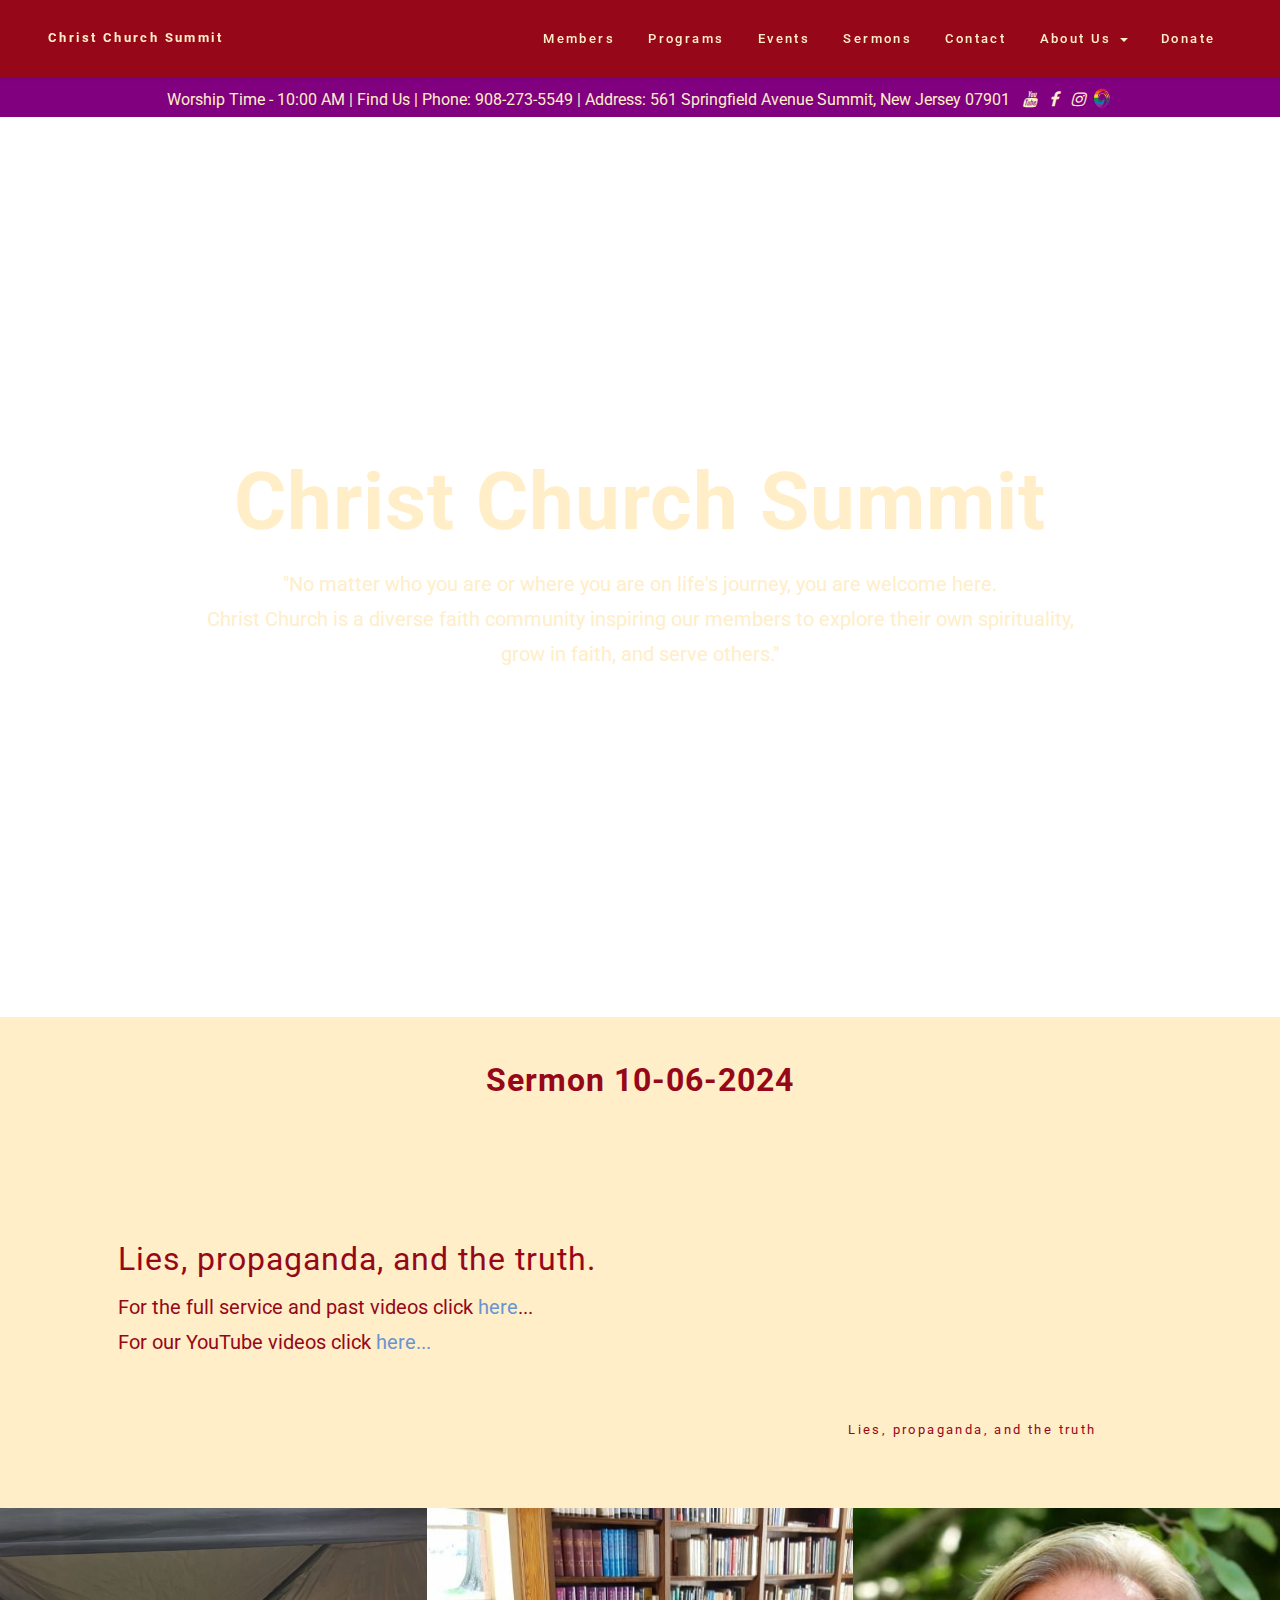
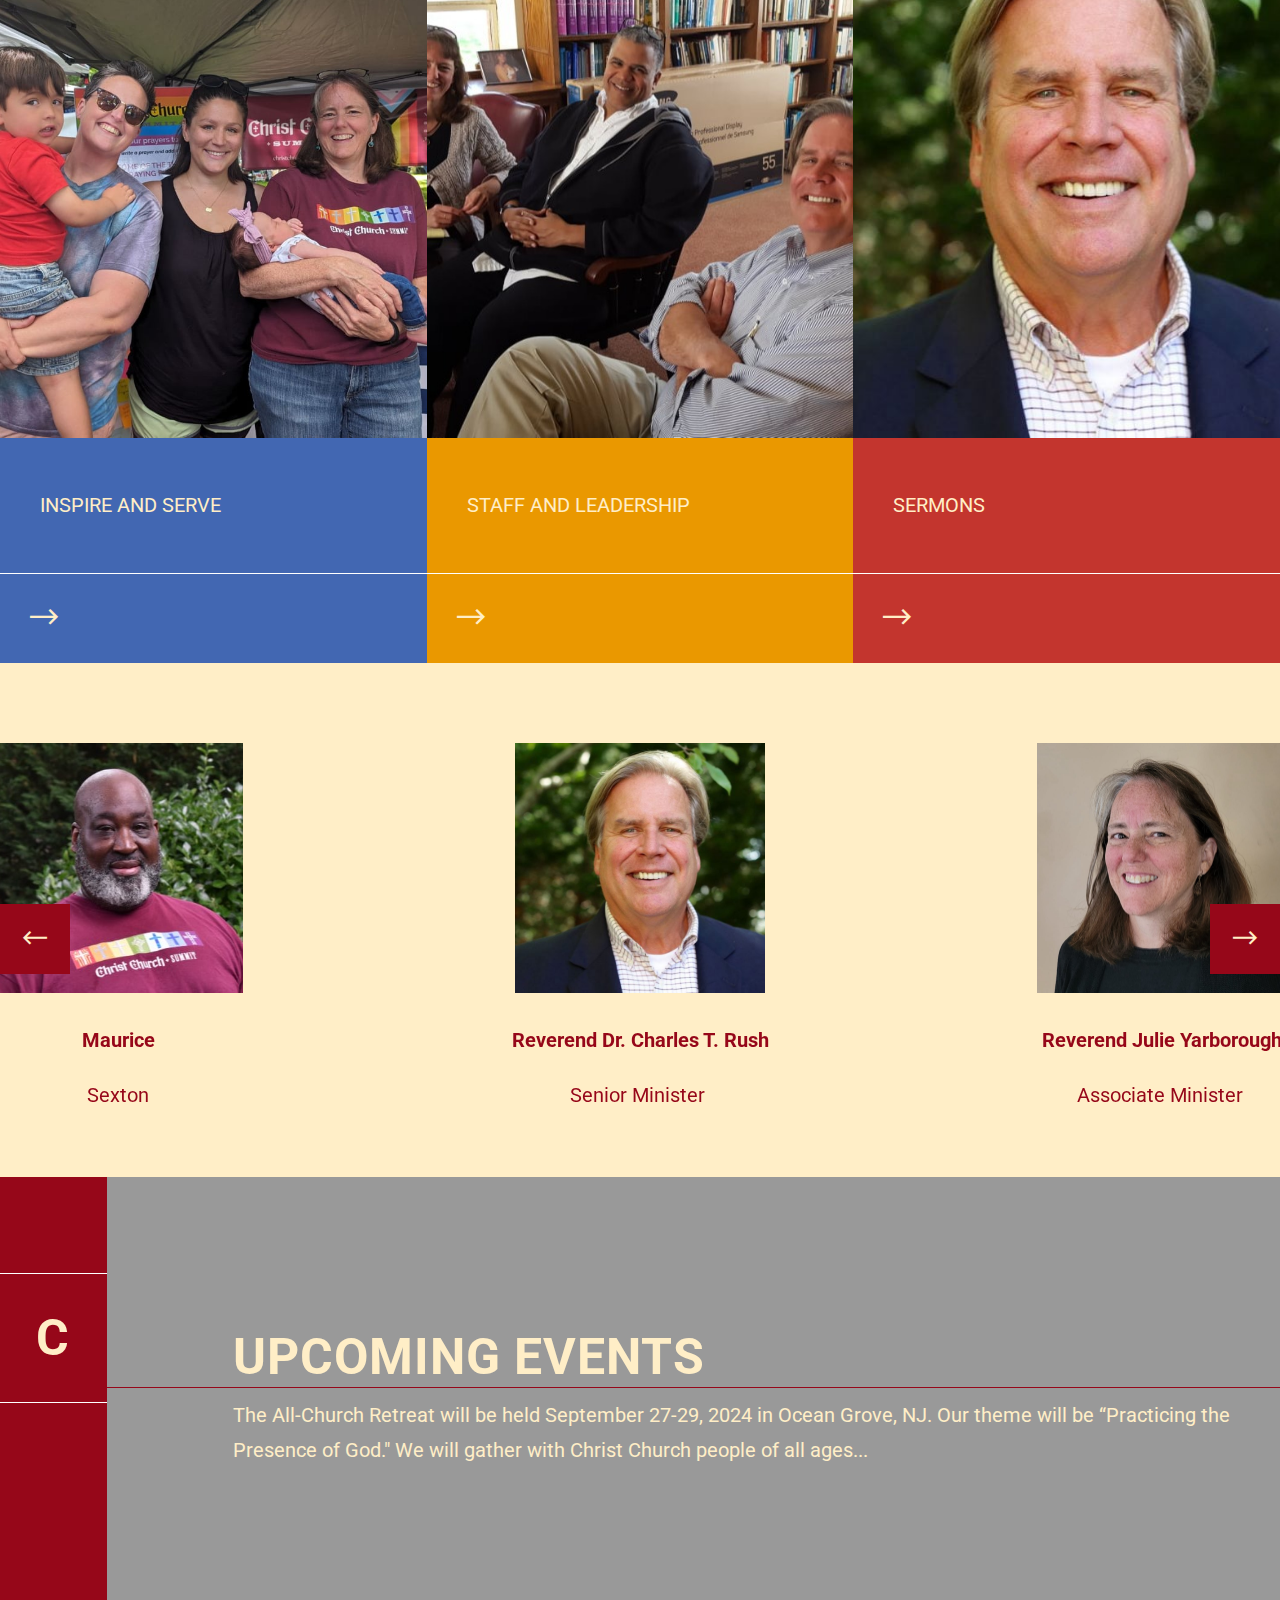
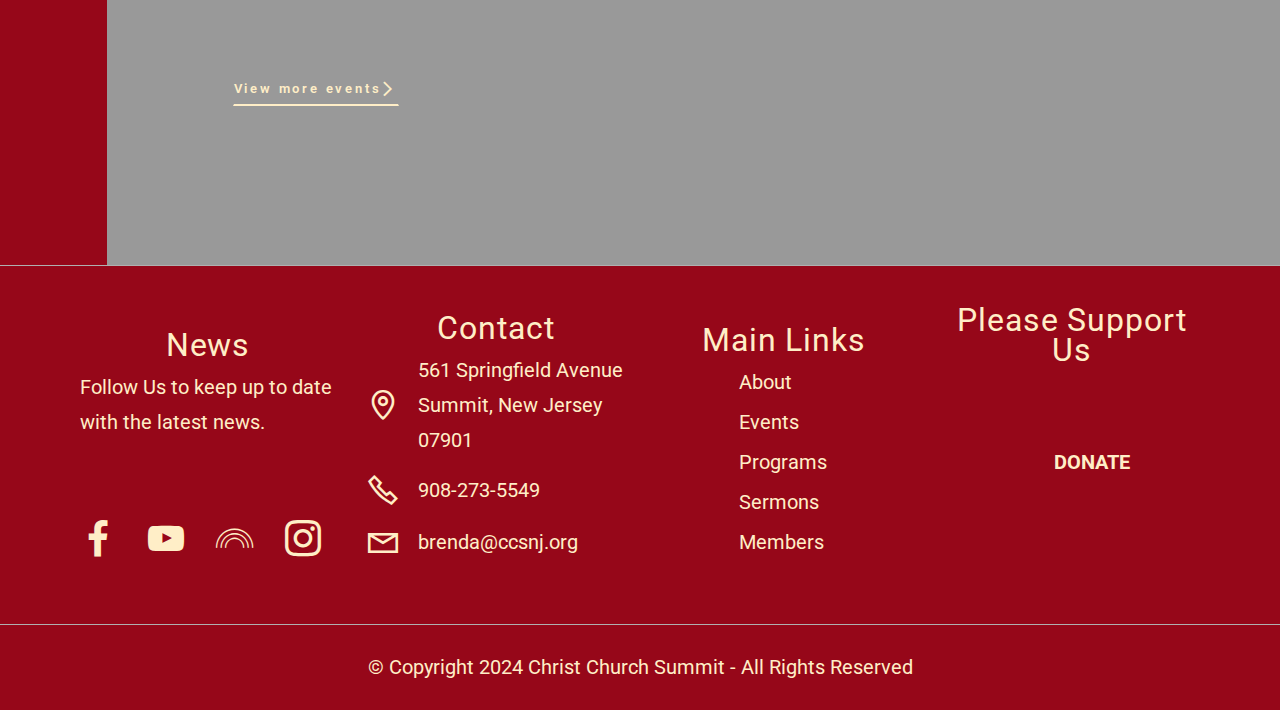
<file: index.html>
<!DOCTYPE html>
<html  >
<head>
  <!-- Site made with Mobirise Website Builder v5.9.18, https://mobirise.com -->
  <meta charset="UTF-8">
  <meta http-equiv="X-UA-Compatible" content="IE=edge">
  <meta name="generator" content="Mobirise v5.9.18, mobirise.com">
  <meta name="viewport" content="width=device-width, initial-scale=1, minimum-scale=1">
  <link rel="shortcut icon" href="assets/images/favicon-1.ico" type="image/x-icon">
  <meta name="description" content="">
  
  
  <title>Home</title>
  <link rel="stylesheet" href="assets/iconsMind/style.css">
  <link rel="stylesheet" href="assets/FontAwesome/css/font-awesome.css">
  <link rel="stylesheet" href="assets/web/assets/mobirise-icons2/mobirise2.css">
  <link rel="stylesheet" href="assets/bootstrap/css/bootstrap.min.css">
  <link rel="stylesheet" href="assets/bootstrap/css/bootstrap-grid.min.css">
  <link rel="stylesheet" href="assets/bootstrap/css/bootstrap-reboot.min.css">
  <link rel="stylesheet" href="assets/parallax/jarallax.css">
  <link rel="stylesheet" href="assets/popup-overlay-plugin/style.css">
  <link rel="stylesheet" href="assets/dropdown/css/style.css">
  <link rel="stylesheet" href="assets/socicon/css/styles.css">
  <link rel="stylesheet" href="assets/theme/css/style.css">
  <link rel="stylesheet" href="assets/recaptcha.css">
  <link rel="preload" href="https://fonts.googleapis.com/css?family=Roboto:100,100i,300,300i,400,400i,500,500i,700,700i,900,900i&display=swap" as="style" onload="this.onload=null;this.rel='stylesheet'">
  <noscript><link rel="stylesheet" href="https://fonts.googleapis.com/css?family=Roboto:100,100i,300,300i,400,400i,500,500i,700,700i,900,900i&display=swap"></noscript>
  <link rel="preload" as="style" href="assets/mobirise/css/mbr-additional.css?v=A4bdXi"><link rel="stylesheet" href="assets/mobirise/css/mbr-additional.css?v=A4bdXi" type="text/css">

  
  
  
</head>
<body>
  
  <section data-bs-version="5.1" class="menu menu3 cid-uqC8O3Xe0a" once="menu" id="menu3-26">
    
    <nav class="navbar navbar-dropdown navbar-fixed-top navbar-expand-lg">
        <div class="container-fluid">
            <div class="navbar-brand">
                
                <span class="navbar-caption-wrap"><a class="navbar-caption text-primary display-4" href="index.html">Christ Church Summit</a></span>
            </div>
            <button class="navbar-toggler" type="button" data-toggle="collapse" data-bs-toggle="collapse" data-target="#navbarSupportedContent" data-bs-target="#navbarSupportedContent" aria-controls="navbarNavAltMarkup" aria-expanded="false" aria-label="Toggle navigation">
                <div class="hamburger">
                    <span></span>
                    <span></span>
                    <span></span>
                    <span></span>
                </div>
            </button>
            <div class="collapse navbar-collapse" id="navbarSupportedContent">
                <ul class="navbar-nav nav-dropdown nav-right" data-app-modern-menu="true"><li class="nav-item"><a class="nav-link link text-primary display-4" href="members.html">Members</a></li>
                    <li class="nav-item"><a class="nav-link link text-primary display-4" href="programs.html">Programs</a></li>
                    <li class="nav-item"><a class="nav-link link text-primary display-4" href="events.html">Events</a></li><li class="nav-item"><a class="nav-link link text-primary display-4" href="sermons.html">Sermons</a></li><li class="nav-item"><a class="nav-link link text-primary display-4" href="contact.html">Contact</a></li><li class="nav-item dropdown"><a class="nav-link link dropdown-toggle text-primary display-4" href="index.html" data-toggle="dropdown-submenu" data-bs-toggle="dropdown" data-bs-auto-close="outside" aria-expanded="false">About Us</a><div class="dropdown-menu" aria-labelledby="dropdown-165"><a class="dropdown-item text-primary display-4" href="staff.html">Staff</a><a class="show dropdown-item text-primary display-4" href="social.html#eb-instagram-feed-z">Photos</a><a class="dropdown-item text-primary display-4" href="social.html">Social</a><a class="dropdown-item text-primary display-4" href="about.html">About</a><a class="dropdown-item text-primary display-4" href="spotlight.html">Spotlight</a></div></li><li class="nav-item"><a class="nav-link link text-primary display-4" href="https://ccsnj.breezechms.com/give/online">Donate</a></li></ul>
                
                
            </div>
        </div>
    </nav>
</section>

<section data-bs-version="5.1" class="content1 churchm5 cid-uqCQjzsu1s" id="content1-2b">

    

    
    

    <div class="container-fluid">
        <div class="row">
            <div class="col-12 col-lg-10">
                <div class="title-wrapper">
                    <span class="mbr-section-title mbr-fonts-style display-7">Worship Time - 10:00 AM | <a href="https://www.christchurchsummit.org/" class="text-primary">Find Us</a> | Phone: <a href="tel:908-273-5549" class="text-primary">908-273-5549</a> | Address: <a href="index.html#contacts3-s" class="text-primary">561 Springfield Avenue Summit, New Jersey 07901</a>&nbsp;</span>
                    <span> 
						<ul>
                            <li>
                                <a target="_blank" href="https://www.youtube.com/channel/UCFAoOToV5tIcyXGZK3VITTg"><i class="fa fa-youtube" aria-hidden="true"></i></a>
                                 </li>
							<li>
                                <a target="_blank" href="https://www.facebook.com/Christ.Church.Summit?sk=wall"><i class="fa fa-facebook" aria-hidden="true"></i></a>
                                
                            </li>
							<li>
                                <a target="_blank" href="https://www.instagram.com/christchurchsummit/">
                                <i class="fa fa-instagram" aria-hidden="true"></i></a>
                            </li>
                            <li>
                                <a target="_blank" href="https://www.ucc.org/what-we-do/justice-local-church-ministries/justice/health-and-wholeness-advocacy-ministries/lgbt/">
                                    <img src="assets/images/ucc.ico" width="20" height="20" style="vertical-align:bottom" alt=""></a>
                            </li>
						</ul> </span>
                </div>
                
            </div>
        </div>
    </div>
</section>

<section data-bs-version="5.1" class="header1 churchm5 cid-urtzcIMkes mbr-fullscreen" data-bg-video="https://youtu.be/q5IG1Jns6oE" id="header1-2i">

    

    <div class="mbr-fallback-image disabled"></div>
    <div class="mbr-overlay" style="opacity: 0.1; background-color: rgb(255, 255, 255);">
    </div>

    <div class="container-fluid">
        <div class="row">
            <div class="col-12">
                <div class="title-wrapper">
                    <h1 class="mbr-section-title mbr-fonts-style display-1"><strong>Christ Church Summit</strong></h1>
                    <p class="mbr-text mbr-fonts-style display-7">"No matter who you are or where you are on life's journey, you are welcome here. <br>Christ Church is a diverse faith community inspiring our members to explore their own spirituality, <br>grow in faith, and serve others."
                    </p>
                    
                </div>
            </div>
        </div>
    </div>
</section>

<section data-bs-version="5.1" class="video5 cid-uqCTCsFRnA" id="video5-2g">
    

    
    
    <div class="container">
        <div class="title-wrapper mb-5">
            <h4 class="mbr-section-title mbr-fonts-style mb-0 display-5"><strong>Sermon 10-06-2024</strong></h4>
        </div>
        <div class="row align-items-center">
            <div class="col-12 col-lg-5 video-block">
                <div class="video-wrapper"><iframe class="mbr-embedded-video" src="https://www.youtube.com/embed/k2llP0MmZFk?rel=0&amp;amp;&amp;showinfo=0&amp;autoplay=0&amp;loop=0" width="1280" height="720" frameborder="0" allowfullscreen></iframe></div>
                <p class="mbr-description pt-2 mbr-fonts-style display-4">Lies, propaganda, and the truth</p>
            </div>
            <div class="col-12 col-lg">
                <div class="text-wrapper">
                    <h3 class="mbr-section-subtitle mbr-fonts-style mb-3 display-5">Lies, propaganda, and the truth.</h3>
                    <p class="mbr-text mbr-fonts-style display-7">For the full service and past videos click <a href="https://youtube.com/@christchurchsummitnj2502/videos" class="text-warning">here</a>...&nbsp;<br>For our YouTube videos click <a href="https://www.youtube.com/@christchurchsummitnj2502/videos" class="text-warning">here...</a></p>
                </div>
            </div>
        </div>
    </div>
</section>

<section data-bs-version="5.1" class="features2 churchm5 cid-tBH7lncHZC" id="features2-4">

    

    
    

    <div class="container-fluid">
        <div class="row">
            <div class="item features-image col-12 col-lg-4">
                <div class="item-wrapper">
                    <div class="item-img">
                        <img src="assets/images/image000000-1154x869.jpg" alt="Serve">
                    </div>
                    <div class="item-content">
                        <h5 class="item-title mbr-fonts-style display-7">INSPIRE AND SERVE</h5>
                        <a class="link-wrap" href="programs.html">
                            <span class="mbr-iconfont mobi-mbri-right mobi-mbri"></span>
                        </a>
                    </div>
                </div>
            </div>
            <div class="item features-image col-12 col-lg-4">
                <div class="item-wrapper">
                    <div class="item-img">
                        <img src="assets/images/copy-of-chuckmarkjulie-1154x649.jpeg" alt="Staff">
                    </div>
                    <div class="item-content">
                        <h5 class="item-title mbr-fonts-style display-7">STAFF AND LEADERSHIP</h5>
                        <a class="link-wrap" href="staff.html">
                            <span class="mbr-iconfont mobi-mbri-right mobi-mbri"></span>
                        </a>
                    </div>
                </div>
            </div>
            <div class="item features-image col-12 col-lg-4">
                <div class="item-wrapper">
                    <div class="item-img">
                        <img src="assets/images/drcharles-600x600.jpg" alt="Sermons">
                    </div>
                    <div class="item-content">
                        <h5 class="item-title mbr-fonts-style display-7">SERMONS</h5>
                        <a class="link-wrap" href="sermons.html">
                            <span class="mbr-iconfont mobi-mbri-right mobi-mbri"></span>
                        </a>
                    </div>
                </div>
            </div>
        </div>
    </div>
</section>

<section data-bs-version="5.1" class="slider2 mbr-embla churchm5 cid-tBH7K2zyIF" id="slider2-d">

    

    
    
    <div class="container-fluid">
        <div class="row">
            <div class="col-12">
                <div class="embla position-relative" data-skip-snaps="true" data-align="center" data-contain-scroll="trimSnaps" data-loop="true" data-auto-play="true" data-auto-play-interval="6" data-draggable="true">
                    <div class="embla__viewport">
                        <div class="embla__container">
                            
                            
                            <div class="embla__slide slider-image item active" style="margin-left: 1rem; margin-right: 1rem;">
                                <div class="card-wrap">
                                    <div class="item-wrapper position-relative">
                                        <div class="image-wrap">
                                            
                                        <a href="staff.html"><img src="assets/images/drcharles-600x600.jpg" alt="Chuck" data-slide-to="1" data-bs-slide-to="1"></a></div>
                                    </div>
                                    <div class="content-wrap">
                                        <h4 class="mbr-name mbr-fonts-style display-7"><strong>Reverend Dr. Charles T. Rush</strong></h4>
                                        <p class="mbr-text mbr-fonts-style display-7">Senior Minister&nbsp;<br></p>
                                    </div>
                                </div>
                            </div><div class="embla__slide slider-image item" style="margin-left: 1rem; margin-right: 1rem;">
                                <div class="card-wrap">
                                    <div class="item-wrapper position-relative">
                                        <div class="image-wrap">
                                            
                                        <a href="staff.html"><img src="assets/images/20240909-103957-1000x1075.jpg" alt="Julie" data-slide-to="2" data-bs-slide-to="2"></a></div>
                                    </div>
                                    <div class="content-wrap">
                                        <h4 class="mbr-name mbr-fonts-style display-7"><strong>Reverend Julie Yarborough</strong></h4>
                                        <p class="mbr-text mbr-fonts-style display-7">Associate Minister&nbsp;<br></p>
                                    </div>
                                </div>
                            </div><div class="embla__slide slider-image item" style="margin-left: 1rem; margin-right: 1rem;">
                                <div class="card-wrap">
                                    <div class="item-wrapper position-relative">
                                        <div class="image-wrap">
                                            
                                        <a href="staff.html"><img src="assets/images/mark-headshot-8c6a8292-e1531692531923-589x600.jpg" alt="Mark" data-slide-to="3" data-bs-slide-to="3"></a></div>
                                    </div>
                                    <div class="content-wrap">
                                        <h4 class="mbr-name mbr-fonts-style display-7"><strong>Mark Miller</strong></h4>
                                        <p class="mbr-text mbr-fonts-style display-7">Minister of Music&nbsp;<br></p>
                                    </div>
                                </div>
                            </div>
                            <div class="embla__slide slider-image item" style="margin-left: 1rem; margin-right: 1rem;">
                                <div class="card-wrap">
                                    <div class="item-wrapper position-relative">
                                        <div class="image-wrap">
                                            
                                        <a href="staff.html"><img src="assets/images/matthew-chi-494x494.jpg" alt="Matthew" data-slide-to="4" data-bs-slide-to="4"></a></div>
                                    </div>
                                    <div class="content-wrap">
                                        <h4 class="mbr-name mbr-fonts-style display-7">
                                            <strong>Matthew</strong></h4>
                                        <p class="mbr-text mbr-fonts-style display-7">
                                            Choir
                                        </p>
                                    </div>
                                </div>
                            </div><div class="embla__slide slider-image item" style="margin-left: 1rem; margin-right: 1rem;">
                                <div class="card-wrap">
                                    <div class="item-wrapper position-relative">
                                        <div class="image-wrap">
                                            
                                        <a href="staff.html"><img src="assets/images/ashley-kile-494x494.jpg" alt="Ashley" data-slide-to="5" data-bs-slide-to="5"></a></div>
                                    </div>
                                    <div class="content-wrap">
                                        <h4 class="mbr-name mbr-fonts-style display-7">
                                            <strong>Ashley</strong></h4>
                                        <p class="mbr-text mbr-fonts-style display-7">Director of Youth &amp; Children’s Ministries&nbsp;<br></p>
                                    </div>
                                </div>
                            </div><div class="embla__slide slider-image item" style="margin-left: 1rem; margin-right: 1rem;">
                                <div class="card-wrap">
                                    <div class="item-wrapper position-relative">
                                        <div class="image-wrap">
                                            
                                        <a href="staff.html"><img src="assets/images/copy-of-maurice-headshot-2022-525x350.jpeg" alt="Mobirise Website Builder" data-slide-to="6" data-bs-slide-to="6"></a></div>
                                    </div>
                                    <div class="content-wrap">
                                        <h4 class="mbr-name mbr-fonts-style display-7">
                                            <strong>Maurice</strong></h4>
                                        <p class="mbr-text mbr-fonts-style display-7">
                                            Sexton</p>
                                    </div>
                                </div>
                            </div>
                            
                            
                        </div>
                    </div>
                    <button class="embla__button embla__button--prev">
                        <span class="mbr-iconfont mobi-mbri-left mobi-mbri" aria-hidden="true"></span>
                        <span class="sr-only visually-hidden visually-hidden visually-hidden">Previous</span>
                    </button>
                    <button class="embla__button embla__button--next">
                        <span class="mbr-iconfont mobi-mbri-right mobi-mbri" aria-hidden="true"></span>
                        <span class="sr-only visually-hidden visually-hidden visually-hidden">Next</span>
                    </button>
                </div>
            </div>
        </div>
    </div>
</section>

<section data-bs-version="5.1" class="content2 churchm5 cid-tBH7nBtwsX mbr-parallax-background" id="content2-5">

    

    
    <div class="mbr-overlay" style="opacity: 0.4; background-color: rgb(0, 0, 0);">
    </div>

    <div class="container-fluid">
        <div class="row">
            <div class="col-12 col-lg-1 card">
                <div class="box-wrapper">
                    <p class="mbr-box mbr-fonts-style display-2">
                        <strong>C</strong>
                    </p>
                </div>
            </div>
            <div class="col-12 col-lg-11 card">
                <div class="title-wrapper">
                    <h3 class="mbr-section-subtitle mbr-fonts-style display-2"><strong>
                        UPCOMING EVENTS</strong></h3>
                    <div class="title-wrap">
                        <h2 class="mbr-section-title mbr-fonts-style display-7">The All-Church Retreat will be held September 27-29, 2024 in Ocean Grove, NJ. Our theme will be “Practicing the Presence of God." We will gather with Christ Church people of all ages...
<br>
                        <div>
</div><div><br></div></h2>
                        <div class="mbr-section-btn"><a class="btn btn-primary-outline display-4" href="events.html">
                                <span class="mobi-mbri mobi-mbri-arrow-next mbr-iconfont mbr-iconfont-btn"></span>
                                View more events</a></div>
                    </div>
                </div>
            </div>
        </div>
    </div>
</section>

<section data-bs-version="5.1" class="footer01 essencem5 cid-upY3797Kto" once="footers" id="footer01-1f">
    

    
    

    <div class="container-fluid">
        <div class="row row-main flex-row-reverse">
            <div class="col-12 col-lg-3 card">
                <div class="title-wrapper">
                    <h2 class="mbr-section-title mbr-fonts-style display-5">
                        Please Support Us</h2>
                    <p class="mbr-text mbr-fonts-style display-7"><br><br><strong>&nbsp; &nbsp; &nbsp; &nbsp; &nbsp; &nbsp; &nbsp; &nbsp; &nbsp; &nbsp; &nbsp; DONATE<br></strong><br><br><br></p>
                </div>
            </div>
            <div class="col-12 col-lg-3 card">
                <div class="nav-wrapper">
                    <h3 class="mbr-section-subtitle mbr-fonts-style display-5">
                        Main Links</h3>
                    <ul class="list mbr-fonts-style display-7">
                        <li class="item-wrap"><a href="about.html" class="text-primary">About</a></li>
                        <li class="item-wrap"><a href="events.html" class="text-primary">Events</a></li>
                        <li class="item-wrap"><a href="programs.html" class="text-primary">Programs</a></li>
                        <li class="item-wrap"><a href="sermons.html" class="text-primary">Sermons</a></li>
                        <li class="item-wrap"><span style="font-size: 1.25rem; background-color: transparent;"><a href="members.html" class="text-primary">Members</a>&nbsp;</span><br></li>
                    </ul>
                </div>
            </div>
            <div class="col-12 col-lg-3 card">
                <div class="contacts-wrapper">
                    <h3 class="mbr-section-subtitle mbr-fonts-style display-5">
                        Contact<br>
                    </h3>
                    <div class="contacts-wrap">
                        <div class="item-contact">
                            <div class="item-wrap">
                                <span class="mbr-iconfont mobi-mbri-map-pin mobi-mbri"></span>
                                <a href="#">
                                    <p class="mbr-contact mbr-fonts-style display-7">561 Springfield Avenue
<br>Summit, New Jersey 07901<br></p>
                                </a>
                            </div>
                        </div>
                        <div class="item-contact">
                            <div class="item-wrap">
                                <span class="mbr-iconfont mobi-mbri-phone mobi-mbri"></span>
                                <a href="#">
                                    <p class="mbr-contact mbr-fonts-style display-7">
                                        908-273-5549
                                    </p>
                                </a>
                            </div>
                        </div>
                        <div class="item-contact">
                            <div class="item-wrap">
                                <span class="mbr-iconfont mobi-mbri-letter mobi-mbri"></span>
                                <a href="#">
                                    <p class="mbr-contact mbr-fonts-style display-7">
                                        brenda@ccsnj.org
                                    </p>
                                </a>
                            </div>
                        </div>
                    </div>
                </div>
            </div>
            <div class="col-12 col-lg-3 card">
                <div class="desc-wrapper">
                    <h3 class="mbr-section-subtitle mbr-fonts-style display-5">
                        News
                    </h3>
                    <p class="mbr-desc mbr-fonts-style display-7">
                        Follow Us to keep up to date with the latest news.<br><br><br>
                    </p>
                    
                    <div class="social-wrapper">
                        <div class="social-wrap">
                            <div class="soc-item">
                                <a href="https://www.facebook.com/Christ.Church.Summit?sk=wall">
                                    <span class="mbr-iconfont socicon-facebook socicon"></span>
                                </a>
                            </div>
                            <div class="soc-item">
                                <a href="https://www.youtube.com/channel/UCFAoOToV5tIcyXGZK3VITTg">
                                    <span class="mbr-iconfont socicon-youtube socicon"></span>
                                </a>
                            </div>
                            <div class="soc-item">
                                <a href="https://www.ucc.org/what-we-do/justice-local-church-ministries/justice/health-and-wholeness-advocacy-ministries/lgbt/">
                                    <span class="mbr-iconfont imind-rainbow"></span>
                                </a>
                            </div>
                            <div class="soc-item">
                                <a href="https://www.instagram.com/christchurchsummit/">
                                    <span class="mbr-iconfont socicon-instagram socicon"></span>
                                </a>
                            </div>
                        </div>
                    </div>
                </div>
            </div>
        </div>
        <div class="row">
            <div class="col-12">
                <p class="mbr-copy mbr-fonts-style display-7">
                    © Copyright 2024 Christ Church Summit - All Rights Reserved
                </p>
            </div>
        </div>
    </div>
</section>

<div class="modal mbr-popup cid-uqeOTDiLAB fade" tabindex="-1" role="dialog" data-overlay-color="#000000" data-overlay-opacity="0" data-on-timer-delay="2" id="mbr-popup-1t" aria-hidden="true">
        <div class="modal-dialog modal-xl modal-dialog-centered" role="document">
            <div class="modal-content" id="hideme">
                <div class="container position-static margin-center-pos">
                    <div class="modal-header pb-0">
                        <h5 class="modal-title mbr-fonts-style display-7"><strong>Sunday Service In-Person and Online at 10:00 AM ET</strong></h5>
                       <!-- <button type="button" class="close d-flex" data-dismiss="modal" data-bs-dismiss="modal" aria-label="Close"> 
                        
                            <svg version="1.1" xmlns="http://www.w3.org/2000/svg" width="23" height="23" viewBox="0 0 23 23" fill="currentColor"> 
                                <path d="M13.4 12l10.3 10.3-1.4 1.4L12 13.4 1.7 23.7.3 22.3 10.6 12 .3 1.7 1.7.3 12 10.6 22.3.3l1.4 1.4L13.4 12z">
                                </path>
                            </svg>
                        </button> -->
                    </div>

                    <div class="modal-body">
                        <p class="mbr-text mbr-fonts-style display-7">View online at <a href="http://www.youtube.ccsnj.org" class="text-warning">www.youtube.ccsnj.org</a>.
<br>Please subscribe to our YouTube channel.<br>Services will also stream on Facebook at <a href="http://www.facebook.com/Christ.Church.Summit" class="text-warning">facebook.com/Christ.Church.Summit</a>. Replays will be available.</p>

                        <div>
                            
                            

                            
                        </div>
                    </div>

                    
                </div>
            </div>
        </div>
    </div>


<script src="assets/bootstrap/js/bootstrap.bundle.min.js"></script>
  <script src="assets/parallax/jarallax.js"></script>
  <script src="assets/smoothscroll/smooth-scroll.js"></script>
  <script src="assets/ytplayer/index.js"></script>
  <script src="assets/dropdown/js/navbar-dropdown.js"></script>
  <script src="assets/vimeoplayer/player.js"></script>
  <script src="assets/playervimeo/vimeo_player.js"></script>
  <script src="assets/embla/embla.min.js"></script>
  <script src="assets/embla/script.js"></script>
  <script src="assets/popup-plugin/script.js"></script>
  <script src="assets/popup-ontimer-plugin/script.js"></script>
  <script src="assets/popup-overlay-plugin/script.js"></script>
  <script src="assets/theme/js/script.js"></script>
  <script src="assets/formoid.min.js"></script>
  
  
  <script>
const timeoutDuration = 24 * 60 * 60 * 1000;
const myTimeout = setTimeout(hideMe, 9000);
var isSeen = false;

x = document.getElementById("hideme");

function hideMe() {

if (x.style.display !== 'none') {
    isSeen = true;
    x.style.display = 'none';
    
 }
 
}
</script>
</body>
</html>
</file>
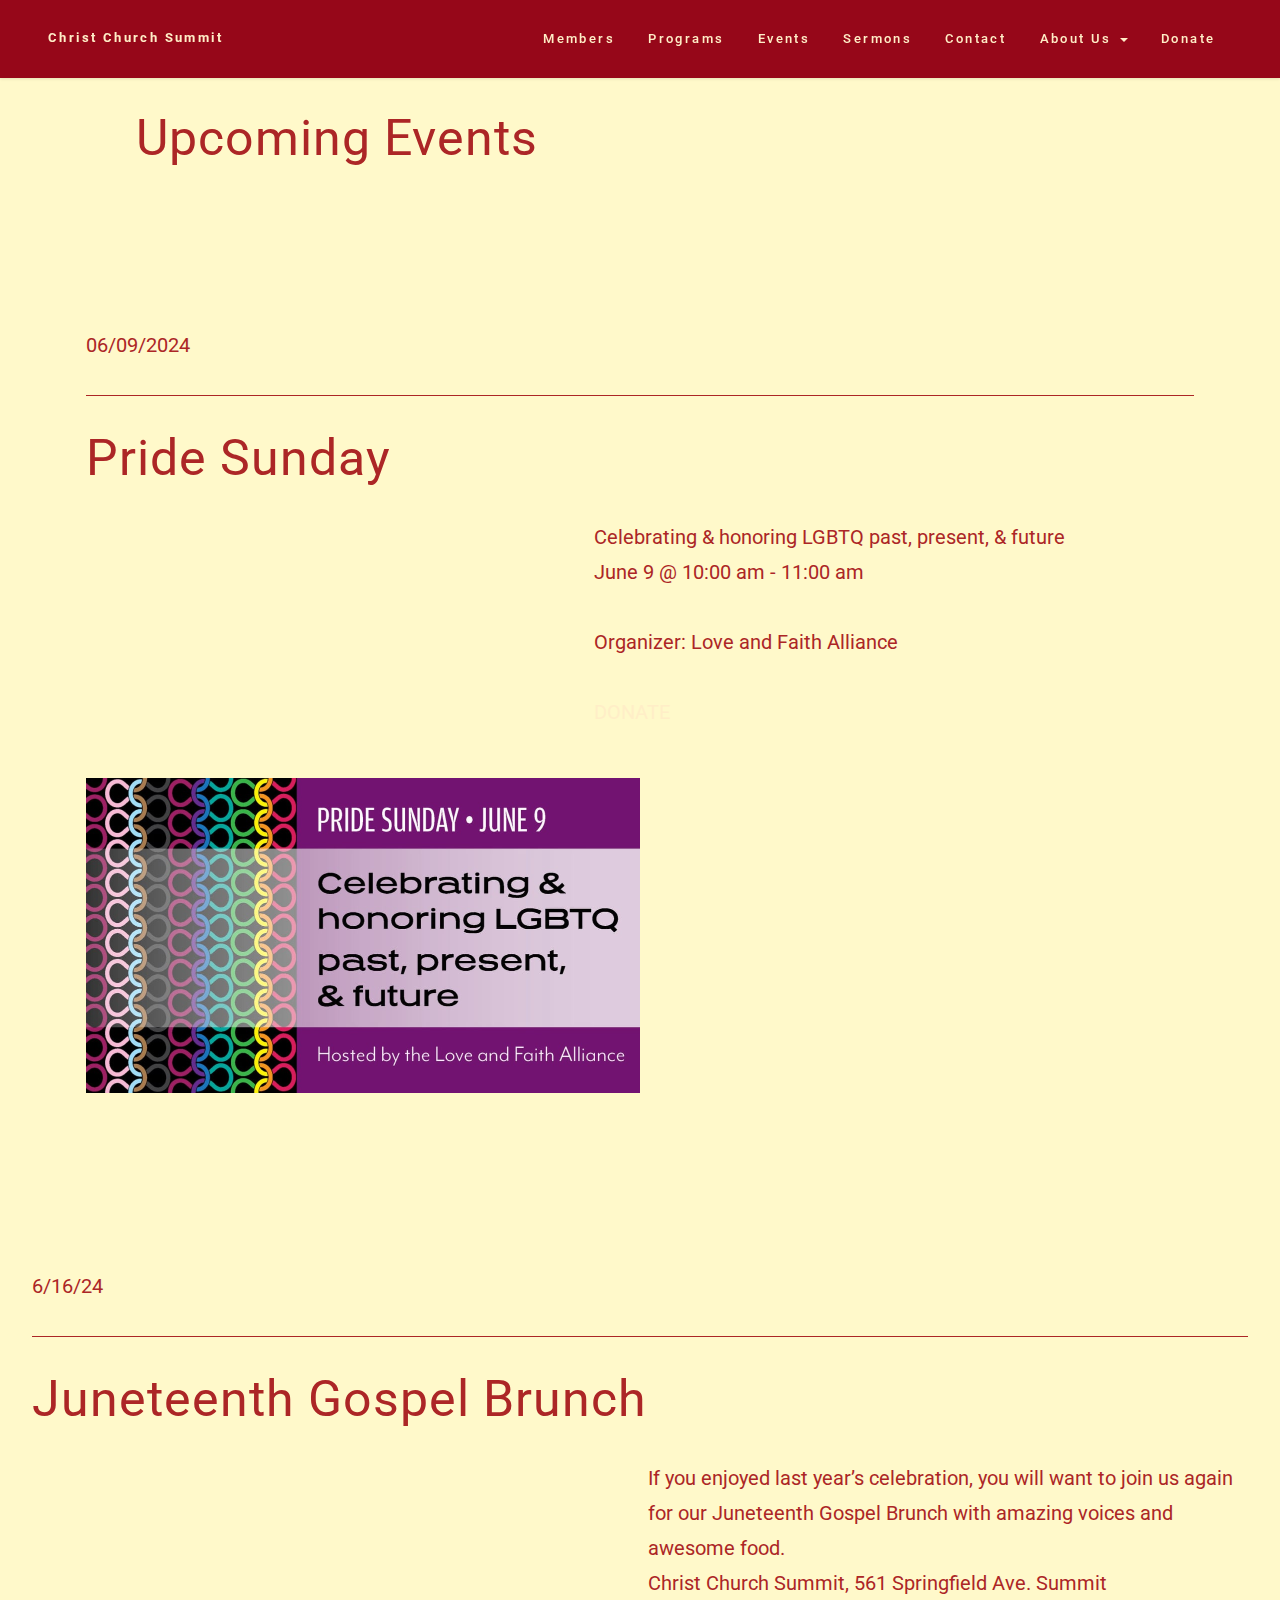
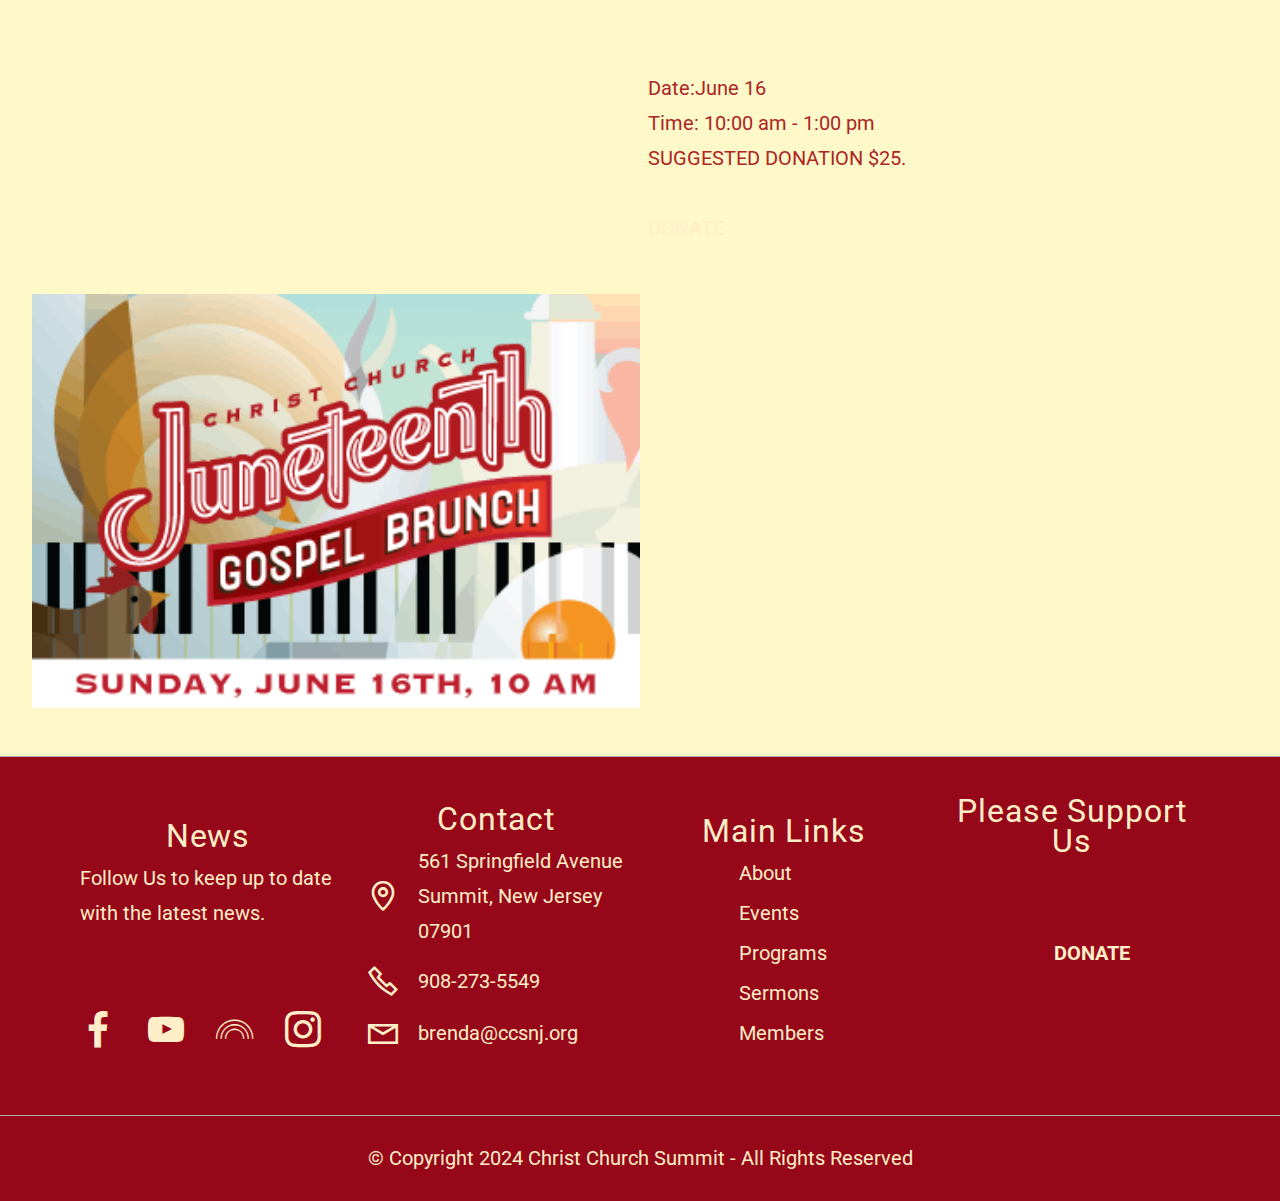
<file: events.html>
<!DOCTYPE html>
<html  >
<head>
  <!-- Site made with Mobirise Website Builder v5.9.18, https://mobirise.com -->
  <meta charset="UTF-8">
  <meta http-equiv="X-UA-Compatible" content="IE=edge">
  <meta name="generator" content="Mobirise v5.9.18, mobirise.com">
  <meta name="viewport" content="width=device-width, initial-scale=1, minimum-scale=1">
  <link rel="shortcut icon" href="assets/images/favicon-1.ico" type="image/x-icon">
  <meta name="description" content="">
  
  
  <title>Events | Christ Church Summit</title>
  <link rel="stylesheet" href="assets/iconsMind/style.css">
  <link rel="stylesheet" href="assets/web/assets/mobirise-icons2/mobirise2.css">
  <link rel="stylesheet" href="assets/bootstrap/css/bootstrap.min.css">
  <link rel="stylesheet" href="assets/bootstrap/css/bootstrap-grid.min.css">
  <link rel="stylesheet" href="assets/bootstrap/css/bootstrap-reboot.min.css">
  <link rel="stylesheet" href="assets/popup-overlay-plugin/style.css">
  <link rel="stylesheet" href="assets/dropdown/css/style.css">
  <link rel="stylesheet" href="assets/socicon/css/styles.css">
  <link rel="stylesheet" href="assets/theme/css/style.css">
  <link rel="preload" href="https://fonts.googleapis.com/css?family=Roboto:100,100i,300,300i,400,400i,500,500i,700,700i,900,900i&display=swap" as="style" onload="this.onload=null;this.rel='stylesheet'">
  <noscript><link rel="stylesheet" href="https://fonts.googleapis.com/css?family=Roboto:100,100i,300,300i,400,400i,500,500i,700,700i,900,900i&display=swap"></noscript>
  <link rel="preload" as="style" href="assets/mobirise/css/mbr-additional.css?v=A3avVf"><link rel="stylesheet" href="assets/mobirise/css/mbr-additional.css?v=A3avVf" type="text/css">

  
  
  
</head>
<body>
  
  <section data-bs-version="5.1" class="menu menu3 cid-uqC8O3Xe0a" once="menu" id="menu3-26">
    
    <nav class="navbar navbar-dropdown navbar-fixed-top navbar-expand-lg">
        <div class="container-fluid">
            <div class="navbar-brand">
                
                <span class="navbar-caption-wrap"><a class="navbar-caption text-primary display-4" href="index.html">Christ Church Summit</a></span>
            </div>
            <button class="navbar-toggler" type="button" data-toggle="collapse" data-bs-toggle="collapse" data-target="#navbarSupportedContent" data-bs-target="#navbarSupportedContent" aria-controls="navbarNavAltMarkup" aria-expanded="false" aria-label="Toggle navigation">
                <div class="hamburger">
                    <span></span>
                    <span></span>
                    <span></span>
                    <span></span>
                </div>
            </button>
            <div class="collapse navbar-collapse" id="navbarSupportedContent">
                <ul class="navbar-nav nav-dropdown nav-right" data-app-modern-menu="true"><li class="nav-item"><a class="nav-link link text-primary display-4" href="members.html">Members</a></li>
                    <li class="nav-item"><a class="nav-link link text-primary display-4" href="programs.html">Programs</a></li>
                    <li class="nav-item"><a class="nav-link link text-primary display-4" href="events.html">Events</a></li><li class="nav-item"><a class="nav-link link text-primary display-4" href="sermons.html">Sermons</a></li><li class="nav-item"><a class="nav-link link text-primary display-4" href="contact.html">Contact</a></li><li class="nav-item dropdown"><a class="nav-link link dropdown-toggle text-primary display-4" href="index.html" data-toggle="dropdown-submenu" data-bs-toggle="dropdown" data-bs-auto-close="outside" aria-expanded="false">About Us</a><div class="dropdown-menu" aria-labelledby="dropdown-165"><a class="dropdown-item text-primary display-4" href="staff.html">Staff</a><a class="show dropdown-item text-primary display-4" href="social.html#eb-instagram-feed-z">Photos</a><a class="dropdown-item text-primary display-4" href="social.html">Social</a><a class="dropdown-item text-primary display-4" href="about.html">About</a><a class="dropdown-item text-primary display-4" href="spotlight.html">Spotlight</a></div></li><li class="nav-item"><a class="nav-link link text-primary display-4" href="https://ccsnj.breezechms.com/give/online">Donate</a></li></ul>
                
                
            </div>
        </div>
    </nav>
</section>

<section data-bs-version="5.1" class="content4 cid-upXUOwfDv3" id="content4-1c">
    

    
    
    <div class="container-fluid">
        <div class="row justify-content-center">
            <div class="title col-md-12 col-lg-10">
                <h3 class="mbr-section-title mbr-fonts-style align-center mb-4 display-2">
                    Upcoming Events</h3>
                
                
            </div>
        </div>
    </div>
</section>

<section data-bs-version="5.1" class="buildm5 article4 cid-upXUCrQji4" id="article4-1b">
	
	
	
	<div class="container">
		<div class="row">
			<div class="content-wrap col-12 col-md-12">
				<h2 class="mbr-section-subtitle mbr-fonts-style mbr-white mb-4 display-7">06/09/2024</h2>
				<div class="col-12">
					<div class="line"></div>
				</div>

				<h1 class="mbr-section-title mbr-fonts-style mbr-white mb-4 display-2">Pride Sunday</h1>

				<p class="mbr-fonts-style mbr-text mbr-white mb-4 display-7">Celebrating &amp; honoring LGBTQ past, present, &amp; future<br>June 9 @ 10:00 am - 11:00 am<br><br>Organizer: Love and Faith Alliance<br><br><a href="https://ccsnj.breezechms.com/give/online" class="text-primary">DONATE</a></p>


				<div class="col-lg-6 mt-5">
					<div class="image-wrapper">
						<a href="https://ccsnj.breezechms.com/give/online"><img class="w-100" src="assets/images/pride-sunday2024-1108x629.jpg" alt="Mobirise Website Builder"></a>
					</div>
				</div>


			</div>
		</div>
	</div>
</section>

<section data-bs-version="5.1" class="buildm5 article4 cid-upXU4M90W3 mbr-fullscreen" id="article4-1a">
	
	
	
	<div class="container-fluid">
		<div class="row">
			<div class="content-wrap col-12 col-md-12">
				<h2 class="mbr-section-subtitle mbr-fonts-style mbr-white mb-4 display-7">6/16/24</h2>
				<div class="col-12">
					<div class="line"></div>
				</div>

				<h1 class="mbr-section-title mbr-fonts-style mbr-white mb-4 display-2">Juneteenth Gospel Brunch&nbsp;</h1>

				<p class="mbr-fonts-style mbr-text mbr-white mb-4 display-7">If you enjoyed last year’s celebration, you will want to join us again for our Juneteenth Gospel Brunch with amazing voices and awesome food.  <br>Christ Church Summit, 561 Springfield Ave. Summit <br><br><br>Date:June 16<br>Time: 10:00 am - 1:00 pm
<br>SUGGESTED DONATION $25.&nbsp;<br><br><a href="https://ccsnj.breezechms.com/give/online" class="text-primary">DONATE</a></p>


				<div class="col-lg-6 mt-5">
					<div class="image-wrapper">
						<a href="https://ccsnj.breezechms.com/give/online"><img class="w-100" src="assets/images/juneteenth-website-bulletin2024-352x240.png" alt="Mobirise Website Builder"></a>
					</div>
				</div>


			</div>
		</div>
	</div>
</section>

<section data-bs-version="5.1" class="footer01 essencem5 cid-upY3797Kto" once="footers" id="footer01-1f">
    

    
    

    <div class="container-fluid">
        <div class="row row-main flex-row-reverse">
            <div class="col-12 col-lg-3 card">
                <div class="title-wrapper">
                    <h2 class="mbr-section-title mbr-fonts-style display-5">
                        Please Support Us</h2>
                    <p class="mbr-text mbr-fonts-style display-7"><br><br><strong>&nbsp; &nbsp; &nbsp; &nbsp; &nbsp; &nbsp; &nbsp; &nbsp; &nbsp; &nbsp; &nbsp; DONATE<br></strong><br><br><br></p>
                </div>
            </div>
            <div class="col-12 col-lg-3 card">
                <div class="nav-wrapper">
                    <h3 class="mbr-section-subtitle mbr-fonts-style display-5">
                        Main Links</h3>
                    <ul class="list mbr-fonts-style display-7">
                        <li class="item-wrap"><a href="about.html" class="text-primary">About</a></li>
                        <li class="item-wrap"><a href="events.html" class="text-primary">Events</a></li>
                        <li class="item-wrap"><a href="programs.html" class="text-primary">Programs</a></li>
                        <li class="item-wrap"><a href="sermons.html" class="text-primary">Sermons</a></li>
                        <li class="item-wrap"><span style="font-size: 1.25rem; background-color: transparent;"><a href="members.html" class="text-primary">Members</a>&nbsp;</span><br></li>
                    </ul>
                </div>
            </div>
            <div class="col-12 col-lg-3 card">
                <div class="contacts-wrapper">
                    <h3 class="mbr-section-subtitle mbr-fonts-style display-5">
                        Contact<br>
                    </h3>
                    <div class="contacts-wrap">
                        <div class="item-contact">
                            <div class="item-wrap">
                                <span class="mbr-iconfont mobi-mbri-map-pin mobi-mbri"></span>
                                <a href="#">
                                    <p class="mbr-contact mbr-fonts-style display-7">561 Springfield Avenue
<br>Summit, New Jersey 07901<br></p>
                                </a>
                            </div>
                        </div>
                        <div class="item-contact">
                            <div class="item-wrap">
                                <span class="mbr-iconfont mobi-mbri-phone mobi-mbri"></span>
                                <a href="#">
                                    <p class="mbr-contact mbr-fonts-style display-7">
                                        908-273-5549
                                    </p>
                                </a>
                            </div>
                        </div>
                        <div class="item-contact">
                            <div class="item-wrap">
                                <span class="mbr-iconfont mobi-mbri-letter mobi-mbri"></span>
                                <a href="#">
                                    <p class="mbr-contact mbr-fonts-style display-7">
                                        brenda@ccsnj.org
                                    </p>
                                </a>
                            </div>
                        </div>
                    </div>
                </div>
            </div>
            <div class="col-12 col-lg-3 card">
                <div class="desc-wrapper">
                    <h3 class="mbr-section-subtitle mbr-fonts-style display-5">
                        News
                    </h3>
                    <p class="mbr-desc mbr-fonts-style display-7">
                        Follow Us to keep up to date with the latest news.<br><br><br>
                    </p>
                    
                    <div class="social-wrapper">
                        <div class="social-wrap">
                            <div class="soc-item">
                                <a href="https://www.facebook.com/Christ.Church.Summit?sk=wall">
                                    <span class="mbr-iconfont socicon-facebook socicon"></span>
                                </a>
                            </div>
                            <div class="soc-item">
                                <a href="https://www.youtube.com/channel/UCFAoOToV5tIcyXGZK3VITTg">
                                    <span class="mbr-iconfont socicon-youtube socicon"></span>
                                </a>
                            </div>
                            <div class="soc-item">
                                <a href="https://www.ucc.org/what-we-do/justice-local-church-ministries/justice/health-and-wholeness-advocacy-ministries/lgbt/">
                                    <span class="mbr-iconfont imind-rainbow"></span>
                                </a>
                            </div>
                            <div class="soc-item">
                                <a href="https://www.instagram.com/christchurchsummit/">
                                    <span class="mbr-iconfont socicon-instagram socicon"></span>
                                </a>
                            </div>
                        </div>
                    </div>
                </div>
            </div>
        </div>
        <div class="row">
            <div class="col-12">
                <p class="mbr-copy mbr-fonts-style display-7">
                    © Copyright 2024 Christ Church Summit - All Rights Reserved
                </p>
            </div>
        </div>
    </div>
</section>


<script src="assets/bootstrap/js/bootstrap.bundle.min.js"></script>
  <script src="assets/smoothscroll/smooth-scroll.js"></script>
  <script src="assets/ytplayer/index.js"></script>
  <script src="assets/dropdown/js/navbar-dropdown.js"></script>
  <script src="assets/theme/js/script.js"></script>
  
  
  
</body>
</html>
</file>
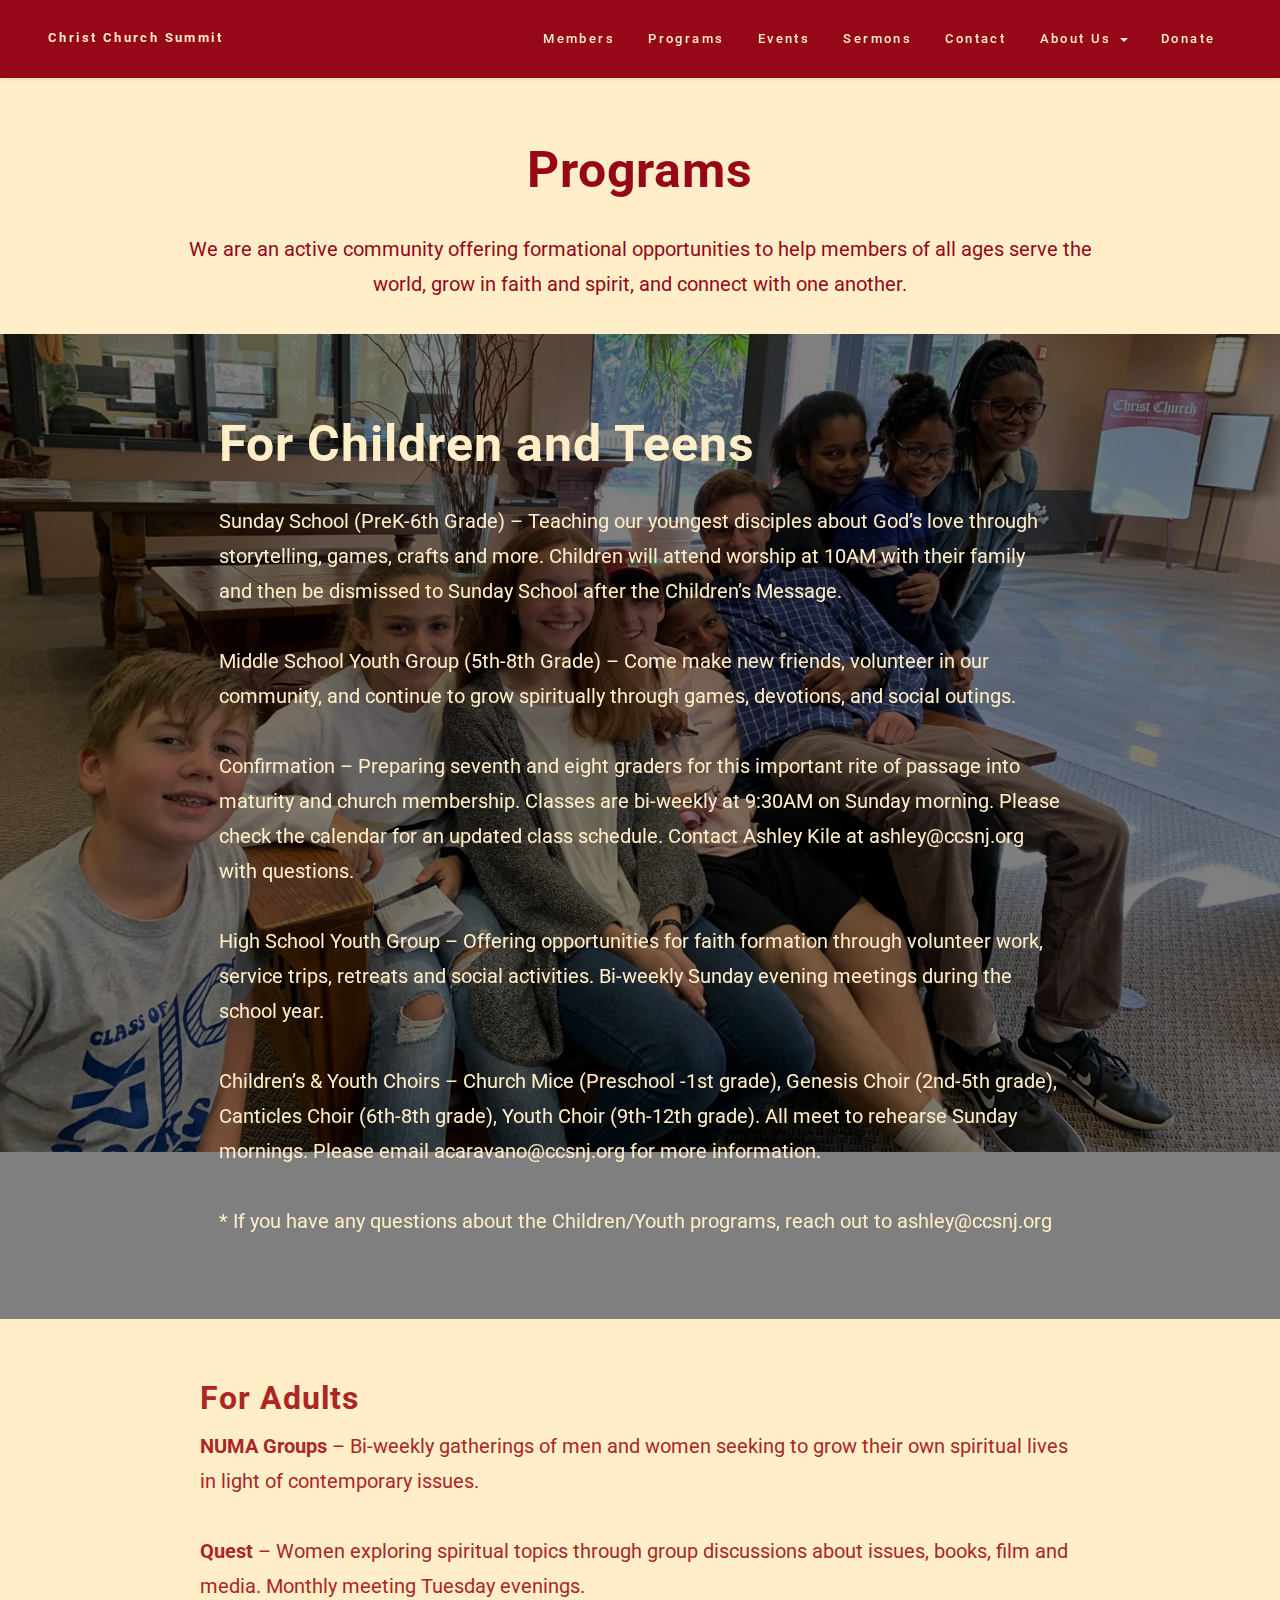
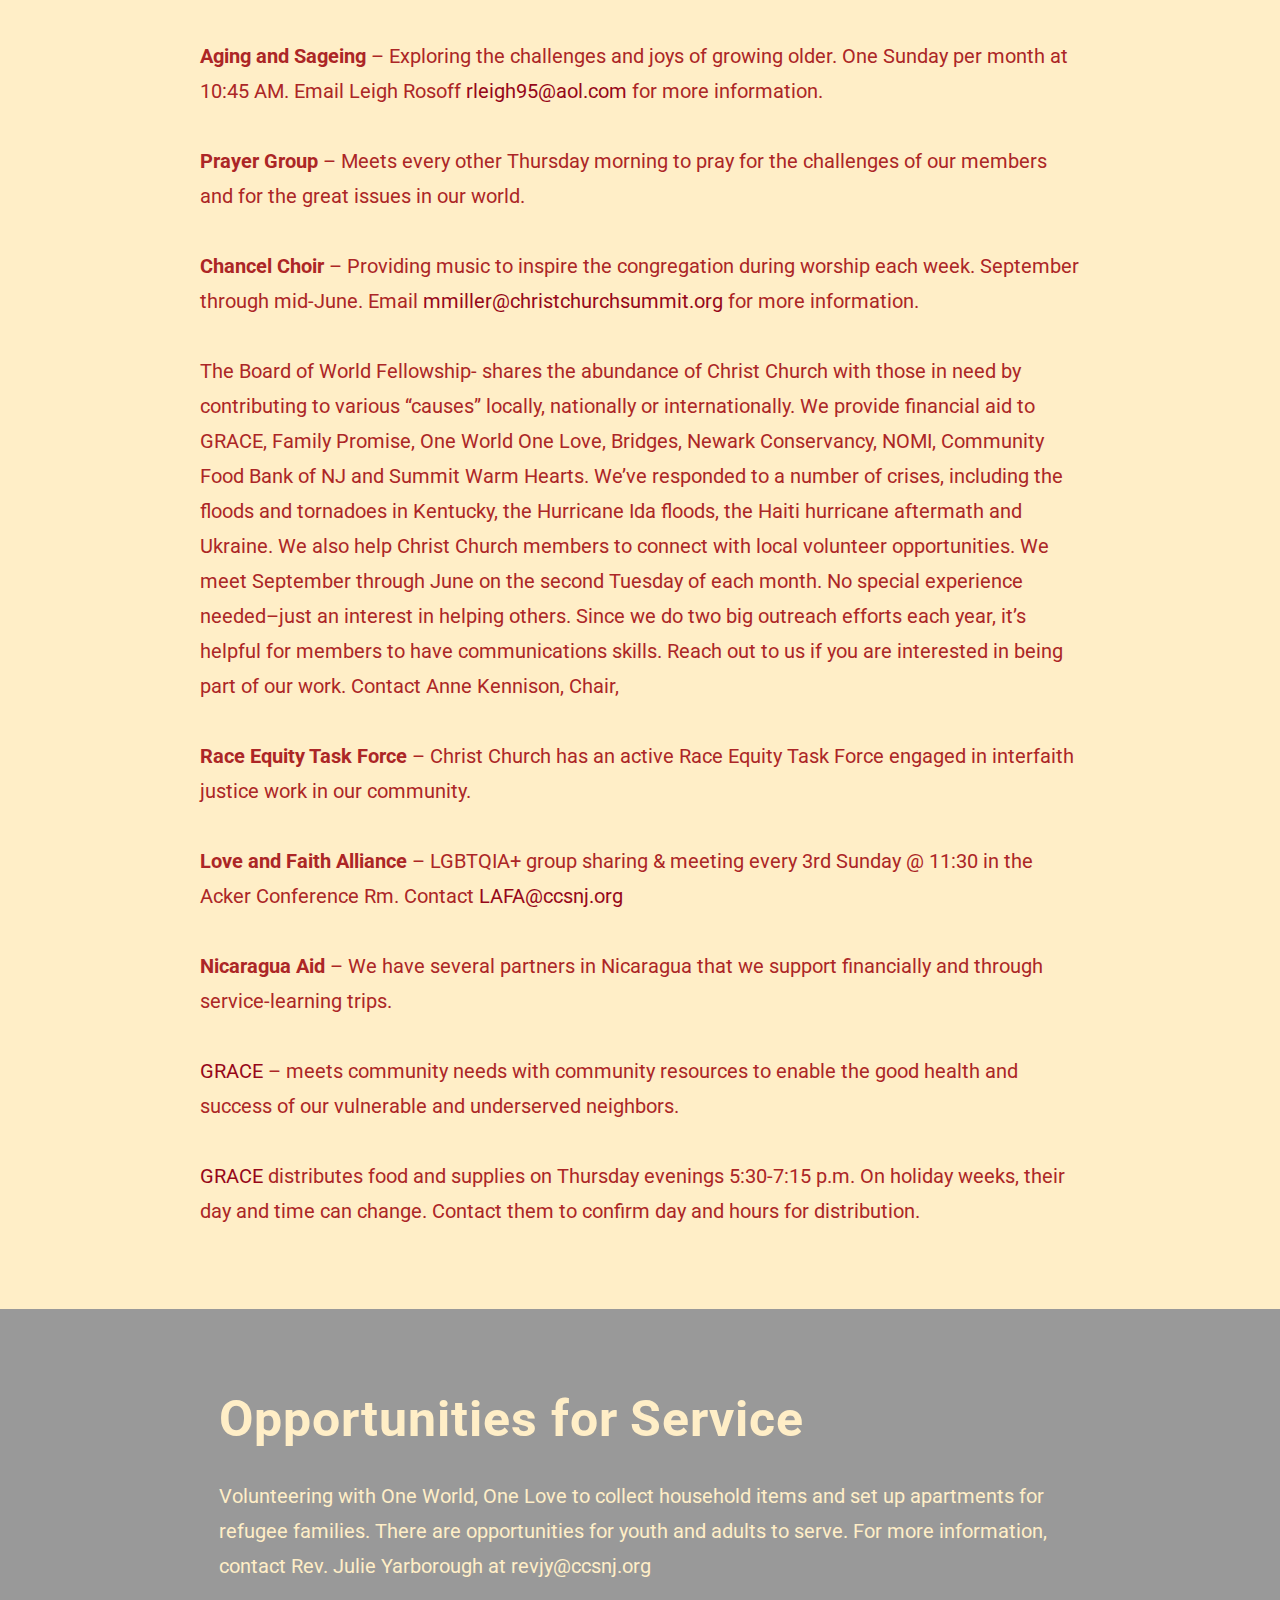
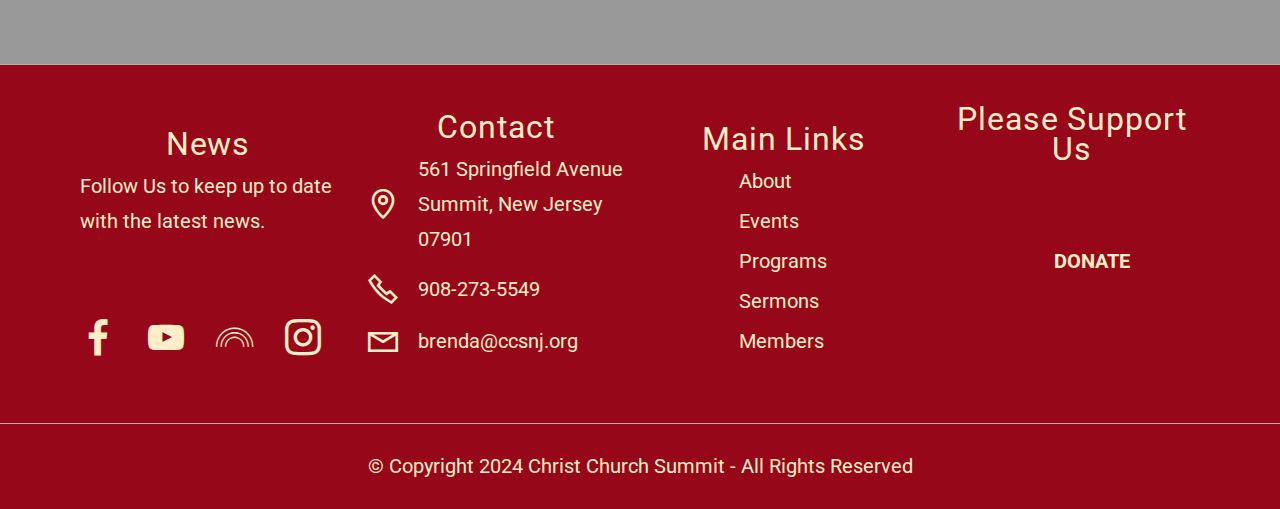
<file: programs.html>
<!DOCTYPE html>
<html  >
<head>
  <!-- Site made with Mobirise Website Builder v5.9.18, https://mobirise.com -->
  <meta charset="UTF-8">
  <meta http-equiv="X-UA-Compatible" content="IE=edge">
  <meta name="generator" content="Mobirise v5.9.18, mobirise.com">
  <meta name="viewport" content="width=device-width, initial-scale=1, minimum-scale=1">
  <link rel="shortcut icon" href="assets/images/favicon-1.ico" type="image/x-icon">
  <meta name="description" content="">
  
  
  <title>Programs | Christ Church Summit</title>
  <link rel="stylesheet" href="assets/iconsMind/style.css">
  <link rel="stylesheet" href="assets/web/assets/mobirise-icons2/mobirise2.css">
  <link rel="stylesheet" href="assets/bootstrap/css/bootstrap.min.css">
  <link rel="stylesheet" href="assets/bootstrap/css/bootstrap-grid.min.css">
  <link rel="stylesheet" href="assets/bootstrap/css/bootstrap-reboot.min.css">
  <link rel="stylesheet" href="assets/parallax/jarallax.css">
  <link rel="stylesheet" href="assets/popup-overlay-plugin/style.css">
  <link rel="stylesheet" href="assets/dropdown/css/style.css">
  <link rel="stylesheet" href="assets/socicon/css/styles.css">
  <link rel="stylesheet" href="assets/theme/css/style.css">
  <link rel="preload" href="https://fonts.googleapis.com/css?family=Roboto:100,100i,300,300i,400,400i,500,500i,700,700i,900,900i&display=swap" as="style" onload="this.onload=null;this.rel='stylesheet'">
  <noscript><link rel="stylesheet" href="https://fonts.googleapis.com/css?family=Roboto:100,100i,300,300i,400,400i,500,500i,700,700i,900,900i&display=swap"></noscript>
  <link rel="preload" as="style" href="assets/mobirise/css/mbr-additional.css?v=rGDpZK"><link rel="stylesheet" href="assets/mobirise/css/mbr-additional.css?v=rGDpZK" type="text/css">

  
  
  
</head>
<body>
  
  <section data-bs-version="5.1" class="menu menu3 cid-uqC8O3Xe0a" once="menu" id="menu3-26">
    
    <nav class="navbar navbar-dropdown navbar-fixed-top navbar-expand-lg">
        <div class="container-fluid">
            <div class="navbar-brand">
                
                <span class="navbar-caption-wrap"><a class="navbar-caption text-primary display-4" href="index.html">Christ Church Summit</a></span>
            </div>
            <button class="navbar-toggler" type="button" data-toggle="collapse" data-bs-toggle="collapse" data-target="#navbarSupportedContent" data-bs-target="#navbarSupportedContent" aria-controls="navbarNavAltMarkup" aria-expanded="false" aria-label="Toggle navigation">
                <div class="hamburger">
                    <span></span>
                    <span></span>
                    <span></span>
                    <span></span>
                </div>
            </button>
            <div class="collapse navbar-collapse" id="navbarSupportedContent">
                <ul class="navbar-nav nav-dropdown nav-right" data-app-modern-menu="true"><li class="nav-item"><a class="nav-link link text-primary display-4" href="members.html">Members</a></li>
                    <li class="nav-item"><a class="nav-link link text-primary display-4" href="programs.html">Programs</a></li>
                    <li class="nav-item"><a class="nav-link link text-primary display-4" href="events.html">Events</a></li><li class="nav-item"><a class="nav-link link text-primary display-4" href="sermons.html">Sermons</a></li><li class="nav-item"><a class="nav-link link text-primary display-4" href="contact.html">Contact</a></li><li class="nav-item dropdown"><a class="nav-link link dropdown-toggle text-primary display-4" href="index.html" data-toggle="dropdown-submenu" data-bs-toggle="dropdown" data-bs-auto-close="outside" aria-expanded="false">About Us</a><div class="dropdown-menu" aria-labelledby="dropdown-165"><a class="dropdown-item text-primary display-4" href="staff.html">Staff</a><a class="show dropdown-item text-primary display-4" href="social.html#eb-instagram-feed-z">Photos</a><a class="dropdown-item text-primary display-4" href="social.html">Social</a><a class="dropdown-item text-primary display-4" href="about.html">About</a><a class="dropdown-item text-primary display-4" href="spotlight.html">Spotlight</a></div></li><li class="nav-item"><a class="nav-link link text-primary display-4" href="https://ccsnj.breezechms.com/give/online">Donate</a></li></ul>
                
                
            </div>
        </div>
    </nav>
</section>

<section data-bs-version="5.1" class="content4 cid-upSEv5zDYO" id="content4-5">
    

    
    
    <div class="container">
        <div class="row justify-content-center">
            <div class="title col-md-12 col-lg-10">
                <h3 class="mbr-section-title mbr-fonts-style align-center mb-4 display-2">
                    <strong>Programs</strong></h3>
                <h4 class="mbr-section-subtitle align-center mbr-fonts-style mb-4 display-7">We are an active community offering formational opportunities to help members of all ages serve the world, grow in faith and spirit, and connect with one another.</h4>
                
            </div>
        </div>
    </div>
</section>

<section data-bs-version="5.1" class="content7 churchm5 cid-upSLOt2LMP mbr-parallax-background" id="content7-a">

    

    
    <div class="mbr-overlay" style="opacity: 0.5; background-color: rgb(0, 0, 0);">
    </div>

    <div class="container-fluid">
        <div class="row">
            <div class="col-12 col-lg-8">
                <div class="title-wrapper">
                    <h2 class="mbr-section-title mbr-fonts-style display-2"><strong>For Children and Teens</strong></h2>
                    <p class="mbr-text mbr-fonts-style display-7">Sunday School (PreK-6th Grade) – Teaching our youngest disciples about God’s love through storytelling, games, crafts and more. Children will attend worship at 10AM with their family and then be dismissed to Sunday School after the Children’s Message.
<br>
<br>Middle School Youth Group (5th-8th Grade) – Come make new friends, volunteer in our community, and continue to grow spiritually through games, devotions, and social outings.
<br>
<br>Confirmation – Preparing seventh and eight graders for this important rite of passage into maturity and church membership. Classes are bi-weekly at 9:30AM on Sunday morning. Please check the calendar for an updated class schedule. Contact Ashley Kile at ashley@ccsnj.org with questions.
<br>
<br>High School Youth Group – Offering opportunities for faith formation through volunteer work, service trips, retreats and social activities. Bi-weekly Sunday evening meetings during the school year.
<br>
<br>Children’s &amp; Youth Choirs – Church Mice (Preschool -1st grade), Genesis Choir (2nd-5th grade), Canticles Choir (6th-8th grade), Youth Choir (9th-12th grade). All meet to rehearse Sunday mornings. Please email acaravano@ccsnj.org for more information.
<br>
<br>* If you have any questions about the Children/Youth programs, reach out to ashley@ccsnj.org</p>
                </div>
            </div>
        </div>
    </div>
</section>

<section data-bs-version="5.1" class="content15 cid-upSEvOKImh" id="content15-7">

    

    
    <div class="container-fluid">
        <div class="row justify-content-center">
            <div class="card col-md-12 col-lg-10">
                <div class="card-wrapper">
                    <div class="card-box align-left">
                        <h4 class="card-title mbr-fonts-style mbr-white mb-3 display-5"><strong>For Adults</strong></h4>
                        <p class="mbr-text mbr-fonts-style display-7"><strong>NUMA Groups</strong> – Bi-weekly gatherings of men and women seeking to grow their own spiritual lives in light of contemporary issues.
<br>
<br><strong>Quest</strong> – Women exploring spiritual topics through group discussions about issues, books, film and media. Monthly meeting Tuesday evenings.
<br>
<br><strong>Aging and Sageing</strong> – Exploring the challenges and joys of growing older. One Sunday per month at 10:45 AM. Email Leigh Rosoff <a href="mailto:rleigh95@aol.com" class="text-danger">rleigh95@aol.com</a> for more information.
<br>
<br><strong>Prayer Group</strong> – Meets every other Thursday morning to pray for the challenges of our members and for the great issues in our world.
<br>
<br><strong>Chancel Choir</strong> – Providing music to inspire the congregation during worship each week. September through mid-June. Email <a href="mailto:mmiller@christchurchsummit.org" class="text-danger">mmiller@christchurchsummit.org</a> for more information.
<br>
<br>The Board of World Fellowship- shares the abundance of Christ Church with those in need by contributing to various “causes” locally, nationally or internationally. We provide financial aid to GRACE, Family Promise, One World One Love, Bridges, Newark Conservancy, NOMI, Community Food Bank of NJ and Summit Warm Hearts. We’ve responded to a number of crises, including the floods and tornadoes in Kentucky, the Hurricane Ida floods, the Haiti hurricane aftermath and Ukraine. We also help Christ Church members to connect with local volunteer opportunities. We meet September through June on the second Tuesday of each month. No special experience needed–just an interest in helping others. Since we do two big outreach efforts each year, it’s helpful for members to have communications skills. Reach out to us if you are interested in being part of our work. Contact Anne Kennison, Chair, <a href="mailto:kennison.anne@gmail.com" class="text-primary">kennison.anne@gmail.com</a>
<br>
<br><strong>Race Equity Task Force</strong> – Christ Church has an active Race Equity Task Force engaged in interfaith justice work in our community.
<br>
<br><strong>Love and Faith Alliance</strong> – LGBTQIA+ group sharing &amp; meeting every 3rd Sunday @ 11:30 in the Acker Conference Rm. Contact <a href="mailto:LAFA@ccsnj.org" class="text-danger">LAFA@ccsnj.org</a>
<br>
<br><strong>Nicaragua Aid</strong> – We have several partners in Nicaragua that we support financially and through service-learning trips.
<br>
<br><strong><a href="https://www.gracegivingreceiving.org/" class="text-danger">GRACE</a></strong> – meets community needs with community resources to enable the good health and success of our vulnerable and underserved neighbors.
<br>
<br><a href="https://www.gracegivingreceiving.org/" class="text-danger">GRACE </a>distributes food and supplies on Thursday evenings 5:30-7:15 p.m. On holiday weeks, their day and time can change. Contact them to confirm day and hours for distribution.<br></p>
                        
                    </div>
                </div>
            </div>
        </div>
    </div>
</section>

<section data-bs-version="5.1" class="content7 churchm5 cid-upSLh4L0pv mbr-parallax-background" id="content7-9">

    

    
    <div class="mbr-overlay" style="opacity: 0.4; background-color: rgb(0, 0, 0);">
    </div>

    <div class="container-fluid">
        <div class="row">
            <div class="col-12 col-lg-8">
                <div class="title-wrapper">
                    <h2 class="mbr-section-title mbr-fonts-style display-2"><strong>Opportunities for Service</strong></h2>
                    <p class="mbr-text mbr-fonts-style display-7">Volunteering with One World, One Love to collect household items and set up apartments for refugee families. There are opportunities for youth and adults to serve. For more information, contact Rev. Julie Yarborough at revjy@ccsnj.org</p>
                </div>
            </div>
        </div>
    </div>
</section>

<section data-bs-version="5.1" class="footer01 essencem5 cid-upY3797Kto" once="footers" id="footer01-1f">
    

    
    

    <div class="container-fluid">
        <div class="row row-main flex-row-reverse">
            <div class="col-12 col-lg-3 card">
                <div class="title-wrapper">
                    <h2 class="mbr-section-title mbr-fonts-style display-5">
                        Please Support Us</h2>
                    <p class="mbr-text mbr-fonts-style display-7"><br><br><strong>&nbsp; &nbsp; &nbsp; &nbsp; &nbsp; &nbsp; &nbsp; &nbsp; &nbsp; &nbsp; &nbsp; DONATE<br></strong><br><br><br></p>
                </div>
            </div>
            <div class="col-12 col-lg-3 card">
                <div class="nav-wrapper">
                    <h3 class="mbr-section-subtitle mbr-fonts-style display-5">
                        Main Links</h3>
                    <ul class="list mbr-fonts-style display-7">
                        <li class="item-wrap"><a href="about.html" class="text-primary">About</a></li>
                        <li class="item-wrap"><a href="events.html" class="text-primary">Events</a></li>
                        <li class="item-wrap"><a href="programs.html" class="text-primary">Programs</a></li>
                        <li class="item-wrap"><a href="sermons.html" class="text-primary">Sermons</a></li>
                        <li class="item-wrap"><span style="font-size: 1.25rem; background-color: transparent;"><a href="members.html" class="text-primary">Members</a>&nbsp;</span><br></li>
                    </ul>
                </div>
            </div>
            <div class="col-12 col-lg-3 card">
                <div class="contacts-wrapper">
                    <h3 class="mbr-section-subtitle mbr-fonts-style display-5">
                        Contact<br>
                    </h3>
                    <div class="contacts-wrap">
                        <div class="item-contact">
                            <div class="item-wrap">
                                <span class="mbr-iconfont mobi-mbri-map-pin mobi-mbri"></span>
                                <a href="#">
                                    <p class="mbr-contact mbr-fonts-style display-7">561 Springfield Avenue
<br>Summit, New Jersey 07901<br></p>
                                </a>
                            </div>
                        </div>
                        <div class="item-contact">
                            <div class="item-wrap">
                                <span class="mbr-iconfont mobi-mbri-phone mobi-mbri"></span>
                                <a href="#">
                                    <p class="mbr-contact mbr-fonts-style display-7">
                                        908-273-5549
                                    </p>
                                </a>
                            </div>
                        </div>
                        <div class="item-contact">
                            <div class="item-wrap">
                                <span class="mbr-iconfont mobi-mbri-letter mobi-mbri"></span>
                                <a href="#">
                                    <p class="mbr-contact mbr-fonts-style display-7">
                                        brenda@ccsnj.org
                                    </p>
                                </a>
                            </div>
                        </div>
                    </div>
                </div>
            </div>
            <div class="col-12 col-lg-3 card">
                <div class="desc-wrapper">
                    <h3 class="mbr-section-subtitle mbr-fonts-style display-5">
                        News
                    </h3>
                    <p class="mbr-desc mbr-fonts-style display-7">
                        Follow Us to keep up to date with the latest news.<br><br><br>
                    </p>
                    
                    <div class="social-wrapper">
                        <div class="social-wrap">
                            <div class="soc-item">
                                <a href="https://www.facebook.com/Christ.Church.Summit?sk=wall">
                                    <span class="mbr-iconfont socicon-facebook socicon"></span>
                                </a>
                            </div>
                            <div class="soc-item">
                                <a href="https://www.youtube.com/channel/UCFAoOToV5tIcyXGZK3VITTg">
                                    <span class="mbr-iconfont socicon-youtube socicon"></span>
                                </a>
                            </div>
                            <div class="soc-item">
                                <a href="https://www.ucc.org/what-we-do/justice-local-church-ministries/justice/health-and-wholeness-advocacy-ministries/lgbt/">
                                    <span class="mbr-iconfont imind-rainbow"></span>
                                </a>
                            </div>
                            <div class="soc-item">
                                <a href="https://www.instagram.com/christchurchsummit/">
                                    <span class="mbr-iconfont socicon-instagram socicon"></span>
                                </a>
                            </div>
                        </div>
                    </div>
                </div>
            </div>
        </div>
        <div class="row">
            <div class="col-12">
                <p class="mbr-copy mbr-fonts-style display-7">
                    © Copyright 2024 Christ Church Summit - All Rights Reserved
                </p>
            </div>
        </div>
    </div>
</section>


<script src="assets/bootstrap/js/bootstrap.bundle.min.js"></script>
  <script src="assets/parallax/jarallax.js"></script>
  <script src="assets/smoothscroll/smooth-scroll.js"></script>
  <script src="assets/ytplayer/index.js"></script>
  <script src="assets/dropdown/js/navbar-dropdown.js"></script>
  <script src="assets/theme/js/script.js"></script>
  
  
  
</body>
</html>
</file>
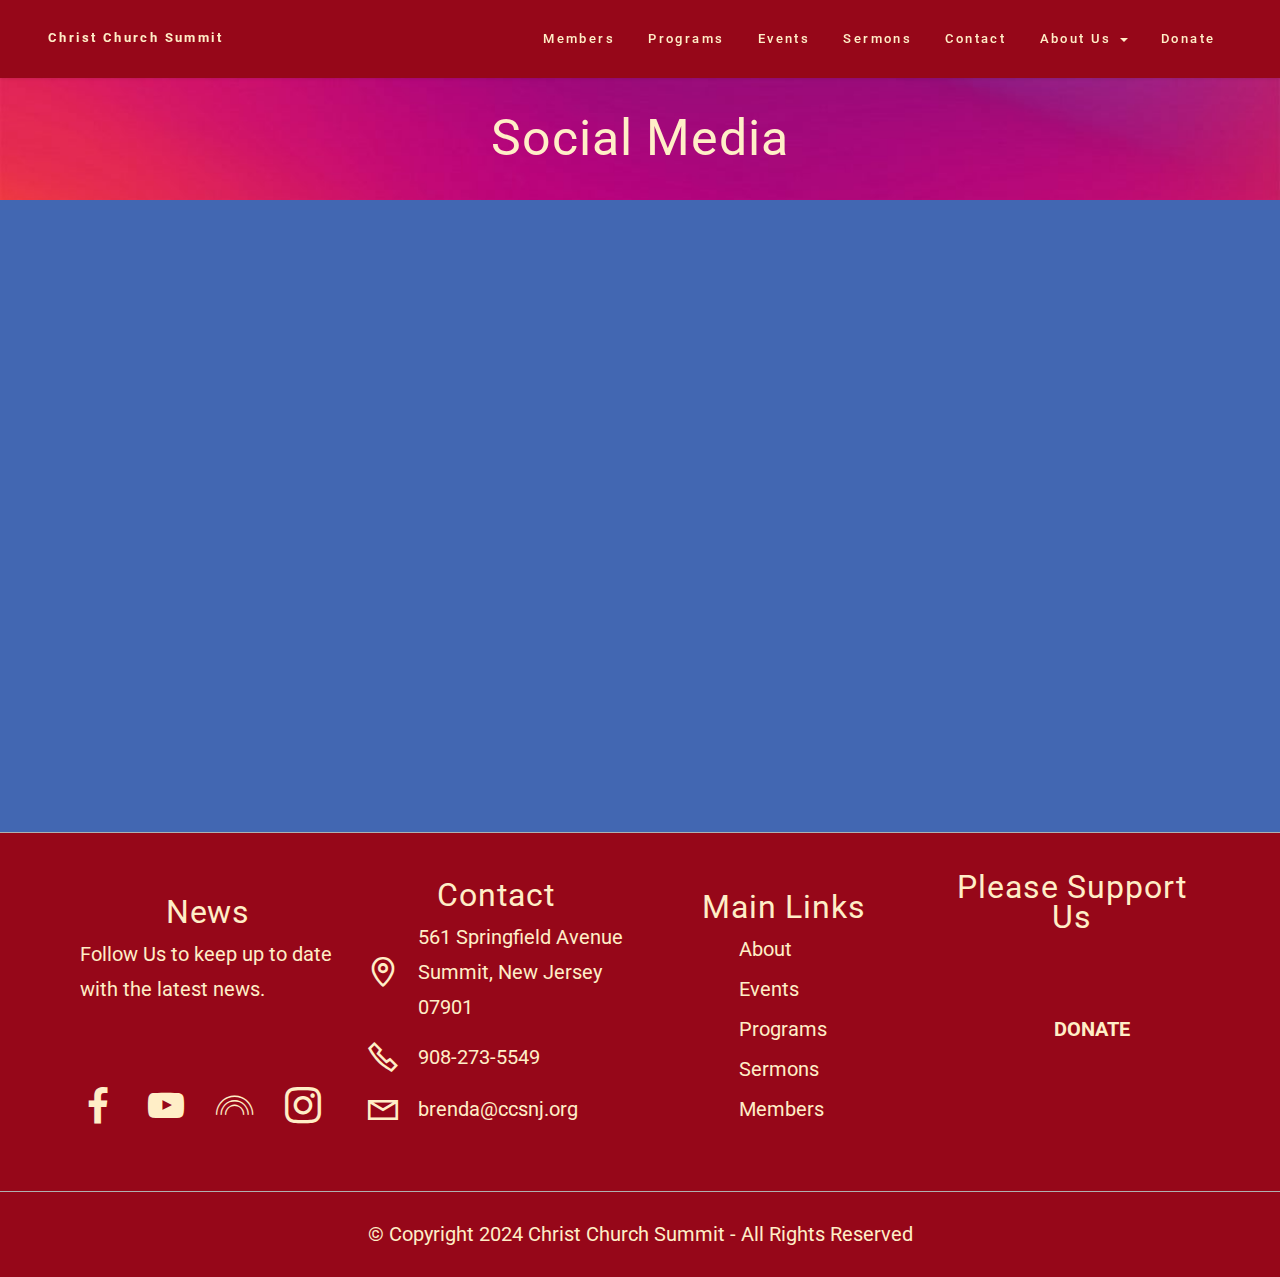
<file: social.html>
<!DOCTYPE html>
<html  >
<head>
  <!-- Site made with Mobirise Website Builder v5.9.18, https://mobirise.com -->
  <meta charset="UTF-8">
  <meta http-equiv="X-UA-Compatible" content="IE=edge">
  <meta name="generator" content="Mobirise v5.9.18, mobirise.com">
  <meta name="viewport" content="width=device-width, initial-scale=1, minimum-scale=1">
  <link rel="shortcut icon" href="assets/images/favicon-1.ico" type="image/x-icon">
  <meta name="description" content="">
  
  
  <title>Social | Christ Church Summit</title>
  <link rel="stylesheet" href="assets/iconsMind/style.css">
  <link rel="stylesheet" href="assets/web/assets/mobirise-icons2/mobirise2.css">
  <link rel="stylesheet" href="assets/bootstrap/css/bootstrap.min.css">
  <link rel="stylesheet" href="assets/bootstrap/css/bootstrap-grid.min.css">
  <link rel="stylesheet" href="assets/bootstrap/css/bootstrap-reboot.min.css">
  <link rel="stylesheet" href="assets/parallax/jarallax.css">
  <link rel="stylesheet" href="assets/popup-overlay-plugin/style.css">
  <link rel="stylesheet" href="assets/dropdown/css/style.css">
  <link rel="stylesheet" href="assets/socicon/css/styles.css">
  <link rel="stylesheet" href="assets/theme/css/style.css">
  <link rel="preload" href="https://fonts.googleapis.com/css?family=Roboto:100,100i,300,300i,400,400i,500,500i,700,700i,900,900i&display=swap" as="style" onload="this.onload=null;this.rel='stylesheet'">
  <noscript><link rel="stylesheet" href="https://fonts.googleapis.com/css?family=Roboto:100,100i,300,300i,400,400i,500,500i,700,700i,900,900i&display=swap"></noscript>
  <link rel="preload" as="style" href="assets/mobirise/css/mbr-additional.css?v=PEGQYG"><link rel="stylesheet" href="assets/mobirise/css/mbr-additional.css?v=PEGQYG" type="text/css">

  
  
  
</head>
<body>
  
  <section data-bs-version="5.1" class="menu menu3 cid-uqC8O3Xe0a" once="menu" id="menu3-26">
    
    <nav class="navbar navbar-dropdown navbar-fixed-top navbar-expand-lg">
        <div class="container-fluid">
            <div class="navbar-brand">
                
                <span class="navbar-caption-wrap"><a class="navbar-caption text-primary display-4" href="index.html">Christ Church Summit</a></span>
            </div>
            <button class="navbar-toggler" type="button" data-toggle="collapse" data-bs-toggle="collapse" data-target="#navbarSupportedContent" data-bs-target="#navbarSupportedContent" aria-controls="navbarNavAltMarkup" aria-expanded="false" aria-label="Toggle navigation">
                <div class="hamburger">
                    <span></span>
                    <span></span>
                    <span></span>
                    <span></span>
                </div>
            </button>
            <div class="collapse navbar-collapse" id="navbarSupportedContent">
                <ul class="navbar-nav nav-dropdown nav-right" data-app-modern-menu="true"><li class="nav-item"><a class="nav-link link text-primary display-4" href="members.html">Members</a></li>
                    <li class="nav-item"><a class="nav-link link text-primary display-4" href="programs.html">Programs</a></li>
                    <li class="nav-item"><a class="nav-link link text-primary display-4" href="events.html">Events</a></li><li class="nav-item"><a class="nav-link link text-primary display-4" href="sermons.html">Sermons</a></li><li class="nav-item"><a class="nav-link link text-primary display-4" href="contact.html">Contact</a></li><li class="nav-item dropdown"><a class="nav-link link dropdown-toggle text-primary display-4" href="index.html" data-toggle="dropdown-submenu" data-bs-toggle="dropdown" data-bs-auto-close="outside" aria-expanded="false">About Us</a><div class="dropdown-menu" aria-labelledby="dropdown-165"><a class="dropdown-item text-primary display-4" href="staff.html">Staff</a><a class="show dropdown-item text-primary display-4" href="social.html#eb-instagram-feed-z">Photos</a><a class="dropdown-item text-primary display-4" href="social.html">Social</a><a class="dropdown-item text-primary display-4" href="about.html">About</a><a class="dropdown-item text-primary display-4" href="spotlight.html">Spotlight</a></div></li><li class="nav-item"><a class="nav-link link text-primary display-4" href="https://ccsnj.breezechms.com/give/online">Donate</a></li></ul>
                
                
            </div>
        </div>
    </nav>
</section>

<section data-bs-version="5.1" class="content4 cid-upXI8yoUc9 mbr-parallax-background" id="content4-11">
    

    
    
    <div class="container">
        <div class="row justify-content-center">
            <div class="title col-md-12 col-lg-12">
                <h3 class="mbr-section-title mbr-fonts-style align-center mb-4 display-2">Social Media</h3>
                
                
            </div>
        </div>
    </div>
</section>

<section class="elb-widgets cid-upXHWoJQs6" id="eb-instagram-feed-z"><script src="https://s.electricblaze.com/widget.js" defer=""></script>
<div class="electricblaze-id-2UhxCM7"></div></section>

<section class="eb-youtube-feed cid-upXHVV5NhO" id="eb-youtube-feed-y"><script src="https://s.electricblaze.com/widget.js" defer=""></script>
<div class="electricblaze-id-2UhxCJN"></div></section>

<section class="facebook-page cid-upXHVvI3Az" id="facebook-page-x">
    
    <div class="container">
        
        <div class="row justify-content-center mt-4">
            <iframe width="340" height="500" style="border:none;overflow:hidden" scrolling="no" frameborder="0" allowtransparency="true" allow="encrypted-media" src="https://www.facebook.com/plugins/page.php?href=https://www.facebook.com/Christ.Church.Summit?sk=wall&amp;tabs=timeline,events,messages&amp;width=500&amp;height=520&amp;small_header=false&amp;adapt_container_width=true&amp;hide_cover=false&amp;hide_cta=true&amp;appId=2773163886047820"></iframe>
        </div>
    </div>
</section>

<section data-bs-version="5.1" class="footer01 essencem5 cid-upY3797Kto" once="footers" id="footer01-1f">
    

    
    

    <div class="container-fluid">
        <div class="row row-main flex-row-reverse">
            <div class="col-12 col-lg-3 card">
                <div class="title-wrapper">
                    <h2 class="mbr-section-title mbr-fonts-style display-5">
                        Please Support Us</h2>
                    <p class="mbr-text mbr-fonts-style display-7"><br><br><strong>&nbsp; &nbsp; &nbsp; &nbsp; &nbsp; &nbsp; &nbsp; &nbsp; &nbsp; &nbsp; &nbsp; DONATE<br></strong><br><br><br></p>
                </div>
            </div>
            <div class="col-12 col-lg-3 card">
                <div class="nav-wrapper">
                    <h3 class="mbr-section-subtitle mbr-fonts-style display-5">
                        Main Links</h3>
                    <ul class="list mbr-fonts-style display-7">
                        <li class="item-wrap"><a href="about.html" class="text-primary">About</a></li>
                        <li class="item-wrap"><a href="events.html" class="text-primary">Events</a></li>
                        <li class="item-wrap"><a href="programs.html" class="text-primary">Programs</a></li>
                        <li class="item-wrap"><a href="sermons.html" class="text-primary">Sermons</a></li>
                        <li class="item-wrap"><span style="font-size: 1.25rem; background-color: transparent;"><a href="members.html" class="text-primary">Members</a>&nbsp;</span><br></li>
                    </ul>
                </div>
            </div>
            <div class="col-12 col-lg-3 card">
                <div class="contacts-wrapper">
                    <h3 class="mbr-section-subtitle mbr-fonts-style display-5">
                        Contact<br>
                    </h3>
                    <div class="contacts-wrap">
                        <div class="item-contact">
                            <div class="item-wrap">
                                <span class="mbr-iconfont mobi-mbri-map-pin mobi-mbri"></span>
                                <a href="#">
                                    <p class="mbr-contact mbr-fonts-style display-7">561 Springfield Avenue
<br>Summit, New Jersey 07901<br></p>
                                </a>
                            </div>
                        </div>
                        <div class="item-contact">
                            <div class="item-wrap">
                                <span class="mbr-iconfont mobi-mbri-phone mobi-mbri"></span>
                                <a href="#">
                                    <p class="mbr-contact mbr-fonts-style display-7">
                                        908-273-5549
                                    </p>
                                </a>
                            </div>
                        </div>
                        <div class="item-contact">
                            <div class="item-wrap">
                                <span class="mbr-iconfont mobi-mbri-letter mobi-mbri"></span>
                                <a href="#">
                                    <p class="mbr-contact mbr-fonts-style display-7">
                                        brenda@ccsnj.org
                                    </p>
                                </a>
                            </div>
                        </div>
                    </div>
                </div>
            </div>
            <div class="col-12 col-lg-3 card">
                <div class="desc-wrapper">
                    <h3 class="mbr-section-subtitle mbr-fonts-style display-5">
                        News
                    </h3>
                    <p class="mbr-desc mbr-fonts-style display-7">
                        Follow Us to keep up to date with the latest news.<br><br><br>
                    </p>
                    
                    <div class="social-wrapper">
                        <div class="social-wrap">
                            <div class="soc-item">
                                <a href="https://www.facebook.com/Christ.Church.Summit?sk=wall">
                                    <span class="mbr-iconfont socicon-facebook socicon"></span>
                                </a>
                            </div>
                            <div class="soc-item">
                                <a href="https://www.youtube.com/channel/UCFAoOToV5tIcyXGZK3VITTg">
                                    <span class="mbr-iconfont socicon-youtube socicon"></span>
                                </a>
                            </div>
                            <div class="soc-item">
                                <a href="https://www.ucc.org/what-we-do/justice-local-church-ministries/justice/health-and-wholeness-advocacy-ministries/lgbt/">
                                    <span class="mbr-iconfont imind-rainbow"></span>
                                </a>
                            </div>
                            <div class="soc-item">
                                <a href="https://www.instagram.com/christchurchsummit/">
                                    <span class="mbr-iconfont socicon-instagram socicon"></span>
                                </a>
                            </div>
                        </div>
                    </div>
                </div>
            </div>
        </div>
        <div class="row">
            <div class="col-12">
                <p class="mbr-copy mbr-fonts-style display-7">
                    © Copyright 2024 Christ Church Summit - All Rights Reserved
                </p>
            </div>
        </div>
    </div>
</section>


<script src="assets/bootstrap/js/bootstrap.bundle.min.js"></script>
  <script src="assets/parallax/jarallax.js"></script>
  <script src="assets/smoothscroll/smooth-scroll.js"></script>
  <script src="assets/ytplayer/index.js"></script>
  <script src="assets/dropdown/js/navbar-dropdown.js"></script>
  <script src="https://connect.facebook.net/en_US/sdk.js#xfbml=1&autoLogAppEvents=1&version=v8.0&appId=3122493341137768"></script>
  <script src="assets/theme/js/script.js"></script>
  
  
  
</body>
</html>
</file>
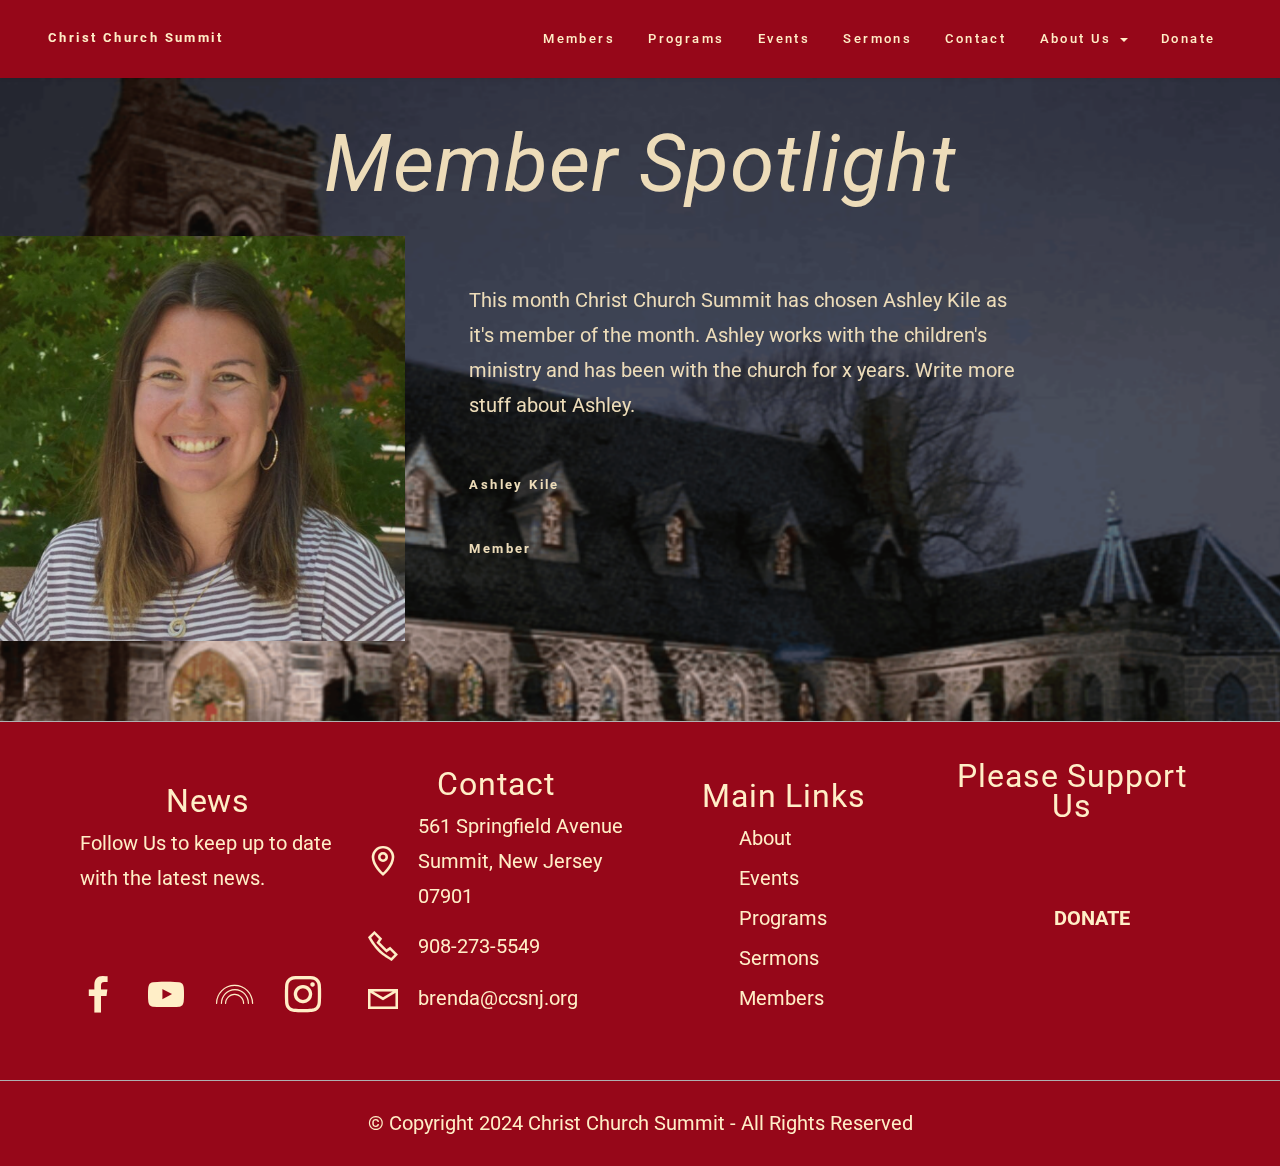
<file: spotlight.html>
<!DOCTYPE html>
<html  >
<head>
  <!-- Site made with Mobirise Website Builder v5.9.18, https://mobirise.com -->
  <meta charset="UTF-8">
  <meta http-equiv="X-UA-Compatible" content="IE=edge">
  <meta name="generator" content="Mobirise v5.9.18, mobirise.com">
  <meta name="viewport" content="width=device-width, initial-scale=1, minimum-scale=1">
  <link rel="shortcut icon" href="assets/images/favicon-1.ico" type="image/x-icon">
  <meta name="description" content="">
  
  
  <title>Spotlight | Christ Church Summit</title>
  <link rel="stylesheet" href="assets/iconsMind/style.css">
  <link rel="stylesheet" href="assets/web/assets/mobirise-icons2/mobirise2.css">
  <link rel="stylesheet" href="assets/bootstrap/css/bootstrap.min.css">
  <link rel="stylesheet" href="assets/bootstrap/css/bootstrap-grid.min.css">
  <link rel="stylesheet" href="assets/bootstrap/css/bootstrap-reboot.min.css">
  <link rel="stylesheet" href="assets/parallax/jarallax.css">
  <link rel="stylesheet" href="assets/popup-overlay-plugin/style.css">
  <link rel="stylesheet" href="assets/dropdown/css/style.css">
  <link rel="stylesheet" href="assets/socicon/css/styles.css">
  <link rel="stylesheet" href="assets/theme/css/style.css">
  <link rel="preload" href="https://fonts.googleapis.com/css?family=Roboto:100,100i,300,300i,400,400i,500,500i,700,700i,900,900i&display=swap" as="style" onload="this.onload=null;this.rel='stylesheet'">
  <noscript><link rel="stylesheet" href="https://fonts.googleapis.com/css?family=Roboto:100,100i,300,300i,400,400i,500,500i,700,700i,900,900i&display=swap"></noscript>
  <link rel="preload" as="style" href="assets/mobirise/css/mbr-additional.css?v=om4SE2"><link rel="stylesheet" href="assets/mobirise/css/mbr-additional.css?v=om4SE2" type="text/css">

  
  
  
</head>
<body>
  
  <section data-bs-version="5.1" class="menu menu3 cid-uqC8O3Xe0a" once="menu" id="menu3-26">
    
    <nav class="navbar navbar-dropdown navbar-fixed-top navbar-expand-lg">
        <div class="container-fluid">
            <div class="navbar-brand">
                
                <span class="navbar-caption-wrap"><a class="navbar-caption text-primary display-4" href="index.html">Christ Church Summit</a></span>
            </div>
            <button class="navbar-toggler" type="button" data-toggle="collapse" data-bs-toggle="collapse" data-target="#navbarSupportedContent" data-bs-target="#navbarSupportedContent" aria-controls="navbarNavAltMarkup" aria-expanded="false" aria-label="Toggle navigation">
                <div class="hamburger">
                    <span></span>
                    <span></span>
                    <span></span>
                    <span></span>
                </div>
            </button>
            <div class="collapse navbar-collapse" id="navbarSupportedContent">
                <ul class="navbar-nav nav-dropdown nav-right" data-app-modern-menu="true"><li class="nav-item"><a class="nav-link link text-primary display-4" href="members.html">Members</a></li>
                    <li class="nav-item"><a class="nav-link link text-primary display-4" href="programs.html">Programs</a></li>
                    <li class="nav-item"><a class="nav-link link text-primary display-4" href="events.html">Events</a></li><li class="nav-item"><a class="nav-link link text-primary display-4" href="sermons.html">Sermons</a></li><li class="nav-item"><a class="nav-link link text-primary display-4" href="contact.html">Contact</a></li><li class="nav-item dropdown"><a class="nav-link link dropdown-toggle text-primary display-4" href="index.html" data-toggle="dropdown-submenu" data-bs-toggle="dropdown" data-bs-auto-close="outside" aria-expanded="false">About Us</a><div class="dropdown-menu" aria-labelledby="dropdown-165"><a class="dropdown-item text-primary display-4" href="staff.html">Staff</a><a class="show dropdown-item text-primary display-4" href="social.html#eb-instagram-feed-z">Photos</a><a class="dropdown-item text-primary display-4" href="social.html">Social</a><a class="dropdown-item text-primary display-4" href="about.html">About</a><a class="dropdown-item text-primary display-4" href="spotlight.html">Spotlight</a></div></li><li class="nav-item"><a class="nav-link link text-primary display-4" href="https://ccsnj.breezechms.com/give/online">Donate</a></li></ul>
                
                
            </div>
        </div>
    </nav>
</section>

<section data-bs-version="5.1" class="testimonials1 cid-upXZ9PizAY mbr-parallax-background" id="testimonials1-1d">
    

    
    <div class="mbr-overlay" style="opacity: 0.1; background-color: rgb(77, 66, 66);">
    </div>
    <div>
        <h3 class="mbr-section-title mbr-fonts-style align-center mb-4 display-1"><em>
            Member Spotlight</em></h3>
        <div class="row align-items-center">
            <div class="col-12 col-md-4">
                <div class="image-wrapper">
                    <img src="assets/images/ashley-kile-600x600.jpg" alt="Mobirise Website Builder">
                </div>
            </div>
            <div class="col-12 col-md col-lg-6">
                <div class="text-wrapper">
                    <p class="mbr-text mbr-fonts-style mb-4 display-7">This month Christ Church Summit has chosen Ashley Kile as it's member of the month. Ashley works with the children's ministry and has been with the church for x years. Write more stuff about Ashley.</p>
                    <p class="name mbr-fonts-style mb-1 display-4">
                        <strong>Ashley Kile</strong></p>
                    <p class="position mbr-fonts-style display-4">
                        <strong>Member</strong></p>
                </div>
            </div>
        </div>
    </div>
</section>

<section data-bs-version="5.1" class="footer01 essencem5 cid-upY3797Kto" once="footers" id="footer01-1f">
    

    
    

    <div class="container-fluid">
        <div class="row row-main flex-row-reverse">
            <div class="col-12 col-lg-3 card">
                <div class="title-wrapper">
                    <h2 class="mbr-section-title mbr-fonts-style display-5">
                        Please Support Us</h2>
                    <p class="mbr-text mbr-fonts-style display-7"><br><br><strong>&nbsp; &nbsp; &nbsp; &nbsp; &nbsp; &nbsp; &nbsp; &nbsp; &nbsp; &nbsp; &nbsp; DONATE<br></strong><br><br><br></p>
                </div>
            </div>
            <div class="col-12 col-lg-3 card">
                <div class="nav-wrapper">
                    <h3 class="mbr-section-subtitle mbr-fonts-style display-5">
                        Main Links</h3>
                    <ul class="list mbr-fonts-style display-7">
                        <li class="item-wrap"><a href="about.html" class="text-primary">About</a></li>
                        <li class="item-wrap"><a href="events.html" class="text-primary">Events</a></li>
                        <li class="item-wrap"><a href="programs.html" class="text-primary">Programs</a></li>
                        <li class="item-wrap"><a href="sermons.html" class="text-primary">Sermons</a></li>
                        <li class="item-wrap"><span style="font-size: 1.25rem; background-color: transparent;"><a href="members.html" class="text-primary">Members</a>&nbsp;</span><br></li>
                    </ul>
                </div>
            </div>
            <div class="col-12 col-lg-3 card">
                <div class="contacts-wrapper">
                    <h3 class="mbr-section-subtitle mbr-fonts-style display-5">
                        Contact<br>
                    </h3>
                    <div class="contacts-wrap">
                        <div class="item-contact">
                            <div class="item-wrap">
                                <span class="mbr-iconfont mobi-mbri-map-pin mobi-mbri"></span>
                                <a href="#">
                                    <p class="mbr-contact mbr-fonts-style display-7">561 Springfield Avenue
<br>Summit, New Jersey 07901<br></p>
                                </a>
                            </div>
                        </div>
                        <div class="item-contact">
                            <div class="item-wrap">
                                <span class="mbr-iconfont mobi-mbri-phone mobi-mbri"></span>
                                <a href="#">
                                    <p class="mbr-contact mbr-fonts-style display-7">
                                        908-273-5549
                                    </p>
                                </a>
                            </div>
                        </div>
                        <div class="item-contact">
                            <div class="item-wrap">
                                <span class="mbr-iconfont mobi-mbri-letter mobi-mbri"></span>
                                <a href="#">
                                    <p class="mbr-contact mbr-fonts-style display-7">
                                        brenda@ccsnj.org
                                    </p>
                                </a>
                            </div>
                        </div>
                    </div>
                </div>
            </div>
            <div class="col-12 col-lg-3 card">
                <div class="desc-wrapper">
                    <h3 class="mbr-section-subtitle mbr-fonts-style display-5">
                        News
                    </h3>
                    <p class="mbr-desc mbr-fonts-style display-7">
                        Follow Us to keep up to date with the latest news.<br><br><br>
                    </p>
                    
                    <div class="social-wrapper">
                        <div class="social-wrap">
                            <div class="soc-item">
                                <a href="https://www.facebook.com/Christ.Church.Summit?sk=wall">
                                    <span class="mbr-iconfont socicon-facebook socicon"></span>
                                </a>
                            </div>
                            <div class="soc-item">
                                <a href="https://www.youtube.com/channel/UCFAoOToV5tIcyXGZK3VITTg">
                                    <span class="mbr-iconfont socicon-youtube socicon"></span>
                                </a>
                            </div>
                            <div class="soc-item">
                                <a href="https://www.ucc.org/what-we-do/justice-local-church-ministries/justice/health-and-wholeness-advocacy-ministries/lgbt/">
                                    <span class="mbr-iconfont imind-rainbow"></span>
                                </a>
                            </div>
                            <div class="soc-item">
                                <a href="https://www.instagram.com/christchurchsummit/">
                                    <span class="mbr-iconfont socicon-instagram socicon"></span>
                                </a>
                            </div>
                        </div>
                    </div>
                </div>
            </div>
        </div>
        <div class="row">
            <div class="col-12">
                <p class="mbr-copy mbr-fonts-style display-7">
                    © Copyright 2024 Christ Church Summit - All Rights Reserved
                </p>
            </div>
        </div>
    </div>
</section>


<script src="assets/bootstrap/js/bootstrap.bundle.min.js"></script>
  <script src="assets/parallax/jarallax.js"></script>
  <script src="assets/smoothscroll/smooth-scroll.js"></script>
  <script src="assets/ytplayer/index.js"></script>
  <script src="assets/dropdown/js/navbar-dropdown.js"></script>
  <script src="assets/theme/js/script.js"></script>
  
  
  
</body>
</html>
</file>
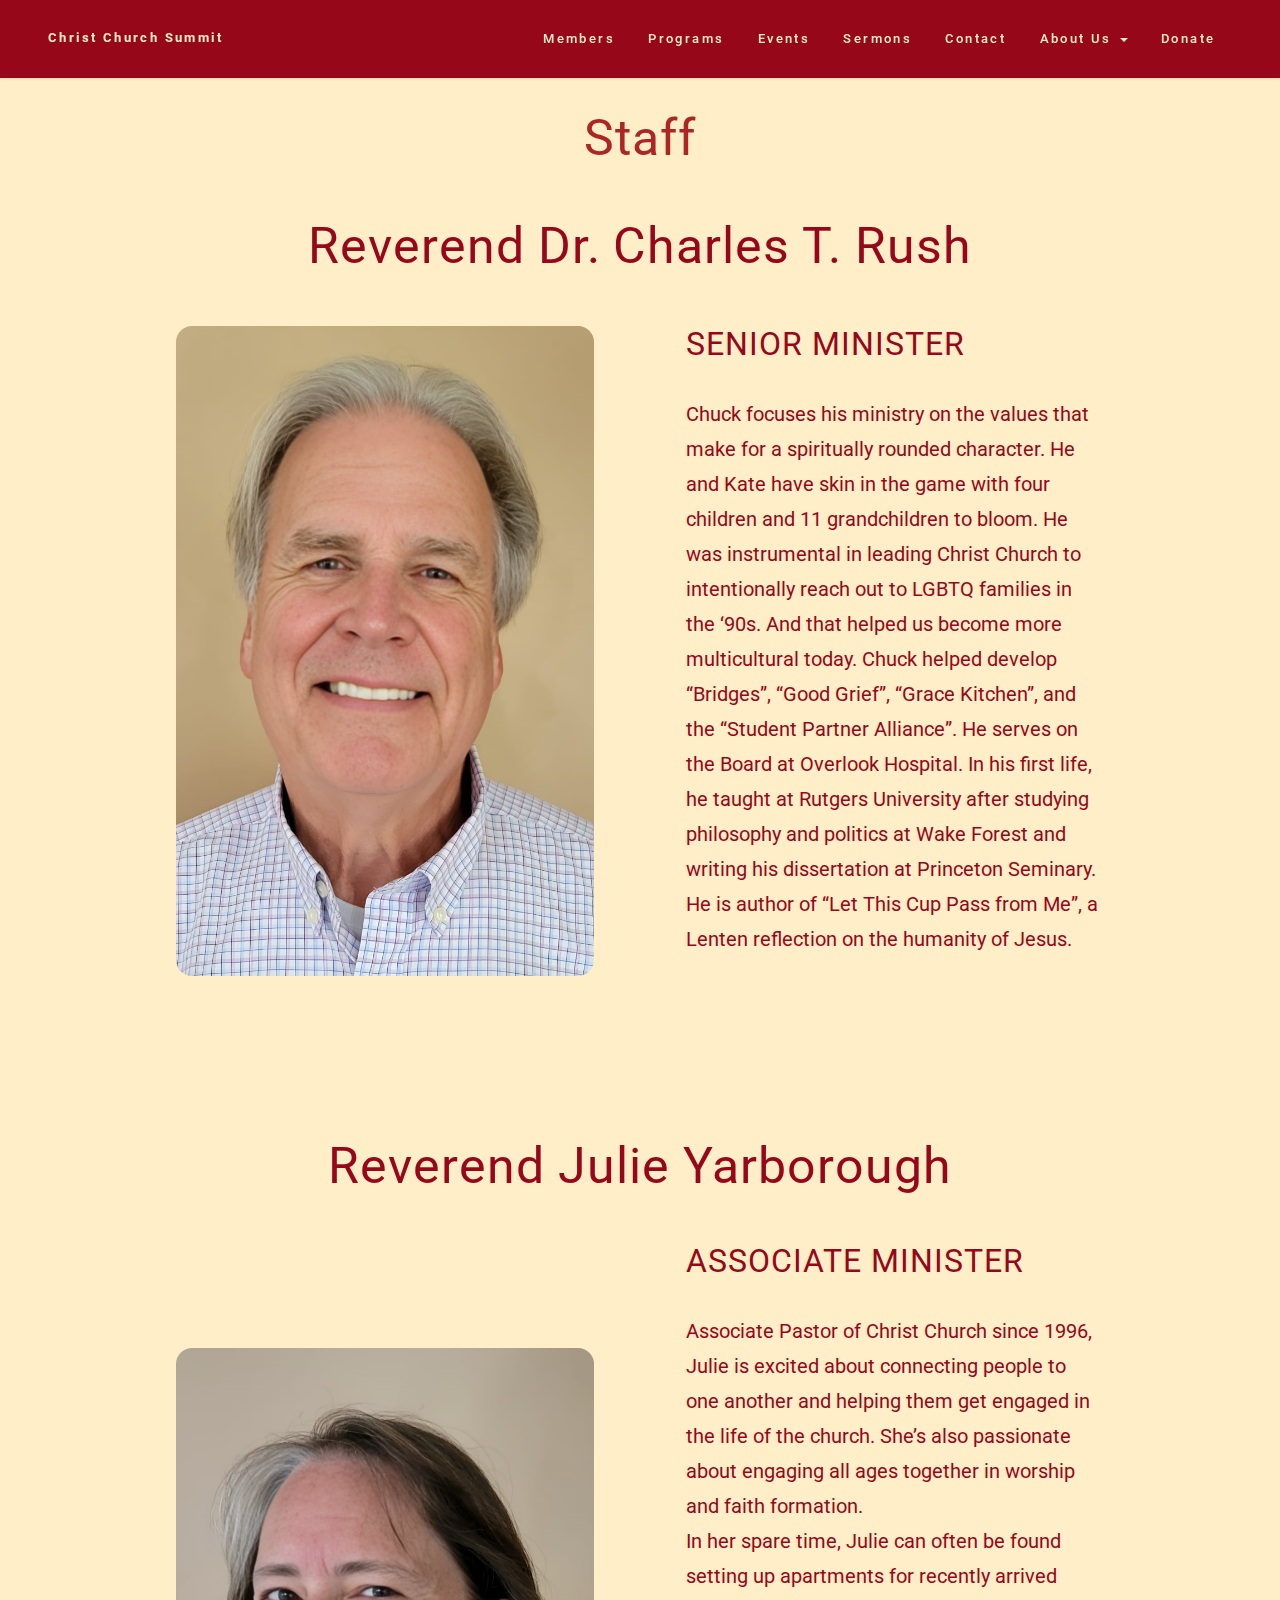
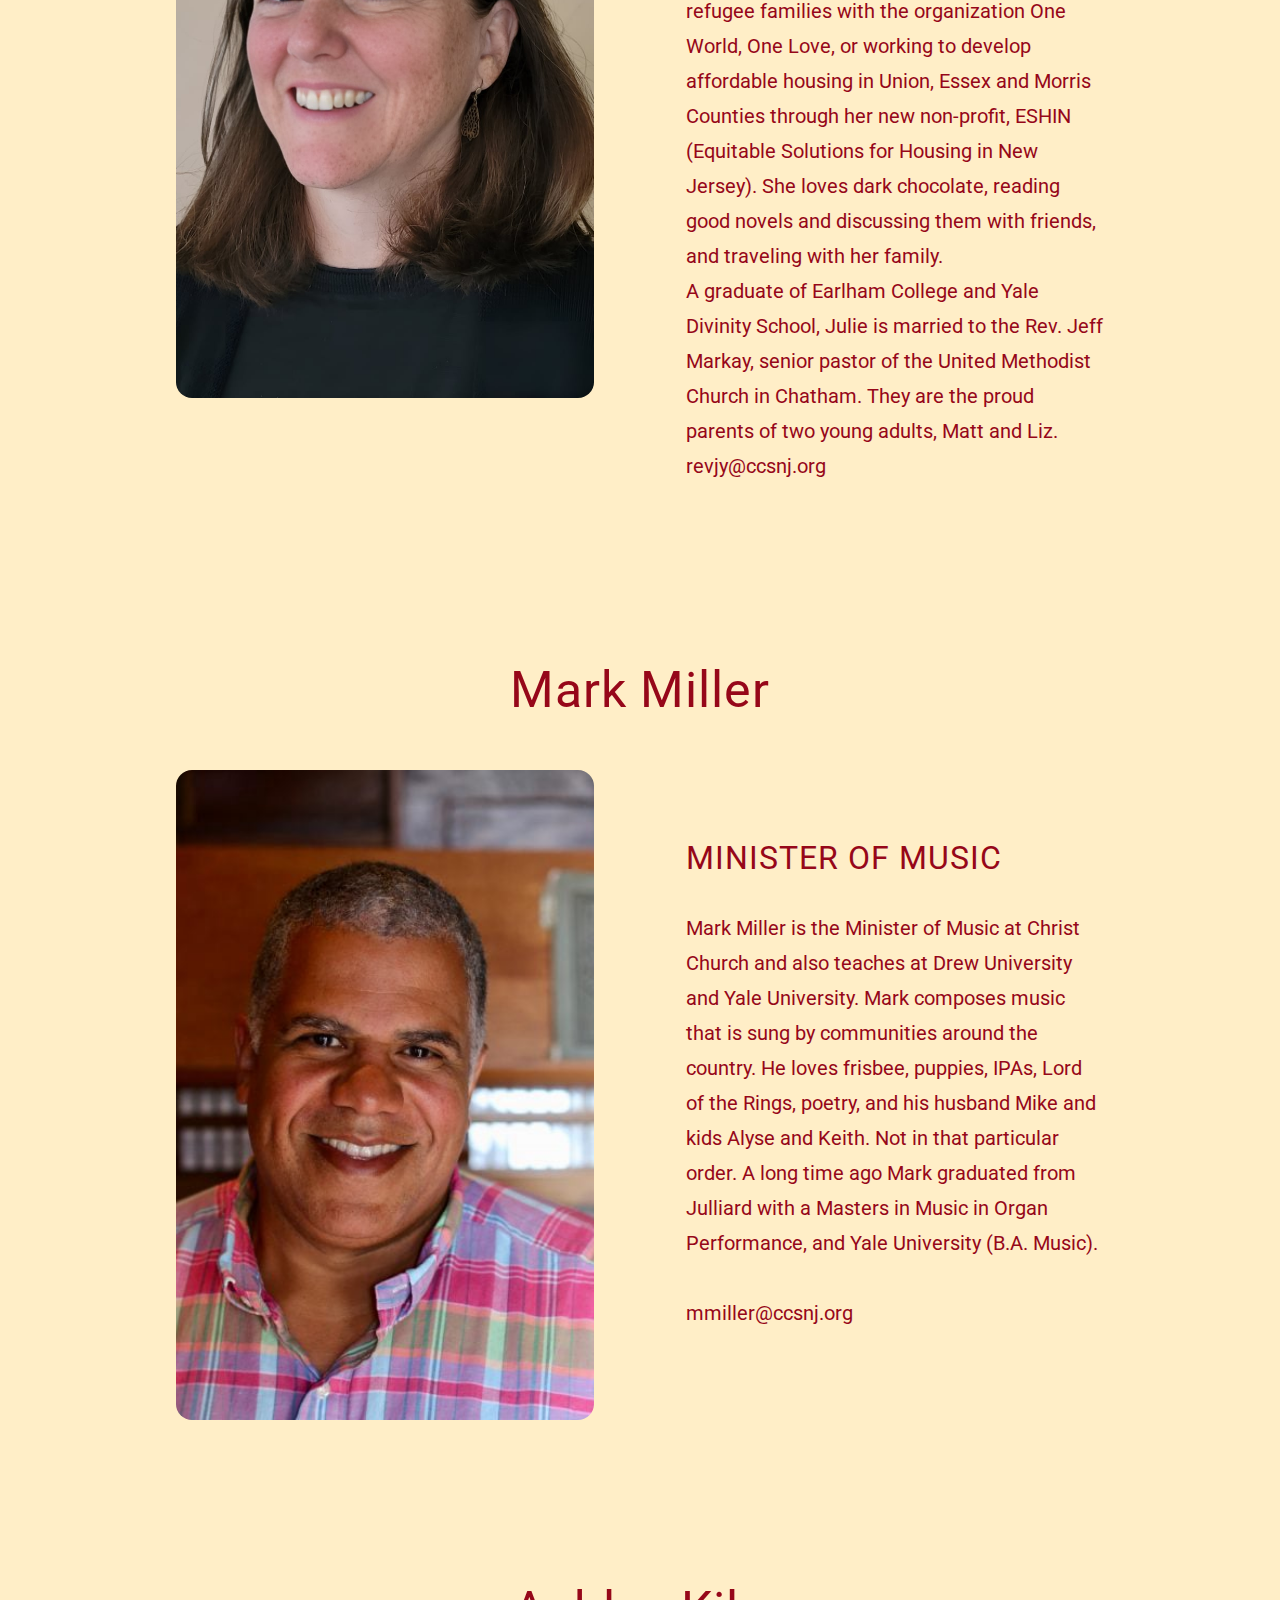
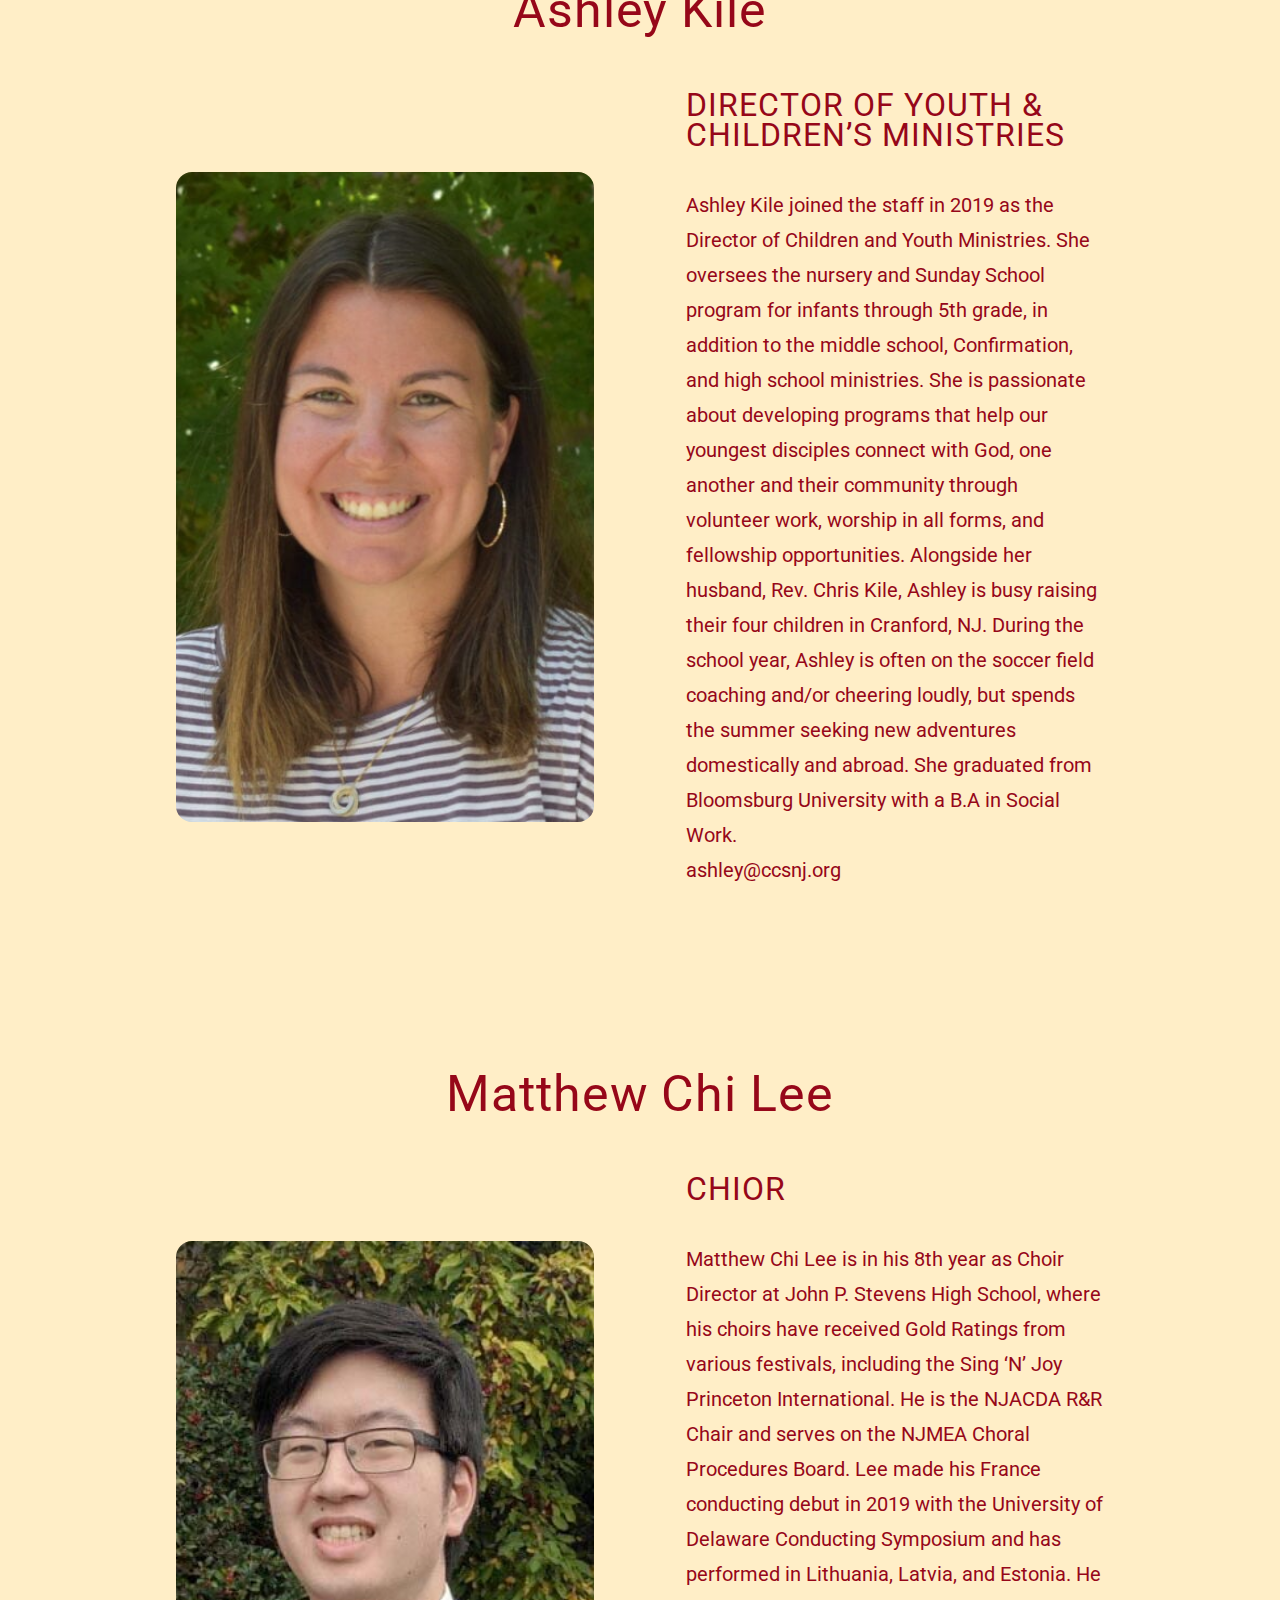
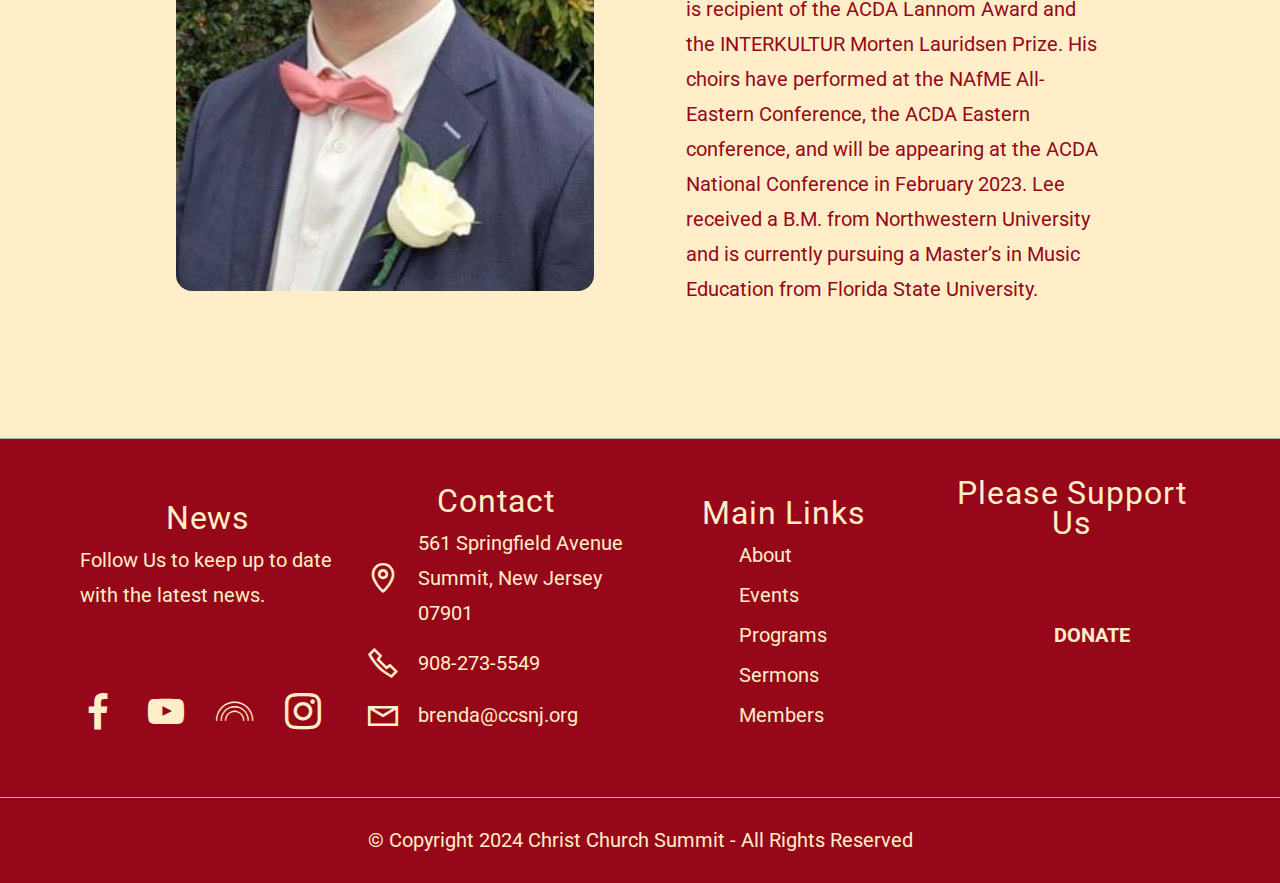
<file: staff.html>
<!DOCTYPE html>
<html  >
<head>
  <!-- Site made with Mobirise Website Builder v5.9.18, https://mobirise.com -->
  <meta charset="UTF-8">
  <meta http-equiv="X-UA-Compatible" content="IE=edge">
  <meta name="generator" content="Mobirise v5.9.18, mobirise.com">
  <meta name="viewport" content="width=device-width, initial-scale=1, minimum-scale=1">
  <link rel="shortcut icon" href="assets/images/favicon-1.ico" type="image/x-icon">
  <meta name="description" content="">
  
  
  <title>Staff | Christ Church Summit</title>
  <link rel="stylesheet" href="assets/iconsMind/style.css">
  <link rel="stylesheet" href="assets/web/assets/mobirise-icons2/mobirise2.css">
  <link rel="stylesheet" href="assets/bootstrap/css/bootstrap.min.css">
  <link rel="stylesheet" href="assets/bootstrap/css/bootstrap-grid.min.css">
  <link rel="stylesheet" href="assets/bootstrap/css/bootstrap-reboot.min.css">
  <link rel="stylesheet" href="assets/popup-overlay-plugin/style.css">
  <link rel="stylesheet" href="assets/dropdown/css/style.css">
  <link rel="stylesheet" href="assets/socicon/css/styles.css">
  <link rel="stylesheet" href="assets/theme/css/style.css">
  <link rel="preload" href="https://fonts.googleapis.com/css?family=Roboto:100,100i,300,300i,400,400i,500,500i,700,700i,900,900i&display=swap" as="style" onload="this.onload=null;this.rel='stylesheet'">
  <noscript><link rel="stylesheet" href="https://fonts.googleapis.com/css?family=Roboto:100,100i,300,300i,400,400i,500,500i,700,700i,900,900i&display=swap"></noscript>
  <link rel="preload" as="style" href="assets/mobirise/css/mbr-additional.css?v=nmJWYi"><link rel="stylesheet" href="assets/mobirise/css/mbr-additional.css?v=nmJWYi" type="text/css">

  
  
  
</head>
<body>
  
  <section data-bs-version="5.1" class="menu menu3 cid-uqC8O3Xe0a" once="menu" id="menu3-26">
    
    <nav class="navbar navbar-dropdown navbar-fixed-top navbar-expand-lg">
        <div class="container-fluid">
            <div class="navbar-brand">
                
                <span class="navbar-caption-wrap"><a class="navbar-caption text-primary display-4" href="index.html">Christ Church Summit</a></span>
            </div>
            <button class="navbar-toggler" type="button" data-toggle="collapse" data-bs-toggle="collapse" data-target="#navbarSupportedContent" data-bs-target="#navbarSupportedContent" aria-controls="navbarNavAltMarkup" aria-expanded="false" aria-label="Toggle navigation">
                <div class="hamburger">
                    <span></span>
                    <span></span>
                    <span></span>
                    <span></span>
                </div>
            </button>
            <div class="collapse navbar-collapse" id="navbarSupportedContent">
                <ul class="navbar-nav nav-dropdown nav-right" data-app-modern-menu="true"><li class="nav-item"><a class="nav-link link text-primary display-4" href="members.html">Members</a></li>
                    <li class="nav-item"><a class="nav-link link text-primary display-4" href="programs.html">Programs</a></li>
                    <li class="nav-item"><a class="nav-link link text-primary display-4" href="events.html">Events</a></li><li class="nav-item"><a class="nav-link link text-primary display-4" href="sermons.html">Sermons</a></li><li class="nav-item"><a class="nav-link link text-primary display-4" href="contact.html">Contact</a></li><li class="nav-item dropdown"><a class="nav-link link dropdown-toggle text-primary display-4" href="index.html" data-toggle="dropdown-submenu" data-bs-toggle="dropdown" data-bs-auto-close="outside" aria-expanded="false">About Us</a><div class="dropdown-menu" aria-labelledby="dropdown-165"><a class="dropdown-item text-primary display-4" href="staff.html">Staff</a><a class="show dropdown-item text-primary display-4" href="social.html#eb-instagram-feed-z">Photos</a><a class="dropdown-item text-primary display-4" href="social.html">Social</a><a class="dropdown-item text-primary display-4" href="about.html">About</a><a class="dropdown-item text-primary display-4" href="spotlight.html">Spotlight</a></div></li><li class="nav-item"><a class="nav-link link text-primary display-4" href="https://ccsnj.breezechms.com/give/online">Donate</a></li></ul>
                
                
            </div>
        </div>
    </nav>
</section>

<section data-bs-version="5.1" class="content4 cid-upXSflhXnT" id="content4-19">
    

    
    
    <div class="container-fluid">
        <div class="row justify-content-center">
            <div class="title col-md-12 col-lg-10">
                <h3 class="mbr-section-title mbr-fonts-style align-center mb-4 display-2">Staff</h3>
                
                
            </div>
        </div>
    </div>
</section>

<section data-bs-version="5.1" class="article08 termm5 cid-uqgh5wQeyi" id="article08-1y">
    

    
    

    <div class="container-fluid">
        <div class="row">
            <div class="col-12">
                <div class="title-wrapper">
                    <h2 class="mbr-section-title mbr-fonts-style display-2">Reverend Dr. Charles T. Rush</h2>
                </div>
            </div>
            <div class="col-12 col-lg-10 card">
                <div class="image-wrapper">
                    <img src="assets/images/chuck-enhanced-1174x1167.jpg" alt="Chuck">
                </div>
                <div class="content-wrapper">
                    <div class="content-wrap">
                        <h3 class="mbr-section-subtitle mbr-fonts-style display-5"><div>SENIOR MINISTER</div><div><br></div></h3>
                        <p class="mbr-text mbr-fonts-style display-7">Chuck focuses his ministry on the values that make for a spiritually rounded character. He and Kate have skin in the game with four children and 11 grandchildren to bloom. He was instrumental in leading Christ Church to intentionally reach out to LGBTQ families in the ‘90s. And that helped us become more multicultural today. Chuck helped develop “Bridges”, “Good Grief”, “Grace Kitchen”, and the “Student Partner Alliance”. He serves on the Board at Overlook Hospital. In his first life, he taught at Rutgers University after studying philosophy and politics at Wake Forest and writing his dissertation at Princeton Seminary. He is author of “Let This Cup Pass from Me”, a Lenten reflection on the humanity of Jesus.</p>
                        
                    </div>
                </div>
            </div>
        </div>
    </div>
</section>

<section data-bs-version="5.1" class="article08 termm5 cid-uqgg2aFd5A" id="article08-1x">
    

    
    

    <div class="container-fluid">
        <div class="row">
            <div class="col-12">
                <div class="title-wrapper">
                    <h2 class="mbr-section-title mbr-fonts-style display-2">Reverend Julie Yarborough</h2>
                </div>
            </div>
            <div class="col-12 col-lg-10 card">
                <div class="image-wrapper">
                    <img src="assets/images/20240909-103957-enhanced-1174x1262.jpg" alt="Julie">
                </div>
                <div class="content-wrapper">
                    <div class="content-wrap">
                        <h3 class="mbr-section-subtitle mbr-fonts-style display-5">ASSOCIATE MINISTER
<div><br></div></h3>
                        <p class="mbr-text mbr-fonts-style display-7">Associate Pastor of Christ Church since 1996, Julie is excited about connecting people to one another and helping them get engaged in the life of the church. She’s also passionate about engaging all ages together in worship and faith formation.
<br>    In her spare time, Julie can often be found setting up apartments for recently arrived refugee families with the organization One World, One Love, or working to develop affordable housing in Union, Essex and Morris Counties through her new non-profit, ESHIN (Equitable Solutions for Housing in New Jersey). She loves dark chocolate, reading good novels and discussing them with friends, and traveling with her family.
<br>    A graduate of Earlham College and Yale Divinity School, Julie is married to the Rev. Jeff Markay, senior pastor of the United Methodist Church in Chatham. They are the proud parents of two young adults, Matt and Liz.
<br><a href="mailto:revjy@ccsnj.org" class="text-danger">revjy@ccsnj.org</a></p>
                        
                    </div>
                </div>
            </div>
        </div>
    </div>
</section>

<section data-bs-version="5.1" class="article08 termm5 cid-uqghF4pMLj" id="article08-1z">
    

    
    

    <div class="container-fluid">
        <div class="row">
            <div class="col-12">
                <div class="title-wrapper">
                    <h2 class="mbr-section-title mbr-fonts-style display-2">Mark Miller</h2>
                </div>
            </div>
            <div class="col-12 col-lg-10 card">
                <div class="image-wrapper">
                    <img src="assets/images/mark-headshot-8c6a8292-e1531692531923-589x600.jpg" alt="Mobirise">
                </div>
                <div class="content-wrapper">
                    <div class="content-wrap">
                        <h3 class="mbr-section-subtitle mbr-fonts-style display-5"><div>MINISTER OF MUSIC
</div><div><br></div></h3>
                        <p class="mbr-text mbr-fonts-style display-7">Mark Miller is the Minister of Music at Christ Church and also teaches at Drew University and Yale University. Mark composes music that is sung by communities around the country. He loves frisbee, puppies, IPAs, Lord of the Rings, poetry, and his husband Mike and kids Alyse and Keith. Not in that particular order. A long time ago Mark graduated from Julliard with a Masters in Music in Organ Performance, and Yale University (B.A. Music).
<br>
<br><a href="mailto:mmiller@ccsnj.org" class="text-danger">mmiller@ccsnj.org</a></p>
                        
                    </div>
                </div>
            </div>
        </div>
    </div>
</section>

<section data-bs-version="5.1" class="article08 termm5 cid-uqghWrSJWM" id="article08-20">
    

    
    

    <div class="container-fluid">
        <div class="row">
            <div class="col-12">
                <div class="title-wrapper">
                    <h2 class="mbr-section-title mbr-fonts-style display-2">Ashley Kile</h2>
                </div>
            </div>
            <div class="col-12 col-lg-10 card">
                <div class="image-wrapper">
                    <img src="assets/images/ashley-kile-600x600.jpg" alt="Mobirise">
                </div>
                <div class="content-wrapper">
                    <div class="content-wrap">
                        <h3 class="mbr-section-subtitle mbr-fonts-style display-5"><div>DIRECTOR OF YOUTH &amp; CHILDREN’S MINISTRIES
</div><div><br></div></h3>
                        <p class="mbr-text mbr-fonts-style display-7">Ashley Kile joined the staff in 2019 as the Director of Children and Youth Ministries. She oversees the nursery and Sunday School program for infants through 5th grade, in addition to the middle school, Confirmation, and high school ministries. She is passionate about developing programs that help our youngest disciples connect with God, one another and their community through volunteer work, worship in all forms, and fellowship opportunities. Alongside her husband, Rev. Chris Kile, Ashley is busy raising their four children in Cranford, NJ. During the school year, Ashley is often on the soccer field coaching and/or cheering loudly, but spends the summer seeking new adventures domestically and abroad. She graduated from Bloomsburg University with a B.A in Social Work.
<br><a href="mailto:ashley@ccsnj.org" class="text-danger">ashley@ccsnj.org</a></p>
                        
                    </div>
                </div>
            </div>
        </div>
    </div>
</section>

<section data-bs-version="5.1" class="article08 termm5 cid-uqgiqXhg6E" id="article08-21">
    

    
    

    <div class="container-fluid">
        <div class="row">
            <div class="col-12">
                <div class="title-wrapper">
                    <h2 class="mbr-section-title mbr-fonts-style display-2">Matthew Chi Lee</h2>
                </div>
            </div>
            <div class="col-12 col-lg-10 card">
                <div class="image-wrapper">
                    <img src="assets/images/matthew-chi-494x494.jpg" alt="Mobirise">
                </div>
                <div class="content-wrapper">
                    <div class="content-wrap">
                        <h3 class="mbr-section-subtitle mbr-fonts-style display-5"><div>CHIOR
</div><div><br></div></h3>
                        <p class="mbr-text mbr-fonts-style display-7">Matthew Chi Lee is in his 8th year as Choir Director at John P. Stevens High School, where his choirs have received Gold Ratings from various festivals, including the Sing ‘N’ Joy Princeton International. He is the NJACDA R&amp;R Chair and serves on the NJMEA Choral Procedures Board. Lee made his France conducting debut in 2019 with the University of Delaware Conducting Symposium and has performed in Lithuania, Latvia, and Estonia. He is recipient of the ACDA Lannom Award and the INTERKULTUR Morten Lauridsen Prize. His choirs have performed at the NAfME All-Eastern Conference, the ACDA Eastern conference, and will be appearing at the ACDA National Conference in February 2023. Lee received a B.M. from Northwestern University and is currently pursuing a Master’s in Music Education from Florida State University.<br><br></p>
                        
                    </div>
                </div>
            </div>
        </div>
    </div>
</section>

<section data-bs-version="5.1" class="footer01 essencem5 cid-upY3797Kto" once="footers" id="footer01-1f">
    

    
    

    <div class="container-fluid">
        <div class="row row-main flex-row-reverse">
            <div class="col-12 col-lg-3 card">
                <div class="title-wrapper">
                    <h2 class="mbr-section-title mbr-fonts-style display-5">
                        Please Support Us</h2>
                    <p class="mbr-text mbr-fonts-style display-7"><br><br><strong>&nbsp; &nbsp; &nbsp; &nbsp; &nbsp; &nbsp; &nbsp; &nbsp; &nbsp; &nbsp; &nbsp; DONATE<br></strong><br><br><br></p>
                </div>
            </div>
            <div class="col-12 col-lg-3 card">
                <div class="nav-wrapper">
                    <h3 class="mbr-section-subtitle mbr-fonts-style display-5">
                        Main Links</h3>
                    <ul class="list mbr-fonts-style display-7">
                        <li class="item-wrap"><a href="about.html" class="text-primary">About</a></li>
                        <li class="item-wrap"><a href="events.html" class="text-primary">Events</a></li>
                        <li class="item-wrap"><a href="programs.html" class="text-primary">Programs</a></li>
                        <li class="item-wrap"><a href="sermons.html" class="text-primary">Sermons</a></li>
                        <li class="item-wrap"><span style="font-size: 1.25rem; background-color: transparent;"><a href="members.html" class="text-primary">Members</a>&nbsp;</span><br></li>
                    </ul>
                </div>
            </div>
            <div class="col-12 col-lg-3 card">
                <div class="contacts-wrapper">
                    <h3 class="mbr-section-subtitle mbr-fonts-style display-5">
                        Contact<br>
                    </h3>
                    <div class="contacts-wrap">
                        <div class="item-contact">
                            <div class="item-wrap">
                                <span class="mbr-iconfont mobi-mbri-map-pin mobi-mbri"></span>
                                <a href="#">
                                    <p class="mbr-contact mbr-fonts-style display-7">561 Springfield Avenue
<br>Summit, New Jersey 07901<br></p>
                                </a>
                            </div>
                        </div>
                        <div class="item-contact">
                            <div class="item-wrap">
                                <span class="mbr-iconfont mobi-mbri-phone mobi-mbri"></span>
                                <a href="#">
                                    <p class="mbr-contact mbr-fonts-style display-7">
                                        908-273-5549
                                    </p>
                                </a>
                            </div>
                        </div>
                        <div class="item-contact">
                            <div class="item-wrap">
                                <span class="mbr-iconfont mobi-mbri-letter mobi-mbri"></span>
                                <a href="#">
                                    <p class="mbr-contact mbr-fonts-style display-7">
                                        brenda@ccsnj.org
                                    </p>
                                </a>
                            </div>
                        </div>
                    </div>
                </div>
            </div>
            <div class="col-12 col-lg-3 card">
                <div class="desc-wrapper">
                    <h3 class="mbr-section-subtitle mbr-fonts-style display-5">
                        News
                    </h3>
                    <p class="mbr-desc mbr-fonts-style display-7">
                        Follow Us to keep up to date with the latest news.<br><br><br>
                    </p>
                    
                    <div class="social-wrapper">
                        <div class="social-wrap">
                            <div class="soc-item">
                                <a href="https://www.facebook.com/Christ.Church.Summit?sk=wall">
                                    <span class="mbr-iconfont socicon-facebook socicon"></span>
                                </a>
                            </div>
                            <div class="soc-item">
                                <a href="https://www.youtube.com/channel/UCFAoOToV5tIcyXGZK3VITTg">
                                    <span class="mbr-iconfont socicon-youtube socicon"></span>
                                </a>
                            </div>
                            <div class="soc-item">
                                <a href="https://www.ucc.org/what-we-do/justice-local-church-ministries/justice/health-and-wholeness-advocacy-ministries/lgbt/">
                                    <span class="mbr-iconfont imind-rainbow"></span>
                                </a>
                            </div>
                            <div class="soc-item">
                                <a href="https://www.instagram.com/christchurchsummit/">
                                    <span class="mbr-iconfont socicon-instagram socicon"></span>
                                </a>
                            </div>
                        </div>
                    </div>
                </div>
            </div>
        </div>
        <div class="row">
            <div class="col-12">
                <p class="mbr-copy mbr-fonts-style display-7">
                    © Copyright 2024 Christ Church Summit - All Rights Reserved
                </p>
            </div>
        </div>
    </div>
</section>


<script src="assets/bootstrap/js/bootstrap.bundle.min.js"></script>
  <script src="assets/smoothscroll/smooth-scroll.js"></script>
  <script src="assets/ytplayer/index.js"></script>
  <script src="assets/dropdown/js/navbar-dropdown.js"></script>
  <script src="assets/theme/js/script.js"></script>
  
  
  
</body>
</html>
</file>
<file: assets/iconsMind/style.css>
@font-face {
	font-family: 'iconsMind';
	src:url('fonts/icon-mind.eot?-rdmvgc');
	src:url('fonts/icons-mind.eot?#iefix-rdmvgc') format('embedded-opentype'),
		url('fonts/icons-mind.woff?-rdmvgc') format('woff'),
		url('fonts/icons-mind.ttf?-rdmvgc') format('truetype'),
		url('fonts/icons-mind.svg?-rdmvgc#icons-mind') format('svg');
	font-weight: normal;
	font-style: normal;
}

[class^="imind-"], [class*=" imind-"] {
	font-family: 'iconsMind' !important;
	speak: none;
	font-style: normal;
	font-weight: normal;
	font-variant: normal;
	text-transform: none;
	line-height: 1;

	/* Better Font Rendering =========== */
	-webkit-font-smoothing: antialiased;
	-moz-osx-font-smoothing: grayscale;
}

.imind-a-z:before {
	content: "\e600";
}
.imind-aa:before {
	content: "\e601";
}
.imind-add-bag:before {
	content: "\e602";
}
.imind-add-basket:before {
	content: "\e603";
}
.imind-add-cart:before {
	content: "\e604";
}
.imind-add-file:before {
	content: "\e605";
}
.imind-add-spaceafterparagraph:before {
	content: "\e606";
}
.imind-add-spacebeforeparagraph:before {
	content: "\e607";
}
.imind-add-user:before {
	content: "\e608";
}
.imind-add-userstar:before {
	content: "\e609";
}
.imind-add-window:before {
	content: "\e60a";
}
.imind-add:before {
	content: "\e60b";
}
.imind-address-book:before {
	content: "\e60c";
}
.imind-address-book2:before {
	content: "\e60d";
}
.imind-administrator:before {
	content: "\e60e";
}
.imind-aerobics-2:before {
	content: "\e60f";
}
.imind-aerobics-3:before {
	content: "\e610";
}
.imind-aerobics:before {
	content: "\e611";
}
.imind-affiliate:before {
	content: "\e612";
}
.imind-aim:before {
	content: "\e613";
}
.imind-air-balloon:before {
	content: "\e614";
}
.imind-airbrush:before {
	content: "\e615";
}
.imind-airship:before {
	content: "\e616";
}
.imind-alarm-clock:before {
	content: "\e617";
}
.imind-alarm-clock2:before {
	content: "\e618";
}
.imind-alarm:before {
	content: "\e619";
}
.imind-alien-2:before {
	content: "\e61a";
}
.imind-alien:before {
	content: "\e61b";
}
.imind-aligator:before {
	content: "\e61c";
}
.imind-align-center:before {
	content: "\e61d";
}
.imind-align-justifyall:before {
	content: "\e61e";
}
.imind-align-justifycenter:before {
	content: "\e61f";
}
.imind-align-justifyleft:before {
	content: "\e620";
}
.imind-align-justifyright:before {
	content: "\e621";
}
.imind-align-left:before {
	content: "\e622";
}
.imind-align-right:before {
	content: "\e623";
}
.imind-alpha:before {
	content: "\e624";
}
.imind-ambulance:before {
	content: "\e625";
}
.imind-amx:before {
	content: "\e626";
}
.imind-anchor-2:before {
	content: "\e627";
}
.imind-anchor:before {
	content: "\e628";
}
.imind-android-store:before {
	content: "\e629";
}
.imind-android:before {
	content: "\e62a";
}
.imind-angel-smiley:before {
	content: "\e62b";
}
.imind-angel:before {
	content: "\e62c";
}
.imind-angry:before {
	content: "\e62d";
}
.imind-apple-bite:before {
	content: "\e62e";
}
.imind-apple-store:before {
	content: "\e62f";
}
.imind-apple:before {
	content: "\e630";
}
.imind-approved-window:before {
	content: "\e631";
}
.imind-aquarius-2:before {
	content: "\e632";
}
.imind-aquarius:before {
	content: "\e633";
}
.imind-archery-2:before {
	content: "\e634";
}
.imind-archery:before {
	content: "\e635";
}
.imind-argentina:before {
	content: "\e636";
}
.imind-aries-2:before {
	content: "\e637";
}
.imind-aries:before {
	content: "\e638";
}
.imind-army-key:before {
	content: "\e639";
}
.imind-arrow-around:before {
	content: "\e63a";
}
.imind-arrow-back3:before {
	content: "\e63b";
}
.imind-arrow-back:before {
	content: "\e63c";
}
.imind-arrow-back2:before {
	content: "\e63d";
}
.imind-arrow-barrier:before {
	content: "\e63e";
}
.imind-arrow-circle:before {
	content: "\e63f";
}
.imind-arrow-cross:before {
	content: "\e640";
}
.imind-arrow-down:before {
	content: "\e641";
}
.imind-arrow-down2:before {
	content: "\e642";
}
.imind-arrow-down3:before {
	content: "\e643";
}
.imind-arrow-downincircle:before {
	content: "\e644";
}
.imind-arrow-fork:before {
	content: "\e645";
}
.imind-arrow-forward:before {
	content: "\e646";
}
.imind-arrow-forward2:before {
	content: "\e647";
}
.imind-arrow-from:before {
	content: "\e648";
}
.imind-arrow-inside:before {
	content: "\e649";
}
.imind-arrow-inside45:before {
	content: "\e64a";
}
.imind-arrow-insidegap:before {
	content: "\e64b";
}
.imind-arrow-insidegap45:before {
	content: "\e64c";
}
.imind-arrow-into:before {
	content: "\e64d";
}
.imind-arrow-join:before {
	content: "\e64e";
}
.imind-arrow-junction:before {
	content: "\e64f";
}
.imind-arrow-left:before {
	content: "\e650";
}
.imind-arrow-left2:before {
	content: "\e651";
}
.imind-arrow-leftincircle:before {
	content: "\e652";
}
.imind-arrow-loop:before {
	content: "\e653";
}
.imind-arrow-merge:before {
	content: "\e654";
}
.imind-arrow-mix:before {
	content: "\e655";
}
.imind-arrow-next:before {
	content: "\e656";
}
.imind-arrow-outleft:before {
	content: "\e657";
}
.imind-arrow-outright:before {
	content: "\e658";
}
.imind-arrow-outside:before {
	content: "\e659";
}
.imind-arrow-outside45:before {
	content: "\e65a";
}
.imind-arrow-outsidegap:before {
	content: "\e65b";
}
.imind-arrow-outsidegap45:before {
	content: "\e65c";
}
.imind-arrow-over:before {
	content: "\e65d";
}
.imind-arrow-refresh:before {
	content: "\e65e";
}
.imind-arrow-refresh2:before {
	content: "\e65f";
}
.imind-arrow-right:before {
	content: "\e660";
}
.imind-arrow-right2:before {
	content: "\e661";
}
.imind-arrow-rightincircle:before {
	content: "\e662";
}
.imind-arrow-shuffle:before {
	content: "\e663";
}
.imind-arrow-squiggly:before {
	content: "\e664";
}
.imind-arrow-through:before {
	content: "\e665";
}
.imind-arrow-to:before {
	content: "\e666";
}
.imind-arrow-turnleft:before {
	content: "\e667";
}
.imind-arrow-turnright:before {
	content: "\e668";
}
.imind-arrow-up:before {
	content: "\e669";
}
.imind-arrow-up2:before {
	content: "\e66a";
}
.imind-arrow-up3:before {
	content: "\e66b";
}
.imind-arrow-upincircle:before {
	content: "\e66c";
}
.imind-arrow-xleft:before {
	content: "\e66d";
}
.imind-arrow-xright:before {
	content: "\e66e";
}
.imind-ask:before {
	content: "\e66f";
}
.imind-assistant:before {
	content: "\e670";
}
.imind-astronaut:before {
	content: "\e671";
}
.imind-at-sign:before {
	content: "\e672";
}
.imind-atm:before {
	content: "\e673";
}
.imind-atom:before {
	content: "\e674";
}
.imind-audio:before {
	content: "\e675";
}
.imind-auto-flash:before {
	content: "\e676";
}
.imind-autumn:before {
	content: "\e677";
}
.imind-baby-clothes:before {
	content: "\e678";
}
.imind-baby-clothes2:before {
	content: "\e679";
}
.imind-baby-cry:before {
	content: "\e67a";
}
.imind-baby:before {
	content: "\e67b";
}
.imind-back2:before {
	content: "\e67c";
}
.imind-back-media:before {
	content: "\e67d";
}
.imind-back-music:before {
	content: "\e67e";
}
.imind-back:before {
	content: "\e67f";
}
.imind-background:before {
	content: "\e680";
}
.imind-bacteria:before {
	content: "\e681";
}
.imind-bag-coins:before {
	content: "\e682";
}
.imind-bag-items:before {
	content: "\e683";
}
.imind-bag-quantity:before {
	content: "\e684";
}
.imind-bag:before {
	content: "\e685";
}
.imind-bakelite:before {
	content: "\e686";
}
.imind-ballet-shoes:before {
	content: "\e687";
}
.imind-balloon:before {
	content: "\e688";
}
.imind-banana:before {
	content: "\e689";
}
.imind-band-aid:before {
	content: "\e68a";
}
.imind-bank:before {
	content: "\e68b";
}
.imind-bar-chart:before {
	content: "\e68c";
}
.imind-bar-chart2:before {
	content: "\e68d";
}
.imind-bar-chart3:before {
	content: "\e68e";
}
.imind-bar-chart4:before {
	content: "\e68f";
}
.imind-bar-chart5:before {
	content: "\e690";
}
.imind-bar-code:before {
	content: "\e691";
}
.imind-barricade-2:before {
	content: "\e692";
}
.imind-barricade:before {
	content: "\e693";
}
.imind-baseball:before {
	content: "\e694";
}
.imind-basket-ball:before {
	content: "\e695";
}
.imind-basket-coins:before {
	content: "\e696";
}
.imind-basket-items:before {
	content: "\e697";
}
.imind-basket-quantity:before {
	content: "\e698";
}
.imind-bat-2:before {
	content: "\e699";
}
.imind-bat:before {
	content: "\e69a";
}
.imind-bathrobe:before {
	content: "\e69b";
}
.imind-batman-mask:before {
	content: "\e69c";
}
.imind-battery-0:before {
	content: "\e69d";
}
.imind-battery-25:before {
	content: "\e69e";
}
.imind-battery-50:before {
	content: "\e69f";
}
.imind-battery-75:before {
	content: "\e6a0";
}
.imind-battery-100:before {
	content: "\e6a1";
}
.imind-battery-charge:before {
	content: "\e6a2";
}
.imind-bear:before {
	content: "\e6a3";
}
.imind-beard-2:before {
	content: "\e6a4";
}
.imind-beard-3:before {
	content: "\e6a5";
}
.imind-beard:before {
	content: "\e6a6";
}
.imind-bebo:before {
	content: "\e6a7";
}
.imind-bee:before {
	content: "\e6a8";
}
.imind-beer-glass:before {
	content: "\e6a9";
}
.imind-beer:before {
	content: "\e6aa";
}
.imind-bell-2:before {
	content: "\e6ab";
}
.imind-bell:before {
	content: "\e6ac";
}
.imind-belt-2:before {
	content: "\e6ad";
}
.imind-belt-3:before {
	content: "\e6ae";
}
.imind-belt:before {
	content: "\e6af";
}
.imind-berlin-tower:before {
	content: "\e6b0";
}
.imind-beta:before {
	content: "\e6b1";
}
.imind-betvibes:before {
	content: "\e6b2";
}
.imind-bicycle-2:before {
	content: "\e6b3";
}
.imind-bicycle-3:before {
	content: "\e6b4";
}
.imind-bicycle:before {
	content: "\e6b5";
}
.imind-big-bang:before {
	content: "\e6b6";
}
.imind-big-data:before {
	content: "\e6b7";
}
.imind-bike-helmet:before {
	content: "\e6b8";
}
.imind-bikini:before {
	content: "\e6b9";
}
.imind-bilk-bottle2:before {
	content: "\e6ba";
}
.imind-billing:before {
	content: "\e6bb";
}
.imind-bing:before {
	content: "\e6bc";
}
.imind-binocular:before {
	content: "\e6bd";
}
.imind-bio-hazard:before {
	content: "\e6be";
}
.imind-biotech:before {
	content: "\e6bf";
}
.imind-bird-deliveringletter:before {
	content: "\e6c0";
}
.imind-bird:before {
	content: "\e6c1";
}
.imind-birthday-cake:before {
	content: "\e6c2";
}
.imind-bisexual:before {
	content: "\e6c3";
}
.imind-bishop:before {
	content: "\e6c4";
}
.imind-bitcoin:before {
	content: "\e6c5";
}
.imind-black-cat:before {
	content: "\e6c6";
}
.imind-blackboard:before {
	content: "\e6c7";
}
.imind-blinklist:before {
	content: "\e6c8";
}
.imind-block-cloud:before {
	content: "\e6c9";
}
.imind-block-window:before {
	content: "\e6ca";
}
.imind-blogger:before {
	content: "\e6cb";
}
.imind-blood:before {
	content: "\e6cc";
}
.imind-blouse:before {
	content: "\e6cd";
}
.imind-blueprint:before {
	content: "\e6ce";
}
.imind-board:before {
	content: "\e6cf";
}
.imind-bodybuilding:before {
	content: "\e6d0";
}
.imind-bold-text:before {
	content: "\e6d1";
}
.imind-bone:before {
	content: "\e6d2";
}
.imind-bones:before {
	content: "\e6d3";
}
.imind-book:before {
	content: "\e6d4";
}
.imind-bookmark:before {
	content: "\e6d5";
}
.imind-books-2:before {
	content: "\e6d6";
}
.imind-books:before {
	content: "\e6d7";
}
.imind-boom:before {
	content: "\e6d8";
}
.imind-boot-2:before {
	content: "\e6d9";
}
.imind-boot:before {
	content: "\e6da";
}
.imind-bottom-totop:before {
	content: "\e6db";
}
.imind-bow-2:before {
	content: "\e6dc";
}
.imind-bow-3:before {
	content: "\e6dd";
}
.imind-bow-4:before {
	content: "\e6de";
}
.imind-bow-5:before {
	content: "\e6df";
}
.imind-bow-6:before {
	content: "\e6e0";
}
.imind-bow:before {
	content: "\e6e1";
}
.imind-bowling-2:before {
	content: "\e6e2";
}
.imind-bowling:before {
	content: "\e6e3";
}
.imind-box2:before {
	content: "\e6e4";
}
.imind-box-close:before {
	content: "\e6e5";
}
.imind-box-full:before {
	content: "\e6e6";
}
.imind-box-open:before {
	content: "\e6e7";
}
.imind-box-withfolders:before {
	content: "\e6e8";
}
.imind-box:before {
	content: "\e6e9";
}
.imind-boy:before {
	content: "\e6ea";
}
.imind-bra:before {
	content: "\e6eb";
}
.imind-brain-2:before {
	content: "\e6ec";
}
.imind-brain-3:before {
	content: "\e6ed";
}
.imind-brain:before {
	content: "\e6ee";
}
.imind-brazil:before {
	content: "\e6ef";
}
.imind-bread-2:before {
	content: "\e6f0";
}
.imind-bread:before {
	content: "\e6f1";
}
.imind-bridge:before {
	content: "\e6f2";
}
.imind-brightkite:before {
	content: "\e6f3";
}
.imind-broke-link2:before {
	content: "\e6f4";
}
.imind-broken-link:before {
	content: "\e6f5";
}
.imind-broom:before {
	content: "\e6f6";
}
.imind-brush:before {
	content: "\e6f7";
}
.imind-bucket:before {
	content: "\e6f8";
}
.imind-bug:before {
	content: "\e6f9";
}
.imind-building:before {
	content: "\e6fa";
}
.imind-bulleted-list:before {
	content: "\e6fb";
}
.imind-bus-2:before {
	content: "\e6fc";
}
.imind-bus:before {
	content: "\e6fd";
}
.imind-business-man:before {
	content: "\e6fe";
}
.imind-business-manwoman:before {
	content: "\e6ff";
}
.imind-business-mens:before {
	content: "\e700";
}
.imind-business-woman:before {
	content: "\e701";
}
.imind-butterfly:before {
	content: "\e702";
}
.imind-button:before {
	content: "\e703";
}
.imind-cable-car:before {
	content: "\e704";
}
.imind-cake:before {
	content: "\e705";
}
.imind-calculator-2:before {
	content: "\e706";
}
.imind-calculator-3:before {
	content: "\e707";
}
.imind-calculator:before {
	content: "\e708";
}
.imind-calendar-2:before {
	content: "\e709";
}
.imind-calendar-3:before {
	content: "\e70a";
}
.imind-calendar-4:before {
	content: "\e70b";
}
.imind-calendar-clock:before {
	content: "\e70c";
}
.imind-calendar:before {
	content: "\e70d";
}
.imind-camel:before {
	content: "\e70e";
}
.imind-camera-2:before {
	content: "\e70f";
}
.imind-camera-3:before {
	content: "\e710";
}
.imind-camera-4:before {
	content: "\e711";
}
.imind-camera-5:before {
	content: "\e712";
}
.imind-camera-back:before {
	content: "\e713";
}
.imind-camera:before {
	content: "\e714";
}
.imind-can-2:before {
	content: "\e715";
}
.imind-can:before {
	content: "\e716";
}
.imind-canada:before {
	content: "\e717";
}
.imind-cancer-2:before {
	content: "\e718";
}
.imind-cancer-3:before {
	content: "\e719";
}
.imind-cancer:before {
	content: "\e71a";
}
.imind-candle:before {
	content: "\e71b";
}
.imind-candy-cane:before {
	content: "\e71c";
}
.imind-candy:before {
	content: "\e71d";
}
.imind-cannon:before {
	content: "\e71e";
}
.imind-cap-2:before {
	content: "\e71f";
}
.imind-cap-3:before {
	content: "\e720";
}
.imind-cap-smiley:before {
	content: "\e721";
}
.imind-cap:before {
	content: "\e722";
}
.imind-capricorn-2:before {
	content: "\e723";
}
.imind-capricorn:before {
	content: "\e724";
}
.imind-car-2:before {
	content: "\e725";
}
.imind-car-3:before {
	content: "\e726";
}
.imind-car-coins:before {
	content: "\e727";
}
.imind-car-items:before {
	content: "\e728";
}
.imind-car-wheel:before {
	content: "\e729";
}
.imind-car:before {
	content: "\e72a";
}
.imind-cardigan:before {
	content: "\e72b";
}
.imind-cardiovascular:before {
	content: "\e72c";
}
.imind-cart-quantity:before {
	content: "\e72d";
}
.imind-casette-tape:before {
	content: "\e72e";
}
.imind-cash-register:before {
	content: "\e72f";
}
.imind-cash-register2:before {
	content: "\e730";
}
.imind-castle:before {
	content: "\e731";
}
.imind-cat:before {
	content: "\e732";
}
.imind-cathedral:before {
	content: "\e733";
}
.imind-cauldron:before {
	content: "\e734";
}
.imind-cd-2:before {
	content: "\e735";
}
.imind-cd-cover:before {
	content: "\e736";
}
.imind-cd:before {
	content: "\e737";
}
.imind-cello:before {
	content: "\e738";
}
.imind-celsius:before {
	content: "\e739";
}
.imind-chacked-flag:before {
	content: "\e73a";
}
.imind-chair:before {
	content: "\e73b";
}
.imind-charger:before {
	content: "\e73c";
}
.imind-check-2:before {
	content: "\e73d";
}
.imind-check:before {
	content: "\e73e";
}
.imind-checked-user:before {
	content: "\e73f";
}
.imind-checkmate:before {
	content: "\e740";
}
.imind-checkout-bag:before {
	content: "\e741";
}
.imind-checkout-basket:before {
	content: "\e742";
}
.imind-checkout:before {
	content: "\e743";
}
.imind-cheese:before {
	content: "\e744";
}
.imind-cheetah:before {
	content: "\e745";
}
.imind-chef-hat:before {
	content: "\e746";
}
.imind-chef-hat2:before {
	content: "\e747";
}
.imind-chef:before {
	content: "\e748";
}
.imind-chemical-2:before {
	content: "\e749";
}
.imind-chemical-3:before {
	content: "\e74a";
}
.imind-chemical-4:before {
	content: "\e74b";
}
.imind-chemical-5:before {
	content: "\e74c";
}
.imind-chemical:before {
	content: "\e74d";
}
.imind-chess-board:before {
	content: "\e74e";
}
.imind-chess:before {
	content: "\e74f";
}
.imind-chicken:before {
	content: "\e750";
}
.imind-chile:before {
	content: "\e751";
}
.imind-chimney:before {
	content: "\e752";
}
.imind-china:before {
	content: "\e753";
}
.imind-chinese-temple:before {
	content: "\e754";
}
.imind-chip:before {
	content: "\e755";
}
.imind-chopsticks-2:before {
	content: "\e756";
}
.imind-chopsticks:before {
	content: "\e757";
}
.imind-christmas-ball:before {
	content: "\e758";
}
.imind-christmas-bell:before {
	content: "\e759";
}
.imind-christmas-candle:before {
	content: "\e75a";
}
.imind-christmas-hat:before {
	content: "\e75b";
}
.imind-christmas-sleigh:before {
	content: "\e75c";
}
.imind-christmas-snowman:before {
	content: "\e75d";
}
.imind-christmas-sock:before {
	content: "\e75e";
}
.imind-christmas-tree:before {
	content: "\e75f";
}
.imind-christmas:before {
	content: "\e760";
}
.imind-chrome:before {
	content: "\e761";
}
.imind-chrysler-building:before {
	content: "\e762";
}
.imind-cinema:before {
	content: "\e763";
}
.imind-circular-point:before {
	content: "\e764";
}
.imind-city-hall:before {
	content: "\e765";
}
.imind-clamp:before {
	content: "\e766";
}
.imind-clapperboard-close:before {
	content: "\e767";
}
.imind-clapperboard-open:before {
	content: "\e768";
}
.imind-claps:before {
	content: "\e769";
}
.imind-clef:before {
	content: "\e76a";
}
.imind-clinic:before {
	content: "\e76b";
}
.imind-clock-2:before {
	content: "\e76c";
}
.imind-clock-3:before {
	content: "\e76d";
}
.imind-clock-4:before {
	content: "\e76e";
}
.imind-clock-back:before {
	content: "\e76f";
}
.imind-clock-forward:before {
	content: "\e770";
}
.imind-clock:before {
	content: "\e771";
}
.imind-close-window:before {
	content: "\e772";
}
.imind-close:before {
	content: "\e773";
}
.imind-clothing-store:before {
	content: "\e774";
}
.imind-cloud--:before {
	content: "\e775";
}
.imind-cloud-:before {
	content: "\e776";
}
.imind-cloud-camera:before {
	content: "\e777";
}
.imind-cloud-computer:before {
	content: "\e778";
}
.imind-cloud-email:before {
	content: "\e779";
}
.imind-cloud-hail:before {
	content: "\e77a";
}
.imind-cloud-laptop:before {
	content: "\e77b";
}
.imind-cloud-lock:before {
	content: "\e77c";
}
.imind-cloud-moon:before {
	content: "\e77d";
}
.imind-cloud-music:before {
	content: "\e77e";
}
.imind-cloud-picture:before {
	content: "\e77f";
}
.imind-cloud-rain:before {
	content: "\e780";
}
.imind-cloud-remove:before {
	content: "\e781";
}
.imind-cloud-secure:before {
	content: "\e782";
}
.imind-cloud-settings:before {
	content: "\e783";
}
.imind-cloud-smartphone:before {
	content: "\e784";
}
.imind-cloud-snow:before {
	content: "\e785";
}
.imind-cloud-sun:before {
	content: "\e786";
}
.imind-cloud-tablet:before {
	content: "\e787";
}
.imind-cloud-video:before {
	content: "\e788";
}
.imind-cloud-weather:before {
	content: "\e789";
}
.imind-cloud:before {
	content: "\e78a";
}
.imind-clouds-weather:before {
	content: "\e78b";
}
.imind-clouds:before {
	content: "\e78c";
}
.imind-clown:before {
	content: "\e78d";
}
.imind-cmyk:before {
	content: "\e78e";
}
.imind-coat:before {
	content: "\e78f";
}
.imind-cocktail:before {
	content: "\e790";
}
.imind-coconut:before {
	content: "\e791";
}
.imind-code-window:before {
	content: "\e792";
}
.imind-coding:before {
	content: "\e793";
}
.imind-coffee-2:before {
	content: "\e794";
}
.imind-coffee-bean:before {
	content: "\e795";
}
.imind-coffee-machine:before {
	content: "\e796";
}
.imind-coffee-togo:before {
	content: "\e797";
}
.imind-coffee:before {
	content: "\e798";
}
.imind-coffin:before {
	content: "\e799";
}
.imind-coin:before {
	content: "\e79a";
}
.imind-coins-2:before {
	content: "\e79b";
}
.imind-coins-3:before {
	content: "\e79c";
}
.imind-coins:before {
	content: "\e79d";
}
.imind-colombia:before {
	content: "\e79e";
}
.imind-colosseum:before {
	content: "\e79f";
}
.imind-column-2:before {
	content: "\e7a0";
}
.imind-column-3:before {
	content: "\e7a1";
}
.imind-column:before {
	content: "\e7a2";
}
.imind-comb-2:before {
	content: "\e7a3";
}
.imind-comb:before {
	content: "\e7a4";
}
.imind-communication-tower:before {
	content: "\e7a5";
}
.imind-communication-tower2:before {
	content: "\e7a6";
}
.imind-compass-2:before {
	content: "\e7a7";
}
.imind-compass-3:before {
	content: "\e7a8";
}
.imind-compass-4:before {
	content: "\e7a9";
}
.imind-compass-rose:before {
	content: "\e7aa";
}
.imind-compass:before {
	content: "\e7ab";
}
.imind-computer-2:before {
	content: "\e7ac";
}
.imind-computer-3:before {
	content: "\e7ad";
}
.imind-computer-secure:before {
	content: "\e7ae";
}
.imind-computer:before {
	content: "\e7af";
}
.imind-conference:before {
	content: "\e7b0";
}
.imind-confused:before {
	content: "\e7b1";
}
.imind-conservation:before {
	content: "\e7b2";
}
.imind-consulting:before {
	content: "\e7b3";
}
.imind-contrast:before {
	content: "\e7b4";
}
.imind-control-2:before {
	content: "\e7b5";
}
.imind-control:before {
	content: "\e7b6";
}
.imind-cookie-man:before {
	content: "\e7b7";
}
.imind-cookies:before {
	content: "\e7b8";
}
.imind-cool-guy:before {
	content: "\e7b9";
}
.imind-cool:before {
	content: "\e7ba";
}
.imind-copyright:before {
	content: "\e7bb";
}
.imind-costume:before {
	content: "\e7bc";
}
.imind-couple-sign:before {
	content: "\e7bd";
}
.imind-cow:before {
	content: "\e7be";
}
.imind-cpu:before {
	content: "\e7bf";
}
.imind-crane:before {
	content: "\e7c0";
}
.imind-cranium:before {
	content: "\e7c1";
}
.imind-credit-card:before {
	content: "\e7c2";
}
.imind-credit-card2:before {
	content: "\e7c3";
}
.imind-credit-card3:before {
	content: "\e7c4";
}
.imind-cricket:before {
	content: "\e7c5";
}
.imind-criminal:before {
	content: "\e7c6";
}
.imind-croissant:before {
	content: "\e7c7";
}
.imind-crop-2:before {
	content: "\e7c8";
}
.imind-crop-3:before {
	content: "\e7c9";
}
.imind-crown-2:before {
	content: "\e7ca";
}
.imind-crown:before {
	content: "\e7cb";
}
.imind-crying:before {
	content: "\e7cc";
}
.imind-cube-molecule:before {
	content: "\e7cd";
}
.imind-cube-molecule2:before {
	content: "\e7ce";
}
.imind-cupcake:before {
	content: "\e7cf";
}
.imind-cursor-click:before {
	content: "\e7d0";
}
.imind-cursor-click2:before {
	content: "\e7d1";
}
.imind-cursor-move:before {
	content: "\e7d2";
}
.imind-cursor-move2:before {
	content: "\e7d3";
}
.imind-cursor-select:before {
	content: "\e7d4";
}
.imind-cursor:before {
	content: "\e7d5";
}
.imind-d-eyeglasses:before {
	content: "\e7d6";
}
.imind-d-eyeglasses2:before {
	content: "\e7d7";
}
.imind-dam:before {
	content: "\e7d8";
}
.imind-danemark:before {
	content: "\e7d9";
}
.imind-danger-2:before {
	content: "\e7da";
}
.imind-danger:before {
	content: "\e7db";
}
.imind-dashboard:before {
	content: "\e7dc";
}
.imind-data-backup:before {
	content: "\e7dd";
}
.imind-data-block:before {
	content: "\e7de";
}
.imind-data-center:before {
	content: "\e7df";
}
.imind-data-clock:before {
	content: "\e7e0";
}
.imind-data-cloud:before {
	content: "\e7e1";
}
.imind-data-compress:before {
	content: "\e7e2";
}
.imind-data-copy:before {
	content: "\e7e3";
}
.imind-data-download:before {
	content: "\e7e4";
}
.imind-data-financial:before {
	content: "\e7e5";
}
.imind-data-key:before {
	content: "\e7e6";
}
.imind-data-lock:before {
	content: "\e7e7";
}
.imind-data-network:before {
	content: "\e7e8";
}
.imind-data-password:before {
	content: "\e7e9";
}
.imind-data-power:before {
	content: "\e7ea";
}
.imind-data-refresh:before {
	content: "\e7eb";
}
.imind-data-save:before {
	content: "\e7ec";
}
.imind-data-search:before {
	content: "\e7ed";
}
.imind-data-security:before {
	content: "\e7ee";
}
.imind-data-settings:before {
	content: "\e7ef";
}
.imind-data-sharing:before {
	content: "\e7f0";
}
.imind-data-shield:before {
	content: "\e7f1";
}
.imind-data-signal:before {
	content: "\e7f2";
}
.imind-data-storage:before {
	content: "\e7f3";
}
.imind-data-stream:before {
	content: "\e7f4";
}
.imind-data-transfer:before {
	content: "\e7f5";
}
.imind-data-unlock:before {
	content: "\e7f6";
}
.imind-data-upload:before {
	content: "\e7f7";
}
.imind-data-yes:before {
	content: "\e7f8";
}
.imind-data:before {
	content: "\e7f9";
}
.imind-david-star:before {
	content: "\e7fa";
}
.imind-daylight:before {
	content: "\e7fb";
}
.imind-death:before {
	content: "\e7fc";
}
.imind-debian:before {
	content: "\e7fd";
}
.imind-dec:before {
	content: "\e7fe";
}
.imind-decrase-inedit:before {
	content: "\e7ff";
}
.imind-deer-2:before {
	content: "\e800";
}
.imind-deer:before {
	content: "\e801";
}
.imind-delete-file:before {
	content: "\e802";
}
.imind-delete-window:before {
	content: "\e803";
}
.imind-delicious:before {
	content: "\e804";
}
.imind-depression:before {
	content: "\e805";
}
.imind-deviantart:before {
	content: "\e806";
}
.imind-device-syncwithcloud:before {
	content: "\e807";
}
.imind-diamond:before {
	content: "\e808";
}
.imind-dice-2:before {
	content: "\e809";
}
.imind-dice:before {
	content: "\e80a";
}
.imind-digg:before {
	content: "\e80b";
}
.imind-digital-drawing:before {
	content: "\e80c";
}
.imind-diigo:before {
	content: "\e80d";
}
.imind-dinosaur:before {
	content: "\e80e";
}
.imind-diploma-2:before {
	content: "\e80f";
}
.imind-diploma:before {
	content: "\e810";
}
.imind-direction-east:before {
	content: "\e811";
}
.imind-direction-north:before {
	content: "\e812";
}
.imind-direction-south:before {
	content: "\e813";
}
.imind-direction-west:before {
	content: "\e814";
}
.imind-director:before {
	content: "\e815";
}
.imind-disk:before {
	content: "\e816";
}
.imind-dj:before {
	content: "\e817";
}
.imind-dna-2:before {
	content: "\e818";
}
.imind-dna-helix:before {
	content: "\e819";
}
.imind-dna:before {
	content: "\e81a";
}
.imind-doctor:before {
	content: "\e81b";
}
.imind-dog:before {
	content: "\e81c";
}
.imind-dollar-sign:before {
	content: "\e81d";
}
.imind-dollar-sign2:before {
	content: "\e81e";
}
.imind-dollar:before {
	content: "\e81f";
}
.imind-dolphin:before {
	content: "\e820";
}
.imind-domino:before {
	content: "\e821";
}
.imind-door-hanger:before {
	content: "\e822";
}
.imind-door:before {
	content: "\e823";
}
.imind-doplr:before {
	content: "\e824";
}
.imind-double-circle:before {
	content: "\e825";
}
.imind-double-tap:before {
	content: "\e826";
}
.imind-doughnut:before {
	content: "\e827";
}
.imind-dove:before {
	content: "\e828";
}
.imind-down-2:before {
	content: "\e829";
}
.imind-down-3:before {
	content: "\e82a";
}
.imind-down-4:before {
	content: "\e82b";
}
.imind-down:before {
	content: "\e82c";
}
.imind-download-2:before {
	content: "\e82d";
}
.imind-download-fromcloud:before {
	content: "\e82e";
}
.imind-download-window:before {
	content: "\e82f";
}
.imind-download:before {
	content: "\e830";
}
.imind-downward:before {
	content: "\e831";
}
.imind-drag-down:before {
	content: "\e832";
}
.imind-drag-left:before {
	content: "\e833";
}
.imind-drag-right:before {
	content: "\e834";
}
.imind-drag-up:before {
	content: "\e835";
}
.imind-drag:before {
	content: "\e836";
}
.imind-dress:before {
	content: "\e837";
}
.imind-drill-2:before {
	content: "\e838";
}
.imind-drill:before {
	content: "\e839";
}
.imind-drop:before {
	content: "\e83a";
}
.imind-dropbox:before {
	content: "\e83b";
}
.imind-drum:before {
	content: "\e83c";
}
.imind-dry:before {
	content: "\e83d";
}
.imind-duck:before {
	content: "\e83e";
}
.imind-dumbbell:before {
	content: "\e83f";
}
.imind-duplicate-layer:before {
	content: "\e840";
}
.imind-duplicate-window:before {
	content: "\e841";
}
.imind-dvd:before {
	content: "\e842";
}
.imind-eagle:before {
	content: "\e843";
}
.imind-ear:before {
	content: "\e844";
}
.imind-earphones-2:before {
	content: "\e845";
}
.imind-earphones:before {
	content: "\e846";
}
.imind-eci-icon:before {
	content: "\e847";
}
.imind-edit-map:before {
	content: "\e848";
}
.imind-edit:before {
	content: "\e849";
}
.imind-eggs:before {
	content: "\e84a";
}
.imind-egypt:before {
	content: "\e84b";
}
.imind-eifel-tower:before {
	content: "\e84c";
}
.imind-eject-2:before {
	content: "\e84d";
}
.imind-eject:before {
	content: "\e84e";
}
.imind-el-castillo:before {
	content: "\e84f";
}
.imind-elbow:before {
	content: "\e850";
}
.imind-electric-guitar:before {
	content: "\e851";
}
.imind-electricity:before {
	content: "\e852";
}
.imind-elephant:before {
	content: "\e853";
}
.imind-email:before {
	content: "\e854";
}
.imind-embassy:before {
	content: "\e855";
}
.imind-empire-statebuilding:before {
	content: "\e856";
}
.imind-empty-box:before {
	content: "\e857";
}
.imind-end2:before {
	content: "\e858";
}
.imind-end-2:before {
	content: "\e859";
}
.imind-end:before {
	content: "\e85a";
}
.imind-endways:before {
	content: "\e85b";
}
.imind-engineering:before {
	content: "\e85c";
}
.imind-envelope-2:before {
	content: "\e85d";
}
.imind-envelope:before {
	content: "\e85e";
}
.imind-environmental-2:before {
	content: "\e85f";
}
.imind-environmental-3:before {
	content: "\e860";
}
.imind-environmental:before {
	content: "\e861";
}
.imind-equalizer:before {
	content: "\e862";
}
.imind-eraser-2:before {
	content: "\e863";
}
.imind-eraser-3:before {
	content: "\e864";
}
.imind-eraser:before {
	content: "\e865";
}
.imind-error-404window:before {
	content: "\e866";
}
.imind-euro-sign:before {
	content: "\e867";
}
.imind-euro-sign2:before {
	content: "\e868";
}
.imind-euro:before {
	content: "\e869";
}
.imind-evernote:before {
	content: "\e86a";
}
.imind-evil:before {
	content: "\e86b";
}
.imind-explode:before {
	content: "\e86c";
}
.imind-eye-2:before {
	content: "\e86d";
}
.imind-eye-blind:before {
	content: "\e86e";
}
.imind-eye-invisible:before {
	content: "\e86f";
}
.imind-eye-scan:before {
	content: "\e870";
}
.imind-eye-visible:before {
	content: "\e871";
}
.imind-eye:before {
	content: "\e872";
}
.imind-eyebrow-2:before {
	content: "\e873";
}
.imind-eyebrow-3:before {
	content: "\e874";
}
.imind-eyebrow:before {
	content: "\e875";
}
.imind-eyeglasses-smiley:before {
	content: "\e876";
}
.imind-eyeglasses-smiley2:before {
	content: "\e877";
}
.imind-face-style:before {
	content: "\e878";
}
.imind-face-style2:before {
	content: "\e879";
}
.imind-face-style3:before {
	content: "\e87a";
}
.imind-face-style4:before {
	content: "\e87b";
}
.imind-face-style5:before {
	content: "\e87c";
}
.imind-face-style6:before {
	content: "\e87d";
}
.imind-facebook-2:before {
	content: "\e87e";
}
.imind-facebook:before {
	content: "\e87f";
}
.imind-factory-2:before {
	content: "\e880";
}
.imind-factory:before {
	content: "\e881";
}
.imind-fahrenheit:before {
	content: "\e882";
}
.imind-family-sign:before {
	content: "\e883";
}
.imind-fan:before {
	content: "\e884";
}
.imind-farmer:before {
	content: "\e885";
}
.imind-fashion:before {
	content: "\e886";
}
.imind-favorite-window:before {
	content: "\e887";
}
.imind-fax:before {
	content: "\e888";
}
.imind-feather:before {
	content: "\e889";
}
.imind-feedburner:before {
	content: "\e88a";
}
.imind-female-2:before {
	content: "\e88b";
}
.imind-female-sign:before {
	content: "\e88c";
}
.imind-female:before {
	content: "\e88d";
}
.imind-file-block:before {
	content: "\e88e";
}
.imind-file-bookmark:before {
	content: "\e88f";
}
.imind-file-chart:before {
	content: "\e890";
}
.imind-file-clipboard:before {
	content: "\e891";
}
.imind-file-clipboardfiletext:before {
	content: "\e892";
}
.imind-file-clipboardtextimage:before {
	content: "\e893";
}
.imind-file-cloud:before {
	content: "\e894";
}
.imind-file-copy:before {
	content: "\e895";
}
.imind-file-copy2:before {
	content: "\e896";
}
.imind-file-csv:before {
	content: "\e897";
}
.imind-file-download:before {
	content: "\e898";
}
.imind-file-edit:before {
	content: "\e899";
}
.imind-file-excel:before {
	content: "\e89a";
}
.imind-file-favorite:before {
	content: "\e89b";
}
.imind-file-fire:before {
	content: "\e89c";
}
.imind-file-graph:before {
	content: "\e89d";
}
.imind-file-hide:before {
	content: "\e89e";
}
.imind-file-horizontal:before {
	content: "\e89f";
}
.imind-file-horizontaltext:before {
	content: "\e8a0";
}
.imind-file-html:before {
	content: "\e8a1";
}
.imind-file-jpg:before {
	content: "\e8a2";
}
.imind-file-link:before {
	content: "\e8a3";
}
.imind-file-loading:before {
	content: "\e8a4";
}
.imind-file-lock:before {
	content: "\e8a5";
}
.imind-file-love:before {
	content: "\e8a6";
}
.imind-file-music:before {
	content: "\e8a7";
}
.imind-file-network:before {
	content: "\e8a8";
}
.imind-file-pictures:before {
	content: "\e8a9";
}
.imind-file-pie:before {
	content: "\e8aa";
}
.imind-file-presentation:before {
	content: "\e8ab";
}
.imind-file-refresh:before {
	content: "\e8ac";
}
.imind-file-search:before {
	content: "\e8ad";
}
.imind-file-settings:before {
	content: "\e8ae";
}
.imind-file-share:before {
	content: "\e8af";
}
.imind-file-textimage:before {
	content: "\e8b0";
}
.imind-file-trash:before {
	content: "\e8b1";
}
.imind-file-txt:before {
	content: "\e8b2";
}
.imind-file-upload:before {
	content: "\e8b3";
}
.imind-file-video:before {
	content: "\e8b4";
}
.imind-file-word:before {
	content: "\e8b5";
}
.imind-file-zip:before {
	content: "\e8b6";
}
.imind-file:before {
	content: "\e8b7";
}
.imind-files:before {
	content: "\e8b8";
}
.imind-film-board:before {
	content: "\e8b9";
}
.imind-film-cartridge:before {
	content: "\e8ba";
}
.imind-film-strip:before {
	content: "\e8bb";
}
.imind-film-video:before {
	content: "\e8bc";
}
.imind-film:before {
	content: "\e8bd";
}
.imind-filter-2:before {
	content: "\e8be";
}
.imind-filter:before {
	content: "\e8bf";
}
.imind-financial:before {
	content: "\e8c0";
}
.imind-find-user:before {
	content: "\e8c1";
}
.imind-finger-dragfoursides:before {
	content: "\e8c2";
}
.imind-finger-dragtwosides:before {
	content: "\e8c3";
}
.imind-finger-print:before {
	content: "\e8c4";
}
.imind-finger:before {
	content: "\e8c5";
}
.imind-fingerprint-2:before {
	content: "\e8c6";
}
.imind-fingerprint:before {
	content: "\e8c7";
}
.imind-fire-flame:before {
	content: "\e8c8";
}
.imind-fire-flame2:before {
	content: "\e8c9";
}
.imind-fire-hydrant:before {
	content: "\e8ca";
}
.imind-fire-staion:before {
	content: "\e8cb";
}
.imind-firefox:before {
	content: "\e8cc";
}
.imind-firewall:before {
	content: "\e8cd";
}
.imind-first-aid:before {
	content: "\e8ce";
}
.imind-first:before {
	content: "\e8cf";
}
.imind-fish-food:before {
	content: "\e8d0";
}
.imind-fish:before {
	content: "\e8d1";
}
.imind-fit-to:before {
	content: "\e8d2";
}
.imind-fit-to2:before {
	content: "\e8d3";
}
.imind-five-fingers:before {
	content: "\e8d4";
}
.imind-five-fingersdrag:before {
	content: "\e8d5";
}
.imind-five-fingersdrag2:before {
	content: "\e8d6";
}
.imind-five-fingerstouch:before {
	content: "\e8d7";
}
.imind-flag-2:before {
	content: "\e8d8";
}
.imind-flag-3:before {
	content: "\e8d9";
}
.imind-flag-4:before {
	content: "\e8da";
}
.imind-flag-5:before {
	content: "\e8db";
}
.imind-flag-6:before {
	content: "\e8dc";
}
.imind-flag:before {
	content: "\e8dd";
}
.imind-flamingo:before {
	content: "\e8de";
}
.imind-flash-2:before {
	content: "\e8df";
}
.imind-flash-video:before {
	content: "\e8e0";
}
.imind-flash:before {
	content: "\e8e1";
}
.imind-flashlight:before {
	content: "\e8e2";
}
.imind-flask-2:before {
	content: "\e8e3";
}
.imind-flask:before {
	content: "\e8e4";
}
.imind-flick:before {
	content: "\e8e5";
}
.imind-flickr:before {
	content: "\e8e6";
}
.imind-flowerpot:before {
	content: "\e8e7";
}
.imind-fluorescent:before {
	content: "\e8e8";
}
.imind-fog-day:before {
	content: "\e8e9";
}
.imind-fog-night:before {
	content: "\e8ea";
}
.imind-folder-add:before {
	content: "\e8eb";
}
.imind-folder-archive:before {
	content: "\e8ec";
}
.imind-folder-binder:before {
	content: "\e8ed";
}
.imind-folder-binder2:before {
	content: "\e8ee";
}
.imind-folder-block:before {
	content: "\e8ef";
}
.imind-folder-bookmark:before {
	content: "\e8f0";
}
.imind-folder-close:before {
	content: "\e8f1";
}
.imind-folder-cloud:before {
	content: "\e8f2";
}
.imind-folder-delete:before {
	content: "\e8f3";
}
.imind-folder-download:before {
	content: "\e8f4";
}
.imind-folder-edit:before {
	content: "\e8f5";
}
.imind-folder-favorite:before {
	content: "\e8f6";
}
.imind-folder-fire:before {
	content: "\e8f7";
}
.imind-folder-hide:before {
	content: "\e8f8";
}
.imind-folder-link:before {
	content: "\e8f9";
}
.imind-folder-loading:before {
	content: "\e8fa";
}
.imind-folder-lock:before {
	content: "\e8fb";
}
.imind-folder-love:before {
	content: "\e8fc";
}
.imind-folder-music:before {
	content: "\e8fd";
}
.imind-folder-network:before {
	content: "\e8fe";
}
.imind-folder-open:before {
	content: "\e8ff";
}
.imind-folder-open2:before {
	content: "\e900";
}
.imind-folder-organizing:before {
	content: "\e901";
}
.imind-folder-pictures:before {
	content: "\e902";
}
.imind-folder-refresh:before {
	content: "\e903";
}
.imind-folder-remove-:before {
	content: "\e904";
}
.imind-folder-search:before {
	content: "\e905";
}
.imind-folder-settings:before {
	content: "\e906";
}
.imind-folder-share:before {
	content: "\e907";
}
.imind-folder-trash:before {
	content: "\e908";
}
.imind-folder-upload:before {
	content: "\e909";
}
.imind-folder-video:before {
	content: "\e90a";
}
.imind-folder-withdocument:before {
	content: "\e90b";
}
.imind-folder-zip:before {
	content: "\e90c";
}
.imind-folder:before {
	content: "\e90d";
}
.imind-folders:before {
	content: "\e90e";
}
.imind-font-color:before {
	content: "\e90f";
}
.imind-font-name:before {
	content: "\e910";
}
.imind-font-size:before {
	content: "\e911";
}
.imind-font-style:before {
	content: "\e912";
}
.imind-font-stylesubscript:before {
	content: "\e913";
}
.imind-font-stylesuperscript:before {
	content: "\e914";
}
.imind-font-window:before {
	content: "\e915";
}
.imind-foot-2:before {
	content: "\e916";
}
.imind-foot:before {
	content: "\e917";
}
.imind-football-2:before {
	content: "\e918";
}
.imind-football:before {
	content: "\e919";
}
.imind-footprint-2:before {
	content: "\e91a";
}
.imind-footprint-3:before {
	content: "\e91b";
}
.imind-footprint:before {
	content: "\e91c";
}
.imind-forest:before {
	content: "\e91d";
}
.imind-fork:before {
	content: "\e91e";
}
.imind-formspring:before {
	content: "\e91f";
}
.imind-formula:before {
	content: "\e920";
}
.imind-forsquare:before {
	content: "\e921";
}
.imind-forward:before {
	content: "\e922";
}
.imind-fountain-pen:before {
	content: "\e923";
}
.imind-four-fingers:before {
	content: "\e924";
}
.imind-four-fingersdrag:before {
	content: "\e925";
}
.imind-four-fingersdrag2:before {
	content: "\e926";
}
.imind-four-fingerstouch:before {
	content: "\e927";
}
.imind-fox:before {
	content: "\e928";
}
.imind-frankenstein:before {
	content: "\e929";
}
.imind-french-fries:before {
	content: "\e92a";
}
.imind-friendfeed:before {
	content: "\e92b";
}
.imind-friendster:before {
	content: "\e92c";
}
.imind-frog:before {
	content: "\e92d";
}
.imind-fruits:before {
	content: "\e92e";
}
.imind-fuel:before {
	content: "\e92f";
}
.imind-full-bag:before {
	content: "\e930";
}
.imind-full-basket:before {
	content: "\e931";
}
.imind-full-cart:before {
	content: "\e932";
}
.imind-full-moon:before {
	content: "\e933";
}
.imind-full-screen:before {
	content: "\e934";
}
.imind-full-screen2:before {
	content: "\e935";
}
.imind-full-view:before {
	content: "\e936";
}
.imind-full-view2:before {
	content: "\e937";
}
.imind-full-viewwindow:before {
	content: "\e938";
}
.imind-function:before {
	content: "\e939";
}
.imind-funky:before {
	content: "\e93a";
}
.imind-funny-bicycle:before {
	content: "\e93b";
}
.imind-furl:before {
	content: "\e93c";
}
.imind-gamepad-2:before {
	content: "\e93d";
}
.imind-gamepad:before {
	content: "\e93e";
}
.imind-gas-pump:before {
	content: "\e93f";
}
.imind-gaugage-2:before {
	content: "\e940";
}
.imind-gaugage:before {
	content: "\e941";
}
.imind-gay:before {
	content: "\e942";
}
.imind-gear-2:before {
	content: "\e943";
}
.imind-gear:before {
	content: "\e944";
}
.imind-gears-2:before {
	content: "\e945";
}
.imind-gears:before {
	content: "\e946";
}
.imind-geek-2:before {
	content: "\e947";
}
.imind-geek:before {
	content: "\e948";
}
.imind-gemini-2:before {
	content: "\e949";
}
.imind-gemini:before {
	content: "\e94a";
}
.imind-genius:before {
	content: "\e94b";
}
.imind-gentleman:before {
	content: "\e94c";
}
.imind-geo--:before {
	content: "\e94d";
}
.imind-geo-:before {
	content: "\e94e";
}
.imind-geo-close:before {
	content: "\e94f";
}
.imind-geo-love:before {
	content: "\e950";
}
.imind-geo-number:before {
	content: "\e951";
}
.imind-geo-star:before {
	content: "\e952";
}
.imind-geo:before {
	content: "\e953";
}
.imind-geo2--:before {
	content: "\e954";
}
.imind-geo2-:before {
	content: "\e955";
}
.imind-geo2-close:before {
	content: "\e956";
}
.imind-geo2-love:before {
	content: "\e957";
}
.imind-geo2-number:before {
	content: "\e958";
}
.imind-geo2-star:before {
	content: "\e959";
}
.imind-geo2:before {
	content: "\e95a";
}
.imind-geo3--:before {
	content: "\e95b";
}
.imind-geo3-:before {
	content: "\e95c";
}
.imind-geo3-close:before {
	content: "\e95d";
}
.imind-geo3-love:before {
	content: "\e95e";
}
.imind-geo3-number:before {
	content: "\e95f";
}
.imind-geo3-star:before {
	content: "\e960";
}
.imind-geo3:before {
	content: "\e961";
}
.imind-gey:before {
	content: "\e962";
}
.imind-gift-box:before {
	content: "\e963";
}
.imind-giraffe:before {
	content: "\e964";
}
.imind-girl:before {
	content: "\e965";
}
.imind-glass-water:before {
	content: "\e966";
}
.imind-glasses-2:before {
	content: "\e967";
}
.imind-glasses-3:before {
	content: "\e968";
}
.imind-glasses:before {
	content: "\e969";
}
.imind-global-position:before {
	content: "\e96a";
}
.imind-globe-2:before {
	content: "\e96b";
}
.imind-globe:before {
	content: "\e96c";
}
.imind-gloves:before {
	content: "\e96d";
}
.imind-go-bottom:before {
	content: "\e96e";
}
.imind-go-top:before {
	content: "\e96f";
}
.imind-goggles:before {
	content: "\e970";
}
.imind-golf-2:before {
	content: "\e971";
}
.imind-golf:before {
	content: "\e972";
}
.imind-google-buzz:before {
	content: "\e973";
}
.imind-google-drive:before {
	content: "\e974";
}
.imind-google-play:before {
	content: "\e975";
}
.imind-google-plus:before {
	content: "\e976";
}
.imind-google:before {
	content: "\e977";
}
.imind-gopro:before {
	content: "\e978";
}
.imind-gorilla:before {
	content: "\e979";
}
.imind-gowalla:before {
	content: "\e97a";
}
.imind-grave:before {
	content: "\e97b";
}
.imind-graveyard:before {
	content: "\e97c";
}
.imind-greece:before {
	content: "\e97d";
}
.imind-green-energy:before {
	content: "\e97e";
}
.imind-green-house:before {
	content: "\e97f";
}
.imind-guitar:before {
	content: "\e980";
}
.imind-gun-2:before {
	content: "\e981";
}
.imind-gun-3:before {
	content: "\e982";
}
.imind-gun:before {
	content: "\e983";
}
.imind-gymnastics:before {
	content: "\e984";
}
.imind-hair-2:before {
	content: "\e985";
}
.imind-hair-3:before {
	content: "\e986";
}
.imind-hair-4:before {
	content: "\e987";
}
.imind-hair:before {
	content: "\e988";
}
.imind-half-moon:before {
	content: "\e989";
}
.imind-halloween-halfmoon:before {
	content: "\e98a";
}
.imind-halloween-moon:before {
	content: "\e98b";
}
.imind-hamburger:before {
	content: "\e98c";
}
.imind-hammer:before {
	content: "\e98d";
}
.imind-hand-touch:before {
	content: "\e98e";
}
.imind-hand-touch2:before {
	content: "\e98f";
}
.imind-hand-touchsmartphone:before {
	content: "\e990";
}
.imind-hand:before {
	content: "\e991";
}
.imind-hands:before {
	content: "\e992";
}
.imind-handshake:before {
	content: "\e993";
}
.imind-hanger:before {
	content: "\e994";
}
.imind-happy:before {
	content: "\e995";
}
.imind-hat-2:before {
	content: "\e996";
}
.imind-hat:before {
	content: "\e997";
}
.imind-haunted-house:before {
	content: "\e998";
}
.imind-hd-video:before {
	content: "\e999";
}
.imind-hd:before {
	content: "\e99a";
}
.imind-hdd:before {
	content: "\e99b";
}
.imind-headphone:before {
	content: "\e99c";
}
.imind-headphones:before {
	content: "\e99d";
}
.imind-headset:before {
	content: "\e99e";
}
.imind-heart-2:before {
	content: "\e99f";
}
.imind-heart:before {
	content: "\e9a0";
}
.imind-heels-2:before {
	content: "\e9a1";
}
.imind-heels:before {
	content: "\e9a2";
}
.imind-height-window:before {
	content: "\e9a3";
}
.imind-helicopter-2:before {
	content: "\e9a4";
}
.imind-helicopter:before {
	content: "\e9a5";
}
.imind-helix-2:before {
	content: "\e9a6";
}
.imind-hello:before {
	content: "\e9a7";
}
.imind-helmet-2:before {
	content: "\e9a8";
}
.imind-helmet-3:before {
	content: "\e9a9";
}
.imind-helmet:before {
	content: "\e9aa";
}
.imind-hipo:before {
	content: "\e9ab";
}
.imind-hipster-glasses:before {
	content: "\e9ac";
}
.imind-hipster-glasses2:before {
	content: "\e9ad";
}
.imind-hipster-glasses3:before {
	content: "\e9ae";
}
.imind-hipster-headphones:before {
	content: "\e9af";
}
.imind-hipster-men:before {
	content: "\e9b0";
}
.imind-hipster-men2:before {
	content: "\e9b1";
}
.imind-hipster-men3:before {
	content: "\e9b2";
}
.imind-hipster-sunglasses:before {
	content: "\e9b3";
}
.imind-hipster-sunglasses2:before {
	content: "\e9b4";
}
.imind-hipster-sunglasses3:before {
	content: "\e9b5";
}
.imind-hokey:before {
	content: "\e9b6";
}
.imind-holly:before {
	content: "\e9b7";
}
.imind-home-2:before {
	content: "\e9b8";
}
.imind-home-3:before {
	content: "\e9b9";
}
.imind-home-4:before {
	content: "\e9ba";
}
.imind-home-5:before {
	content: "\e9bb";
}
.imind-home-window:before {
	content: "\e9bc";
}
.imind-home:before {
	content: "\e9bd";
}
.imind-homosexual:before {
	content: "\e9be";
}
.imind-honey:before {
	content: "\e9bf";
}
.imind-hong-kong:before {
	content: "\e9c0";
}
.imind-hoodie:before {
	content: "\e9c1";
}
.imind-horror:before {
	content: "\e9c2";
}
.imind-horse:before {
	content: "\e9c3";
}
.imind-hospital-2:before {
	content: "\e9c4";
}
.imind-hospital:before {
	content: "\e9c5";
}
.imind-host:before {
	content: "\e9c6";
}
.imind-hot-dog:before {
	content: "\e9c7";
}
.imind-hotel:before {
	content: "\e9c8";
}
.imind-hour:before {
	content: "\e9c9";
}
.imind-hub:before {
	content: "\e9ca";
}
.imind-humor:before {
	content: "\e9cb";
}
.imind-hurt:before {
	content: "\e9cc";
}
.imind-ice-cream:before {
	content: "\e9cd";
}
.imind-icq:before {
	content: "\e9ce";
}
.imind-id-2:before {
	content: "\e9cf";
}
.imind-id-3:before {
	content: "\e9d0";
}
.imind-id-card:before {
	content: "\e9d1";
}
.imind-idea-2:before {
	content: "\e9d2";
}
.imind-idea-3:before {
	content: "\e9d3";
}
.imind-idea-4:before {
	content: "\e9d4";
}
.imind-idea-5:before {
	content: "\e9d5";
}
.imind-idea:before {
	content: "\e9d6";
}
.imind-identification-badge:before {
	content: "\e9d7";
}
.imind-imdb:before {
	content: "\e9d8";
}
.imind-inbox-empty:before {
	content: "\e9d9";
}
.imind-inbox-forward:before {
	content: "\e9da";
}
.imind-inbox-full:before {
	content: "\e9db";
}
.imind-inbox-into:before {
	content: "\e9dc";
}
.imind-inbox-out:before {
	content: "\e9dd";
}
.imind-inbox-reply:before {
	content: "\e9de";
}
.imind-inbox:before {
	content: "\e9df";
}
.imind-increase-inedit:before {
	content: "\e9e0";
}
.imind-indent-firstline:before {
	content: "\e9e1";
}
.imind-indent-leftmargin:before {
	content: "\e9e2";
}
.imind-indent-rightmargin:before {
	content: "\e9e3";
}
.imind-india:before {
	content: "\e9e4";
}
.imind-info-window:before {
	content: "\e9e5";
}
.imind-information:before {
	content: "\e9e6";
}
.imind-inifity:before {
	content: "\e9e7";
}
.imind-instagram:before {
	content: "\e9e8";
}
.imind-internet-2:before {
	content: "\e9e9";
}
.imind-internet-explorer:before {
	content: "\e9ea";
}
.imind-internet-smiley:before {
	content: "\e9eb";
}
.imind-internet:before {
	content: "\e9ec";
}
.imind-ios-apple:before {
	content: "\e9ed";
}
.imind-israel:before {
	content: "\e9ee";
}
.imind-italic-text:before {
	content: "\e9ef";
}
.imind-jacket-2:before {
	content: "\e9f0";
}
.imind-jacket:before {
	content: "\e9f1";
}
.imind-jamaica:before {
	content: "\e9f2";
}
.imind-japan:before {
	content: "\e9f3";
}
.imind-japanese-gate:before {
	content: "\e9f4";
}
.imind-jeans:before {
	content: "\e9f5";
}
.imind-jeep-2:before {
	content: "\e9f6";
}
.imind-jeep:before {
	content: "\e9f7";
}
.imind-jet:before {
	content: "\e9f8";
}
.imind-joystick:before {
	content: "\e9f9";
}
.imind-juice:before {
	content: "\e9fa";
}
.imind-jump-rope:before {
	content: "\e9fb";
}
.imind-kangoroo:before {
	content: "\e9fc";
}
.imind-kenya:before {
	content: "\e9fd";
}
.imind-key-2:before {
	content: "\e9fe";
}
.imind-key-3:before {
	content: "\e9ff";
}
.imind-key-lock:before {
	content: "\ea00";
}
.imind-key:before {
	content: "\ea01";
}
.imind-keyboard:before {
	content: "\ea02";
}
.imind-keyboard3:before {
	content: "\ea03";
}
.imind-keypad:before {
	content: "\ea04";
}
.imind-king-2:before {
	content: "\ea05";
}
.imind-king:before {
	content: "\ea06";
}
.imind-kiss:before {
	content: "\ea07";
}
.imind-knee:before {
	content: "\ea08";
}
.imind-knife-2:before {
	content: "\ea09";
}
.imind-knife:before {
	content: "\ea0a";
}
.imind-knight:before {
	content: "\ea0b";
}
.imind-koala:before {
	content: "\ea0c";
}
.imind-korea:before {
	content: "\ea0d";
}
.imind-lamp:before {
	content: "\ea0e";
}
.imind-landscape-2:before {
	content: "\ea0f";
}
.imind-landscape:before {
	content: "\ea10";
}
.imind-lantern:before {
	content: "\ea11";
}
.imind-laptop-2:before {
	content: "\ea12";
}
.imind-laptop-3:before {
	content: "\ea13";
}
.imind-laptop-phone:before {
	content: "\ea14";
}
.imind-laptop-secure:before {
	content: "\ea15";
}
.imind-laptop-tablet:before {
	content: "\ea16";
}
.imind-laptop:before {
	content: "\ea17";
}
.imind-laser:before {
	content: "\ea18";
}
.imind-last-fm:before {
	content: "\ea19";
}
.imind-last:before {
	content: "\ea1a";
}
.imind-laughing:before {
	content: "\ea1b";
}
.imind-layer-1635:before {
	content: "\ea1c";
}
.imind-layer-1646:before {
	content: "\ea1d";
}
.imind-layer-backward:before {
	content: "\ea1e";
}
.imind-layer-forward:before {
	content: "\ea1f";
}
.imind-leafs-2:before {
	content: "\ea20";
}
.imind-leafs:before {
	content: "\ea21";
}
.imind-leaning-tower:before {
	content: "\ea22";
}
.imind-left--right:before {
	content: "\ea23";
}
.imind-left--right3:before {
	content: "\ea24";
}
.imind-left-2:before {
	content: "\ea25";
}
.imind-left-3:before {
	content: "\ea26";
}
.imind-left-4:before {
	content: "\ea27";
}
.imind-left-toright:before {
	content: "\ea28";
}
.imind-left:before {
	content: "\ea29";
}
.imind-leg-2:before {
	content: "\ea2a";
}
.imind-leg:before {
	content: "\ea2b";
}
.imind-lego:before {
	content: "\ea2c";
}
.imind-lemon:before {
	content: "\ea2d";
}
.imind-len-2:before {
	content: "\ea2e";
}
.imind-len-3:before {
	content: "\ea2f";
}
.imind-len:before {
	content: "\ea30";
}
.imind-leo-2:before {
	content: "\ea31";
}
.imind-leo:before {
	content: "\ea32";
}
.imind-leopard:before {
	content: "\ea33";
}
.imind-lesbian:before {
	content: "\ea34";
}
.imind-lesbians:before {
	content: "\ea35";
}
.imind-letter-close:before {
	content: "\ea36";
}
.imind-letter-open:before {
	content: "\ea37";
}
.imind-letter-sent:before {
	content: "\ea38";
}
.imind-libra-2:before {
	content: "\ea39";
}
.imind-libra:before {
	content: "\ea3a";
}
.imind-library-2:before {
	content: "\ea3b";
}
.imind-library:before {
	content: "\ea3c";
}
.imind-life-jacket:before {
	content: "\ea3d";
}
.imind-life-safer:before {
	content: "\ea3e";
}
.imind-light-bulb:before {
	content: "\ea3f";
}
.imind-light-bulb2:before {
	content: "\ea40";
}
.imind-light-bulbleaf:before {
	content: "\ea41";
}
.imind-lighthouse:before {
	content: "\ea42";
}
.imind-like-2:before {
	content: "\ea43";
}
.imind-like:before {
	content: "\ea44";
}
.imind-line-chart:before {
	content: "\ea45";
}
.imind-line-chart2:before {
	content: "\ea46";
}
.imind-line-chart3:before {
	content: "\ea47";
}
.imind-line-chart4:before {
	content: "\ea48";
}
.imind-line-spacing:before {
	content: "\ea49";
}
.imind-line-spacingtext:before {
	content: "\ea4a";
}
.imind-link-2:before {
	content: "\ea4b";
}
.imind-link:before {
	content: "\ea4c";
}
.imind-linkedin-2:before {
	content: "\ea4d";
}
.imind-linkedin:before {
	content: "\ea4e";
}
.imind-linux:before {
	content: "\ea4f";
}
.imind-lion:before {
	content: "\ea50";
}
.imind-livejournal:before {
	content: "\ea51";
}
.imind-loading-2:before {
	content: "\ea52";
}
.imind-loading-3:before {
	content: "\ea53";
}
.imind-loading-window:before {
	content: "\ea54";
}
.imind-loading:before {
	content: "\ea55";
}
.imind-location-2:before {
	content: "\ea56";
}
.imind-location:before {
	content: "\ea57";
}
.imind-lock-2:before {
	content: "\ea58";
}
.imind-lock-3:before {
	content: "\ea59";
}
.imind-lock-user:before {
	content: "\ea5a";
}
.imind-lock-window:before {
	content: "\ea5b";
}
.imind-lock:before {
	content: "\ea5c";
}
.imind-lollipop-2:before {
	content: "\ea5d";
}
.imind-lollipop-3:before {
	content: "\ea5e";
}
.imind-lollipop:before {
	content: "\ea5f";
}
.imind-loop:before {
	content: "\ea60";
}
.imind-loud:before {
	content: "\ea61";
}
.imind-loudspeaker:before {
	content: "\ea62";
}
.imind-love-2:before {
	content: "\ea63";
}
.imind-love-user:before {
	content: "\ea64";
}
.imind-love-window:before {
	content: "\ea65";
}
.imind-love:before {
	content: "\ea66";
}
.imind-lowercase-text:before {
	content: "\ea67";
}
.imind-luggafe-front:before {
	content: "\ea68";
}
.imind-luggage-2:before {
	content: "\ea69";
}
.imind-macro:before {
	content: "\ea6a";
}
.imind-magic-wand:before {
	content: "\ea6b";
}
.imind-magnet:before {
	content: "\ea6c";
}
.imind-magnifi-glass-:before {
	content: "\ea6d";
}
.imind-magnifi-glass:before {
	content: "\ea6e";
}
.imind-magnifi-glass2:before {
	content: "\ea6f";
}
.imind-mail-2:before {
	content: "\ea70";
}
.imind-mail-3:before {
	content: "\ea71";
}
.imind-mail-add:before {
	content: "\ea72";
}
.imind-mail-attachement:before {
	content: "\ea73";
}
.imind-mail-block:before {
	content: "\ea74";
}
.imind-mail-delete:before {
	content: "\ea75";
}
.imind-mail-favorite:before {
	content: "\ea76";
}
.imind-mail-forward:before {
	content: "\ea77";
}
.imind-mail-gallery:before {
	content: "\ea78";
}
.imind-mail-inbox:before {
	content: "\ea79";
}
.imind-mail-link:before {
	content: "\ea7a";
}
.imind-mail-lock:before {
	content: "\ea7b";
}
.imind-mail-love:before {
	content: "\ea7c";
}
.imind-mail-money:before {
	content: "\ea7d";
}
.imind-mail-open:before {
	content: "\ea7e";
}
.imind-mail-outbox:before {
	content: "\ea7f";
}
.imind-mail-password:before {
	content: "\ea80";
}
.imind-mail-photo:before {
	content: "\ea81";
}
.imind-mail-read:before {
	content: "\ea82";
}
.imind-mail-removex:before {
	content: "\ea83";
}
.imind-mail-reply:before {
	content: "\ea84";
}
.imind-mail-replyall:before {
	content: "\ea85";
}
.imind-mail-search:before {
	content: "\ea86";
}
.imind-mail-send:before {
	content: "\ea87";
}
.imind-mail-settings:before {
	content: "\ea88";
}
.imind-mail-unread:before {
	content: "\ea89";
}
.imind-mail-video:before {
	content: "\ea8a";
}
.imind-mail-withatsign:before {
	content: "\ea8b";
}
.imind-mail-withcursors:before {
	content: "\ea8c";
}
.imind-mail:before {
	content: "\ea8d";
}
.imind-mailbox-empty:before {
	content: "\ea8e";
}
.imind-mailbox-full:before {
	content: "\ea8f";
}
.imind-male-2:before {
	content: "\ea90";
}
.imind-male-sign:before {
	content: "\ea91";
}
.imind-male:before {
	content: "\ea92";
}
.imind-malefemale:before {
	content: "\ea93";
}
.imind-man-sign:before {
	content: "\ea94";
}
.imind-management:before {
	content: "\ea95";
}
.imind-mans-underwear:before {
	content: "\ea96";
}
.imind-mans-underwear2:before {
	content: "\ea97";
}
.imind-map-marker:before {
	content: "\ea98";
}
.imind-map-marker2:before {
	content: "\ea99";
}
.imind-map-marker3:before {
	content: "\ea9a";
}
.imind-map:before {
	content: "\ea9b";
}
.imind-map2:before {
	content: "\ea9c";
}
.imind-marker-2:before {
	content: "\ea9d";
}
.imind-marker-3:before {
	content: "\ea9e";
}
.imind-marker:before {
	content: "\ea9f";
}
.imind-martini-glass:before {
	content: "\eaa0";
}
.imind-mask:before {
	content: "\eaa1";
}
.imind-master-card:before {
	content: "\eaa2";
}
.imind-maximize-window:before {
	content: "\eaa3";
}
.imind-maximize:before {
	content: "\eaa4";
}
.imind-medal-2:before {
	content: "\eaa5";
}
.imind-medal-3:before {
	content: "\eaa6";
}
.imind-medal:before {
	content: "\eaa7";
}
.imind-medical-sign:before {
	content: "\eaa8";
}
.imind-medicine-2:before {
	content: "\eaa9";
}
.imind-medicine-3:before {
	content: "\eaaa";
}
.imind-medicine:before {
	content: "\eaab";
}
.imind-megaphone:before {
	content: "\eaac";
}
.imind-memory-card:before {
	content: "\eaad";
}
.imind-memory-card2:before {
	content: "\eaae";
}
.imind-memory-card3:before {
	content: "\eaaf";
}
.imind-men:before {
	content: "\eab0";
}
.imind-menorah:before {
	content: "\eab1";
}
.imind-mens:before {
	content: "\eab2";
}
.imind-metacafe:before {
	content: "\eab3";
}
.imind-mexico:before {
	content: "\eab4";
}
.imind-mic:before {
	content: "\eab5";
}
.imind-microphone-2:before {
	content: "\eab6";
}
.imind-microphone-3:before {
	content: "\eab7";
}
.imind-microphone-4:before {
	content: "\eab8";
}
.imind-microphone-5:before {
	content: "\eab9";
}
.imind-microphone-6:before {
	content: "\eaba";
}
.imind-microphone-7:before {
	content: "\eabb";
}
.imind-microphone:before {
	content: "\eabc";
}
.imind-microscope:before {
	content: "\eabd";
}
.imind-milk-bottle:before {
	content: "\eabe";
}
.imind-mine:before {
	content: "\eabf";
}
.imind-minimize-maximize-close-window:before {
	content: "\eac0";
}
.imind-minimize-window:before {
	content: "\eac1";
}
.imind-minimize:before {
	content: "\eac2";
}
.imind-mirror:before {
	content: "\eac3";
}
.imind-mixer:before {
	content: "\eac4";
}
.imind-mixx:before {
	content: "\eac5";
}
.imind-money-2:before {
	content: "\eac6";
}
.imind-money-bag:before {
	content: "\eac7";
}
.imind-money-smiley:before {
	content: "\eac8";
}
.imind-money:before {
	content: "\eac9";
}
.imind-monitor-2:before {
	content: "\eaca";
}
.imind-monitor-3:before {
	content: "\eacb";
}
.imind-monitor-4:before {
	content: "\eacc";
}
.imind-monitor-5:before {
	content: "\eacd";
}
.imind-monitor-analytics:before {
	content: "\eace";
}
.imind-monitor-laptop:before {
	content: "\eacf";
}
.imind-monitor-phone:before {
	content: "\ead0";
}
.imind-monitor-tablet:before {
	content: "\ead1";
}
.imind-monitor-vertical:before {
	content: "\ead2";
}
.imind-monitor:before {
	content: "\ead3";
}
.imind-monitoring:before {
	content: "\ead4";
}
.imind-monkey:before {
	content: "\ead5";
}
.imind-monster:before {
	content: "\ead6";
}
.imind-morocco:before {
	content: "\ead7";
}
.imind-motorcycle:before {
	content: "\ead8";
}
.imind-mouse-2:before {
	content: "\ead9";
}
.imind-mouse-3:before {
	content: "\eada";
}
.imind-mouse-4:before {
	content: "\eadb";
}
.imind-mouse-pointer:before {
	content: "\eadc";
}
.imind-mouse:before {
	content: "\eadd";
}
.imind-moustache-smiley:before {
	content: "\eade";
}
.imind-movie-ticket:before {
	content: "\eadf";
}
.imind-movie:before {
	content: "\eae0";
}
.imind-mp3-file:before {
	content: "\eae1";
}
.imind-museum:before {
	content: "\eae2";
}
.imind-mushroom:before {
	content: "\eae3";
}
.imind-music-note:before {
	content: "\eae4";
}
.imind-music-note2:before {
	content: "\eae5";
}
.imind-music-note3:before {
	content: "\eae6";
}
.imind-music-note4:before {
	content: "\eae7";
}
.imind-music-player:before {
	content: "\eae8";
}
.imind-mustache-2:before {
	content: "\eae9";
}
.imind-mustache-3:before {
	content: "\eaea";
}
.imind-mustache-4:before {
	content: "\eaeb";
}
.imind-mustache-5:before {
	content: "\eaec";
}
.imind-mustache-6:before {
	content: "\eaed";
}
.imind-mustache-7:before {
	content: "\eaee";
}
.imind-mustache-8:before {
	content: "\eaef";
}
.imind-mustache:before {
	content: "\eaf0";
}
.imind-mute:before {
	content: "\eaf1";
}
.imind-myspace:before {
	content: "\eaf2";
}
.imind-navigat-start:before {
	content: "\eaf3";
}
.imind-navigate-end:before {
	content: "\eaf4";
}
.imind-navigation-leftwindow:before {
	content: "\eaf5";
}
.imind-navigation-rightwindow:before {
	content: "\eaf6";
}
.imind-nepal:before {
	content: "\eaf7";
}
.imind-netscape:before {
	content: "\eaf8";
}
.imind-network-window:before {
	content: "\eaf9";
}
.imind-network:before {
	content: "\eafa";
}
.imind-neutron:before {
	content: "\eafb";
}
.imind-new-mail:before {
	content: "\eafc";
}
.imind-new-tab:before {
	content: "\eafd";
}
.imind-newspaper-2:before {
	content: "\eafe";
}
.imind-newspaper:before {
	content: "\eaff";
}
.imind-newsvine:before {
	content: "\eb00";
}
.imind-next2:before {
	content: "\eb01";
}
.imind-next-3:before {
	content: "\eb02";
}
.imind-next-music:before {
	content: "\eb03";
}
.imind-next:before {
	content: "\eb04";
}
.imind-no-battery:before {
	content: "\eb05";
}
.imind-no-drop:before {
	content: "\eb06";
}
.imind-no-flash:before {
	content: "\eb07";
}
.imind-no-smoking:before {
	content: "\eb08";
}
.imind-noose:before {
	content: "\eb09";
}
.imind-normal-text:before {
	content: "\eb0a";
}
.imind-note:before {
	content: "\eb0b";
}
.imind-notepad-2:before {
	content: "\eb0c";
}
.imind-notepad:before {
	content: "\eb0d";
}
.imind-nuclear:before {
	content: "\eb0e";
}
.imind-numbering-list:before {
	content: "\eb0f";
}
.imind-nurse:before {
	content: "\eb10";
}
.imind-office-lamp:before {
	content: "\eb11";
}
.imind-office:before {
	content: "\eb12";
}
.imind-oil:before {
	content: "\eb13";
}
.imind-old-camera:before {
	content: "\eb14";
}
.imind-old-cassette:before {
	content: "\eb15";
}
.imind-old-clock:before {
	content: "\eb16";
}
.imind-old-radio:before {
	content: "\eb17";
}
.imind-old-sticky:before {
	content: "\eb18";
}
.imind-old-sticky2:before {
	content: "\eb19";
}
.imind-old-telephone:before {
	content: "\eb1a";
}
.imind-old-tv:before {
	content: "\eb1b";
}
.imind-on-air:before {
	content: "\eb1c";
}
.imind-on-off-2:before {
	content: "\eb1d";
}
.imind-on-off-3:before {
	content: "\eb1e";
}
.imind-on-off:before {
	content: "\eb1f";
}
.imind-one-finger:before {
	content: "\eb20";
}
.imind-one-fingertouch:before {
	content: "\eb21";
}
.imind-one-window:before {
	content: "\eb22";
}
.imind-open-banana:before {
	content: "\eb23";
}
.imind-open-book:before {
	content: "\eb24";
}
.imind-opera-house:before {
	content: "\eb25";
}
.imind-opera:before {
	content: "\eb26";
}
.imind-optimization:before {
	content: "\eb27";
}
.imind-orientation-2:before {
	content: "\eb28";
}
.imind-orientation-3:before {
	content: "\eb29";
}
.imind-orientation:before {
	content: "\eb2a";
}
.imind-orkut:before {
	content: "\eb2b";
}
.imind-ornament:before {
	content: "\eb2c";
}
.imind-over-time:before {
	content: "\eb2d";
}
.imind-over-time2:before {
	content: "\eb2e";
}
.imind-owl:before {
	content: "\eb2f";
}
.imind-pac-man:before {
	content: "\eb30";
}
.imind-paint-brush:before {
	content: "\eb31";
}
.imind-paint-bucket:before {
	content: "\eb32";
}
.imind-paintbrush:before {
	content: "\eb33";
}
.imind-palette:before {
	content: "\eb34";
}
.imind-palm-tree:before {
	content: "\eb35";
}
.imind-panda:before {
	content: "\eb36";
}
.imind-panorama:before {
	content: "\eb37";
}
.imind-pantheon:before {
	content: "\eb38";
}
.imind-pantone:before {
	content: "\eb39";
}
.imind-pants:before {
	content: "\eb3a";
}
.imind-paper-plane:before {
	content: "\eb3b";
}
.imind-paper:before {
	content: "\eb3c";
}
.imind-parasailing:before {
	content: "\eb3d";
}
.imind-parrot:before {
	content: "\eb3e";
}
.imind-password-2shopping:before {
	content: "\eb3f";
}
.imind-password-field:before {
	content: "\eb40";
}
.imind-password-shopping:before {
	content: "\eb41";
}
.imind-password:before {
	content: "\eb42";
}
.imind-pause-2:before {
	content: "\eb43";
}
.imind-pause:before {
	content: "\eb44";
}
.imind-paw:before {
	content: "\eb45";
}
.imind-pawn:before {
	content: "\eb46";
}
.imind-paypal:before {
	content: "\eb47";
}
.imind-pen-2:before {
	content: "\eb48";
}
.imind-pen-3:before {
	content: "\eb49";
}
.imind-pen-4:before {
	content: "\eb4a";
}
.imind-pen-5:before {
	content: "\eb4b";
}
.imind-pen-6:before {
	content: "\eb4c";
}
.imind-pen:before {
	content: "\eb4d";
}
.imind-pencil-ruler:before {
	content: "\eb4e";
}
.imind-pencil:before {
	content: "\eb4f";
}
.imind-penguin:before {
	content: "\eb50";
}
.imind-pentagon:before {
	content: "\eb51";
}
.imind-people-oncloud:before {
	content: "\eb52";
}
.imind-pepper-withfire:before {
	content: "\eb53";
}
.imind-pepper:before {
	content: "\eb54";
}
.imind-petrol:before {
	content: "\eb55";
}
.imind-petronas-tower:before {
	content: "\eb56";
}
.imind-philipines:before {
	content: "\eb57";
}
.imind-phone-2:before {
	content: "\eb58";
}
.imind-phone-3:before {
	content: "\eb59";
}
.imind-phone-3g:before {
	content: "\eb5a";
}
.imind-phone-4g:before {
	content: "\eb5b";
}
.imind-phone-simcard:before {
	content: "\eb5c";
}
.imind-phone-sms:before {
	content: "\eb5d";
}
.imind-phone-wifi:before {
	content: "\eb5e";
}
.imind-phone:before {
	content: "\eb5f";
}
.imind-photo-2:before {
	content: "\eb60";
}
.imind-photo-3:before {
	content: "\eb61";
}
.imind-photo-album:before {
	content: "\eb62";
}
.imind-photo-album2:before {
	content: "\eb63";
}
.imind-photo-album3:before {
	content: "\eb64";
}
.imind-photo:before {
	content: "\eb65";
}
.imind-photos:before {
	content: "\eb66";
}
.imind-physics:before {
	content: "\eb67";
}
.imind-pi:before {
	content: "\eb68";
}
.imind-piano:before {
	content: "\eb69";
}
.imind-picasa:before {
	content: "\eb6a";
}
.imind-pie-chart:before {
	content: "\eb6b";
}
.imind-pie-chart2:before {
	content: "\eb6c";
}
.imind-pie-chart3:before {
	content: "\eb6d";
}
.imind-pilates-2:before {
	content: "\eb6e";
}
.imind-pilates-3:before {
	content: "\eb6f";
}
.imind-pilates:before {
	content: "\eb70";
}
.imind-pilot:before {
	content: "\eb71";
}
.imind-pinch:before {
	content: "\eb72";
}
.imind-ping-pong:before {
	content: "\eb73";
}
.imind-pinterest:before {
	content: "\eb74";
}
.imind-pipe:before {
	content: "\eb75";
}
.imind-pipette:before {
	content: "\eb76";
}
.imind-piramids:before {
	content: "\eb77";
}
.imind-pisces-2:before {
	content: "\eb78";
}
.imind-pisces:before {
	content: "\eb79";
}
.imind-pizza-slice:before {
	content: "\eb7a";
}
.imind-pizza:before {
	content: "\eb7b";
}
.imind-plane-2:before {
	content: "\eb7c";
}
.imind-plane:before {
	content: "\eb7d";
}
.imind-plant:before {
	content: "\eb7e";
}
.imind-plasmid:before {
	content: "\eb7f";
}
.imind-plaster:before {
	content: "\eb80";
}
.imind-plastic-cupphone:before {
	content: "\eb81";
}
.imind-plastic-cupphone2:before {
	content: "\eb82";
}
.imind-plate:before {
	content: "\eb83";
}
.imind-plates:before {
	content: "\eb84";
}
.imind-plaxo:before {
	content: "\eb85";
}
.imind-play-music:before {
	content: "\eb86";
}
.imind-plug-in:before {
	content: "\eb87";
}
.imind-plug-in2:before {
	content: "\eb88";
}
.imind-plurk:before {
	content: "\eb89";
}
.imind-pointer:before {
	content: "\eb8a";
}
.imind-poland:before {
	content: "\eb8b";
}
.imind-police-man:before {
	content: "\eb8c";
}
.imind-police-station:before {
	content: "\eb8d";
}
.imind-police-woman:before {
	content: "\eb8e";
}
.imind-police:before {
	content: "\eb8f";
}
.imind-polo-shirt:before {
	content: "\eb90";
}
.imind-portrait:before {
	content: "\eb91";
}
.imind-portugal:before {
	content: "\eb92";
}
.imind-post-mail:before {
	content: "\eb93";
}
.imind-post-mail2:before {
	content: "\eb94";
}
.imind-post-office:before {
	content: "\eb95";
}
.imind-post-sign:before {
	content: "\eb96";
}
.imind-post-sign2ways:before {
	content: "\eb97";
}
.imind-posterous:before {
	content: "\eb98";
}
.imind-pound-sign:before {
	content: "\eb99";
}
.imind-pound-sign2:before {
	content: "\eb9a";
}
.imind-pound:before {
	content: "\eb9b";
}
.imind-power-2:before {
	content: "\eb9c";
}
.imind-power-3:before {
	content: "\eb9d";
}
.imind-power-cable:before {
	content: "\eb9e";
}
.imind-power-station:before {
	content: "\eb9f";
}
.imind-power:before {
	content: "\eba0";
}
.imind-prater:before {
	content: "\eba1";
}
.imind-present:before {
	content: "\eba2";
}
.imind-presents:before {
	content: "\eba3";
}
.imind-press:before {
	content: "\eba4";
}
.imind-preview:before {
	content: "\eba5";
}
.imind-previous:before {
	content: "\eba6";
}
.imind-pricing:before {
	content: "\eba7";
}
.imind-printer:before {
	content: "\eba8";
}
.imind-professor:before {
	content: "\eba9";
}
.imind-profile:before {
	content: "\ebaa";
}
.imind-project:before {
	content: "\ebab";
}
.imind-projector-2:before {
	content: "\ebac";
}
.imind-projector:before {
	content: "\ebad";
}
.imind-pulse:before {
	content: "\ebae";
}
.imind-pumpkin:before {
	content: "\ebaf";
}
.imind-punk:before {
	content: "\ebb0";
}
.imind-punker:before {
	content: "\ebb1";
}
.imind-puzzle:before {
	content: "\ebb2";
}
.imind-qik:before {
	content: "\ebb3";
}
.imind-qr-code:before {
	content: "\ebb4";
}
.imind-queen-2:before {
	content: "\ebb5";
}
.imind-queen:before {
	content: "\ebb6";
}
.imind-quill-2:before {
	content: "\ebb7";
}
.imind-quill-3:before {
	content: "\ebb8";
}
.imind-quill:before {
	content: "\ebb9";
}
.imind-quotes-2:before {
	content: "\ebba";
}
.imind-quotes:before {
	content: "\ebbb";
}
.imind-radio:before {
	content: "\ebbc";
}
.imind-radioactive:before {
	content: "\ebbd";
}
.imind-rafting:before {
	content: "\ebbe";
}
.imind-rain-drop:before {
	content: "\ebbf";
}
.imind-rainbow-2:before {
	content: "\ebc0";
}
.imind-rainbow:before {
	content: "\ebc1";
}
.imind-ram:before {
	content: "\ebc2";
}
.imind-razzor-blade:before {
	content: "\ebc3";
}
.imind-receipt-2:before {
	content: "\ebc4";
}
.imind-receipt-3:before {
	content: "\ebc5";
}
.imind-receipt-4:before {
	content: "\ebc6";
}
.imind-receipt:before {
	content: "\ebc7";
}
.imind-record2:before {
	content: "\ebc8";
}
.imind-record-3:before {
	content: "\ebc9";
}
.imind-record-music:before {
	content: "\ebca";
}
.imind-record:before {
	content: "\ebcb";
}
.imind-recycling-2:before {
	content: "\ebcc";
}
.imind-recycling:before {
	content: "\ebcd";
}
.imind-reddit:before {
	content: "\ebce";
}
.imind-redhat:before {
	content: "\ebcf";
}
.imind-redirect:before {
	content: "\ebd0";
}
.imind-redo:before {
	content: "\ebd1";
}
.imind-reel:before {
	content: "\ebd2";
}
.imind-refinery:before {
	content: "\ebd3";
}
.imind-refresh-window:before {
	content: "\ebd4";
}
.imind-refresh:before {
	content: "\ebd5";
}
.imind-reload-2:before {
	content: "\ebd6";
}
.imind-reload-3:before {
	content: "\ebd7";
}
.imind-reload:before {
	content: "\ebd8";
}
.imind-remote-controll:before {
	content: "\ebd9";
}
.imind-remote-controll2:before {
	content: "\ebda";
}
.imind-remove-bag:before {
	content: "\ebdb";
}
.imind-remove-basket:before {
	content: "\ebdc";
}
.imind-remove-cart:before {
	content: "\ebdd";
}
.imind-remove-file:before {
	content: "\ebde";
}
.imind-remove-user:before {
	content: "\ebdf";
}
.imind-remove-window:before {
	content: "\ebe0";
}
.imind-remove:before {
	content: "\ebe1";
}
.imind-rename:before {
	content: "\ebe2";
}
.imind-repair:before {
	content: "\ebe3";
}
.imind-repeat-2:before {
	content: "\ebe4";
}
.imind-repeat-3:before {
	content: "\ebe5";
}
.imind-repeat-4:before {
	content: "\ebe6";
}
.imind-repeat-5:before {
	content: "\ebe7";
}
.imind-repeat-6:before {
	content: "\ebe8";
}
.imind-repeat-7:before {
	content: "\ebe9";
}
.imind-repeat:before {
	content: "\ebea";
}
.imind-reset:before {
	content: "\ebeb";
}
.imind-resize:before {
	content: "\ebec";
}
.imind-restore-window:before {
	content: "\ebed";
}
.imind-retouching:before {
	content: "\ebee";
}
.imind-retro-camera:before {
	content: "\ebef";
}
.imind-retro:before {
	content: "\ebf0";
}
.imind-retweet:before {
	content: "\ebf1";
}
.imind-reverbnation:before {
	content: "\ebf2";
}
.imind-rewind:before {
	content: "\ebf3";
}
.imind-rgb:before {
	content: "\ebf4";
}
.imind-ribbon-2:before {
	content: "\ebf5";
}
.imind-ribbon-3:before {
	content: "\ebf6";
}
.imind-ribbon:before {
	content: "\ebf7";
}
.imind-right-2:before {
	content: "\ebf8";
}
.imind-right-3:before {
	content: "\ebf9";
}
.imind-right-4:before {
	content: "\ebfa";
}
.imind-right-toleft:before {
	content: "\ebfb";
}
.imind-right:before {
	content: "\ebfc";
}
.imind-road-2:before {
	content: "\ebfd";
}
.imind-road-3:before {
	content: "\ebfe";
}
.imind-road:before {
	content: "\ebff";
}
.imind-robot-2:before {
	content: "\ec00";
}
.imind-robot:before {
	content: "\ec01";
}
.imind-rock-androll:before {
	content: "\ec02";
}
.imind-rocket:before {
	content: "\ec03";
}
.imind-roller:before {
	content: "\ec04";
}
.imind-roof:before {
	content: "\ec05";
}
.imind-rook:before {
	content: "\ec06";
}
.imind-rotate-gesture:before {
	content: "\ec07";
}
.imind-rotate-gesture2:before {
	content: "\ec08";
}
.imind-rotate-gesture3:before {
	content: "\ec09";
}
.imind-rotation-390:before {
	content: "\ec0a";
}
.imind-rotation:before {
	content: "\ec0b";
}
.imind-router-2:before {
	content: "\ec0c";
}
.imind-router:before {
	content: "\ec0d";
}
.imind-rss:before {
	content: "\ec0e";
}
.imind-ruler-2:before {
	content: "\ec0f";
}
.imind-ruler:before {
	content: "\ec10";
}
.imind-running-shoes:before {
	content: "\ec11";
}
.imind-running:before {
	content: "\ec12";
}
.imind-safari:before {
	content: "\ec13";
}
.imind-safe-box:before {
	content: "\ec14";
}
.imind-safe-box2:before {
	content: "\ec15";
}
.imind-safety-pinclose:before {
	content: "\ec16";
}
.imind-safety-pinopen:before {
	content: "\ec17";
}
.imind-sagittarus-2:before {
	content: "\ec18";
}
.imind-sagittarus:before {
	content: "\ec19";
}
.imind-sailing-ship:before {
	content: "\ec1a";
}
.imind-sand-watch:before {
	content: "\ec1b";
}
.imind-sand-watch2:before {
	content: "\ec1c";
}
.imind-santa-claus:before {
	content: "\ec1d";
}
.imind-santa-claus2:before {
	content: "\ec1e";
}
.imind-santa-onsled:before {
	content: "\ec1f";
}
.imind-satelite-2:before {
	content: "\ec20";
}
.imind-satelite:before {
	content: "\ec21";
}
.imind-save-window:before {
	content: "\ec22";
}
.imind-save:before {
	content: "\ec23";
}
.imind-saw:before {
	content: "\ec24";
}
.imind-saxophone:before {
	content: "\ec25";
}
.imind-scale:before {
	content: "\ec26";
}
.imind-scarf:before {
	content: "\ec27";
}
.imind-scissor:before {
	content: "\ec28";
}
.imind-scooter-front:before {
	content: "\ec29";
}
.imind-scooter:before {
	content: "\ec2a";
}
.imind-scorpio-2:before {
	content: "\ec2b";
}
.imind-scorpio:before {
	content: "\ec2c";
}
.imind-scotland:before {
	content: "\ec2d";
}
.imind-screwdriver:before {
	content: "\ec2e";
}
.imind-scroll-fast:before {
	content: "\ec2f";
}
.imind-scroll:before {
	content: "\ec30";
}
.imind-scroller-2:before {
	content: "\ec31";
}
.imind-scroller:before {
	content: "\ec32";
}
.imind-sea-dog:before {
	content: "\ec33";
}
.imind-search-oncloud:before {
	content: "\ec34";
}
.imind-search-people:before {
	content: "\ec35";
}
.imind-secound:before {
	content: "\ec36";
}
.imind-secound2:before {
	content: "\ec37";
}
.imind-security-block:before {
	content: "\ec38";
}
.imind-security-bug:before {
	content: "\ec39";
}
.imind-security-camera:before {
	content: "\ec3a";
}
.imind-security-check:before {
	content: "\ec3b";
}
.imind-security-settings:before {
	content: "\ec3c";
}
.imind-security-smiley:before {
	content: "\ec3d";
}
.imind-securiy-remove:before {
	content: "\ec3e";
}
.imind-seed:before {
	content: "\ec3f";
}
.imind-selfie:before {
	content: "\ec40";
}
.imind-serbia:before {
	content: "\ec41";
}
.imind-server-2:before {
	content: "\ec42";
}
.imind-server:before {
	content: "\ec43";
}
.imind-servers:before {
	content: "\ec44";
}
.imind-settings-window:before {
	content: "\ec45";
}
.imind-sewing-machine:before {
	content: "\ec46";
}
.imind-sexual:before {
	content: "\ec47";
}
.imind-share-oncloud:before {
	content: "\ec48";
}
.imind-share-window:before {
	content: "\ec49";
}
.imind-share:before {
	content: "\ec4a";
}
.imind-sharethis:before {
	content: "\ec4b";
}
.imind-shark:before {
	content: "\ec4c";
}
.imind-sheep:before {
	content: "\ec4d";
}
.imind-sheriff-badge:before {
	content: "\ec4e";
}
.imind-shield:before {
	content: "\ec4f";
}
.imind-ship-2:before {
	content: "\ec50";
}
.imind-ship:before {
	content: "\ec51";
}
.imind-shirt:before {
	content: "\ec52";
}
.imind-shoes-2:before {
	content: "\ec53";
}
.imind-shoes-3:before {
	content: "\ec54";
}
.imind-shoes:before {
	content: "\ec55";
}
.imind-shop-2:before {
	content: "\ec56";
}
.imind-shop-3:before {
	content: "\ec57";
}
.imind-shop-4:before {
	content: "\ec58";
}
.imind-shop:before {
	content: "\ec59";
}
.imind-shopping-bag:before {
	content: "\ec5a";
}
.imind-shopping-basket:before {
	content: "\ec5b";
}
.imind-shopping-cart:before {
	content: "\ec5c";
}
.imind-short-pants:before {
	content: "\ec5d";
}
.imind-shoutwire:before {
	content: "\ec5e";
}
.imind-shovel:before {
	content: "\ec5f";
}
.imind-shuffle-2:before {
	content: "\ec60";
}
.imind-shuffle-3:before {
	content: "\ec61";
}
.imind-shuffle-4:before {
	content: "\ec62";
}
.imind-shuffle:before {
	content: "\ec63";
}
.imind-shutter:before {
	content: "\ec64";
}
.imind-sidebar-window:before {
	content: "\ec65";
}
.imind-signal:before {
	content: "\ec66";
}
.imind-singapore:before {
	content: "\ec67";
}
.imind-skate-shoes:before {
	content: "\ec68";
}
.imind-skateboard-2:before {
	content: "\ec69";
}
.imind-skateboard:before {
	content: "\ec6a";
}
.imind-skeleton:before {
	content: "\ec6b";
}
.imind-ski:before {
	content: "\ec6c";
}
.imind-skirt:before {
	content: "\ec6d";
}
.imind-skrill:before {
	content: "\ec6e";
}
.imind-skull:before {
	content: "\ec6f";
}
.imind-skydiving:before {
	content: "\ec70";
}
.imind-skype:before {
	content: "\ec71";
}
.imind-sled-withgifts:before {
	content: "\ec72";
}
.imind-sled:before {
	content: "\ec73";
}
.imind-sleeping:before {
	content: "\ec74";
}
.imind-sleet:before {
	content: "\ec75";
}
.imind-slippers:before {
	content: "\ec76";
}
.imind-smart:before {
	content: "\ec77";
}
.imind-smartphone-2:before {
	content: "\ec78";
}
.imind-smartphone-3:before {
	content: "\ec79";
}
.imind-smartphone-4:before {
	content: "\ec7a";
}
.imind-smartphone-secure:before {
	content: "\ec7b";
}
.imind-smartphone:before {
	content: "\ec7c";
}
.imind-smile:before {
	content: "\ec7d";
}
.imind-smoking-area:before {
	content: "\ec7e";
}
.imind-smoking-pipe:before {
	content: "\ec7f";
}
.imind-snake:before {
	content: "\ec80";
}
.imind-snorkel:before {
	content: "\ec81";
}
.imind-snow-2:before {
	content: "\ec82";
}
.imind-snow-dome:before {
	content: "\ec83";
}
.imind-snow-storm:before {
	content: "\ec84";
}
.imind-snow:before {
	content: "\ec85";
}
.imind-snowflake-2:before {
	content: "\ec86";
}
.imind-snowflake-3:before {
	content: "\ec87";
}
.imind-snowflake-4:before {
	content: "\ec88";
}
.imind-snowflake:before {
	content: "\ec89";
}
.imind-snowman:before {
	content: "\ec8a";
}
.imind-soccer-ball:before {
	content: "\ec8b";
}
.imind-soccer-shoes:before {
	content: "\ec8c";
}
.imind-socks:before {
	content: "\ec8d";
}
.imind-solar:before {
	content: "\ec8e";
}
.imind-sound-wave:before {
	content: "\ec8f";
}
.imind-sound:before {
	content: "\ec90";
}
.imind-soundcloud:before {
	content: "\ec91";
}
.imind-soup:before {
	content: "\ec92";
}
.imind-south-africa:before {
	content: "\ec93";
}
.imind-space-needle:before {
	content: "\ec94";
}
.imind-spain:before {
	content: "\ec95";
}
.imind-spam-mail:before {
	content: "\ec96";
}
.imind-speach-bubble:before {
	content: "\ec97";
}
.imind-speach-bubble2:before {
	content: "\ec98";
}
.imind-speach-bubble3:before {
	content: "\ec99";
}
.imind-speach-bubble4:before {
	content: "\ec9a";
}
.imind-speach-bubble5:before {
	content: "\ec9b";
}
.imind-speach-bubble6:before {
	content: "\ec9c";
}
.imind-speach-bubble7:before {
	content: "\ec9d";
}
.imind-speach-bubble8:before {
	content: "\ec9e";
}
.imind-speach-bubble9:before {
	content: "\ec9f";
}
.imind-speach-bubble10:before {
	content: "\eca0";
}
.imind-speach-bubble11:before {
	content: "\eca1";
}
.imind-speach-bubble12:before {
	content: "\eca2";
}
.imind-speach-bubble13:before {
	content: "\eca3";
}
.imind-speach-bubbleasking:before {
	content: "\eca4";
}
.imind-speach-bubblecomic:before {
	content: "\eca5";
}
.imind-speach-bubblecomic2:before {
	content: "\eca6";
}
.imind-speach-bubblecomic3:before {
	content: "\eca7";
}
.imind-speach-bubblecomic4:before {
	content: "\eca8";
}
.imind-speach-bubbledialog:before {
	content: "\eca9";
}
.imind-speach-bubbles:before {
	content: "\ecaa";
}
.imind-speak-2:before {
	content: "\ecab";
}
.imind-speak:before {
	content: "\ecac";
}
.imind-speaker-2:before {
	content: "\ecad";
}
.imind-speaker:before {
	content: "\ecae";
}
.imind-spell-check:before {
	content: "\ecaf";
}
.imind-spell-checkabc:before {
	content: "\ecb0";
}
.imind-spermium:before {
	content: "\ecb1";
}
.imind-spider:before {
	content: "\ecb2";
}
.imind-spiderweb:before {
	content: "\ecb3";
}
.imind-split-foursquarewindow:before {
	content: "\ecb4";
}
.imind-split-horizontal:before {
	content: "\ecb5";
}
.imind-split-horizontal2window:before {
	content: "\ecb6";
}
.imind-split-vertical:before {
	content: "\ecb7";
}
.imind-split-vertical2:before {
	content: "\ecb8";
}
.imind-split-window:before {
	content: "\ecb9";
}
.imind-spoder:before {
	content: "\ecba";
}
.imind-spoon:before {
	content: "\ecbb";
}
.imind-sport-mode:before {
	content: "\ecbc";
}
.imind-sports-clothings1:before {
	content: "\ecbd";
}
.imind-sports-clothings2:before {
	content: "\ecbe";
}
.imind-sports-shirt:before {
	content: "\ecbf";
}
.imind-spot:before {
	content: "\ecc0";
}
.imind-spray:before {
	content: "\ecc1";
}
.imind-spread:before {
	content: "\ecc2";
}
.imind-spring:before {
	content: "\ecc3";
}
.imind-spurl:before {
	content: "\ecc4";
}
.imind-spy:before {
	content: "\ecc5";
}
.imind-squirrel:before {
	content: "\ecc6";
}
.imind-ssl:before {
	content: "\ecc7";
}
.imind-st-basilscathedral:before {
	content: "\ecc8";
}
.imind-st-paulscathedral:before {
	content: "\ecc9";
}
.imind-stamp-2:before {
	content: "\ecca";
}
.imind-stamp:before {
	content: "\eccb";
}
.imind-stapler:before {
	content: "\eccc";
}
.imind-star-track:before {
	content: "\eccd";
}
.imind-star:before {
	content: "\ecce";
}
.imind-starfish:before {
	content: "\eccf";
}
.imind-start2:before {
	content: "\ecd0";
}
.imind-start-3:before {
	content: "\ecd1";
}
.imind-start-ways:before {
	content: "\ecd2";
}
.imind-start:before {
	content: "\ecd3";
}
.imind-statistic:before {
	content: "\ecd4";
}
.imind-stethoscope:before {
	content: "\ecd5";
}
.imind-stop--2:before {
	content: "\ecd6";
}
.imind-stop-music:before {
	content: "\ecd7";
}
.imind-stop:before {
	content: "\ecd8";
}
.imind-stopwatch-2:before {
	content: "\ecd9";
}
.imind-stopwatch:before {
	content: "\ecda";
}
.imind-storm:before {
	content: "\ecdb";
}
.imind-street-view:before {
	content: "\ecdc";
}
.imind-street-view2:before {
	content: "\ecdd";
}
.imind-strikethrough-text:before {
	content: "\ecde";
}
.imind-stroller:before {
	content: "\ecdf";
}
.imind-structure:before {
	content: "\ece0";
}
.imind-student-female:before {
	content: "\ece1";
}
.imind-student-hat:before {
	content: "\ece2";
}
.imind-student-hat2:before {
	content: "\ece3";
}
.imind-student-male:before {
	content: "\ece4";
}
.imind-student-malefemale:before {
	content: "\ece5";
}
.imind-students:before {
	content: "\ece6";
}
.imind-studio-flash:before {
	content: "\ece7";
}
.imind-studio-lightbox:before {
	content: "\ece8";
}
.imind-stumbleupon:before {
	content: "\ece9";
}
.imind-suit:before {
	content: "\ecea";
}
.imind-suitcase:before {
	content: "\eceb";
}
.imind-sum-2:before {
	content: "\ecec";
}
.imind-sum:before {
	content: "\eced";
}
.imind-summer:before {
	content: "\ecee";
}
.imind-sun-cloudyrain:before {
	content: "\ecef";
}
.imind-sun:before {
	content: "\ecf0";
}
.imind-sunglasses-2:before {
	content: "\ecf1";
}
.imind-sunglasses-3:before {
	content: "\ecf2";
}
.imind-sunglasses-smiley:before {
	content: "\ecf3";
}
.imind-sunglasses-smiley2:before {
	content: "\ecf4";
}
.imind-sunglasses-w:before {
	content: "\ecf5";
}
.imind-sunglasses-w2:before {
	content: "\ecf6";
}
.imind-sunglasses-w3:before {
	content: "\ecf7";
}
.imind-sunglasses:before {
	content: "\ecf8";
}
.imind-sunrise:before {
	content: "\ecf9";
}
.imind-sunset:before {
	content: "\ecfa";
}
.imind-superman:before {
	content: "\ecfb";
}
.imind-support:before {
	content: "\ecfc";
}
.imind-surprise:before {
	content: "\ecfd";
}
.imind-sushi:before {
	content: "\ecfe";
}
.imind-sweden:before {
	content: "\ecff";
}
.imind-swimming-short:before {
	content: "\ed00";
}
.imind-swimming:before {
	content: "\ed01";
}
.imind-swimmwear:before {
	content: "\ed02";
}
.imind-switch:before {
	content: "\ed03";
}
.imind-switzerland:before {
	content: "\ed04";
}
.imind-sync-cloud:before {
	content: "\ed05";
}
.imind-sync:before {
	content: "\ed06";
}
.imind-synchronize-2:before {
	content: "\ed07";
}
.imind-synchronize:before {
	content: "\ed08";
}
.imind-t-shirt:before {
	content: "\ed09";
}
.imind-tablet-2:before {
	content: "\ed0a";
}
.imind-tablet-3:before {
	content: "\ed0b";
}
.imind-tablet-orientation:before {
	content: "\ed0c";
}
.imind-tablet-phone:before {
	content: "\ed0d";
}
.imind-tablet-secure:before {
	content: "\ed0e";
}
.imind-tablet-vertical:before {
	content: "\ed0f";
}
.imind-tablet:before {
	content: "\ed10";
}
.imind-tactic:before {
	content: "\ed11";
}
.imind-tag-2:before {
	content: "\ed12";
}
.imind-tag-3:before {
	content: "\ed13";
}
.imind-tag-4:before {
	content: "\ed14";
}
.imind-tag-5:before {
	content: "\ed15";
}
.imind-tag:before {
	content: "\ed16";
}
.imind-taj-mahal:before {
	content: "\ed17";
}
.imind-talk-man:before {
	content: "\ed18";
}
.imind-tap:before {
	content: "\ed19";
}
.imind-target-market:before {
	content: "\ed1a";
}
.imind-target:before {
	content: "\ed1b";
}
.imind-taurus-2:before {
	content: "\ed1c";
}
.imind-taurus:before {
	content: "\ed1d";
}
.imind-taxi-2:before {
	content: "\ed1e";
}
.imind-taxi-sign:before {
	content: "\ed1f";
}
.imind-taxi:before {
	content: "\ed20";
}
.imind-teacher:before {
	content: "\ed21";
}
.imind-teapot:before {
	content: "\ed22";
}
.imind-technorati:before {
	content: "\ed23";
}
.imind-teddy-bear:before {
	content: "\ed24";
}
.imind-tee-mug:before {
	content: "\ed25";
}
.imind-telephone-2:before {
	content: "\ed26";
}
.imind-telephone:before {
	content: "\ed27";
}
.imind-telescope:before {
	content: "\ed28";
}
.imind-temperature-2:before {
	content: "\ed29";
}
.imind-temperature-3:before {
	content: "\ed2a";
}
.imind-temperature:before {
	content: "\ed2b";
}
.imind-temple:before {
	content: "\ed2c";
}
.imind-tennis-ball:before {
	content: "\ed2d";
}
.imind-tennis:before {
	content: "\ed2e";
}
.imind-tent:before {
	content: "\ed2f";
}
.imind-test-tube:before {
	content: "\ed30";
}
.imind-test-tube2:before {
	content: "\ed31";
}
.imind-testimonal:before {
	content: "\ed32";
}
.imind-text-box:before {
	content: "\ed33";
}
.imind-text-effect:before {
	content: "\ed34";
}
.imind-text-highlightcolor:before {
	content: "\ed35";
}
.imind-text-paragraph:before {
	content: "\ed36";
}
.imind-thailand:before {
	content: "\ed37";
}
.imind-the-whitehouse:before {
	content: "\ed38";
}
.imind-this-sideup:before {
	content: "\ed39";
}
.imind-thread:before {
	content: "\ed3a";
}
.imind-three-arrowfork:before {
	content: "\ed3b";
}
.imind-three-fingers:before {
	content: "\ed3c";
}
.imind-three-fingersdrag:before {
	content: "\ed3d";
}
.imind-three-fingersdrag2:before {
	content: "\ed3e";
}
.imind-three-fingerstouch:before {
	content: "\ed3f";
}
.imind-thumb:before {
	content: "\ed40";
}
.imind-thumbs-downsmiley:before {
	content: "\ed41";
}
.imind-thumbs-upsmiley:before {
	content: "\ed42";
}
.imind-thunder:before {
	content: "\ed43";
}
.imind-thunderstorm:before {
	content: "\ed44";
}
.imind-ticket:before {
	content: "\ed45";
}
.imind-tie-2:before {
	content: "\ed46";
}
.imind-tie-3:before {
	content: "\ed47";
}
.imind-tie-4:before {
	content: "\ed48";
}
.imind-tie:before {
	content: "\ed49";
}
.imind-tiger:before {
	content: "\ed4a";
}
.imind-time-backup:before {
	content: "\ed4b";
}
.imind-time-bomb:before {
	content: "\ed4c";
}
.imind-time-clock:before {
	content: "\ed4d";
}
.imind-time-fire:before {
	content: "\ed4e";
}
.imind-time-machine:before {
	content: "\ed4f";
}
.imind-time-window:before {
	content: "\ed50";
}
.imind-timer-2:before {
	content: "\ed51";
}
.imind-timer:before {
	content: "\ed52";
}
.imind-to-bottom:before {
	content: "\ed53";
}
.imind-to-bottom2:before {
	content: "\ed54";
}
.imind-to-left:before {
	content: "\ed55";
}
.imind-to-right:before {
	content: "\ed56";
}
.imind-to-top:before {
	content: "\ed57";
}
.imind-to-top2:before {
	content: "\ed58";
}
.imind-token-:before {
	content: "\ed59";
}
.imind-tomato:before {
	content: "\ed5a";
}
.imind-tongue:before {
	content: "\ed5b";
}
.imind-tooth-2:before {
	content: "\ed5c";
}
.imind-tooth:before {
	content: "\ed5d";
}
.imind-top-tobottom:before {
	content: "\ed5e";
}
.imind-touch-window:before {
	content: "\ed5f";
}
.imind-tourch:before {
	content: "\ed60";
}
.imind-tower-2:before {
	content: "\ed61";
}
.imind-tower-bridge:before {
	content: "\ed62";
}
.imind-tower:before {
	content: "\ed63";
}
.imind-trace:before {
	content: "\ed64";
}
.imind-tractor:before {
	content: "\ed65";
}
.imind-traffic-light:before {
	content: "\ed66";
}
.imind-traffic-light2:before {
	content: "\ed67";
}
.imind-train-2:before {
	content: "\ed68";
}
.imind-train:before {
	content: "\ed69";
}
.imind-tram:before {
	content: "\ed6a";
}
.imind-transform-2:before {
	content: "\ed6b";
}
.imind-transform-3:before {
	content: "\ed6c";
}
.imind-transform-4:before {
	content: "\ed6d";
}
.imind-transform:before {
	content: "\ed6e";
}
.imind-trash-withmen:before {
	content: "\ed6f";
}
.imind-tree-2:before {
	content: "\ed70";
}
.imind-tree-3:before {
	content: "\ed71";
}
.imind-tree-4:before {
	content: "\ed72";
}
.imind-tree-5:before {
	content: "\ed73";
}
.imind-tree:before {
	content: "\ed74";
}
.imind-trekking:before {
	content: "\ed75";
}
.imind-triangle-arrowdown:before {
	content: "\ed76";
}
.imind-triangle-arrowleft:before {
	content: "\ed77";
}
.imind-triangle-arrowright:before {
	content: "\ed78";
}
.imind-triangle-arrowup:before {
	content: "\ed79";
}
.imind-tripod-2:before {
	content: "\ed7a";
}
.imind-tripod-andvideo:before {
	content: "\ed7b";
}
.imind-tripod-withcamera:before {
	content: "\ed7c";
}
.imind-tripod-withgopro:before {
	content: "\ed7d";
}
.imind-trophy-2:before {
	content: "\ed7e";
}
.imind-trophy:before {
	content: "\ed7f";
}
.imind-truck:before {
	content: "\ed80";
}
.imind-trumpet:before {
	content: "\ed81";
}
.imind-tumblr:before {
	content: "\ed82";
}
.imind-turkey:before {
	content: "\ed83";
}
.imind-turn-down:before {
	content: "\ed84";
}
.imind-turn-down2:before {
	content: "\ed85";
}
.imind-turn-downfromleft:before {
	content: "\ed86";
}
.imind-turn-downfromright:before {
	content: "\ed87";
}
.imind-turn-left:before {
	content: "\ed88";
}
.imind-turn-left3:before {
	content: "\ed89";
}
.imind-turn-right:before {
	content: "\ed8a";
}
.imind-turn-right3:before {
	content: "\ed8b";
}
.imind-turn-up:before {
	content: "\ed8c";
}
.imind-turn-up2:before {
	content: "\ed8d";
}
.imind-turtle:before {
	content: "\ed8e";
}
.imind-tuxedo:before {
	content: "\ed8f";
}
.imind-tv:before {
	content: "\ed90";
}
.imind-twister:before {
	content: "\ed91";
}
.imind-twitter-2:before {
	content: "\ed92";
}
.imind-twitter:before {
	content: "\ed93";
}
.imind-two-fingers:before {
	content: "\ed94";
}
.imind-two-fingersdrag:before {
	content: "\ed95";
}
.imind-two-fingersdrag2:before {
	content: "\ed96";
}
.imind-two-fingersscroll:before {
	content: "\ed97";
}
.imind-two-fingerstouch:before {
	content: "\ed98";
}
.imind-two-windows:before {
	content: "\ed99";
}
.imind-type-pass:before {
	content: "\ed9a";
}
.imind-ukraine:before {
	content: "\ed9b";
}
.imind-umbrela:before {
	content: "\ed9c";
}
.imind-umbrella-2:before {
	content: "\ed9d";
}
.imind-umbrella-3:before {
	content: "\ed9e";
}
.imind-under-linetext:before {
	content: "\ed9f";
}
.imind-undo:before {
	content: "\eda0";
}
.imind-united-kingdom:before {
	content: "\eda1";
}
.imind-united-states:before {
	content: "\eda2";
}
.imind-university-2:before {
	content: "\eda3";
}
.imind-university:before {
	content: "\eda4";
}
.imind-unlike-2:before {
	content: "\eda5";
}
.imind-unlike:before {
	content: "\eda6";
}
.imind-unlock-2:before {
	content: "\eda7";
}
.imind-unlock-3:before {
	content: "\eda8";
}
.imind-unlock:before {
	content: "\eda9";
}
.imind-up--down:before {
	content: "\edaa";
}
.imind-up--down3:before {
	content: "\edab";
}
.imind-up-2:before {
	content: "\edac";
}
.imind-up-3:before {
	content: "\edad";
}
.imind-up-4:before {
	content: "\edae";
}
.imind-up:before {
	content: "\edaf";
}
.imind-upgrade:before {
	content: "\edb0";
}
.imind-upload-2:before {
	content: "\edb1";
}
.imind-upload-tocloud:before {
	content: "\edb2";
}
.imind-upload-window:before {
	content: "\edb3";
}
.imind-upload:before {
	content: "\edb4";
}
.imind-uppercase-text:before {
	content: "\edb5";
}
.imind-upward:before {
	content: "\edb6";
}
.imind-url-window:before {
	content: "\edb7";
}
.imind-usb-2:before {
	content: "\edb8";
}
.imind-usb-cable:before {
	content: "\edb9";
}
.imind-usb:before {
	content: "\edba";
}
.imind-user:before {
	content: "\edbb";
}
.imind-ustream:before {
	content: "\edbc";
}
.imind-vase:before {
	content: "\edbd";
}
.imind-vector-2:before {
	content: "\edbe";
}
.imind-vector-3:before {
	content: "\edbf";
}
.imind-vector-4:before {
	content: "\edc0";
}
.imind-vector-5:before {
	content: "\edc1";
}
.imind-vector:before {
	content: "\edc2";
}
.imind-venn-diagram:before {
	content: "\edc3";
}
.imind-vest-2:before {
	content: "\edc4";
}
.imind-vest:before {
	content: "\edc5";
}
.imind-viddler:before {
	content: "\edc6";
}
.imind-video-2:before {
	content: "\edc7";
}
.imind-video-3:before {
	content: "\edc8";
}
.imind-video-4:before {
	content: "\edc9";
}
.imind-video-5:before {
	content: "\edca";
}
.imind-video-6:before {
	content: "\edcb";
}
.imind-video-gamecontroller:before {
	content: "\edcc";
}
.imind-video-len:before {
	content: "\edcd";
}
.imind-video-len2:before {
	content: "\edce";
}
.imind-video-photographer:before {
	content: "\edcf";
}
.imind-video-tripod:before {
	content: "\edd0";
}
.imind-video:before {
	content: "\edd1";
}
.imind-vietnam:before {
	content: "\edd2";
}
.imind-view-height:before {
	content: "\edd3";
}
.imind-view-width:before {
	content: "\edd4";
}
.imind-vimeo:before {
	content: "\edd5";
}
.imind-virgo-2:before {
	content: "\edd6";
}
.imind-virgo:before {
	content: "\edd7";
}
.imind-virus-2:before {
	content: "\edd8";
}
.imind-virus-3:before {
	content: "\edd9";
}
.imind-virus:before {
	content: "\edda";
}
.imind-visa:before {
	content: "\eddb";
}
.imind-voice:before {
	content: "\eddc";
}
.imind-voicemail:before {
	content: "\eddd";
}
.imind-volleyball:before {
	content: "\edde";
}
.imind-volume-down:before {
	content: "\eddf";
}
.imind-volume-up:before {
	content: "\ede0";
}
.imind-vpn:before {
	content: "\ede1";
}
.imind-wacom-tablet:before {
	content: "\ede2";
}
.imind-waiter:before {
	content: "\ede3";
}
.imind-walkie-talkie:before {
	content: "\ede4";
}
.imind-wallet-2:before {
	content: "\ede5";
}
.imind-wallet-3:before {
	content: "\ede6";
}
.imind-wallet:before {
	content: "\ede7";
}
.imind-warehouse:before {
	content: "\ede8";
}
.imind-warning-window:before {
	content: "\ede9";
}
.imind-watch-2:before {
	content: "\edea";
}
.imind-watch-3:before {
	content: "\edeb";
}
.imind-watch:before {
	content: "\edec";
}
.imind-wave-2:before {
	content: "\eded";
}
.imind-wave:before {
	content: "\edee";
}
.imind-webcam:before {
	content: "\edef";
}
.imind-weight-lift:before {
	content: "\edf0";
}
.imind-wheelbarrow:before {
	content: "\edf1";
}
.imind-wheelchair:before {
	content: "\edf2";
}
.imind-width-window:before {
	content: "\edf3";
}
.imind-wifi-2:before {
	content: "\edf4";
}
.imind-wifi-keyboard:before {
	content: "\edf5";
}
.imind-wifi:before {
	content: "\edf6";
}
.imind-wind-turbine:before {
	content: "\edf7";
}
.imind-windmill:before {
	content: "\edf8";
}
.imind-window-2:before {
	content: "\edf9";
}
.imind-window:before {
	content: "\edfa";
}
.imind-windows-2:before {
	content: "\edfb";
}
.imind-windows-microsoft:before {
	content: "\edfc";
}
.imind-windows:before {
	content: "\edfd";
}
.imind-windsock:before {
	content: "\edfe";
}
.imind-windy:before {
	content: "\edff";
}
.imind-wine-bottle:before {
	content: "\ee00";
}
.imind-wine-glass:before {
	content: "\ee01";
}
.imind-wink:before {
	content: "\ee02";
}
.imind-winter-2:before {
	content: "\ee03";
}
.imind-winter:before {
	content: "\ee04";
}
.imind-wireless:before {
	content: "\ee05";
}
.imind-witch-hat:before {
	content: "\ee06";
}
.imind-witch:before {
	content: "\ee07";
}
.imind-wizard:before {
	content: "\ee08";
}
.imind-wolf:before {
	content: "\ee09";
}
.imind-woman-sign:before {
	content: "\ee0a";
}
.imind-womanman:before {
	content: "\ee0b";
}
.imind-womans-underwear:before {
	content: "\ee0c";
}
.imind-womans-underwear2:before {
	content: "\ee0d";
}
.imind-women:before {
	content: "\ee0e";
}
.imind-wonder-woman:before {
	content: "\ee0f";
}
.imind-wordpress:before {
	content: "\ee10";
}
.imind-worker-clothes:before {
	content: "\ee11";
}
.imind-worker:before {
	content: "\ee12";
}
.imind-wrap-text:before {
	content: "\ee13";
}
.imind-wreath:before {
	content: "\ee14";
}
.imind-wrench:before {
	content: "\ee15";
}
.imind-x-box:before {
	content: "\ee16";
}
.imind-x-ray:before {
	content: "\ee17";
}
.imind-xanga:before {
	content: "\ee18";
}
.imind-xing:before {
	content: "\ee19";
}
.imind-yacht:before {
	content: "\ee1a";
}
.imind-yahoo-buzz:before {
	content: "\ee1b";
}
.imind-yahoo:before {
	content: "\ee1c";
}
.imind-yelp:before {
	content: "\ee1d";
}
.imind-yes:before {
	content: "\ee1e";
}
.imind-ying-yang:before {
	content: "\ee1f";
}
.imind-youtube:before {
	content: "\ee20";
}
.imind-z-a:before {
	content: "\ee21";
}
.imind-zebra:before {
	content: "\ee22";
}
.imind-zombie:before {
	content: "\ee23";
}
.imind-zoom-gesture:before {
	content: "\ee24";
}
.imind-zootool:before {
	content: "\ee25";
}
</file>
<file: assets/web/assets/mobirise-icons2/mobirise2.css>
@font-face {
  font-family: 'Moririse2';
  font-display: swap;
  src:  url('mobirise2.eot?f2bix4');
  src:  url('mobirise2.eot?f2bix4#iefix') format('embedded-opentype'),
    url('mobirise2.ttf?f2bix4') format('truetype'),
    url('mobirise2.woff?f2bix4') format('woff'),
    url('mobirise2.svg?f2bix4#mobirise2') format('svg');
  font-weight: normal;
  font-style: normal;
}

[class^="mobi-"], [class*=" mobi-"] {
  /* use !important to prevent issues with browser extensions that change fonts */
  font-family: 'Moririse2' !important;
  speak: none;
  font-style: normal;
  font-weight: normal;
  font-variant: normal;
  text-transform: none;
  line-height: 1;

  /* Better Font Rendering =========== */
  -webkit-font-smoothing: antialiased;
  -moz-osx-font-smoothing: grayscale;
}

.mobi-mbri-add-submenu:before {
  content: "\e900";
}
.mobi-mbri-alert:before {
  content: "\e901";
}
.mobi-mbri-align-center:before {
  content: "\e902";
}
.mobi-mbri-align-justify:before {
  content: "\e903";
}
.mobi-mbri-align-left:before {
  content: "\e904";
}
.mobi-mbri-align-right:before {
  content: "\e905";
}
.mobi-mbri-android:before {
  content: "\e906";
}
.mobi-mbri-apple:before {
  content: "\e907";
}
.mobi-mbri-arrow-down:before {
  content: "\e908";
}
.mobi-mbri-arrow-next:before {
  content: "\e909";
}
.mobi-mbri-arrow-prev:before {
  content: "\e90a";
}
.mobi-mbri-arrow-up:before {
  content: "\e90b";
}
.mobi-mbri-bold:before {
  content: "\e90c";
}
.mobi-mbri-bookmark:before {
  content: "\e90d";
}
.mobi-mbri-bootstrap:before {
  content: "\e90e";
}
.mobi-mbri-briefcase:before {
  content: "\e90f";
}
.mobi-mbri-browse:before {
  content: "\e910";
}
.mobi-mbri-bulleted-list:before {
  content: "\e911";
}
.mobi-mbri-calendar:before {
  content: "\e912";
}
.mobi-mbri-camera:before {
  content: "\e913";
}
.mobi-mbri-cart-add:before {
  content: "\e914";
}
.mobi-mbri-cart-full:before {
  content: "\e915";
}
.mobi-mbri-cash:before {
  content: "\e916";
}
.mobi-mbri-change-style:before {
  content: "\e917";
}
.mobi-mbri-chat:before {
  content: "\e918";
}
.mobi-mbri-clock:before {
  content: "\e919";
}
.mobi-mbri-close:before {
  content: "\e91a";
}
.mobi-mbri-cloud:before {
  content: "\e91b";
}
.mobi-mbri-code:before {
  content: "\e91c";
}
.mobi-mbri-contact-form:before {
  content: "\e91d";
}
.mobi-mbri-credit-card:before {
  content: "\e91e";
}
.mobi-mbri-cursor-click:before {
  content: "\e91f";
}
.mobi-mbri-cust-feedback:before {
  content: "\e920";
}
.mobi-mbri-database:before {
  content: "\e921";
}
.mobi-mbri-delivery:before {
  content: "\e922";
}
.mobi-mbri-desktop:before {
  content: "\e923";
}
.mobi-mbri-devices:before {
  content: "\e924";
}
.mobi-mbri-down:before {
  content: "\e925";
}
.mobi-mbri-download-2:before {
  content: "\e926";
}
.mobi-mbri-download:before {
  content: "\e927";
}
.mobi-mbri-drag-n-drop-2:before {
  content: "\e928";
}
.mobi-mbri-drag-n-drop:before {
  content: "\e929";
}
.mobi-mbri-edit-2:before {
  content: "\e92a";
}
.mobi-mbri-edit:before {
  content: "\e92b";
}
.mobi-mbri-error:before {
  content: "\e92c";
}
.mobi-mbri-extension:before {
  content: "\e92d";
}
.mobi-mbri-features:before {
  content: "\e92e";
}
.mobi-mbri-file:before {
  content: "\e92f";
}
.mobi-mbri-flag:before {
  content: "\e930";
}
.mobi-mbri-folder:before {
  content: "\e931";
}
.mobi-mbri-gift:before {
  content: "\e932";
}
.mobi-mbri-github:before {
  content: "\e933";
}
.mobi-mbri-globe-2:before {
  content: "\e934";
}
.mobi-mbri-globe:before {
  content: "\e935";
}
.mobi-mbri-growing-chart:before {
  content: "\e936";
}
.mobi-mbri-hearth:before {
  content: "\e937";
}
.mobi-mbri-help:before {
  content: "\e938";
}
.mobi-mbri-home:before {
  content: "\e939";
}
.mobi-mbri-hot-cup:before {
  content: "\e93a";
}
.mobi-mbri-idea:before {
  content: "\e93b";
}
.mobi-mbri-image-gallery:before {
  content: "\e93c";
}
.mobi-mbri-image-slider:before {
  content: "\e93d";
}
.mobi-mbri-info:before {
  content: "\e93e";
}
.mobi-mbri-italic:before {
  content: "\e93f";
}
.mobi-mbri-key:before {
  content: "\e940";
}
.mobi-mbri-laptop:before {
  content: "\e941";
}
.mobi-mbri-layers:before {
  content: "\e942";
}
.mobi-mbri-left-right:before {
  content: "\e943";
}
.mobi-mbri-left:before {
  content: "\e944";
}
.mobi-mbri-letter:before {
  content: "\e945";
}
.mobi-mbri-like:before {
  content: "\e946";
}
.mobi-mbri-link:before {
  content: "\e947";
}
.mobi-mbri-lock:before {
  content: "\e948";
}
.mobi-mbri-login:before {
  content: "\e949";
}
.mobi-mbri-logout:before {
  content: "\e94a";
}
.mobi-mbri-magic-stick:before {
  content: "\e94b";
}
.mobi-mbri-map-pin:before {
  content: "\e94c";
}
.mobi-mbri-menu:before {
  content: "\e94d";
}
.mobi-mbri-mobile-2:before {
  content: "\e94e";
}
.mobi-mbri-mobile-horizontal:before {
  content: "\e94f";
}
.mobi-mbri-mobile:before {
  content: "\e950";
}
.mobi-mbri-mobirise:before {
  content: "\e951";
}
.mobi-mbri-more-horizontal:before {
  content: "\e952";
}
.mobi-mbri-more-vertical:before {
  content: "\e953";
}
.mobi-mbri-music:before {
  content: "\e954";
}
.mobi-mbri-new-file:before {
  content: "\e955";
}
.mobi-mbri-numbered-list:before {
  content: "\e956";
}
.mobi-mbri-opened-folder:before {
  content: "\e957";
}
.mobi-mbri-pages:before {
  content: "\e958";
}
.mobi-mbri-paper-plane:before {
  content: "\e959";
}
.mobi-mbri-paperclip:before {
  content: "\e95a";
}
.mobi-mbri-phone:before {
  content: "\e95b";
}
.mobi-mbri-photo:before {
  content: "\e95c";
}
.mobi-mbri-photos:before {
  content: "\e95d";
}
.mobi-mbri-pin:before {
  content: "\e95e";
}
.mobi-mbri-play:before {
  content: "\e95f";
}
.mobi-mbri-plus:before {
  content: "\e960";
}
.mobi-mbri-preview:before {
  content: "\e961";
}
.mobi-mbri-print:before {
  content: "\e962";
}
.mobi-mbri-protect:before {
  content: "\e963";
}
.mobi-mbri-question:before {
  content: "\e964";
}
.mobi-mbri-quote-left:before {
  content: "\e965";
}
.mobi-mbri-quote-right:before {
  content: "\e966";
}
.mobi-mbri-redo:before {
  content: "\e967";
}
.mobi-mbri-refresh:before {
  content: "\e968";
}
.mobi-mbri-responsive-2:before {
  content: "\e969";
}
.mobi-mbri-responsive:before {
  content: "\e96a";
}
.mobi-mbri-right:before {
  content: "\e96b";
}
.mobi-mbri-rocket:before {
  content: "\e96c";
}
.mobi-mbri-sad-face:before {
  content: "\e96d";
}
.mobi-mbri-sale:before {
  content: "\e96e";
}
.mobi-mbri-save:before {
  content: "\e96f";
}
.mobi-mbri-search:before {
  content: "\e970";
}
.mobi-mbri-setting-2:before {
  content: "\e971";
}
.mobi-mbri-setting-3:before {
  content: "\e972";
}
.mobi-mbri-setting:before {
  content: "\e973";
}
.mobi-mbri-share:before {
  content: "\e974";
}
.mobi-mbri-shopping-bag:before {
  content: "\e975";
}
.mobi-mbri-shopping-basket:before {
  content: "\e976";
}
.mobi-mbri-shopping-cart:before {
  content: "\e977";
}
.mobi-mbri-sites:before {
  content: "\e978";
}
.mobi-mbri-smile-face:before {
  content: "\e979";
}
.mobi-mbri-speed:before {
  content: "\e97a";
}
.mobi-mbri-star:before {
  content: "\e97b";
}
.mobi-mbri-success:before {
  content: "\e97c";
}
.mobi-mbri-sun:before {
  content: "\e97d";
}
.mobi-mbri-sun2:before {
  content: "\e97e";
}
.mobi-mbri-tablet-vertical:before {
  content: "\e97f";
}
.mobi-mbri-tablet:before {
  content: "\e980";
}
.mobi-mbri-target:before {
  content: "\e981";
}
.mobi-mbri-timer:before {
  content: "\e982";
}
.mobi-mbri-to-ftp:before {
  content: "\e983";
}
.mobi-mbri-to-local-drive:before {
  content: "\e984";
}
.mobi-mbri-touch-swipe:before {
  content: "\e985";
}
.mobi-mbri-touch:before {
  content: "\e986";
}
.mobi-mbri-trash:before {
  content: "\e987";
}
.mobi-mbri-underline:before {
  content: "\e988";
}
.mobi-mbri-undo:before {
  content: "\e989";
}
.mobi-mbri-unlink:before {
  content: "\e98a";
}
.mobi-mbri-unlock:before {
  content: "\e98b";
}
.mobi-mbri-up-down:before {
  content: "\e98c";
}
.mobi-mbri-up:before {
  content: "\e98d";
}
.mobi-mbri-update:before {
  content: "\e98e";
}
.mobi-mbri-upload-2:before {
  content: "\e98f";
}
.mobi-mbri-upload:before {
  content: "\e990";
}
.mobi-mbri-user-2:before {
  content: "\e991";
}
.mobi-mbri-user:before {
  content: "\e992";
}
.mobi-mbri-users:before {
  content: "\e993";
}
.mobi-mbri-video-play:before {
  content: "\e994";
}
.mobi-mbri-video:before {
  content: "\e995";
}
.mobi-mbri-watch:before {
  content: "\e996";
}
.mobi-mbri-website-theme-2:before {
  content: "\e997";
}
.mobi-mbri-website-theme:before {
  content: "\e998";
}
.mobi-mbri-wifi:before {
  content: "\e999";
}
.mobi-mbri-windows:before {
  content: "\e99a";
}
.mobi-mbri-zoom-in:before {
  content: "\e99b";
}
.mobi-mbri-zoom-out:before {
  content: "\e99c";
}
</file>
<file: assets/parallax/jarallax.css>
.jarallax {
    position: relative;
    z-index: 0;
}
.jarallax > .jarallax-img {
    position: absolute;
    object-fit: cover;
    /* support for plugin https://github.com/bfred-it/object-fit-images */
    font-family: 'object-fit: cover;';
    top: 0;
    left: 0;
    width: 100%;
    height: 100%;
    z-index: -1;
}
</file>
<file: assets/popup-overlay-plugin/style.css>
html.is-builder .modal-backdrop.show {
    display: none !important;
}
</file>
<file: assets/dropdown/css/style.css>
.navbar-dropdown {
  left: 0;
  padding: 0;
  position: absolute;
  right: 0;
  top: 0;
  transition: all 0.45s ease;
  z-index: 1030;
  background: #282828; }
  .navbar-dropdown .navbar-logo {
    margin-right: 0.8rem;
    transition: margin 0.3s ease-in-out;
    vertical-align: middle; }
    .navbar-dropdown .navbar-logo img {
      height: 3.125rem;
      transition: all 0.3s ease-in-out; }
    .navbar-dropdown .navbar-logo.mbr-iconfont {
      font-size: 3.125rem;
      line-height: 3.125rem; }
  .navbar-dropdown .navbar-caption {
    font-weight: 700;
    white-space: normal;
    vertical-align: -4px;
    line-height: 3.125rem !important; }
    .navbar-dropdown .navbar-caption, .navbar-dropdown .navbar-caption:hover {
      color: inherit;
      text-decoration: none; }
  .navbar-dropdown .mbr-iconfont + .navbar-caption {
    vertical-align: -1px; }
  .navbar-dropdown.navbar-fixed-top {
    position: fixed; }
  .navbar-dropdown .navbar-brand span {
    vertical-align: -4px; }
  .navbar-dropdown.bg-color.transparent {
    background: none; }
  .navbar-dropdown.navbar-short .navbar-brand {
    padding: 0.625rem 0; }
    .navbar-dropdown.navbar-short .navbar-brand span {
      vertical-align: -1px; }
  .navbar-dropdown.navbar-short .navbar-caption {
    line-height: 2.375rem !important;
    vertical-align: -2px; }
  .navbar-dropdown.navbar-short .navbar-logo {
    margin-right: 0.5rem; }
    .navbar-dropdown.navbar-short .navbar-logo img {
      height: 2.375rem; }
    .navbar-dropdown.navbar-short .navbar-logo.mbr-iconfont {
      font-size: 2.375rem;
      line-height: 2.375rem; }
  .navbar-dropdown.navbar-short .mbr-table-cell {
    height: 3.625rem; }
  .navbar-dropdown .navbar-close {
    left: 0.6875rem;
    position: fixed;
    top: 0.75rem;
    z-index: 1000; }
  .navbar-dropdown .hamburger-icon {
    content: "";
    display: inline-block;
    vertical-align: middle;
    width: 16px;
    -webkit-box-shadow: 0 -6px 0 1px #282828,0 0 0 1px #282828,0 6px 0 1px #282828;
    -moz-box-shadow: 0 -6px 0 1px #282828,0 0 0 1px #282828,0 6px 0 1px #282828;
    box-shadow: 0 -6px 0 1px #282828,0 0 0 1px #282828,0 6px 0 1px #282828; }

.dropdown-menu .dropdown-toggle[data-toggle="dropdown-submenu"]::after {
  border-bottom: 0.35em solid transparent;
  border-left: 0.35em solid;
  border-right: 0;
  border-top: 0.35em solid transparent;
  margin-left: 0.3rem; }

.dropdown-menu .dropdown-item:focus {
  outline: 0; }

.nav-dropdown {
  font-size: 0.75rem;
  font-weight: 500;
  height: auto !important; }
  .nav-dropdown .nav-btn {
    padding-left: 1rem; }
  .nav-dropdown .link {
    margin: .667em 1.667em;
    font-weight: 500;
    padding: 0;
    transition: color .2s ease-in-out; }
    .nav-dropdown .link.dropdown-toggle {
      margin-right: 2.583em; }
      .nav-dropdown .link.dropdown-toggle::after {
        margin-left: .25rem;
        border-top: 0.35em solid;
        border-right: 0.35em solid transparent;
        border-left: 0.35em solid transparent;
        border-bottom: 0; }
      .nav-dropdown .link.dropdown-toggle[aria-expanded="true"] {
        margin: 0;
        padding: 0.667em 3.263em  0.667em 1.667em; }
  .nav-dropdown .link::after,
  .nav-dropdown .dropdown-item::after {
    color: inherit; }
  .nav-dropdown .btn {
    font-size: 0.75rem;
    font-weight: 700;
    letter-spacing: 0;
    margin-bottom: 0;
    padding-left: 1.25rem;
    padding-right: 1.25rem; }
  .nav-dropdown .dropdown-menu {
    border-radius: 0;
    border: 0;
    left: 0;
    margin: 0;
    padding-bottom: 1.25rem;
    padding-top: 1.25rem;
    position: relative; }
  .nav-dropdown .dropdown-submenu {
    margin-left: 0.125rem;
    top: 0; }
  .nav-dropdown .dropdown-item {
    font-weight: 500;
    line-height: 2;
    padding: 0.3846em 4.615em 0.3846em 1.5385em;
    position: relative;
    transition: color .2s ease-in-out, background-color .2s ease-in-out; }
    .nav-dropdown .dropdown-item::after {
      margin-top: -0.3077em;
      position: absolute;
      right: 1.1538em;
      top: 50%; }
    .nav-dropdown .dropdown-item:focus, .nav-dropdown .dropdown-item:hover {
      background: none; }

@media (max-width: 767px) {
  .nav-dropdown.navbar-toggleable-sm {
    bottom: 0;
    display: none;
    left: 0;
    overflow-x: hidden;
    position: fixed;
    top: 0;
    transform: translateX(-100%);
    -ms-transform: translateX(-100%);
    -webkit-transform: translateX(-100%);
    width: 18.75rem;
    z-index: 999; } }
.nav-dropdown.navbar-toggleable-xl {
  bottom: 0;
  display: none;
  left: 0;
  overflow-x: hidden;
  position: fixed;
  top: 0;
  transform: translateX(-100%);
  -ms-transform: translateX(-100%);
  -webkit-transform: translateX(-100%);
  width: 18.75rem;
  z-index: 999; }

.nav-dropdown-sm {
  display: block !important;
  overflow-x: hidden;
  overflow: auto;
  padding-top: 3.875rem; }
  .nav-dropdown-sm::after {
    content: "";
    display: block;
    height: 3rem;
    width: 100%; }
  .nav-dropdown-sm.collapse.in ~ .navbar-close {
    display: block !important; }
  .nav-dropdown-sm.collapsing, .nav-dropdown-sm.collapse.in {
    transform: translateX(0);
    -ms-transform: translateX(0);
    -webkit-transform: translateX(0);
    transition: all 0.25s ease-out;
    -webkit-transition: all 0.25s ease-out;
    background: #282828; }
  .nav-dropdown-sm.collapsing[aria-expanded="false"] {
    transform: translateX(-100%);
    -ms-transform: translateX(-100%);
    -webkit-transform: translateX(-100%); }
  .nav-dropdown-sm .nav-item {
    display: block;
    margin-left: 0 !important;
    padding-left: 0; }
  .nav-dropdown-sm .link,
  .nav-dropdown-sm .dropdown-item {
    border-top: 1px dotted rgba(255, 255, 255, 0.1);
    font-size: 0.8125rem;
    line-height: 1.6;
    margin: 0 !important;
    padding: 0.875rem 2.4rem 0.875rem 1.5625rem !important;
    position: relative;
    white-space: normal; }
    .nav-dropdown-sm .link:focus, .nav-dropdown-sm .link:hover,
    .nav-dropdown-sm .dropdown-item:focus,
    .nav-dropdown-sm .dropdown-item:hover {
      background: rgba(0, 0, 0, 0.2) !important;
      color: #c0a375; }
  .nav-dropdown-sm .nav-btn {
    position: relative;
    padding: 1.5625rem 1.5625rem 0 1.5625rem; }
    .nav-dropdown-sm .nav-btn::before {
      border-top: 1px dotted rgba(255, 255, 255, 0.1);
      content: "";
      left: 0;
      position: absolute;
      top: 0;
      width: 100%; }
    .nav-dropdown-sm .nav-btn + .nav-btn {
      padding-top: 0.625rem; }
      .nav-dropdown-sm .nav-btn + .nav-btn::before {
        display: none; }
  .nav-dropdown-sm .btn {
    padding: 0.625rem 0; }
  .nav-dropdown-sm .dropdown-toggle[data-toggle="dropdown-submenu"]::after {
    margin-left: .25rem;
    border-top: 0.35em solid;
    border-right: 0.35em solid transparent;
    border-left: 0.35em solid transparent;
    border-bottom: 0; }
  .nav-dropdown-sm .dropdown-toggle[data-toggle="dropdown-submenu"][aria-expanded="true"]::after {
    border-top: 0;
    border-right: 0.35em solid transparent;
    border-left: 0.35em solid transparent;
    border-bottom: 0.35em solid; }
  .nav-dropdown-sm .dropdown-menu {
    margin: 0;
    padding: 0;
    position: relative;
    top: 0;
    left: 0;
    width: 100%;
    border: 0;
    float: none;
    border-radius: 0;
    background: none; }
  .nav-dropdown-sm .dropdown-submenu {
    left: 100%;
    margin-left: 0.125rem;
    margin-top: -1.25rem;
    top: 0; }

.navbar-toggleable-sm .nav-dropdown .dropdown-menu {
  position: absolute; }

.navbar-toggleable-sm .nav-dropdown .dropdown-submenu {
  left: 100%;
  margin-left: 0.125rem;
  margin-top: -1.25rem;
  top: 0; }

.navbar-toggleable-sm.opened .nav-dropdown .dropdown-menu {
  position: relative; }

.navbar-toggleable-sm.opened .nav-dropdown .dropdown-submenu {
  left: 0;
  margin-left: 00rem;
  margin-top: 0rem;
  top: 0; }

.is-builder .nav-dropdown.collapsing {
  transition: none !important; }
</file>
<file: assets/socicon/css/styles.css>
@charset "UTF-8";

@font-face {
  font-family: 'Socicon';
  src:  url('../fonts/socicon.eot');
  src:  url('../fonts/socicon.eot?#iefix') format('embedded-opentype'),
    url('../fonts/socicon.woff2') format('woff2'),
    url('../fonts/socicon.ttf') format('truetype'),
    url('../fonts/socicon.woff') format('woff'),
    url('../fonts/socicon.svg#socicon') format('svg');
  font-weight: normal;
  font-style: normal;
  font-display: swap;
}

[data-icon]:before {
  font-family: "socicon" !important;
  content: attr(data-icon);
  font-style: normal !important;
  font-weight: normal !important;
  font-variant: normal !important;
  text-transform: none !important;
  speak: none;
  line-height: 1;
  -webkit-font-smoothing: antialiased;
  -moz-osx-font-smoothing: grayscale;
}

[class^="socicon-"], [class*=" socicon-"] {
  /* use !important to prevent issues with browser extensions that change fonts */
  font-family: 'Socicon' !important;
  speak: none;
  font-style: normal;
  font-weight: normal;
  font-variant: normal;
  text-transform: none;
  line-height: 1;

  /* Better Font Rendering =========== */
  -webkit-font-smoothing: antialiased;
  -moz-osx-font-smoothing: grayscale;
}

.socicon-500px:before {
  content: "\e000";
}
.socicon-8tracks:before {
  content: "\e001";
}
.socicon-airbnb:before {
  content: "\e002";
}
.socicon-alliance:before {
  content: "\e003";
}
.socicon-amazon:before {
  content: "\e004";
}
.socicon-amplement:before {
  content: "\e005";
}
.socicon-android:before {
  content: "\e006";
}
.socicon-angellist:before {
  content: "\e007";
}
.socicon-apple:before {
  content: "\e008";
}
.socicon-appnet:before {
  content: "\e009";
}
.socicon-baidu:before {
  content: "\e00a";
}
.socicon-bandcamp:before {
  content: "\e00b";
}
.socicon-battlenet:before {
  content: "\e00c";
}
.socicon-mixer:before {
  content: "\e00d";
}
.socicon-bebee:before {
  content: "\e00e";
}
.socicon-bebo:before {
  content: "\e00f";
}
.socicon-behance:before {
  content: "\e010";
}
.socicon-blizzard:before {
  content: "\e011";
}
.socicon-blogger:before {
  content: "\e012";
}
.socicon-buffer:before {
  content: "\e013";
}
.socicon-chrome:before {
  content: "\e014";
}
.socicon-coderwall:before {
  content: "\e015";
}
.socicon-curse:before {
  content: "\e016";
}
.socicon-dailymotion:before {
  content: "\e017";
}
.socicon-deezer:before {
  content: "\e018";
}
.socicon-delicious:before {
  content: "\e019";
}
.socicon-deviantart:before {
  content: "\e01a";
}
.socicon-diablo:before {
  content: "\e01b";
}
.socicon-digg:before {
  content: "\e01c";
}
.socicon-discord:before {
  content: "\e01d";
}
.socicon-disqus:before {
  content: "\e01e";
}
.socicon-douban:before {
  content: "\e01f";
}
.socicon-draugiem:before {
  content: "\e020";
}
.socicon-dribbble:before {
  content: "\e021";
}
.socicon-drupal:before {
  content: "\e022";
}
.socicon-ebay:before {
  content: "\e023";
}
.socicon-ello:before {
  content: "\e024";
}
.socicon-endomodo:before {
  content: "\e025";
}
.socicon-envato:before {
  content: "\e026";
}
.socicon-etsy:before {
  content: "\e027";
}
.socicon-facebook:before {
  content: "\e028";
}
.socicon-feedburner:before {
  content: "\e029";
}
.socicon-filmweb:before {
  content: "\e02a";
}
.socicon-firefox:before {
  content: "\e02b";
}
.socicon-flattr:before {
  content: "\e02c";
}
.socicon-flickr:before {
  content: "\e02d";
}
.socicon-formulr:before {
  content: "\e02e";
}
.socicon-forrst:before {
  content: "\e02f";
}
.socicon-foursquare:before {
  content: "\e030";
}
.socicon-friendfeed:before {
  content: "\e031";
}
.socicon-github:before {
  content: "\e032";
}
.socicon-goodreads:before {
  content: "\e033";
}
.socicon-google:before {
  content: "\e034";
}
.socicon-googlescholar:before {
  content: "\e035";
}
.socicon-googlegroups:before {
  content: "\e036";
}
.socicon-googlephotos:before {
  content: "\e037";
}
.socicon-googleplus:before {
  content: "\e038";
}
.socicon-grooveshark:before {
  content: "\e039";
}
.socicon-hackerrank:before {
  content: "\e03a";
}
.socicon-hearthstone:before {
  content: "\e03b";
}
.socicon-hellocoton:before {
  content: "\e03c";
}
.socicon-heroes:before {
  content: "\e03d";
}
.socicon-smashcast:before {
  content: "\e03e";
}
.socicon-horde:before {
  content: "\e03f";
}
.socicon-houzz:before {
  content: "\e040";
}
.socicon-icq:before {
  content: "\e041";
}
.socicon-identica:before {
  content: "\e042";
}
.socicon-imdb:before {
  content: "\e043";
}
.socicon-instagram:before {
  content: "\e044";
}
.socicon-issuu:before {
  content: "\e045";
}
.socicon-istock:before {
  content: "\e046";
}
.socicon-itunes:before {
  content: "\e047";
}
.socicon-keybase:before {
  content: "\e048";
}
.socicon-lanyrd:before {
  content: "\e049";
}
.socicon-lastfm:before {
  content: "\e04a";
}
.socicon-line:before {
  content: "\e04b";
}
.socicon-linkedin:before {
  content: "\e04c";
}
.socicon-livejournal:before {
  content: "\e04d";
}
.socicon-lyft:before {
  content: "\e04e";
}
.socicon-macos:before {
  content: "\e04f";
}
.socicon-mail:before {
  content: "\e050";
}
.socicon-medium:before {
  content: "\e051";
}
.socicon-meetup:before {
  content: "\e052";
}
.socicon-mixcloud:before {
  content: "\e053";
}
.socicon-modelmayhem:before {
  content: "\e054";
}
.socicon-mumble:before {
  content: "\e055";
}
.socicon-myspace:before {
  content: "\e056";
}
.socicon-newsvine:before {
  content: "\e057";
}
.socicon-nintendo:before {
  content: "\e058";
}
.socicon-npm:before {
  content: "\e059";
}
.socicon-odnoklassniki:before {
  content: "\e05a";
}
.socicon-openid:before {
  content: "\e05b";
}
.socicon-opera:before {
  content: "\e05c";
}
.socicon-outlook:before {
  content: "\e05d";
}
.socicon-overwatch:before {
  content: "\e05e";
}
.socicon-patreon:before {
  content: "\e05f";
}
.socicon-paypal:before {
  content: "\e060";
}
.socicon-periscope:before {
  content: "\e061";
}
.socicon-persona:before {
  content: "\e062";
}
.socicon-pinterest:before {
  content: "\e063";
}
.socicon-play:before {
  content: "\e064";
}
.socicon-player:before {
  content: "\e065";
}
.socicon-playstation:before {
  content: "\e066";
}
.socicon-pocket:before {
  content: "\e067";
}
.socicon-qq:before {
  content: "\e068";
}
.socicon-quora:before {
  content: "\e069";
}
.socicon-raidcall:before {
  content: "\e06a";
}
.socicon-ravelry:before {
  content: "\e06b";
}
.socicon-reddit:before {
  content: "\e06c";
}
.socicon-renren:before {
  content: "\e06d";
}
.socicon-researchgate:before {
  content: "\e06e";
}
.socicon-residentadvisor:before {
  content: "\e06f";
}
.socicon-reverbnation:before {
  content: "\e070";
}
.socicon-rss:before {
  content: "\e071";
}
.socicon-sharethis:before {
  content: "\e072";
}
.socicon-skype:before {
  content: "\e073";
}
.socicon-slideshare:before {
  content: "\e074";
}
.socicon-smugmug:before {
  content: "\e075";
}
.socicon-snapchat:before {
  content: "\e076";
}
.socicon-songkick:before {
  content: "\e077";
}
.socicon-soundcloud:before {
  content: "\e078";
}
.socicon-spotify:before {
  content: "\e079";
}
.socicon-stackexchange:before {
  content: "\e07a";
}
.socicon-stackoverflow:before {
  content: "\e07b";
}
.socicon-starcraft:before {
  content: "\e07c";
}
.socicon-stayfriends:before {
  content: "\e07d";
}
.socicon-steam:before {
  content: "\e07e";
}
.socicon-storehouse:before {
  content: "\e07f";
}
.socicon-strava:before {
  content: "\e080";
}
.socicon-streamjar:before {
  content: "\e081";
}
.socicon-stumbleupon:before {
  content: "\e082";
}
.socicon-swarm:before {
  content: "\e083";
}
.socicon-teamspeak:before {
  content: "\e084";
}
.socicon-teamviewer:before {
  content: "\e085";
}
.socicon-technorati:before {
  content: "\e086";
}
.socicon-telegram:before {
  content: "\e087";
}
.socicon-tripadvisor:before {
  content: "\e088";
}
.socicon-tripit:before {
  content: "\e089";
}
.socicon-triplej:before {
  content: "\e08a";
}
.socicon-tumblr:before {
  content: "\e08b";
}
.socicon-twitch:before {
  content: "\e08c";
}
.socicon-twitter:before {
  content: "\e08d";
}
.socicon-uber:before {
  content: "\e08e";
}
.socicon-ventrilo:before {
  content: "\e08f";
}
.socicon-viadeo:before {
  content: "\e090";
}
.socicon-viber:before {
  content: "\e091";
}
.socicon-viewbug:before {
  content: "\e092";
}
.socicon-vimeo:before {
  content: "\e093";
}
.socicon-vine:before {
  content: "\e094";
}
.socicon-vkontakte:before {
  content: "\e095";
}
.socicon-warcraft:before {
  content: "\e096";
}
.socicon-wechat:before {
  content: "\e097";
}
.socicon-weibo:before {
  content: "\e098";
}
.socicon-whatsapp:before {
  content: "\e099";
}
.socicon-wikipedia:before {
  content: "\e09a";
}
.socicon-windows:before {
  content: "\e09b";
}
.socicon-wordpress:before {
  content: "\e09c";
}
.socicon-wykop:before {
  content: "\e09d";
}
.socicon-xbox:before {
  content: "\e09e";
}
.socicon-xing:before {
  content: "\e09f";
}
.socicon-yahoo:before {
  content: "\e0a0";
}
.socicon-yammer:before {
  content: "\e0a1";
}
.socicon-yandex:before {
  content: "\e0a2";
}
.socicon-yelp:before {
  content: "\e0a3";
}
.socicon-younow:before {
  content: "\e0a4";
}
.socicon-youtube:before {
  content: "\e0a5";
}
.socicon-zapier:before {
  content: "\e0a6";
}
.socicon-zerply:before {
  content: "\e0a7";
}
.socicon-zomato:before {
  content: "\e0a8";
}
.socicon-zynga:before {
  content: "\e0a9";
}
.socicon-spreadshirt:before {
  content: "\e901";
}
.socicon-gamejolt:before {
  content: "\e902";
}
.socicon-trello:before {
  content: "\e903";
}
.socicon-tunein:before {
  content: "\e904";
}
.socicon-bloglovin:before {
  content: "\e905";
}
.socicon-gamewisp:before {
  content: "\e906";
}
.socicon-messenger:before {
  content: "\e907";
}
.socicon-pandora:before {
  content: "\e908";
}
.socicon-augment:before {
  content: "\e909";
}
.socicon-bitbucket:before {
  content: "\e90a";
}
.socicon-fyuse:before {
  content: "\e90b";
}
.socicon-yt-gaming:before {
  content: "\e90c";
}
.socicon-sketchfab:before {
  content: "\e90d";
}
.socicon-mobcrush:before {
  content: "\e90e";
}
.socicon-microsoft:before {
  content: "\e90f";
}
.socicon-realtor:before {
  content: "\e910";
}
.socicon-tidal:before {
  content: "\e911";
}
.socicon-qobuz:before {
  content: "\e912";
}
.socicon-natgeo:before {
  content: "\e913";
}
.socicon-mastodon:before {
  content: "\e914";
}
.socicon-unsplash:before {
  content: "\e915";
}
.socicon-homeadvisor:before {
  content: "\e916";
}
.socicon-angieslist:before {
  content: "\e917";
}
.socicon-codepen:before {
  content: "\e918";
}
.socicon-slack:before {
  content: "\e919";
}
.socicon-openaigym:before {
  content: "\e91a";
}
.socicon-logmein:before {
  content: "\e91b";
}
.socicon-fiverr:before {
  content: "\e91c";
}
.socicon-gotomeeting:before {
  content: "\e91d";
}
.socicon-aliexpress:before {
  content: "\e91e";
}
.socicon-guru:before {
  content: "\e91f";
}
.socicon-appstore:before {
  content: "\e920";
}
.socicon-homes:before {
  content: "\e921";
}
.socicon-zoom:before {
  content: "\e922";
}
.socicon-alibaba:before {
  content: "\e923";
}
.socicon-craigslist:before {
  content: "\e924";
}
.socicon-wix:before {
  content: "\e925";
}
.socicon-redfin:before {
  content: "\e926";
}
.socicon-googlecalendar:before {
  content: "\e927";
}
.socicon-shopify:before {
  content: "\e928";
}
.socicon-freelancer:before {
  content: "\e929";
}
.socicon-seedrs:before {
  content: "\e92a";
}
.socicon-bing:before {
  content: "\e92b";
}
.socicon-doodle:before {
  content: "\e92c";
}
.socicon-bonanza:before {
  content: "\e92d";
}
.socicon-squarespace:before {
  content: "\e92e";
}
.socicon-toptal:before {
  content: "\e92f";
}
.socicon-gust:before {
  content: "\e930";
}
.socicon-ask:before {
  content: "\e931";
}
.socicon-trulia:before {
  content: "\e932";
}
.socicon-loomly:before {
  content: "\e933";
}
.socicon-ghost:before {
  content: "\e934";
}
.socicon-upwork:before {
  content: "\e935";
}
.socicon-fundable:before {
  content: "\e936";
}
.socicon-booking:before {
  content: "\e937";
}
.socicon-googlemaps:before {
  content: "\e938";
}
.socicon-zillow:before {
  content: "\e939";
}
.socicon-niconico:before {
  content: "\e93a";
}
.socicon-toneden:before {
  content: "\e93b";
}
.socicon-crunchbase:before {
  content: "\e93c";
}
.socicon-homefy:before {
  content: "\e93d";
}
.socicon-calendly:before {
  content: "\e93e";
}
.socicon-livemaster:before {
  content: "\e93f";
}
.socicon-udemy:before {
  content: "\e940";
}
.socicon-codered:before {
  content: "\e941";
}
.socicon-origin:before {
  content: "\e942";
}
.socicon-nextdoor:before {
  content: "\e943";
}
.socicon-portfolio:before {
  content: "\e944";
}
.socicon-instructables:before {
  content: "\e945";
}
.socicon-gitlab:before {
  content: "\e946";
}
.socicon-hackernews:before {
  content: "\e947";
}
.socicon-smashwords:before {
  content: "\e948";
}
.socicon-kobo:before {
  content: "\e949";
}
.socicon-bookbub:before {
  content: "\e94a";
}
.socicon-mailru:before {
  content: "\e94b";
}
.socicon-moddb:before {
  content: "\e94c";
}
.socicon-indiedb:before {
  content: "\e94d";
}
.socicon-traxsource:before {
  content: "\e94e";
}
.socicon-gamefor:before {
  content: "\e94f";
}
.socicon-pixiv:before {
  content: "\e950";
}
.socicon-myanimelist:before {
  content: "\e951";
}
.socicon-blackberry:before {
  content: "\e952";
}
.socicon-wickr:before {
  content: "\e953";
}
.socicon-spip:before {
  content: "\e954";
}
.socicon-napster:before {
  content: "\e955";
}
.socicon-beatport:before {
  content: "\e956";
}
.socicon-hackerone:before {
  content: "\e957";
}
.socicon-internet:before {
  content: "\e958";
}
.socicon-ubuntu:before {
  content: "\e959";
}
.socicon-artstation:before {
  content: "\e95a";
}
.socicon-invision:before {
  content: "\e95b";
}
.socicon-torial:before {
  content: "\e95c";
}
.socicon-collectorz:before {
  content: "\e95d";
}
.socicon-seenthis:before {
  content: "\e95e";
}
.socicon-googleplaymusic:before {
  content: "\e95f";
}
.socicon-debian:before {
  content: "\e960";
}
.socicon-filmfreeway:before {
  content: "\e961";
}
.socicon-gnome:before {
  content: "\e962";
}
.socicon-itchio:before {
  content: "\e963";
}
.socicon-jamendo:before {
  content: "\e964";
}
.socicon-mix:before {
  content: "\e965";
}
.socicon-sharepoint:before {
  content: "\e966";
}
.socicon-tinder:before {
  content: "\e967";
}
.socicon-windguru:before {
  content: "\e968";
}
.socicon-cdbaby:before {
  content: "\e969";
}
.socicon-elementaryos:before {
  content: "\e96a";
}
.socicon-stage32:before {
  content: "\e96b";
}
.socicon-tiktok:before {
  content: "\e96c";
}
.socicon-gitter:before {
  content: "\e96d";
}
.socicon-letterboxd:before {
  content: "\e96e";
}
.socicon-threema:before {
  content: "\e96f";
}
.socicon-splice:before {
  content: "\e970";
}
.socicon-metapop:before {
  content: "\e971";
}
.socicon-naver:before {
  content: "\e972";
}
.socicon-remote:before {
  content: "\e973";
}
.socicon-flipboard:before {
  content: "\e974";
}
.socicon-googlehangouts:before {
  content: "\e975";
}
.socicon-dlive:before {
  content: "\e976";
}
.socicon-vsco:before {
  content: "\e977";
}
.socicon-stitcher:before {
  content: "\e978";
}
.socicon-avvo:before {
  content: "\e979";
}
.socicon-redbubble:before {
  content: "\e97a";
}
.socicon-society6:before {
  content: "\e97b";
}
.socicon-zazzle:before {
  content: "\e97c";
}
.socicon-eitaa:before {
  content: "\e97d";
}
.socicon-soroush:before {
  content: "\e97e";
}
.socicon-bale:before {
  content: "\e97f";
}
</file>
<file: assets/theme/css/style.css>
@charset "UTF-8";
section {
  background-color: #ffffff;
}

body {
  font-style: normal;
  line-height: 1.5;
  font-weight: 400;
  color: #232323;
  position: relative;
}

button {
  background-color: transparent;
  border-color: transparent;
}

section,
.container,
.container-fluid {
  position: relative;
  word-wrap: break-word;
}

a.mbr-iconfont:hover {
  text-decoration: none;
}

.article .lead p,
.article .lead ul,
.article .lead ol,
.article .lead pre,
.article .lead blockquote {
  margin-bottom: 0;
}

a {
  font-style: normal;
  font-weight: 400;
  cursor: pointer;
}
a, a:hover {
  text-decoration: none;
}

.mbr-section-title {
  font-style: normal;
  line-height: 1.3;
}

.mbr-section-subtitle {
  line-height: 1.3;
}

.mbr-text {
  font-style: normal;
  line-height: 1.7;
}

h1,
h2,
h3,
h4,
h5,
h6,
.display-1,
.display-2,
.display-4,
.display-5,
.display-7,
span,
p,
a {
  line-height: 1;
  word-break: break-word;
  word-wrap: break-word;
  font-weight: 400;
}

b,
strong {
  font-weight: bold;
}

input:-webkit-autofill, input:-webkit-autofill:hover, input:-webkit-autofill:focus, input:-webkit-autofill:active {
  transition-delay: 9999s;
  -webkit-transition-property: background-color, color;
  transition-property: background-color, color;
}

textarea[type=hidden] {
  display: none;
}

section {
  background-position: 50% 50%;
  background-repeat: no-repeat;
  background-size: cover;
}
section .mbr-background-video,
section .mbr-background-video-preview {
  position: absolute;
  bottom: 0;
  left: 0;
  right: 0;
  top: 0;
}

.hidden {
  visibility: hidden;
}

.mbr-z-index20 {
  z-index: 20;
}

/*! Base colors */
.mbr-white {
  color: #ffffff;
}

.mbr-black {
  color: #111111;
}

.mbr-bg-white {
  background-color: #ffffff;
}

.mbr-bg-black {
  background-color: #000000;
}

/*! Text-aligns */
.align-left {
  text-align: left;
}

.align-center {
  text-align: center;
}

.align-right {
  text-align: right;
}

/*! Font-weight  */
.mbr-light {
  font-weight: 300;
}

.mbr-regular {
  font-weight: 400;
}

.mbr-semibold {
  font-weight: 500;
}

.mbr-bold {
  font-weight: 700;
}

/*! Media  */
.media-content {
  flex-basis: 100%;
}

.media-container-row {
  display: flex;
  flex-direction: row;
  flex-wrap: wrap;
  justify-content: center;
  align-content: center;
  align-items: start;
}
.media-container-row .media-size-item {
  width: 400px;
}

.media-container-column {
  display: flex;
  flex-direction: column;
  flex-wrap: wrap;
  justify-content: center;
  align-content: center;
  align-items: stretch;
}
.media-container-column > * {
  width: 100%;
}

@media (min-width: 992px) {
  .media-container-row {
    flex-wrap: nowrap;
  }
}
figure {
  margin-bottom: 0;
  overflow: hidden;
}

figure[mbr-media-size] {
  transition: width 0.1s;
}

img,
iframe {
  display: block;
  width: 100%;
}

.card {
  background-color: transparent;
  border: none;
}

.card-box {
  width: 100%;
}

.card-img {
  text-align: center;
  flex-shrink: 0;
  -webkit-flex-shrink: 0;
}

.media {
  max-width: 100%;
  margin: 0 auto;
}

.mbr-figure {
  align-self: center;
}

.media-container > div {
  max-width: 100%;
}

.mbr-figure img,
.card-img img {
  width: 100%;
}

@media (max-width: 991px) {
  .media-size-item {
    width: auto !important;
  }

  .media {
    width: auto;
  }

  .mbr-figure {
    width: 100% !important;
  }
}
/*! Buttons */
.mbr-section-btn {
  margin-left: -0.6rem;
  margin-right: -0.6rem;
  font-size: 0;
}

.btn {
  font-weight: 600;
  border-width: 1px;
  font-style: normal;
  margin: 0.6rem 0.6rem;
  white-space: normal;
  transition: all 0.2s ease-in-out;
  display: inline-flex;
  align-items: center;
  justify-content: center;
  word-break: break-word;
}

.btn-sm {
  font-weight: 600;
  letter-spacing: 0px;
  transition: all 0.3s ease-in-out;
}

.btn-md {
  font-weight: 600;
  letter-spacing: 0px;
  transition: all 0.3s ease-in-out;
}

.btn-lg {
  font-weight: 600;
  letter-spacing: 0px;
  transition: all 0.3s ease-in-out;
}

.btn-form {
  margin: 0;
}
.btn-form:hover {
  cursor: pointer;
}

nav .mbr-section-btn {
  margin-left: 0rem;
  margin-right: 0rem;
}

/*! Btn icon margin */
.btn .mbr-iconfont,
.btn.btn-sm .mbr-iconfont {
  order: 1;
  cursor: pointer;
  margin-left: 0.5rem;
  vertical-align: sub;
}

.btn.btn-md .mbr-iconfont,
.btn.btn-md .mbr-iconfont {
  margin-left: 0.8rem;
}

.mbr-regular {
  font-weight: 400;
}

.mbr-semibold {
  font-weight: 500;
}

.mbr-bold {
  font-weight: 700;
}

[type=submit] {
  -webkit-appearance: none;
}

/*! Full-screen */
.mbr-fullscreen .mbr-overlay {
  min-height: 100vh;
}

.mbr-fullscreen {
  display: flex;
  display: -moz-flex;
  display: -ms-flex;
  display: -o-flex;
  align-items: center;
  min-height: 100vh;
  padding-top: 3rem;
  padding-bottom: 3rem;
}

/*! Map */
.map {
  height: 25rem;
  position: relative;
}
.map iframe {
  width: 100%;
  height: 100%;
}

/*! Scroll to top arrow */
.mbr-arrow-up {
  bottom: 25px;
  right: 90px;
  position: fixed;
  text-align: right;
  z-index: 5000;
  color: #ffffff;
  font-size: 22px;
}

.mbr-arrow-up a {
  background: rgba(0, 0, 0, 0.2);
  border-radius: 50%;
  color: #fff;
  display: inline-block;
  height: 60px;
  width: 60px;
  border: 2px solid #fff;
  outline-style: none !important;
  position: relative;
  text-decoration: none;
  transition: all 0.3s ease-in-out;
  cursor: pointer;
  text-align: center;
}
.mbr-arrow-up a:hover {
  background-color: rgba(0, 0, 0, 0.4);
}
.mbr-arrow-up a i {
  line-height: 60px;
}

.mbr-arrow-up-icon {
  display: block;
  color: #fff;
}

.mbr-arrow-up-icon::before {
  content: "›";
  display: inline-block;
  font-family: serif;
  font-size: 22px;
  line-height: 1;
  font-style: normal;
  position: relative;
  top: 6px;
  left: -4px;
  transform: rotate(-90deg);
}

/*! Arrow Down */
.mbr-arrow {
  position: absolute;
  bottom: 45px;
  left: 50%;
  width: 60px;
  height: 60px;
  cursor: pointer;
  background-color: rgba(80, 80, 80, 0.5);
  border-radius: 50%;
  transform: translateX(-50%);
}
@media (max-width: 767px) {
  .mbr-arrow {
    display: none;
  }
}
.mbr-arrow > a {
  display: inline-block;
  text-decoration: none;
  outline-style: none;
  -webkit-animation: arrowdown 1.7s ease-in-out infinite;
          animation: arrowdown 1.7s ease-in-out infinite;
  color: #ffffff;
}
.mbr-arrow > a > i {
  position: absolute;
  top: -2px;
  left: 15px;
  font-size: 2rem;
}

#scrollToTop a i::before {
  content: "";
  position: absolute;
  display: block;
  border-bottom: 2.5px solid #fff;
  border-left: 2.5px solid #fff;
  width: 27.8%;
  height: 27.8%;
  left: 50%;
  top: 51%;
  transform: translateY(-30%) translateX(-50%) rotate(135deg);
}

@keyframes arrowdown {
  0% {
    transform: translateY(0px);
  }
  50% {
    transform: translateY(-5px);
  }
  100% {
    transform: translateY(0px);
  }
}
@-webkit-keyframes arrowdown {
  0% {
    transform: translateY(0px);
  }
  50% {
    transform: translateY(-5px);
  }
  100% {
    transform: translateY(0px);
  }
}
@media (max-width: 500px) {
  .mbr-arrow-up {
    left: 0;
    right: 0;
    text-align: center;
  }
}
/*Gradients animation*/
@keyframes gradient-animation {
  from {
    background-position: 0% 100%;
    -webkit-animation-timing-function: ease-in-out;
            animation-timing-function: ease-in-out;
  }
  to {
    background-position: 100% 0%;
    -webkit-animation-timing-function: ease-in-out;
            animation-timing-function: ease-in-out;
  }
}
@-webkit-keyframes gradient-animation {
  from {
    background-position: 0% 100%;
    -webkit-animation-timing-function: ease-in-out;
            animation-timing-function: ease-in-out;
  }
  to {
    background-position: 100% 0%;
    -webkit-animation-timing-function: ease-in-out;
            animation-timing-function: ease-in-out;
  }
}
.bg-gradient {
  background-size: 200% 200%;
  animation: gradient-animation 5s infinite alternate;
  -webkit-animation: gradient-animation 5s infinite alternate;
}

.menu .navbar-brand {
  display: -webkit-flex;
}
.menu .navbar-brand span {
  display: flex;
  display: -webkit-flex;
}
.menu .navbar-brand .navbar-caption-wrap {
  display: -webkit-flex;
}
.menu .navbar-brand .navbar-logo img {
  display: -webkit-flex;
  width: auto;
}
@media (min-width: 768px) and (max-width: 991px) {
  .menu .navbar-toggleable-sm .navbar-nav {
    display: -ms-flexbox;
  }
}
@media (max-width: 991px) {
  .menu .navbar-collapse {
    max-height: 93.5vh;
  }
  .menu .navbar-collapse.show {
    overflow: auto;
  }
}
@media (min-width: 992px) {
  .menu .navbar-nav.nav-dropdown {
    display: -webkit-flex;
  }
  .menu .navbar-toggleable-sm .navbar-collapse {
    display: -webkit-flex !important;
  }
  .menu .collapsed .navbar-collapse {
    max-height: 93.5vh;
  }
  .menu .collapsed .navbar-collapse.show {
    overflow: auto;
  }
}
@media (max-width: 767px) {
  .menu .navbar-collapse {
    max-height: 80vh;
  }
}

.nav-link .mbr-iconfont {
  margin-right: 0.5rem;
}

.navbar {
  display: -webkit-flex;
  -webkit-flex-wrap: wrap;
  -webkit-align-items: center;
  -webkit-justify-content: space-between;
}

.navbar-collapse {
  -webkit-flex-basis: 100%;
  -webkit-flex-grow: 1;
  -webkit-align-items: center;
}

.nav-dropdown .link {
  padding: 0.667em 1.667em !important;
  margin: 0 !important;
}

.nav {
  display: -webkit-flex;
  -webkit-flex-wrap: wrap;
}

.row {
  display: -webkit-flex;
  -webkit-flex-wrap: wrap;
}

.justify-content-center {
  -webkit-justify-content: center;
}

.form-inline {
  display: -webkit-flex;
}

.card-wrapper {
  -webkit-flex: 1;
}

.carousel-control {
  z-index: 10;
  display: -webkit-flex;
}

.carousel-controls {
  display: -webkit-flex;
}

.media {
  display: -webkit-flex;
}

.form-group:focus {
  outline: none;
}

.jq-selectbox__select {
  padding: 7px 0;
  position: relative;
}

.jq-selectbox__dropdown {
  overflow: hidden;
  border-radius: 10px;
  position: absolute;
  top: 100%;
  left: 0 !important;
  width: 100% !important;
}

.jq-selectbox__trigger-arrow {
  right: 0;
  transform: translateY(-50%);
}

.jq-selectbox li {
  padding: 1.07em 0.5em;
}

input[type=range] {
  padding-left: 0 !important;
  padding-right: 0 !important;
}

.modal-dialog,
.modal-content {
  height: 100%;
}

.modal-dialog .carousel-inner {
  height: calc(100vh - 1.75rem);
}
@media (max-width: 575px) {
  .modal-dialog .carousel-inner {
    height: calc(100vh - 1rem);
  }
}

.carousel-item {
  text-align: center;
}

.carousel-item img {
  margin: auto;
}

.navbar-toggler {
  align-self: flex-start;
  padding: 0.25rem 0.75rem;
  font-size: 1.25rem;
  line-height: 1;
  background: transparent;
  border: 1px solid transparent;
  border-radius: 0.25rem;
}

.navbar-toggler:focus,
.navbar-toggler:hover {
  text-decoration: none;
  box-shadow: none;
}

.navbar-toggler-icon {
  display: inline-block;
  width: 1.5em;
  height: 1.5em;
  vertical-align: middle;
  content: "";
  background: no-repeat center center;
  background-size: 100% 100%;
}

.navbar-toggler-left {
  position: absolute;
  left: 1rem;
}

.navbar-toggler-right {
  position: absolute;
  right: 1rem;
}

.card-img {
  width: auto;
}

.menu .navbar.collapsed:not(.beta-menu) {
  flex-direction: column;
}

.carousel-item.active,
.carousel-item-next,
.carousel-item-prev {
  display: flex;
}

.note-air-layout .dropup .dropdown-menu,
.note-air-layout .navbar-fixed-bottom .dropdown .dropdown-menu {
  bottom: initial !important;
}

html,
body {
  height: auto;
  min-height: 100vh;
}

.dropup .dropdown-toggle::after {
  display: none;
}

.form-asterisk {
  font-family: initial;
  position: absolute;
  top: -2px;
  font-weight: normal;
}

.form-control-label {
  position: relative;
  cursor: pointer;
  margin-bottom: 0.357em;
  padding: 0;
}

.alert {
  color: #ffffff;
  border-radius: 0;
  border: 0;
  font-size: 1.1rem;
  line-height: 1.5;
  margin-bottom: 1.875rem;
  padding: 1.25rem;
  position: relative;
  text-align: center;
}
.alert.alert-form::after {
  background-color: inherit;
  bottom: -7px;
  content: "";
  display: block;
  height: 14px;
  left: 50%;
  margin-left: -7px;
  position: absolute;
  transform: rotate(45deg);
  width: 14px;
}

.form-control {
  background-color: #ffffff;
  background-clip: border-box;
  color: #232323;
  line-height: 1rem !important;
  height: auto;
  padding: 0.6rem 1.2rem;
  transition: border-color 0.25s ease 0s;
  border: 1px solid transparent !important;
  border-radius: 4px;
  box-shadow: rgba(0, 0, 0, 0.07) 0px 1px 1px 0px, rgba(0, 0, 0, 0.07) 0px 1px 3px 0px, rgba(0, 0, 0, 0.03) 0px 0px 0px 1px;
}
.form-active .form-control:invalid {
  border-color: red;
}

form .row {
  margin-left: -0.6rem;
  margin-right: -0.6rem;
}
form .row [class*=col] {
  padding-left: 0.6rem;
  padding-right: 0.6rem;
}

form .mbr-section-btn {
  margin: 0;
  padding-left: 0.6rem;
  padding-right: 0.6rem;
}

form .btn {
  display: flex;
  padding: 0.6rem 1.2rem;
  margin: 0;
}

form .form-check-input {
  margin-top: 0.5;
}

textarea.form-control {
  line-height: 1.5rem !important;
}

.form-group {
  margin-bottom: 1.2rem;
}

.form-control,
form .btn {
  min-height: 48px;
}

.gdpr-block label span.textGDPR input[name=gdpr] {
  top: 7px;
}

.form-control:focus {
  box-shadow: none;
}

:focus {
  outline: none;
}

.mbr-overlay {
  background-color: #000;
  bottom: 0;
  left: 0;
  opacity: 0.5;
  position: absolute;
  right: 0;
  top: 0;
  z-index: 0;
  pointer-events: none;
}

blockquote {
  font-style: italic;
  padding: 3rem;
  font-size: 1.09rem;
  position: relative;
  border-left: 3px solid;
}

ul,
ol,
pre,
blockquote {
  margin-bottom: 2.3125rem;
}

.mt-4 {
  margin-top: 2rem !important;
}

.mb-4 {
  margin-bottom: 2rem !important;
}

@media (min-width: 992px) {
  .container {
    padding-left: 16px;
    padding-right: 16px;
  }

  .row {
    margin-left: -16px;
    margin-right: -16px;
  }
  .row > [class*=col] {
    padding-left: 16px;
    padding-right: 16px;
  }
}
@media (min-width: 768px) {
  .container-fluid {
    padding-left: 32px;
    padding-right: 32px;
  }
}
@media (min-width: 768px) and (max-width: 991px) {
  .mbr-container {
    padding-left: 32px;
    padding-right: 32px;
  }
}
@media (max-width: 767px) {
  .mbr-container {
    padding-left: 16px;
    padding-right: 16px;
  }
}
.card-wrapper,
.item-wrapper {
  overflow: hidden;
}

.app-video-wrapper > img {
  opacity: 1;
}

.item {
  position: relative;
}

.dropdown-menu .dropdown-menu {
  left: 100%;
}

.dropdown-item + .dropdown-menu {
  display: none;
}

.dropdown-item:hover + .dropdown-menu,
.dropdown-menu:hover {
  display: block;
}

@media (min-aspect-ratio: 16/9) {
  .mbr-video-foreground {
    height: 300% !important;
    top: -100% !important;
  }
}
@media (max-aspect-ratio: 16/9) {
  .mbr-video-foreground {
    width: 300% !important;
    left: -100% !important;
  }
}.engine {
	position: absolute;
	text-indent: -2400px;
	text-align: center;
	padding: 0;
	top: 0;
	left: -2400px;
}
</file>
<file: assets/recaptcha.css>
.grecaptcha-badge{
	visibility: collapse !important;  
}
</file>
<file: assets/mobirise/css/mbr-additional.css>
body {
  font-family: Gloock;
}
.display-1 {
  font-family: 'Roboto', sans-serif;
  font-size: 5rem;
  line-height: 80px;
  letter-spacing: 0.99px;
}
.display-1 > .mbr-iconfont {
  font-size: 6.25rem;
}
.display-2 {
  font-family: 'Roboto', sans-serif;
  font-size: 3.125rem;
  line-height: 60px;
  letter-spacing: 0.99px;
}
.display-2 > .mbr-iconfont {
  font-size: 3.90625rem;
}
.display-4 {
  font-family: 'Roboto', sans-serif;
  font-size: 0.8rem;
  line-height: 60px;
  letter-spacing: 2.4px;
}
.display-4 > .mbr-iconfont {
  font-size: 1rem;
}
.display-5 {
  font-family: 'Roboto', sans-serif;
  font-size: 2rem;
  line-height: 30px;
  letter-spacing: 0.99px;
}
.display-5 > .mbr-iconfont {
  font-size: 2.5rem;
}
.display-7 {
  font-family: 'Roboto', sans-serif;
  font-size: 1.25rem;
  line-height: 35px;
  letter-spacing: normal;
}
.display-7 > .mbr-iconfont {
  font-size: 1.5625rem;
}
/* ---- Fluid typography for mobile devices ---- */
/* 1.4 - font scale ratio ( bootstrap == 1.42857 ) */
/* 100vw - current viewport width */
/* (48 - 20)  48 == 48rem == 768px, 20 == 20rem == 320px(minimal supported viewport) */
/* 0.65 - min scale variable, may vary */
@media (max-width: 992px) {
  .display-1 {
    font-size: 4rem;
  }
}
@media (max-width: 768px) {
  .display-1 {
    font-size: 3.5rem;
    font-size: calc( 2.4rem + (5 - 2.4) * ((100vw - 20rem) / (48 - 20)));
    line-height: calc( 1.1 * (2.4rem + (5 - 2.4) * ((100vw - 20rem) / (48 - 20))));
  }
  .display-2 {
    font-size: 2.5rem;
    font-size: calc( 1.74375rem + (3.125 - 1.74375) * ((100vw - 20rem) / (48 - 20)));
    line-height: calc( 1.3 * (1.74375rem + (3.125 - 1.74375) * ((100vw - 20rem) / (48 - 20))));
  }
  .display-4 {
    font-size: 0.64rem;
    font-size: calc( 0.93rem + (0.8 - 0.93) * ((100vw - 20rem) / (48 - 20)));
    line-height: calc( 1.4 * (0.93rem + (0.8 - 0.93) * ((100vw - 20rem) / (48 - 20))));
  }
  .display-5 {
    font-size: 1.6rem;
    font-size: calc( 1.35rem + (2 - 1.35) * ((100vw - 20rem) / (48 - 20)));
    line-height: calc( 1.4 * (1.35rem + (2 - 1.35) * ((100vw - 20rem) / (48 - 20))));
  }
  .display-7 {
    font-size: 1rem;
    font-size: calc( 1.0875rem + (1.25 - 1.0875) * ((100vw - 20rem) / (48 - 20)));
    line-height: calc( 1.4 * (1.0875rem + (1.25 - 1.0875) * ((100vw - 20rem) / (48 - 20))));
  }
}
/* Buttons */
.btn {
  padding: 0.6rem 1.2rem;
  border-radius: 4px;
}
.btn-sm {
  padding: 0.6rem 1.2rem;
  border-radius: 4px;
}
.btn-md {
  padding: 0.6rem 1.2rem;
  border-radius: 4px;
}
.btn-lg {
  padding: 1rem 2.6rem;
  border-radius: 4px;
}
.bg-primary {
  background-color: #ffeec7 !important;
}
.bg-success {
  background-color: #4d4242 !important;
}
.bg-info {
  background-color: #ffffff !important;
}
.bg-warning {
  background-color: #6895d2 !important;
}
.bg-danger {
  background-color: #960719 !important;
}
.btn-primary,
.btn-primary:active {
  background-color: #ffeec7 !important;
  border-color: #ffeec7 !important;
  color: #c78b00 !important;
  box-shadow: 0 2px 2px 0 rgba(0, 0, 0, 0.2);
}
.btn-primary:hover,
.btn-primary:focus,
.btn-primary.focus,
.btn-primary.active {
  color: #704e00 !important;
  background-color: #ffd470 !important;
  border-color: #ffd470 !important;
  box-shadow: 0 2px 5px 0 rgba(0, 0, 0, 0.2);
}
.btn-primary.disabled,
.btn-primary:disabled {
  color: #c78b00 !important;
  background-color: #ffd470 !important;
  border-color: #ffd470 !important;
}
.btn-secondary,
.btn-secondary:active {
  background-color: #263a5c !important;
  border-color: #263a5c !important;
  color: #ffffff !important;
  box-shadow: 0 2px 2px 0 rgba(0, 0, 0, 0.2);
}
.btn-secondary:hover,
.btn-secondary:focus,
.btn-secondary.focus,
.btn-secondary.active {
  color: #ffffff !important;
  background-color: #0d131f !important;
  border-color: #0d131f !important;
  box-shadow: 0 2px 5px 0 rgba(0, 0, 0, 0.2);
}
.btn-secondary.disabled,
.btn-secondary:disabled {
  color: #ffffff !important;
  background-color: #0d131f !important;
  border-color: #0d131f !important;
}
.btn-info,
.btn-info:active {
  background-color: #ffffff !important;
  border-color: #ffffff !important;
  color: #808080 !important;
  box-shadow: 0 2px 2px 0 rgba(0, 0, 0, 0.2);
}
.btn-info:hover,
.btn-info:focus,
.btn-info.focus,
.btn-info.active {
  color: #545454 !important;
  background-color: #d4d4d4 !important;
  border-color: #d4d4d4 !important;
  box-shadow: 0 2px 5px 0 rgba(0, 0, 0, 0.2);
}
.btn-info.disabled,
.btn-info:disabled {
  color: #808080 !important;
  background-color: #d4d4d4 !important;
  border-color: #d4d4d4 !important;
}
.btn-success,
.btn-success:active {
  background-color: #4d4242 !important;
  border-color: #4d4242 !important;
  color: #ffffff !important;
  box-shadow: 0 2px 2px 0 rgba(0, 0, 0, 0.2);
}
.btn-success:hover,
.btn-success:focus,
.btn-success.focus,
.btn-success.active {
  color: #ffffff !important;
  background-color: #1e1a1a !important;
  border-color: #1e1a1a !important;
  box-shadow: 0 2px 5px 0 rgba(0, 0, 0, 0.2);
}
.btn-success.disabled,
.btn-success:disabled {
  color: #ffffff !important;
  background-color: #1e1a1a !important;
  border-color: #1e1a1a !important;
}
.btn-warning,
.btn-warning:active {
  background-color: #6895d2 !important;
  border-color: #6895d2 !important;
  color: #ffffff !important;
  box-shadow: 0 2px 2px 0 rgba(0, 0, 0, 0.2);
}
.btn-warning:hover,
.btn-warning:focus,
.btn-warning.focus,
.btn-warning.active {
  color: #ffffff !important;
  background-color: #3468af !important;
  border-color: #3468af !important;
  box-shadow: 0 2px 5px 0 rgba(0, 0, 0, 0.2);
}
.btn-warning.disabled,
.btn-warning:disabled {
  color: #ffffff !important;
  background-color: #3468af !important;
  border-color: #3468af !important;
}
.btn-danger,
.btn-danger:active {
  background-color: #960719 !important;
  border-color: #960719 !important;
  color: #ffffff !important;
  box-shadow: 0 2px 2px 0 rgba(0, 0, 0, 0.2);
}
.btn-danger:hover,
.btn-danger:focus,
.btn-danger.focus,
.btn-danger.active {
  color: #ffffff !important;
  background-color: #43030b !important;
  border-color: #43030b !important;
  box-shadow: 0 2px 5px 0 rgba(0, 0, 0, 0.2);
}
.btn-danger.disabled,
.btn-danger:disabled {
  color: #ffffff !important;
  background-color: #43030b !important;
  border-color: #43030b !important;
}
.btn-white,
.btn-white:active {
  background-color: #fafafa !important;
  border-color: #fafafa !important;
  color: #7a7a7a !important;
  box-shadow: 0 2px 2px 0 rgba(0, 0, 0, 0.2);
}
.btn-white:hover,
.btn-white:focus,
.btn-white.focus,
.btn-white.active {
  color: #4f4f4f !important;
  background-color: #cfcfcf !important;
  border-color: #cfcfcf !important;
  box-shadow: 0 2px 5px 0 rgba(0, 0, 0, 0.2);
}
.btn-white.disabled,
.btn-white:disabled {
  color: #7a7a7a !important;
  background-color: #cfcfcf !important;
  border-color: #cfcfcf !important;
}
.btn-black,
.btn-black:active {
  background-color: #232323 !important;
  border-color: #232323 !important;
  color: #ffffff !important;
  box-shadow: 0 2px 2px 0 rgba(0, 0, 0, 0.2);
}
.btn-black:hover,
.btn-black:focus,
.btn-black.focus,
.btn-black.active {
  color: #ffffff !important;
  background-color: #000000 !important;
  border-color: #000000 !important;
  box-shadow: 0 2px 5px 0 rgba(0, 0, 0, 0.2);
}
.btn-black.disabled,
.btn-black:disabled {
  color: #ffffff !important;
  background-color: #000000 !important;
  border-color: #000000 !important;
}
.btn-primary-outline,
.btn-primary-outline:active {
  background-color: transparent !important;
  border-color: transparent;
  color: #ffeec7;
}
.btn-primary-outline:hover,
.btn-primary-outline:focus,
.btn-primary-outline.focus,
.btn-primary-outline.active {
  color: #ffd470 !important;
  background-color: transparent!important;
  border-color: transparent!important;
  box-shadow: none!important;
}
.btn-primary-outline.disabled,
.btn-primary-outline:disabled {
  color: #c78b00 !important;
  background-color: #ffeec7 !important;
  border-color: #ffeec7 !important;
}
.btn-secondary-outline,
.btn-secondary-outline:active {
  background-color: transparent !important;
  border-color: transparent;
  color: #263a5c;
}
.btn-secondary-outline:hover,
.btn-secondary-outline:focus,
.btn-secondary-outline.focus,
.btn-secondary-outline.active {
  color: #0d131f !important;
  background-color: transparent!important;
  border-color: transparent!important;
  box-shadow: none!important;
}
.btn-secondary-outline.disabled,
.btn-secondary-outline:disabled {
  color: #ffffff !important;
  background-color: #263a5c !important;
  border-color: #263a5c !important;
}
.btn-info-outline,
.btn-info-outline:active {
  background-color: transparent !important;
  border-color: transparent;
  color: #ffffff;
}
.btn-info-outline:hover,
.btn-info-outline:focus,
.btn-info-outline.focus,
.btn-info-outline.active {
  color: #d4d4d4 !important;
  background-color: transparent!important;
  border-color: transparent!important;
  box-shadow: none!important;
}
.btn-info-outline.disabled,
.btn-info-outline:disabled {
  color: #808080 !important;
  background-color: #ffffff !important;
  border-color: #ffffff !important;
}
.btn-success-outline,
.btn-success-outline:active {
  background-color: transparent !important;
  border-color: transparent;
  color: #4d4242;
}
.btn-success-outline:hover,
.btn-success-outline:focus,
.btn-success-outline.focus,
.btn-success-outline.active {
  color: #1e1a1a !important;
  background-color: transparent!important;
  border-color: transparent!important;
  box-shadow: none!important;
}
.btn-success-outline.disabled,
.btn-success-outline:disabled {
  color: #ffffff !important;
  background-color: #4d4242 !important;
  border-color: #4d4242 !important;
}
.btn-warning-outline,
.btn-warning-outline:active {
  background-color: transparent !important;
  border-color: transparent;
  color: #6895d2;
}
.btn-warning-outline:hover,
.btn-warning-outline:focus,
.btn-warning-outline.focus,
.btn-warning-outline.active {
  color: #3468af !important;
  background-color: transparent!important;
  border-color: transparent!important;
  box-shadow: none!important;
}
.btn-warning-outline.disabled,
.btn-warning-outline:disabled {
  color: #ffffff !important;
  background-color: #6895d2 !important;
  border-color: #6895d2 !important;
}
.btn-danger-outline,
.btn-danger-outline:active {
  background-color: transparent !important;
  border-color: transparent;
  color: #960719;
}
.btn-danger-outline:hover,
.btn-danger-outline:focus,
.btn-danger-outline.focus,
.btn-danger-outline.active {
  color: #43030b !important;
  background-color: transparent!important;
  border-color: transparent!important;
  box-shadow: none!important;
}
.btn-danger-outline.disabled,
.btn-danger-outline:disabled {
  color: #ffffff !important;
  background-color: #960719 !important;
  border-color: #960719 !important;
}
.btn-black-outline,
.btn-black-outline:active {
  background-color: transparent !important;
  border-color: transparent;
  color: #232323;
}
.btn-black-outline:hover,
.btn-black-outline:focus,
.btn-black-outline.focus,
.btn-black-outline.active {
  color: #000000 !important;
  background-color: transparent!important;
  border-color: transparent!important;
  box-shadow: none!important;
}
.btn-black-outline.disabled,
.btn-black-outline:disabled {
  color: #ffffff !important;
  background-color: #232323 !important;
  border-color: #232323 !important;
}
.btn-white-outline,
.btn-white-outline:active {
  background-color: transparent !important;
  border-color: transparent;
  color: #fafafa;
}
.btn-white-outline:hover,
.btn-white-outline:focus,
.btn-white-outline.focus,
.btn-white-outline.active {
  color: #cfcfcf !important;
  background-color: transparent!important;
  border-color: transparent!important;
  box-shadow: none!important;
}
.btn-white-outline.disabled,
.btn-white-outline:disabled {
  color: #7a7a7a !important;
  background-color: #fafafa !important;
  border-color: #fafafa !important;
}
.text-primary {
  color: #ffeec7 !important;
}
.text-secondary {
  color: #263a5c !important;
}
.text-success {
  color: #4d4242 !important;
}
.text-info {
  color: #ffffff !important;
}
.text-warning {
  color: #6895d2 !important;
}
.text-danger {
  color: #960719 !important;
}
.text-white {
  color: #fafafa !important;
}
.text-black {
  color: #232323 !important;
}
a.text-primary:hover,
a.text-primary:focus,
a.text-primary.active {
  color: #ffcf61 !important;
}
a.text-secondary:hover,
a.text-secondary:focus,
a.text-secondary.active {
  color: #080c14 !important;
}
a.text-success:hover,
a.text-success:focus,
a.text-success.active {
  color: #161313 !important;
}
a.text-info:hover,
a.text-info:focus,
a.text-info.active {
  color: #cccccc !important;
}
a.text-warning:hover,
a.text-warning:focus,
a.text-warning.active {
  color: #3161a3 !important;
}
a.text-danger:hover,
a.text-danger:focus,
a.text-danger.active {
  color: #350209 !important;
}
a.text-white:hover,
a.text-white:focus,
a.text-white.active {
  color: #c7c7c7 !important;
}
a.text-black:hover,
a.text-black:focus,
a.text-black.active {
  color: #000000 !important;
}
a[class*="text-"]:not(.nav-link):not(.dropdown-item):not([role]):not(.navbar-caption) {
  position: relative;
  background-image: transparent;
  background-size: 10000px 2px;
  background-repeat: no-repeat;
  background-position: 0px 1.2em;
  background-position: -10000px 1.2em;
}
a[class*="text-"]:not(.nav-link):not(.dropdown-item):not([role]):not(.navbar-caption):hover {
  transition: background-position 2s ease-in-out;
  background-image: linear-gradient(currentColor 50%, currentColor 50%);
  background-position: 0px 1.2em;
}
.nav-tabs .nav-link.active {
  color: #ffeec7;
}
.nav-tabs .nav-link:not(.active) {
  color: #232323;
}
.alert-success {
  background-color: #70c770;
}
.alert-info {
  background-color: #ffffff;
}
.alert-warning {
  background-color: #6895d2;
}
.alert-danger {
  background-color: #960719;
}
.mbr-gallery-filter li.active .btn {
  background-color: #ffeec7;
  border-color: #ffeec7;
  color: #e09c00;
}
.mbr-gallery-filter li.active .btn:focus {
  box-shadow: none;
}
a,
a:hover {
  color: #ffeec7;
}
.mbr-plan-header.bg-primary .mbr-plan-subtitle,
.mbr-plan-header.bg-primary .mbr-plan-price-desc {
  color: #ffffff;
}
.mbr-plan-header.bg-success .mbr-plan-subtitle,
.mbr-plan-header.bg-success .mbr-plan-price-desc {
  color: #c0b5b5;
}
.mbr-plan-header.bg-info .mbr-plan-subtitle,
.mbr-plan-header.bg-info .mbr-plan-price-desc {
  color: #ffffff;
}
.mbr-plan-header.bg-warning .mbr-plan-subtitle,
.mbr-plan-header.bg-warning .mbr-plan-price-desc {
  color: #ffffff;
}
.mbr-plan-header.bg-danger .mbr-plan-subtitle,
.mbr-plan-header.bg-danger .mbr-plan-price-desc {
  color: #f52841;
}
/* Scroll to top button*/
.scrollToTop_wraper {
  display: none;
}
.form-control {
  font-family: 'Roboto', sans-serif;
  font-size: 0.8rem;
  line-height: 60px;
  letter-spacing: 2.4px;
  font-weight: 400;
}
.form-control > .mbr-iconfont {
  font-size: 1rem;
}
.form-control:hover,
.form-control:focus {
  box-shadow: rgba(0, 0, 0, 0.07) 0px 1px 1px 0px, rgba(0, 0, 0, 0.07) 0px 1px 3px 0px, rgba(0, 0, 0, 0.03) 0px 0px 0px 1px;
  border-color: #ffeec7 !important;
}
.form-control:-webkit-input-placeholder {
  font-family: 'Roboto', sans-serif;
  font-size: 0.8rem;
  line-height: 60px;
  letter-spacing: 2.4px;
  font-weight: 400;
}
.form-control:-webkit-input-placeholder > .mbr-iconfont {
  font-size: 1rem;
}
blockquote {
  border-color: #ffeec7;
}
/* Forms */
.jq-selectbox li:hover,
.jq-selectbox li.selected {
  background-color: #ffeec7;
  color: #000000;
}
.jq-number__spin {
  transition: 0.25s ease;
}
.jq-number__spin:hover {
  border-color: #ffeec7;
}
.jq-selectbox .jq-selectbox__trigger-arrow,
.jq-number__spin.minus:after,
.jq-number__spin.plus:after {
  transition: 0.4s;
  border-top-color: #353535;
  border-bottom-color: #353535;
}
.jq-selectbox:hover .jq-selectbox__trigger-arrow,
.jq-number__spin.minus:hover:after,
.jq-number__spin.plus:hover:after {
  border-top-color: #ffeec7;
  border-bottom-color: #ffeec7;
}
.xdsoft_datetimepicker .xdsoft_calendar td.xdsoft_default,
.xdsoft_datetimepicker .xdsoft_calendar td.xdsoft_current,
.xdsoft_datetimepicker .xdsoft_timepicker .xdsoft_time_box > div > div.xdsoft_current {
  color: #000000 !important;
  background-color: #ffeec7 !important;
  box-shadow: none !important;
}
.xdsoft_datetimepicker .xdsoft_calendar td:hover,
.xdsoft_datetimepicker .xdsoft_timepicker .xdsoft_time_box > div > div:hover {
  color: #ffffff !important;
  background: #263a5c !important;
  box-shadow: none !important;
}
.lazy-bg {
  background-image: none !important;
}
.lazy-placeholder:not(section),
.lazy-none {
  display: block;
  position: relative;
  padding-bottom: 56.25%;
  width: 100%;
  height: auto;
}
iframe.lazy-placeholder,
.lazy-placeholder:after {
  content: '';
  position: absolute;
  width: 200px;
  height: 200px;
  background: transparent no-repeat center;
  background-size: contain;
  top: 50%;
  left: 50%;
  transform: translateX(-50%) translateY(-50%);
  background-image: url("data:image/svg+xml;charset=UTF-8,%3csvg width='32' height='32' viewBox='0 0 64 64' xmlns='http://www.w3.org/2000/svg' stroke='%23ffeec7' %3e%3cg fill='none' fill-rule='evenodd'%3e%3cg transform='translate(16 16)' stroke-width='2'%3e%3ccircle stroke-opacity='.5' cx='16' cy='16' r='16'/%3e%3cpath d='M32 16c0-9.94-8.06-16-16-16'%3e%3canimateTransform attributeName='transform' type='rotate' from='0 16 16' to='360 16 16' dur='1s' repeatCount='indefinite'/%3e%3c/path%3e%3c/g%3e%3c/g%3e%3c/svg%3e");
}
section.lazy-placeholder:after {
  opacity: 0.5;
}
body {
  overflow-x: hidden;
}
a {
  transition: color 0.6s;
}
.mbr-section-btn .btn,
.mbr-section-btn-main .btn {
  padding: 0 60px;
  box-shadow: none;
}
@media (max-width: 768px) {
  .mbr-section-btn .btn,
  .mbr-section-btn-main .btn {
    padding: 15px 30px;
  }
}
.mbr-section-btn .btn .mbr-iconfont,
.mbr-section-btn-main .btn .mbr-iconfont {
  font-size: 14px;
}
.mbr-section-btn .btn:hover,
.mbr-section-btn-main .btn:hover,
.mbr-section-btn .btn:focus,
.mbr-section-btn-main .btn:focus {
  box-shadow: none;
}
.mbr-section-btn .btn-primary-outline,
.mbr-section-btn-main .btn-primary-outline {
  padding: 0;
  line-height: 30px;
  letter-spacing: 2.8px;
  border-bottom: 2px solid #ffeec7;
  border-radius: 0;
}
.mbr-section-btn .btn-primary-outline .mbr-iconfont,
.mbr-section-btn-main .btn-primary-outline .mbr-iconfont {
  font-size: 14px;
  font-weight: 700;
  margin-left: 0;
}
.mbr-section-btn .btn-primary-outline:hover,
.mbr-section-btn-main .btn-primary-outline:hover,
.mbr-section-btn .btn-primary-outline:focus,
.mbr-section-btn-main .btn-primary-outline:focus {
  border-bottom: 2px solid #ffeec7 !important;
}
.mbr-section-btn .btn-secondary-outline,
.mbr-section-btn-main .btn-secondary-outline {
  padding: 0;
  line-height: 30px;
  letter-spacing: 2.8px;
  border-bottom: 2px solid #263a5c;
  border-radius: 0;
}
.mbr-section-btn .btn-secondary-outline .mbr-iconfont,
.mbr-section-btn-main .btn-secondary-outline .mbr-iconfont {
  font-size: 14px;
  font-weight: 700;
  margin-left: 0;
}
.mbr-section-btn .btn-secondary-outline:hover,
.mbr-section-btn-main .btn-secondary-outline:hover,
.mbr-section-btn .btn-secondary-outline:focus,
.mbr-section-btn-main .btn-secondary-outline:focus {
  border-bottom: 2px solid #263a5c !important;
}
.mbr-section-btn .btn-success-outline,
.mbr-section-btn-main .btn-success-outline {
  padding: 0;
  line-height: 30px;
  letter-spacing: 2.8px;
  border-bottom: 2px solid #4d4242;
  border-radius: 0;
}
.mbr-section-btn .btn-success-outline .mbr-iconfont,
.mbr-section-btn-main .btn-success-outline .mbr-iconfont {
  font-size: 14px;
  font-weight: 700;
  margin-left: 0;
}
.mbr-section-btn .btn-success-outline:hover,
.mbr-section-btn-main .btn-success-outline:hover,
.mbr-section-btn .btn-success-outline:focus,
.mbr-section-btn-main .btn-success-outline:focus {
  border-bottom: 2px solid #4d4242 !important;
}
.mbr-section-btn .btn-info-outline,
.mbr-section-btn-main .btn-info-outline {
  padding: 0;
  line-height: 30px;
  letter-spacing: 2.8px;
  border-bottom: 2px solid #ffffff;
  border-radius: 0;
}
.mbr-section-btn .btn-info-outline .mbr-iconfont,
.mbr-section-btn-main .btn-info-outline .mbr-iconfont {
  font-size: 14px;
  font-weight: 700;
  margin-left: 0;
}
.mbr-section-btn .btn-info-outline:hover,
.mbr-section-btn-main .btn-info-outline:hover,
.mbr-section-btn .btn-info-outline:focus,
.mbr-section-btn-main .btn-info-outline:focus {
  border-bottom: 2px solid #ffffff !important;
}
.mbr-section-btn .btn-danger-outline,
.mbr-section-btn-main .btn-danger-outline {
  padding: 0;
  line-height: 30px;
  letter-spacing: 2.8px;
  border-bottom: 2px solid #960719;
  border-radius: 0;
}
.mbr-section-btn .btn-danger-outline .mbr-iconfont,
.mbr-section-btn-main .btn-danger-outline .mbr-iconfont {
  font-size: 14px;
  font-weight: 700;
  margin-left: 0;
}
.mbr-section-btn .btn-danger-outline:hover,
.mbr-section-btn-main .btn-danger-outline:hover,
.mbr-section-btn .btn-danger-outline:focus,
.mbr-section-btn-main .btn-danger-outline:focus {
  border-bottom: 2px solid #960719 !important;
}
.mbr-section-btn .btn-warning-outline,
.mbr-section-btn-main .btn-warning-outline {
  padding: 0;
  line-height: 30px;
  letter-spacing: 2.8px;
  border-bottom: 2px solid #6895d2;
  border-radius: 0;
}
.mbr-section-btn .btn-warning-outline .mbr-iconfont,
.mbr-section-btn-main .btn-warning-outline .mbr-iconfont {
  font-size: 14px;
  font-weight: 700;
  margin-left: 0;
}
.mbr-section-btn .btn-warning-outline:hover,
.mbr-section-btn-main .btn-warning-outline:hover,
.mbr-section-btn .btn-warning-outline:focus,
.mbr-section-btn-main .btn-warning-outline:focus {
  border-bottom: 2px solid #6895d2 !important;
}
.mbr-section-btn .btn-black-outline,
.mbr-section-btn-main .btn-black-outline {
  padding: 0;
  line-height: 30px;
  letter-spacing: 2.8px;
  border-bottom: 2px solid #000000;
  border-radius: 0;
}
.mbr-section-btn .btn-black-outline .mbr-iconfont,
.mbr-section-btn-main .btn-black-outline .mbr-iconfont {
  font-size: 14px;
  font-weight: 700;
  margin-left: 0;
}
.mbr-section-btn .btn-black-outline:hover,
.mbr-section-btn-main .btn-black-outline:hover,
.mbr-section-btn .btn-black-outline:focus,
.mbr-section-btn-main .btn-black-outline:focus {
  border-bottom: 2px solid #000000 !important;
}
.mbr-section-btn .btn-white-outline,
.mbr-section-btn-main .btn-white-outline {
  padding: 0;
  line-height: 30px;
  letter-spacing: 2.8px;
  border-bottom: 2px solid #ffffff;
  border-radius: 0;
}
.mbr-section-btn .btn-white-outline .mbr-iconfont,
.mbr-section-btn-main .btn-white-outline .mbr-iconfont {
  font-size: 14px;
  font-weight: 700;
  margin-left: 0;
}
.mbr-section-btn .btn-white-outline:hover,
.mbr-section-btn-main .btn-white-outline:hover,
.mbr-section-btn .btn-white-outline:focus,
.mbr-section-btn-main .btn-white-outline:focus {
  border-bottom: 2px solid #ffffff !important;
}
.cid-uqC8O3Xe0a {
  z-index: 1000;
  width: 100%;
  position: relative;
  min-height: 60px;
}
.cid-uqC8O3Xe0a nav.navbar {
  position: fixed;
}
.cid-uqC8O3Xe0a .dropdown-item:before {
  font-family: Moririse2 !important;
  content: "\e966";
  display: inline-block;
  width: 0;
  position: absolute;
  left: 1rem;
  top: 0.5rem;
  margin-right: 0.5rem;
  line-height: 1;
  font-size: inherit;
  vertical-align: middle;
  text-align: center;
  overflow: hidden;
  transform: scale(0, 1);
  transition: all 0.25s ease-in-out;
}
.cid-uqC8O3Xe0a .dropdown-menu {
  padding: 0;
  border-radius: 4px;
  box-shadow: 0 1px 3px 0 rgba(0, 0, 0, 0.1);
}
.cid-uqC8O3Xe0a .dropdown-item {
  border-bottom: 1px solid #e6e6e6;
}
.cid-uqC8O3Xe0a .dropdown-item:hover,
.cid-uqC8O3Xe0a .dropdown-item:focus {
  background: #ffeec7 !important;
  color: white !important;
}
.cid-uqC8O3Xe0a .dropdown-item:hover span {
  color: white;
}
.cid-uqC8O3Xe0a .dropdown-item:first-child {
  border-top-left-radius: 4px;
  border-top-right-radius: 4px;
}
.cid-uqC8O3Xe0a .dropdown-item:last-child {
  border-bottom: none;
  border-bottom-left-radius: 4px;
  border-bottom-right-radius: 4px;
}
.cid-uqC8O3Xe0a .nav-dropdown .link {
  padding: 0 0.3em !important;
  margin: 0.667em 1em !important;
}
.cid-uqC8O3Xe0a .nav-dropdown .link.dropdown-toggle::after {
  margin-left: 0.5rem;
  margin-top: 0.2rem;
}
.cid-uqC8O3Xe0a .nav-link {
  position: relative;
}
.cid-uqC8O3Xe0a .nav-right {
  text-align: center;
}
.cid-uqC8O3Xe0a .container {
  display: flex;
  margin: auto;
  flex-wrap: nowrap;
}
@media (max-width: 991px) {
  .cid-uqC8O3Xe0a .container {
    flex-wrap: wrap;
  }
}
.cid-uqC8O3Xe0a .container-fluid {
  flex-wrap: nowrap;
}
@media (max-width: 991px) {
  .cid-uqC8O3Xe0a .container-fluid {
    flex-wrap: wrap;
  }
}
.cid-uqC8O3Xe0a .iconfont-wrapper {
  color: #fff9ca !important;
  font-size: 1.5rem;
  padding-right: 0.5rem;
}
.cid-uqC8O3Xe0a .dropdown-menu,
.cid-uqC8O3Xe0a .navbar.opened {
  background: #960719 !important;
}
.cid-uqC8O3Xe0a .nav-item:focus,
.cid-uqC8O3Xe0a .nav-link:focus {
  outline: none;
}
.cid-uqC8O3Xe0a .dropdown .dropdown-menu .dropdown-item {
  width: auto;
  transition: all 0.25s ease-in-out;
}
.cid-uqC8O3Xe0a .dropdown .dropdown-menu .dropdown-item::after {
  right: 0.5rem;
}
.cid-uqC8O3Xe0a .dropdown .dropdown-menu .dropdown-item .mbr-iconfont {
  margin-right: 0.5rem;
  vertical-align: sub;
}
.cid-uqC8O3Xe0a .dropdown .dropdown-menu .dropdown-item .mbr-iconfont:before {
  display: inline-block;
  transform: scale(1, 1);
  transition: all 0.25s ease-in-out;
}
.cid-uqC8O3Xe0a .collapsed .dropdown-menu .dropdown-item:before {
  display: none;
}
.cid-uqC8O3Xe0a .collapsed .dropdown .dropdown-menu .dropdown-item {
  padding: 0.235em 1.5em 0.235em 1.5em !important;
  transition: none;
  margin: 0 !important;
}
.cid-uqC8O3Xe0a .navbar {
  min-height: 70px;
  transition: all 0.3s;
  border-bottom: 1px solid transparent;
  box-shadow: 0 1px 3px 0 rgba(0, 0, 0, 0.1);
  background: #960719;
}
.cid-uqC8O3Xe0a .navbar.opened {
  transition: all 0.3s;
}
.cid-uqC8O3Xe0a .navbar .dropdown-item {
  padding: 0.5rem 1.8rem;
}
.cid-uqC8O3Xe0a .navbar .navbar-logo img {
  width: auto;
}
.cid-uqC8O3Xe0a .navbar .navbar-collapse {
  justify-content: flex-end;
  z-index: 1;
  overflow: hidden;
  text-align: center;
}
.cid-uqC8O3Xe0a .navbar.collapsed {
  justify-content: center;
}
.cid-uqC8O3Xe0a .navbar.collapsed .nav-item .nav-link::before {
  display: none;
}
.cid-uqC8O3Xe0a .navbar.collapsed.opened .dropdown-menu {
  top: 0;
  text-align: center;
}
.cid-uqC8O3Xe0a .navbar.collapsed .dropdown-menu .dropdown-submenu {
  left: 0 !important;
}
.cid-uqC8O3Xe0a .navbar.collapsed .dropdown-menu .dropdown-item:after {
  right: auto;
}
.cid-uqC8O3Xe0a .navbar.collapsed .dropdown-menu .dropdown-toggle[data-toggle="dropdown-submenu"]:after {
  margin-left: 0.5rem;
  margin-top: 0.2rem;
  border-top: 0.35em solid;
  border-right: 0.35em solid transparent;
  border-left: 0.35em solid transparent;
  border-bottom: 0;
  top: 41%;
}
.cid-uqC8O3Xe0a .navbar.collapsed ul.navbar-nav li {
  margin: auto;
  text-align: center;
}
.cid-uqC8O3Xe0a .navbar.collapsed .dropdown-menu .dropdown-item {
  padding: 0.25rem 1.5rem;
  text-align: center;
}
.cid-uqC8O3Xe0a .navbar.collapsed .icons-menu {
  padding-left: 0;
  padding-right: 0;
  padding-top: 0.5rem;
  padding-bottom: 0.5rem;
}
@media (max-width: 991px) {
  .cid-uqC8O3Xe0a .navbar .nav-item .nav-link::before {
    display: none;
  }
  .cid-uqC8O3Xe0a .navbar.opened .dropdown-menu {
    top: 0;
  }
  .cid-uqC8O3Xe0a .navbar .dropdown-menu .dropdown-submenu {
    left: 0 !important;
  }
  .cid-uqC8O3Xe0a .navbar .dropdown-menu .dropdown-item:after {
    right: auto;
  }
  .cid-uqC8O3Xe0a .navbar .dropdown-menu .dropdown-toggle[data-toggle="dropdown-submenu"]:after {
    margin-left: 0.5rem;
    margin-top: 0.2rem;
    border-top: 0.35em solid;
    border-right: 0.35em solid transparent;
    border-left: 0.35em solid transparent;
    border-bottom: 0;
    top: 40%;
  }
  .cid-uqC8O3Xe0a .navbar .navbar-logo img {
    height: 3rem !important;
  }
  .cid-uqC8O3Xe0a .navbar ul.navbar-nav li {
    margin: auto;
    text-align: center;
  }
  .cid-uqC8O3Xe0a .navbar .dropdown-menu .dropdown-item {
    padding: 0.25rem 1.5rem !important;
    text-align: center;
  }
  .cid-uqC8O3Xe0a .navbar .navbar-brand {
    flex-shrink: initial;
    flex-basis: auto;
    word-break: break-word;
    padding-right: 2rem;
  }
  .cid-uqC8O3Xe0a .navbar .navbar-toggler {
    flex-basis: auto;
  }
  .cid-uqC8O3Xe0a .navbar .icons-menu {
    padding-left: 0;
    padding-top: 0.5rem;
    padding-bottom: 0.5rem;
  }
}
@media (max-width: 991px) and (max-width: 767px) {
  .cid-uqC8O3Xe0a .navbar .navbar-brand {
    width: calc(100% - 31px);
  }
}
.cid-uqC8O3Xe0a .navbar.navbar-short {
  min-height: 60px;
}
.cid-uqC8O3Xe0a .navbar.navbar-short .navbar-logo img {
  height: 2.5rem !important;
}
.cid-uqC8O3Xe0a .navbar.navbar-short .navbar-brand {
  min-height: 60px;
  padding: 0;
}
.cid-uqC8O3Xe0a .navbar-brand {
  min-height: 70px;
  flex-shrink: 0;
  align-items: center;
  margin-right: 0;
  padding: 10px 0;
  transition: all 0.3s;
  word-break: break-word;
  z-index: 1;
}
.cid-uqC8O3Xe0a .navbar-brand .navbar-caption {
  line-height: inherit !important;
}
.cid-uqC8O3Xe0a .navbar-brand .navbar-logo a {
  outline: none;
}
.cid-uqC8O3Xe0a .dropdown-item.active,
.cid-uqC8O3Xe0a .dropdown-item:active {
  background-color: transparent;
}
.cid-uqC8O3Xe0a .navbar-expand-lg .navbar-nav .nav-link {
  padding: 0;
}
.cid-uqC8O3Xe0a .nav-dropdown .link.dropdown-toggle {
  margin-right: 1.667em;
}
.cid-uqC8O3Xe0a .nav-dropdown .link.dropdown-toggle[aria-expanded="true"] {
  margin-right: 0;
  padding: 0.667em 1.667em;
}
.cid-uqC8O3Xe0a .navbar.navbar-expand-lg .dropdown .dropdown-menu {
  background: #960719;
}
.cid-uqC8O3Xe0a .navbar.navbar-expand-lg .dropdown .dropdown-menu .dropdown-submenu {
  margin: 0;
  left: 100%;
}
.cid-uqC8O3Xe0a .navbar .dropdown.open > .dropdown-menu {
  display: block;
}
.cid-uqC8O3Xe0a ul.navbar-nav {
  flex-wrap: wrap;
}
.cid-uqC8O3Xe0a .navbar-buttons {
  text-align: center;
  min-width: 170px;
}
.cid-uqC8O3Xe0a button.navbar-toggler {
  outline: none;
  width: 31px;
  height: 20px;
  cursor: pointer;
  transition: all 0.2s;
  position: relative;
  align-self: center;
}
.cid-uqC8O3Xe0a button.navbar-toggler .hamburger span {
  position: absolute;
  right: 0;
  width: 30px;
  height: 2px;
  border-right: 5px;
  background-color: #ffeec7;
}
.cid-uqC8O3Xe0a button.navbar-toggler .hamburger span:nth-child(1) {
  top: 0;
  transition: all 0.2s;
}
.cid-uqC8O3Xe0a button.navbar-toggler .hamburger span:nth-child(2) {
  top: 8px;
  transition: all 0.15s;
}
.cid-uqC8O3Xe0a button.navbar-toggler .hamburger span:nth-child(3) {
  top: 8px;
  transition: all 0.15s;
}
.cid-uqC8O3Xe0a button.navbar-toggler .hamburger span:nth-child(4) {
  top: 16px;
  transition: all 0.2s;
}
.cid-uqC8O3Xe0a nav.opened .hamburger span:nth-child(1) {
  top: 8px;
  width: 0;
  opacity: 0;
  right: 50%;
  transition: all 0.2s;
}
.cid-uqC8O3Xe0a nav.opened .hamburger span:nth-child(2) {
  transform: rotate(45deg);
  transition: all 0.25s;
}
.cid-uqC8O3Xe0a nav.opened .hamburger span:nth-child(3) {
  transform: rotate(-45deg);
  transition: all 0.25s;
}
.cid-uqC8O3Xe0a nav.opened .hamburger span:nth-child(4) {
  top: 8px;
  width: 0;
  opacity: 0;
  right: 50%;
  transition: all 0.2s;
}
.cid-uqC8O3Xe0a .navbar-dropdown {
  padding: 0 1rem;
  position: fixed;
}
.cid-uqC8O3Xe0a a.nav-link {
  display: flex;
  align-items: center;
  justify-content: center;
}
.cid-uqC8O3Xe0a .icons-menu {
  flex-wrap: nowrap;
  display: flex;
  justify-content: center;
  padding-left: 1rem;
  padding-right: 1rem;
  padding-top: 0.3rem;
  text-align: center;
}
@media screen and (-ms-high-contrast: active), (-ms-high-contrast: none) {
  .cid-uqC8O3Xe0a .navbar {
    height: 70px;
  }
  .cid-uqC8O3Xe0a .navbar.opened {
    height: auto;
  }
  .cid-uqC8O3Xe0a .nav-item .nav-link:hover::before {
    width: 100%;
    max-width: calc(100% + 2rem);
    left: -1rem;
    text-align: center;
  }
}
.cid-uqCQjzsu1s {
  padding-top: 0rem;
  padding-bottom: 0rem;
  background-color: purple;
}
.cid-uqCQjzsu1s .mbr-fallback-image.disabled {
  display: none;
}
.cid-uqCQjzsu1s .mbr-fallback-image {
  display: block;
  background-size: cover;
  background-position: center center;
  width: 100%;
  height: 100%;
  position: absolute;
  top: 0;
}
.cid-uqCQjzsu1s .container-fluid {
  padding: 2px 0 0 0;
}
@media (max-width: 992px) {
  .cid-uqCQjzsu1s .container-fluid {
    padding: 0;
  }
}
@media (max-width: 992px) {
  .cid-uqCQjzsu1s .container {
    padding: 0;
  }
}
.cid-uqCQjzsu1s .row {
  justify-content: center;
  text-align: center;
  margin: 20px 0 0 0;
}
@media (max-width: 992px) {
  .cid-uqCQjzsu1s .row {
    padding: 0;
    margin: 8px 0 0 0;
  }
}
.cid-uqCQjzsu1s .title-wrapper {
  padding: 0 16px;
}
.cid-uqCQjzsu1s .title-wrapper .mbr-section-title {
  margin-bottom: 0;
}
.cid-uqCQjzsu1s .mbr-section-title {
  color: #ffeec7;
  text-align: center;
}
.cid-uqCQjzsu1s span {
  margin: 0;
  padding: 0;
  width: 100%;
  font-size: 1em;
}
.cid-uqCQjzsu1s ul {
  margin: 0;
  padding: 2px;
  display: inline-block;
}
.cid-uqCQjzsu1s li {
  display: inline-block;
  padding: 2px;
  margin: 0;
  height: 20px;
  width: 20px;
}
.cid-uqCQjzsu1s img {
  display: inline-block;
}
.cid-uqCQjzsu1s a {
  padding: 0;
  height: 100%;
  width: 100%;
}
.cid-urtzcIMkes .mbr-fallback-image.disabled {
  display: none;
}
.cid-urtzcIMkes .mbr-fallback-image {
  display: block;
  background-size: cover;
  background-position: center center;
  width: 100%;
  height: 100%;
  position: absolute;
  top: 0;
  background-image: url("../../../assets/images/background1.jpg");
}
.cid-urtzcIMkes .container-fluid {
  padding: 0;
}
@media (max-width: 992px) {
  .cid-urtzcIMkes .container-fluid {
    padding: 0;
  }
}
@media (max-width: 992px) {
  .cid-urtzcIMkes .container {
    padding: 0;
  }
}
.cid-urtzcIMkes .title-wrapper {
  padding: 0 16px;
}
.cid-urtzcIMkes .title-wrapper .mbr-section-title {
  margin-bottom: 0;
}
.cid-urtzcIMkes .title-wrapper .mbr-text {
  margin: 25px 0 0 0;
}
.cid-urtzcIMkes .title-wrapper .mbr-section-btn {
  margin-top: 100px;
}
@media (max-width: 992px) {
  .cid-urtzcIMkes .title-wrapper .mbr-section-btn {
    margin-top: 40px;
  }
}
.cid-urtzcIMkes .mbr-section-title {
  color: #ffffff;
}
.cid-urtzcIMkes .mbr-text {
  color: #ffeec7;
  text-align: center;
}
.cid-urtzcIMkes .mbr-section-title,
.cid-urtzcIMkes .mbr-section-btn {
  text-align: center;
  color: #ffeec7;
}
.cid-uqCTCsFRnA {
  padding-top: 3rem;
  padding-bottom: 2rem;
  background-color: #ffeec7;
}
.cid-uqCTCsFRnA .mbr-fallback-image.disabled {
  display: none;
}
.cid-uqCTCsFRnA .mbr-fallback-image {
  display: block;
  background-size: cover;
  background-position: center center;
  width: 100%;
  height: 100%;
  position: absolute;
  top: 0;
}
.cid-uqCTCsFRnA .row {
  flex-direction: row-reverse;
}
.cid-uqCTCsFRnA .video-wrapper iframe {
  width: 100%;
}
.cid-uqCTCsFRnA .mbr-section-title,
.cid-uqCTCsFRnA .mbr-description {
  text-align: center;
}
@media (min-width: 992px) {
  .cid-uqCTCsFRnA .text-wrapper {
    padding: 2rem;
  }
}
.cid-uqCTCsFRnA .mbr-section-title {
  color: #960719;
}
.cid-uqCTCsFRnA .mbr-section-subtitle {
  color: #960719;
}
.cid-uqCTCsFRnA .mbr-text {
  color: #960719;
}
.cid-uqCTCsFRnA .mbr-description {
  color: #960719;
}
.cid-tBH7lncHZC {
  padding-top: 0rem;
  padding-bottom: 0rem;
  background-color: #fdfcfa;
}
.cid-tBH7lncHZC .mbr-fallback-image.disabled {
  display: none;
}
.cid-tBH7lncHZC .mbr-fallback-image {
  display: block;
  background-size: cover;
  background-position: center center;
  width: 100%;
  height: 100%;
  position: absolute;
  top: 0;
}
.cid-tBH7lncHZC .container-fluid {
  padding: 0;
}
@media (max-width: 992px) {
  .cid-tBH7lncHZC .container-fluid {
    padding: 0;
  }
}
@media (max-width: 992px) {
  .cid-tBH7lncHZC .container {
    padding: 0;
  }
}
.cid-tBH7lncHZC .row {
  justify-content: center;
  margin: 0;
}
.cid-tBH7lncHZC .item {
  padding: 0;
}
.cid-tBH7lncHZC .item .item-wrapper .item-img img {
  height: 530px;
  object-fit: cover;
}
@media (max-width: 992px) {
  .cid-tBH7lncHZC .item .item-wrapper .item-img img {
    height: 300px;
  }
}
.cid-tBH7lncHZC .item .item-wrapper .item-content {
  display: flex;
  flex-direction: column;
  justify-content: space-between;
  background-color: #4267b2;
}
.cid-tBH7lncHZC .item .item-wrapper .item-content .item-title {
  padding: 50px 40px;
  margin-bottom: 0;
}
@media (max-width: 992px) {
  .cid-tBH7lncHZC .item .item-wrapper .item-content .item-title {
    padding: 40px 16px;
  }
}
.cid-tBH7lncHZC .item .item-wrapper .item-content .link-wrap {
  border-top: 1px solid #ffffff;
  padding: 30px;
}
.cid-tBH7lncHZC .item .item-wrapper .item-content .link-wrap:hover .mbr-iconfont {
  margin-left: 15px;
}
@media (max-width: 992px) {
  .cid-tBH7lncHZC .item .item-wrapper .item-content .link-wrap {
    padding: 16px;
  }
}
.cid-tBH7lncHZC .item .item-wrapper .item-content .link-wrap .mbr-iconfont {
  font-size: 28px;
  transition: all 0.3s ease-in-out;
}
.cid-tBH7lncHZC .item:nth-child(2n) .item-wrapper .item-content {
  background-color: #ea9800;
}
.cid-tBH7lncHZC .item:nth-child(3n) .item-wrapper .item-content {
  background-color: #c3352e;
}
.cid-tBH7lncHZC .item-title,
.cid-tBH7lncHZC .mbr-iconfont {
  color: #ffffff;
}
.cid-tBH7lncHZC .item-title,
.cid-tBH7lncHZC .mbr-iconfont,
.cid-tBH7lncHZC .link-wrap {
  color: #ffeec7;
}
.cid-tBH7K2zyIF {
  padding-top: 5rem;
  padding-bottom: 4rem;
  background: #ffeec7;
}
.cid-tBH7K2zyIF .mbr-fallback-image.disabled {
  display: none;
}
.cid-tBH7K2zyIF .mbr-fallback-image {
  display: block;
  background-size: cover;
  background-position: center center;
  width: 100%;
  height: 100%;
  position: absolute;
  top: 0;
}
.cid-tBH7K2zyIF .container-fluid {
  padding: 0;
}
@media (max-width: 992px) {
  .cid-tBH7K2zyIF .container-fluid {
    padding: 0;
  }
}
@media (max-width: 992px) {
  .cid-tBH7K2zyIF .container {
    padding: 0;
  }
}
.cid-tBH7K2zyIF .embla__slide {
  display: flex;
  justify-content: center;
  position: relative;
  min-width: 490px;
  max-width: 490px;
}
@media (max-width: 768px) {
  .cid-tBH7K2zyIF .embla__slide {
    min-width: 100%;
    max-width: 100%;
    margin-left: 1rem !important;
    margin-right: 1rem !important;
  }
}
.cid-tBH7K2zyIF .embla__slide .card-wrap .item-wrapper .image-wrap {
  margin-bottom: 30px;
}
.cid-tBH7K2zyIF .embla__slide .card-wrap .item-wrapper .image-wrap img {
  width: 250px;
  height: 250px;
  object-fit: cover;
  margin: 0 auto;
}
@media (max-width: 992px) {
  .cid-tBH7K2zyIF .embla__slide .card-wrap .content-wrap {
    padding: 0 16px;
  }
}
.cid-tBH7K2zyIF .embla__slide .card-wrap .content-wrap .mbr-name {
  margin-bottom: 20px;
}
.cid-tBH7K2zyIF .embla__slide .card-wrap .content-wrap .mbr-text {
  margin-bottom: 0;
}
.cid-tBH7K2zyIF .embla__button--next,
.cid-tBH7K2zyIF .embla__button--prev {
  display: flex;
}
.cid-tBH7K2zyIF .embla__button {
  top: 50%;
  width: 70px;
  height: 70px;
  margin-top: -1.5rem;
  font-size: 24px;
  background-color: #960719;
  color: #ffeec7;
  border: none;
  border-radius: 0;
  transition: all 0.3s;
  position: absolute;
  display: flex;
  justify-content: center;
  align-items: center;
}
@media (max-width: 768px) {
  .cid-tBH7K2zyIF .embla__button {
    display: none;
  }
}
.cid-tBH7K2zyIF .embla__button:disabled {
  cursor: default;
  display: none;
}
.cid-tBH7K2zyIF .embla__button:hover {
  background-color: #960719;
  color: #ffeec7;
}
.cid-tBH7K2zyIF .embla__button.embla__button--prev {
  left: 0;
  margin-left: 0;
}
.cid-tBH7K2zyIF .embla__button.embla__button--next {
  right: 0;
  margin-right: 0;
}
@media (max-width: 767px) {
  .cid-tBH7K2zyIF .embla__button {
    top: 50%;
    width: 48px;
    height: 48px;
  }
}
.cid-tBH7K2zyIF .embla {
  position: relative;
  width: 100%;
}
.cid-tBH7K2zyIF .embla__viewport {
  overflow: hidden;
  width: 100%;
}
.cid-tBH7K2zyIF .embla__viewport.is-draggable {
  cursor: grab;
}
.cid-tBH7K2zyIF .embla__viewport.is-dragging {
  cursor: grabbing;
}
.cid-tBH7K2zyIF .embla__container {
  display: flex;
  user-select: none;
  -webkit-touch-callout: none;
  -khtml-user-select: none;
  -webkit-tap-highlight-color: transparent;
}
.cid-tBH7K2zyIF .mbr-name {
  color: #960719;
  text-align: center;
}
.cid-tBH7K2zyIF .mbr-text {
  color: #960719;
  text-align: center;
}
.cid-tBH7nBtwsX {
  padding-top: 0rem;
  padding-bottom: 0rem;
  background-image: url("../../../assets/images/copy-of-img-8384-2000x1500.jpg");
}
.cid-tBH7nBtwsX .mbr-fallback-image.disabled {
  display: none;
}
.cid-tBH7nBtwsX .mbr-fallback-image {
  display: block;
  background-size: cover;
  background-position: center center;
  width: 100%;
  height: 100%;
  position: absolute;
  top: 0;
}
.cid-tBH7nBtwsX .container-fluid {
  padding: 0;
}
@media (max-width: 992px) {
  .cid-tBH7nBtwsX .container-fluid {
    padding: 0;
  }
}
@media (max-width: 992px) {
  .cid-tBH7nBtwsX .container {
    padding: 0;
  }
}
.cid-tBH7nBtwsX .row {
  margin: 0;
}
.cid-tBH7nBtwsX .card {
  border-radius: 0;
  padding: 0;
}
.cid-tBH7nBtwsX .card .box-wrapper {
  background-color: #960719;
  height: 100%;
  padding-top: 6rem;
}
@media (max-width: 768px) {
  .cid-tBH7nBtwsX .card .box-wrapper {
    margin-top: 20px;
  }
}
.cid-tBH7nBtwsX .card .box-wrapper .mbr-box {
  height: 130px;
  display: flex;
  align-items: center;
  justify-content: center;
  border-top: 1px solid #ffffff;
  border-bottom: 1px solid #ffffff;
  margin-bottom: 20px;
}
.cid-tBH7nBtwsX .card .title-wrapper {
  padding: 150px 0;
}
@media (max-width: 768px) {
  .cid-tBH7nBtwsX .card .title-wrapper {
    padding: 90px 0;
  }
}
.cid-tBH7nBtwsX .card .title-wrapper .mbr-section-subtitle {
  padding: 0 16px 0 126px;
  margin-bottom: 0;
}
@media (max-width: 768px) {
  .cid-tBH7nBtwsX .card .title-wrapper .mbr-section-subtitle {
    padding: 0 16px 0 30px;
  }
}
.cid-tBH7nBtwsX .card .title-wrapper .title-wrap {
  border-top: 1px solid #960719;
  padding: 0 16px 0 126px;
}
@media (max-width: 768px) {
  .cid-tBH7nBtwsX .card .title-wrapper .title-wrap {
    padding: 0 16px 0 30px;
  }
}
.cid-tBH7nBtwsX .card .title-wrapper .title-wrap .mbr-section-title {
  padding: 10px 0;
  margin-bottom: 150px;
}
.cid-tBH7nBtwsX .mbr-section-title {
  color: #ffffff;
}
.cid-tBH7nBtwsX .mbr-section-subtitle {
  color: #ffeec7;
}
.cid-tBH7nBtwsX .mbr-box {
  color: #ffeec7;
}
.cid-tBH7nBtwsX .mbr-section-title,
.cid-tBH7nBtwsX .mbr-section-btn {
  color: #ffeec7;
}
.cid-upY3797Kto {
  padding-top: 0rem;
  padding-bottom: 0rem;
  background-color: #960719;
  overflow: hidden;
}
.cid-upY3797Kto::before {
  content: '';
  position: absolute;
  bottom: 0;
  width: 200vh;
  height: 85%;
  background-image: linear-gradient(transparent, #960719 50%);
  z-index: 1;
}
.cid-upY3797Kto .mbr-fallback-image.disabled {
  display: none;
}
.cid-upY3797Kto .mbr-fallback-image {
  display: block;
  background-size: cover;
  background-position: center center;
  width: 100%;
  height: 100%;
  position: absolute;
  top: 0;
}
.cid-upY3797Kto .container-fluid {
  padding: 0 80px;
}
@media (max-width: 1200px) {
  .cid-upY3797Kto .container-fluid {
    padding: 0 40px;
  }
}
@media (max-width: 992px) {
  .cid-upY3797Kto .container-fluid {
    padding: 0 22px;
  }
}
@media (max-width: 992px) {
  .cid-upY3797Kto .container {
    padding: 0 22px;
  }
}
.cid-upY3797Kto .row {
  position: relative;
  z-index: 1;
}
.cid-upY3797Kto .row-main {
  position: relative;
  justify-content: center;
  padding: 40px 0;
}
.cid-upY3797Kto .row-main::before {
  content: '';
  position: absolute;
  top: 0;
  width: 200vh;
  height: 1px;
  background-color: #b0b0b0;
}
.cid-upY3797Kto .row-main::after {
  content: '';
  position: absolute;
  bottom: 0;
  width: 200vh;
  height: 1px;
  background-color: #b0b0b0;
}
.cid-upY3797Kto .row-main .card {
  justify-content: center;
}
@media (max-width: 992px) {
  .cid-upY3797Kto .title-wrapper {
    margin-bottom: 20px;
  }
}
.cid-upY3797Kto .title-wrapper .mbr-section-title {
  margin-bottom: 10px;
}
.cid-upY3797Kto .title-wrapper .mbr-text {
  margin-bottom: 0;
}
.cid-upY3797Kto .nav-wrapper {
  text-align: center;
}
@media (max-width: 992px) {
  .cid-upY3797Kto .nav-wrapper {
    margin-bottom: 20px;
    text-align: left;
  }
}
.cid-upY3797Kto .nav-wrapper .mbr-section-subtitle {
  margin-bottom: 10px;
  text-align: center;
}
@media (max-width: 992px) {
  .cid-upY3797Kto .nav-wrapper .mbr-section-subtitle {
    text-align: left;
  }
}
.cid-upY3797Kto .nav-wrapper .list {
  padding: 0;
  margin: 0;
  list-style-type: none;
  display: inline-block;
  text-align: left;
}
.cid-upY3797Kto .nav-wrapper .list .item-wrap {
  margin-bottom: 5px;
  cursor: pointer;
  position: relative;
  transition: all 0.3s ease-in-out;
}
.cid-upY3797Kto .nav-wrapper .list .item-wrap:hover,
.cid-upY3797Kto .nav-wrapper .list .item-wrap:hover {
  color: #00d0f3;
}
.cid-upY3797Kto .nav-wrapper .list .item-wrap:hover::before,
.cid-upY3797Kto .nav-wrapper .list .item-wrap:hover::before {
  width: 100%;
}
.cid-upY3797Kto .nav-wrapper .list .item-wrap::before {
  content: '';
  position: absolute;
  bottom: 0;
  left: 0;
  height: 1px;
  width: 0;
  background-color: #00d0f3;
  transition: all 0.3s ease-in-out;
}
@media (max-width: 992px) {
  .cid-upY3797Kto .contacts-wrapper {
    margin-bottom: 20px;
  }
}
.cid-upY3797Kto .contacts-wrapper .mbr-section-subtitle {
  margin-bottom: 10px;
}
.cid-upY3797Kto .contacts-wrapper .contacts-wrap .item-contact {
  margin-bottom: 15px;
}
.cid-upY3797Kto .contacts-wrapper .contacts-wrap .item-contact .item-wrap {
  display: inline-flex;
  align-items: center;
}
.cid-upY3797Kto .contacts-wrapper .contacts-wrap .item-contact .item-wrap .mbr-iconfont {
  font-size: 30px;
  color: #ffeec7;
  display: inline-flex;
  margin-right: 20px;
}
.cid-upY3797Kto .contacts-wrapper .contacts-wrap .item-contact .item-wrap a {
  display: block;
}
.cid-upY3797Kto .contacts-wrapper .contacts-wrap .item-contact .item-wrap a:hover .mbr-contact,
.cid-upY3797Kto .contacts-wrapper .contacts-wrap .item-contact .item-wrap a:hover .mbr-contact {
  color: #00d0f3;
}
.cid-upY3797Kto .contacts-wrapper .contacts-wrap .item-contact .item-wrap a:hover .mbr-contact::before,
.cid-upY3797Kto .contacts-wrapper .contacts-wrap .item-contact .item-wrap a:hover .mbr-contact::before {
  width: 100%;
}
.cid-upY3797Kto .contacts-wrapper .contacts-wrap .item-contact .item-wrap a .mbr-contact {
  margin-bottom: 0;
  position: relative;
  transition: all 0.3s ease-in-out;
}
.cid-upY3797Kto .contacts-wrapper .contacts-wrap .item-contact .item-wrap a .mbr-contact::before {
  content: '';
  position: absolute;
  bottom: 0;
  left: 0;
  height: 1px;
  width: 0;
  background-color: #00d0f3;
  transition: all 0.3s ease-in-out;
}
@media (max-width: 992px) {
  .cid-upY3797Kto .desc-wrapper {
    margin-bottom: 20px;
  }
}
.cid-upY3797Kto .desc-wrapper .mbr-section-subtitle {
  margin-bottom: 10px;
}
.cid-upY3797Kto .desc-wrapper .mbr-desc {
  margin-bottom: 5px;
}
.cid-upY3797Kto .desc-wrapper .social-wrapper {
  margin-top: 10px;
}
.cid-upY3797Kto .desc-wrapper .social-wrapper .social-wrap {
  display: inline-flex;
  align-items: center;
  flex-wrap: wrap;
}
.cid-upY3797Kto .desc-wrapper .social-wrapper .social-wrap .soc-item {
  margin-left: 32px;
}
@media (max-width: 992px) {
  .cid-upY3797Kto .desc-wrapper .social-wrapper .social-wrap .soc-item {
    margin-left: 16px;
  }
  .cid-upY3797Kto .desc-wrapper .social-wrapper .social-wrap .soc-item:first-child {
    margin-left: 0;
  }
}
.cid-upY3797Kto .desc-wrapper .social-wrapper .social-wrap .soc-item:first-child {
  margin-left: 0;
}
.cid-upY3797Kto .desc-wrapper .social-wrapper .social-wrap .soc-item a {
  display: block;
}
.cid-upY3797Kto .desc-wrapper .social-wrapper .social-wrap .soc-item a:hover .mbr-iconfont,
.cid-upY3797Kto .desc-wrapper .social-wrapper .social-wrap .soc-item a:focus .mbr-iconfont {
  color: #00d0f3;
}
.cid-upY3797Kto .desc-wrapper .social-wrapper .social-wrap .soc-item a .mbr-iconfont {
  font-size: 36px;
  color: #ffeec7;
  transition: all 0.3s ease-in-out;
}
.cid-upY3797Kto .mbr-copy {
  margin-bottom: 0;
  padding: 25px 0;
  color: #ffeec7;
  text-align: center;
}
.cid-upY3797Kto .mbr-section-title {
  color: #ffeec7;
  text-align: center;
}
.cid-upY3797Kto .mbr-text {
  color: #ffeec7;
}
.cid-upY3797Kto .mbr-section-subtitle {
  color: #ffeec7;
  text-align: center;
}
.cid-upY3797Kto .list {
  color: #ffffff;
}
.cid-upY3797Kto .mbr-contact {
  color: #ffffff;
}
.cid-upY3797Kto .mbr-desc {
  color: #ffffff;
}
.cid-upY3797Kto .list,
.cid-upY3797Kto .item-wrap {
  color: #ffeec7;
}
.cid-upY3797Kto .mbr-contact,
.cid-upY3797Kto .item-contact {
  color: #ffeec7;
}
.cid-upY3797Kto .mbr-desc,
.cid-upY3797Kto .mbr-section-btn {
  color: #ffeec7;
}
.cid-uqeOTDiLAB.popup-builder {
  background-color: #ffffff;
}
.cid-uqeOTDiLAB.popup-builder .modal {
  position: relative;
  display: block;
  z-index: 1;
}
.cid-uqeOTDiLAB.popup-builder .modal-dialog {
  margin-top: 60px;
  margin-bottom: 60px;
}
.cid-uqeOTDiLAB .modal-content,
.cid-uqeOTDiLAB .modal-dialog {
  height: auto;
}
.cid-uqeOTDiLAB .form-wrapper .input-group-btn {
  margin-right: auto;
  margin-left: auto;
}
.cid-uqeOTDiLAB .form-wrapper .input-group-btn .btn {
  margin: 0 !important;
}
@media (min-width: 769px) {
  .cid-uqeOTDiLAB .form-wrapper .mbr-form .form-group,
  .cid-uqeOTDiLAB .form-wrapper .mbr-form .input-group-btn {
    padding: 0 .5rem;
  }
}
.cid-uqeOTDiLAB .card-img {
  width: 100%;
  margin: auto;
  border-radius: 0;
}
.cid-uqeOTDiLAB .mbr-figure img {
  display: block;
  width: 100%;
  -ms-flex-item-align: center;
  -ms-grid-row-align: center;
  -webkit-align-self: center;
  align-self: center;
}
.cid-uqeOTDiLAB .mbr-text {
  text-align: left;
  color: #960719;
}
.cid-uqeOTDiLAB .pt-0 {
  padding-top: 0 !important;
}
.cid-uqeOTDiLAB .pb-0 {
  padding-bottom: 0 !important;
}
.cid-uqeOTDiLAB .form-content {
  -ms-flex-pack: center;
  justify-content: center;
  text-align: center;
}
.cid-uqeOTDiLAB .mbr-overlay {
  bottom: 0;
  left: 0;
  position: absolute;
  right: 0;
  top: 0;
  z-index: 0;
  pointer-events: none;
}
.cid-uqeOTDiLAB .modal-open {
  overflow: hidden;
}
.cid-uqeOTDiLAB .modal-open .modal {
  overflow-x: hidden;
  overflow-y: auto;
}
.cid-uqeOTDiLAB .modal {
  position: fixed;
  top: 0;
  left: 0;
  z-index: 1050;
  display: none;
  width: 100%;
  height: 100%;
  overflow: hidden;
  outline: 0;
}
.cid-uqeOTDiLAB .modal-dialog {
  position: relative;
  width: auto;
  margin: .5rem;
  pointer-events: none;
}
.cid-uqeOTDiLAB .modal.fade .modal-dialog {
  transition: transform 0.3s ease-out, -webkit-transform 0.3s ease-out;
  -webkit-transform: translate(0, -50px);
  transform: translate(0, -50px);
}
.cid-uqeOTDiLAB .modal.show .modal-dialog {
  -webkit-transform: none;
  transform: none;
}
.cid-uqeOTDiLAB .modal-dialog-centered {
  display: flex;
  -ms-flex-align: center;
  align-items: center;
  min-height: calc(100% - (.5rem * 2));
}
.cid-uqeOTDiLAB .modal-dialog-centered::before {
  display: block;
  height: calc(100vh - (.5rem * 2));
  content: "";
}
.cid-uqeOTDiLAB .modal-content {
  background: #fdfcfa;
  position: relative;
  display: flex;
  -ms-flex-direction: column;
  flex-direction: column;
  width: 100%;
  pointer-events: auto;
  background-clip: padding-box;
  border: none;
  outline: 0;
  -webkit-box-shadow: 0 10px 40px 0 rgba(0, 0, 0, 0.2);
  box-shadow: 0 10px 40px 0 rgba(0, 0, 0, 0.2);
}
.cid-uqeOTDiLAB .margin-center-pos {
  margin-top: auto;
  margin-bottom: auto;
}
.cid-uqeOTDiLAB .modal-backdrop {
  position: fixed;
  top: 0;
  left: 0;
  z-index: 1040;
  width: 100vw;
  height: 100vh;
  background-color: #000;
}
.cid-uqeOTDiLAB .modal-backdrop.fade {
  opacity: 0;
}
.cid-uqeOTDiLAB .modal-backdrop.show {
  opacity: .5;
}
.cid-uqeOTDiLAB .modal-header {
  display: flex;
  -ms-flex-align: start;
  align-items: flex-start;
  -ms-flex-pack: justify;
  justify-content: space-between;
  border-bottom: none;
}
@media (min-width: 992px) {
  .cid-uqeOTDiLAB .modal-header {
    padding: 2rem 2rem 1rem;
  }
}
@media (max-width: 991px) {
  .cid-uqeOTDiLAB .modal-header {
    padding: 1rem;
  }
}
.cid-uqeOTDiLAB .modal-header .close {
  position: absolute;
  top: 1rem;
  right: 1rem;
  margin: -1rem -1rem -1rem auto;
  padding: 1rem;
  opacity: .75;
}
.cid-uqeOTDiLAB .modal-header .close svg {
  fill: #960719;
}
.cid-uqeOTDiLAB .modal-header .close:hover {
  opacity: 1;
}
.cid-uqeOTDiLAB .modal-header .close:focus {
  outline: none;
}
.cid-uqeOTDiLAB .modal-title {
  line-height: 1.5;
  width: 100%;
  margin: 0;
  text-align: center;
  color: #960719;
}
.cid-uqeOTDiLAB .modal-body {
  position: relative;
  -ms-flex: 1 1 auto;
  flex: 1 1 auto;
}
@media (min-width: 992px) {
  .cid-uqeOTDiLAB .modal-body {
    padding: 1rem 2rem 2rem;
  }
}
@media (max-width: 991px) {
  .cid-uqeOTDiLAB .modal-body {
    padding: 1rem;
  }
}
.cid-uqeOTDiLAB .modal-footer {
  display: flex;
  -ms-flex-align: center;
  align-items: center;
  -ms-flex-pack: center;
  justify-content: center;
  border-top: none;
  text-align: center;
}
@media (min-width: 992px) {
  .cid-uqeOTDiLAB .modal-footer {
    padding: 0rem 2rem 2rem;
  }
}
@media (max-width: 991px) {
  .cid-uqeOTDiLAB .modal-footer {
    padding: 1rem;
  }
}
.cid-uqeOTDiLAB .modal-scrollbar-measure {
  position: absolute;
  top: -9999px;
  width: 50px;
  height: 50px;
  overflow: scroll;
}
@media (min-width: 576px) {
  .cid-uqeOTDiLAB .modal-dialog {
    max-width: 500px;
    margin: 1.75rem auto;
  }
  .cid-uqeOTDiLAB .modal-dialog-centered {
    min-height: calc(100% - (1.75rem * 2));
  }
  .cid-uqeOTDiLAB .modal-dialog-centered::before {
    height: calc(100vh - (1.75rem * 2));
  }
  .cid-uqeOTDiLAB .modal-sm {
    max-width: 300px;
  }
}
@media (min-width: 992px) {
  .cid-uqeOTDiLAB .modal-lg,
  .cid-uqeOTDiLAB .modal-xl {
    max-width: 800px;
  }
}
@media (min-width: 1200px) {
  .cid-uqeOTDiLAB .modal-xl {
    max-width: 1140px;
  }
}
.cid-uqeOTDiLAB .row {
  display: flex;
  -ms-flex-wrap: wrap;
  flex-wrap: wrap;
  margin-right: -15px;
  margin-left: -15px;
}
.cid-uqeOTDiLAB .col-md-4 {
  position: relative;
  width: 100%;
  padding-right: 15px;
  padding-left: 15px;
  -ms-flex: 0 0 33.333333%;
  flex: 0 0 33.333333%;
  max-width: 33.333333%;
}
.cid-uqeOTDiLAB .form-group {
  margin-bottom: 1rem;
}
.cid-uqeOTDiLAB .form-control {
  display: block;
  width: 100%;
  font-size: 1rem;
  font-weight: 400;
  line-height: 1.5;
}
.cid-uqeOTDiLAB .col {
  -ms-flex-preferred-size: 0;
  flex-basis: 0;
  -ms-flex-positive: 1;
  flex-grow: 1;
  max-width: 100%;
}
.cid-uqeOTDiLAB .col-md-auto {
  position: relative;
  padding-right: 15px;
  padding-left: 15px;
  -ms-flex: 0 0 auto;
  flex: 0 0 auto;
  width: auto;
  max-width: 100%;
}
.cid-uqeOTDiLAB .mbr-section-btn {
  margin: 0;
}
.cid-uqeOTDiLAB .mbr-section-btn .btn {
  margin: 0;
}
.cid-uqC8O3Xe0a {
  z-index: 1000;
  width: 100%;
  position: relative;
  min-height: 60px;
}
.cid-uqC8O3Xe0a nav.navbar {
  position: fixed;
}
.cid-uqC8O3Xe0a .dropdown-item:before {
  font-family: Moririse2 !important;
  content: "\e966";
  display: inline-block;
  width: 0;
  position: absolute;
  left: 1rem;
  top: 0.5rem;
  margin-right: 0.5rem;
  line-height: 1;
  font-size: inherit;
  vertical-align: middle;
  text-align: center;
  overflow: hidden;
  transform: scale(0, 1);
  transition: all 0.25s ease-in-out;
}
.cid-uqC8O3Xe0a .dropdown-menu {
  padding: 0;
  border-radius: 4px;
  box-shadow: 0 1px 3px 0 rgba(0, 0, 0, 0.1);
}
.cid-uqC8O3Xe0a .dropdown-item {
  border-bottom: 1px solid #e6e6e6;
}
.cid-uqC8O3Xe0a .dropdown-item:hover,
.cid-uqC8O3Xe0a .dropdown-item:focus {
  background: #ffeec7 !important;
  color: white !important;
}
.cid-uqC8O3Xe0a .dropdown-item:hover span {
  color: white;
}
.cid-uqC8O3Xe0a .dropdown-item:first-child {
  border-top-left-radius: 4px;
  border-top-right-radius: 4px;
}
.cid-uqC8O3Xe0a .dropdown-item:last-child {
  border-bottom: none;
  border-bottom-left-radius: 4px;
  border-bottom-right-radius: 4px;
}
.cid-uqC8O3Xe0a .nav-dropdown .link {
  padding: 0 0.3em !important;
  margin: 0.667em 1em !important;
}
.cid-uqC8O3Xe0a .nav-dropdown .link.dropdown-toggle::after {
  margin-left: 0.5rem;
  margin-top: 0.2rem;
}
.cid-uqC8O3Xe0a .nav-link {
  position: relative;
}
.cid-uqC8O3Xe0a .nav-right {
  text-align: center;
}
.cid-uqC8O3Xe0a .container {
  display: flex;
  margin: auto;
  flex-wrap: nowrap;
}
@media (max-width: 991px) {
  .cid-uqC8O3Xe0a .container {
    flex-wrap: wrap;
  }
}
.cid-uqC8O3Xe0a .container-fluid {
  flex-wrap: nowrap;
}
@media (max-width: 991px) {
  .cid-uqC8O3Xe0a .container-fluid {
    flex-wrap: wrap;
  }
}
.cid-uqC8O3Xe0a .iconfont-wrapper {
  color: #fff9ca !important;
  font-size: 1.5rem;
  padding-right: 0.5rem;
}
.cid-uqC8O3Xe0a .dropdown-menu,
.cid-uqC8O3Xe0a .navbar.opened {
  background: #960719 !important;
}
.cid-uqC8O3Xe0a .nav-item:focus,
.cid-uqC8O3Xe0a .nav-link:focus {
  outline: none;
}
.cid-uqC8O3Xe0a .dropdown .dropdown-menu .dropdown-item {
  width: auto;
  transition: all 0.25s ease-in-out;
}
.cid-uqC8O3Xe0a .dropdown .dropdown-menu .dropdown-item::after {
  right: 0.5rem;
}
.cid-uqC8O3Xe0a .dropdown .dropdown-menu .dropdown-item .mbr-iconfont {
  margin-right: 0.5rem;
  vertical-align: sub;
}
.cid-uqC8O3Xe0a .dropdown .dropdown-menu .dropdown-item .mbr-iconfont:before {
  display: inline-block;
  transform: scale(1, 1);
  transition: all 0.25s ease-in-out;
}
.cid-uqC8O3Xe0a .collapsed .dropdown-menu .dropdown-item:before {
  display: none;
}
.cid-uqC8O3Xe0a .collapsed .dropdown .dropdown-menu .dropdown-item {
  padding: 0.235em 1.5em 0.235em 1.5em !important;
  transition: none;
  margin: 0 !important;
}
.cid-uqC8O3Xe0a .navbar {
  min-height: 70px;
  transition: all 0.3s;
  border-bottom: 1px solid transparent;
  box-shadow: 0 1px 3px 0 rgba(0, 0, 0, 0.1);
  background: #960719;
}
.cid-uqC8O3Xe0a .navbar.opened {
  transition: all 0.3s;
}
.cid-uqC8O3Xe0a .navbar .dropdown-item {
  padding: 0.5rem 1.8rem;
}
.cid-uqC8O3Xe0a .navbar .navbar-logo img {
  width: auto;
}
.cid-uqC8O3Xe0a .navbar .navbar-collapse {
  justify-content: flex-end;
  z-index: 1;
  overflow: hidden;
  text-align: center;
}
.cid-uqC8O3Xe0a .navbar.collapsed {
  justify-content: center;
}
.cid-uqC8O3Xe0a .navbar.collapsed .nav-item .nav-link::before {
  display: none;
}
.cid-uqC8O3Xe0a .navbar.collapsed.opened .dropdown-menu {
  top: 0;
  text-align: center;
}
.cid-uqC8O3Xe0a .navbar.collapsed .dropdown-menu .dropdown-submenu {
  left: 0 !important;
}
.cid-uqC8O3Xe0a .navbar.collapsed .dropdown-menu .dropdown-item:after {
  right: auto;
}
.cid-uqC8O3Xe0a .navbar.collapsed .dropdown-menu .dropdown-toggle[data-toggle="dropdown-submenu"]:after {
  margin-left: 0.5rem;
  margin-top: 0.2rem;
  border-top: 0.35em solid;
  border-right: 0.35em solid transparent;
  border-left: 0.35em solid transparent;
  border-bottom: 0;
  top: 41%;
}
.cid-uqC8O3Xe0a .navbar.collapsed ul.navbar-nav li {
  margin: auto;
  text-align: center;
}
.cid-uqC8O3Xe0a .navbar.collapsed .dropdown-menu .dropdown-item {
  padding: 0.25rem 1.5rem;
  text-align: center;
}
.cid-uqC8O3Xe0a .navbar.collapsed .icons-menu {
  padding-left: 0;
  padding-right: 0;
  padding-top: 0.5rem;
  padding-bottom: 0.5rem;
}
@media (max-width: 991px) {
  .cid-uqC8O3Xe0a .navbar .nav-item .nav-link::before {
    display: none;
  }
  .cid-uqC8O3Xe0a .navbar.opened .dropdown-menu {
    top: 0;
  }
  .cid-uqC8O3Xe0a .navbar .dropdown-menu .dropdown-submenu {
    left: 0 !important;
  }
  .cid-uqC8O3Xe0a .navbar .dropdown-menu .dropdown-item:after {
    right: auto;
  }
  .cid-uqC8O3Xe0a .navbar .dropdown-menu .dropdown-toggle[data-toggle="dropdown-submenu"]:after {
    margin-left: 0.5rem;
    margin-top: 0.2rem;
    border-top: 0.35em solid;
    border-right: 0.35em solid transparent;
    border-left: 0.35em solid transparent;
    border-bottom: 0;
    top: 40%;
  }
  .cid-uqC8O3Xe0a .navbar .navbar-logo img {
    height: 3rem !important;
  }
  .cid-uqC8O3Xe0a .navbar ul.navbar-nav li {
    margin: auto;
    text-align: center;
  }
  .cid-uqC8O3Xe0a .navbar .dropdown-menu .dropdown-item {
    padding: 0.25rem 1.5rem !important;
    text-align: center;
  }
  .cid-uqC8O3Xe0a .navbar .navbar-brand {
    flex-shrink: initial;
    flex-basis: auto;
    word-break: break-word;
    padding-right: 2rem;
  }
  .cid-uqC8O3Xe0a .navbar .navbar-toggler {
    flex-basis: auto;
  }
  .cid-uqC8O3Xe0a .navbar .icons-menu {
    padding-left: 0;
    padding-top: 0.5rem;
    padding-bottom: 0.5rem;
  }
}
@media (max-width: 991px) and (max-width: 767px) {
  .cid-uqC8O3Xe0a .navbar .navbar-brand {
    width: calc(100% - 31px);
  }
}
.cid-uqC8O3Xe0a .navbar.navbar-short {
  min-height: 60px;
}
.cid-uqC8O3Xe0a .navbar.navbar-short .navbar-logo img {
  height: 2.5rem !important;
}
.cid-uqC8O3Xe0a .navbar.navbar-short .navbar-brand {
  min-height: 60px;
  padding: 0;
}
.cid-uqC8O3Xe0a .navbar-brand {
  min-height: 70px;
  flex-shrink: 0;
  align-items: center;
  margin-right: 0;
  padding: 10px 0;
  transition: all 0.3s;
  word-break: break-word;
  z-index: 1;
}
.cid-uqC8O3Xe0a .navbar-brand .navbar-caption {
  line-height: inherit !important;
}
.cid-uqC8O3Xe0a .navbar-brand .navbar-logo a {
  outline: none;
}
.cid-uqC8O3Xe0a .dropdown-item.active,
.cid-uqC8O3Xe0a .dropdown-item:active {
  background-color: transparent;
}
.cid-uqC8O3Xe0a .navbar-expand-lg .navbar-nav .nav-link {
  padding: 0;
}
.cid-uqC8O3Xe0a .nav-dropdown .link.dropdown-toggle {
  margin-right: 1.667em;
}
.cid-uqC8O3Xe0a .nav-dropdown .link.dropdown-toggle[aria-expanded="true"] {
  margin-right: 0;
  padding: 0.667em 1.667em;
}
.cid-uqC8O3Xe0a .navbar.navbar-expand-lg .dropdown .dropdown-menu {
  background: #960719;
}
.cid-uqC8O3Xe0a .navbar.navbar-expand-lg .dropdown .dropdown-menu .dropdown-submenu {
  margin: 0;
  left: 100%;
}
.cid-uqC8O3Xe0a .navbar .dropdown.open > .dropdown-menu {
  display: block;
}
.cid-uqC8O3Xe0a ul.navbar-nav {
  flex-wrap: wrap;
}
.cid-uqC8O3Xe0a .navbar-buttons {
  text-align: center;
  min-width: 170px;
}
.cid-uqC8O3Xe0a button.navbar-toggler {
  outline: none;
  width: 31px;
  height: 20px;
  cursor: pointer;
  transition: all 0.2s;
  position: relative;
  align-self: center;
}
.cid-uqC8O3Xe0a button.navbar-toggler .hamburger span {
  position: absolute;
  right: 0;
  width: 30px;
  height: 2px;
  border-right: 5px;
  background-color: #ffeec7;
}
.cid-uqC8O3Xe0a button.navbar-toggler .hamburger span:nth-child(1) {
  top: 0;
  transition: all 0.2s;
}
.cid-uqC8O3Xe0a button.navbar-toggler .hamburger span:nth-child(2) {
  top: 8px;
  transition: all 0.15s;
}
.cid-uqC8O3Xe0a button.navbar-toggler .hamburger span:nth-child(3) {
  top: 8px;
  transition: all 0.15s;
}
.cid-uqC8O3Xe0a button.navbar-toggler .hamburger span:nth-child(4) {
  top: 16px;
  transition: all 0.2s;
}
.cid-uqC8O3Xe0a nav.opened .hamburger span:nth-child(1) {
  top: 8px;
  width: 0;
  opacity: 0;
  right: 50%;
  transition: all 0.2s;
}
.cid-uqC8O3Xe0a nav.opened .hamburger span:nth-child(2) {
  transform: rotate(45deg);
  transition: all 0.25s;
}
.cid-uqC8O3Xe0a nav.opened .hamburger span:nth-child(3) {
  transform: rotate(-45deg);
  transition: all 0.25s;
}
.cid-uqC8O3Xe0a nav.opened .hamburger span:nth-child(4) {
  top: 8px;
  width: 0;
  opacity: 0;
  right: 50%;
  transition: all 0.2s;
}
.cid-uqC8O3Xe0a .navbar-dropdown {
  padding: 0 1rem;
  position: fixed;
}
.cid-uqC8O3Xe0a a.nav-link {
  display: flex;
  align-items: center;
  justify-content: center;
}
.cid-uqC8O3Xe0a .icons-menu {
  flex-wrap: nowrap;
  display: flex;
  justify-content: center;
  padding-left: 1rem;
  padding-right: 1rem;
  padding-top: 0.3rem;
  text-align: center;
}
@media screen and (-ms-high-contrast: active), (-ms-high-contrast: none) {
  .cid-uqC8O3Xe0a .navbar {
    height: 70px;
  }
  .cid-uqC8O3Xe0a .navbar.opened {
    height: auto;
  }
  .cid-uqC8O3Xe0a .nav-item .nav-link:hover::before {
    width: 100%;
    max-width: calc(100% + 2rem);
    left: -1rem;
    text-align: center;
  }
}
.cid-upSEv5zDYO {
  padding-top: 5rem;
  padding-bottom: 0rem;
  background-color: #ffeec7;
}
.cid-upSEv5zDYO .mbr-fallback-image.disabled {
  display: none;
}
.cid-upSEv5zDYO .mbr-fallback-image {
  display: block;
  background-size: cover;
  background-position: center center;
  width: 100%;
  height: 100%;
  position: absolute;
  top: 0;
}
.cid-upSEv5zDYO .mbr-section-title {
  color: #960719;
  text-align: center;
}
.cid-upSEv5zDYO .mbr-section-subtitle {
  color: #960719;
  text-align: center;
}
.cid-upSLOt2LMP {
  padding-top: 5rem;
  padding-bottom: 5rem;
  background-image: url("../../../assets/images/copy-of-youth-pic-2000x1500.jpg");
}
.cid-upSLOt2LMP .mbr-fallback-image.disabled {
  display: none;
}
.cid-upSLOt2LMP .mbr-fallback-image {
  display: block;
  background-size: cover;
  background-position: center center;
  width: 100%;
  height: 100%;
  position: absolute;
  top: 0;
}
.cid-upSLOt2LMP .container-fluid {
  padding: 0;
}
@media (max-width: 992px) {
  .cid-upSLOt2LMP .container-fluid {
    padding: 0;
  }
}
@media (max-width: 992px) {
  .cid-upSLOt2LMP .container {
    padding: 0;
  }
}
.cid-upSLOt2LMP .row {
  justify-content: center;
}
@media (max-width: 992px) {
  .cid-upSLOt2LMP .title-wrapper {
    padding: 0 16px;
  }
}
.cid-upSLOt2LMP .title-wrapper .mbr-section-title {
  margin-bottom: 0;
}
.cid-upSLOt2LMP .title-wrapper .mbr-text {
  margin: 30px 0 0 0;
}
.cid-upSLOt2LMP .mbr-section-title {
  color: #ffeec7;
}
.cid-upSLOt2LMP .mbr-text {
  color: #ffeec7;
}
.cid-upSEvOKImh {
  padding-top: 0rem;
  padding-bottom: 0rem;
  background-color: #ffeec7;
}
.cid-upSEvOKImh .card-wrapper {
  background: #ffeec7;
  border-radius: 4px;
}
@media (max-width: 767px) {
  .cid-upSEvOKImh .card-wrapper {
    padding: 1rem;
  }
}
@media (min-width: 768px) and (max-width: 991px) {
  .cid-upSEvOKImh .card-wrapper {
    padding: 2rem;
  }
}
@media (min-width: 992px) {
  .cid-upSEvOKImh .card-wrapper {
    padding: 4rem;
  }
}
.cid-upSEvOKImh .mbr-text,
.cid-upSEvOKImh .mbr-section-btn {
  color: #ac2626;
}
.cid-upSEvOKImh .card-title,
.cid-upSEvOKImh .card-box {
  text-align: left;
  color: #ac2626;
}
.cid-upSLh4L0pv {
  padding-top: 5rem;
  padding-bottom: 5rem;
  background-image: url("../../../assets/images/copy-of-img-6077-2000x1500.jpg");
}
.cid-upSLh4L0pv .mbr-fallback-image.disabled {
  display: none;
}
.cid-upSLh4L0pv .mbr-fallback-image {
  display: block;
  background-size: cover;
  background-position: center center;
  width: 100%;
  height: 100%;
  position: absolute;
  top: 0;
}
.cid-upSLh4L0pv .container-fluid {
  padding: 0;
}
@media (max-width: 992px) {
  .cid-upSLh4L0pv .container-fluid {
    padding: 0;
  }
}
@media (max-width: 992px) {
  .cid-upSLh4L0pv .container {
    padding: 0;
  }
}
.cid-upSLh4L0pv .row {
  justify-content: center;
}
@media (max-width: 992px) {
  .cid-upSLh4L0pv .title-wrapper {
    padding: 0 16px;
  }
}
.cid-upSLh4L0pv .title-wrapper .mbr-section-title {
  margin-bottom: 0;
}
.cid-upSLh4L0pv .title-wrapper .mbr-text {
  margin: 30px 0 0 0;
}
.cid-upSLh4L0pv .mbr-section-title {
  color: #ffeec7;
}
.cid-upSLh4L0pv .mbr-text {
  color: #ffeec7;
}
.cid-upY3797Kto {
  padding-top: 0rem;
  padding-bottom: 0rem;
  background-color: #960719;
  overflow: hidden;
}
.cid-upY3797Kto::before {
  content: '';
  position: absolute;
  bottom: 0;
  width: 200vh;
  height: 85%;
  background-image: linear-gradient(transparent, #960719 50%);
  z-index: 1;
}
.cid-upY3797Kto .mbr-fallback-image.disabled {
  display: none;
}
.cid-upY3797Kto .mbr-fallback-image {
  display: block;
  background-size: cover;
  background-position: center center;
  width: 100%;
  height: 100%;
  position: absolute;
  top: 0;
}
.cid-upY3797Kto .container-fluid {
  padding: 0 80px;
}
@media (max-width: 1200px) {
  .cid-upY3797Kto .container-fluid {
    padding: 0 40px;
  }
}
@media (max-width: 992px) {
  .cid-upY3797Kto .container-fluid {
    padding: 0 22px;
  }
}
@media (max-width: 992px) {
  .cid-upY3797Kto .container {
    padding: 0 22px;
  }
}
.cid-upY3797Kto .row {
  position: relative;
  z-index: 1;
}
.cid-upY3797Kto .row-main {
  position: relative;
  justify-content: center;
  padding: 40px 0;
}
.cid-upY3797Kto .row-main::before {
  content: '';
  position: absolute;
  top: 0;
  width: 200vh;
  height: 1px;
  background-color: #b0b0b0;
}
.cid-upY3797Kto .row-main::after {
  content: '';
  position: absolute;
  bottom: 0;
  width: 200vh;
  height: 1px;
  background-color: #b0b0b0;
}
.cid-upY3797Kto .row-main .card {
  justify-content: center;
}
@media (max-width: 992px) {
  .cid-upY3797Kto .title-wrapper {
    margin-bottom: 20px;
  }
}
.cid-upY3797Kto .title-wrapper .mbr-section-title {
  margin-bottom: 10px;
}
.cid-upY3797Kto .title-wrapper .mbr-text {
  margin-bottom: 0;
}
.cid-upY3797Kto .nav-wrapper {
  text-align: center;
}
@media (max-width: 992px) {
  .cid-upY3797Kto .nav-wrapper {
    margin-bottom: 20px;
    text-align: left;
  }
}
.cid-upY3797Kto .nav-wrapper .mbr-section-subtitle {
  margin-bottom: 10px;
  text-align: center;
}
@media (max-width: 992px) {
  .cid-upY3797Kto .nav-wrapper .mbr-section-subtitle {
    text-align: left;
  }
}
.cid-upY3797Kto .nav-wrapper .list {
  padding: 0;
  margin: 0;
  list-style-type: none;
  display: inline-block;
  text-align: left;
}
.cid-upY3797Kto .nav-wrapper .list .item-wrap {
  margin-bottom: 5px;
  cursor: pointer;
  position: relative;
  transition: all 0.3s ease-in-out;
}
.cid-upY3797Kto .nav-wrapper .list .item-wrap:hover,
.cid-upY3797Kto .nav-wrapper .list .item-wrap:hover {
  color: #00d0f3;
}
.cid-upY3797Kto .nav-wrapper .list .item-wrap:hover::before,
.cid-upY3797Kto .nav-wrapper .list .item-wrap:hover::before {
  width: 100%;
}
.cid-upY3797Kto .nav-wrapper .list .item-wrap::before {
  content: '';
  position: absolute;
  bottom: 0;
  left: 0;
  height: 1px;
  width: 0;
  background-color: #00d0f3;
  transition: all 0.3s ease-in-out;
}
@media (max-width: 992px) {
  .cid-upY3797Kto .contacts-wrapper {
    margin-bottom: 20px;
  }
}
.cid-upY3797Kto .contacts-wrapper .mbr-section-subtitle {
  margin-bottom: 10px;
}
.cid-upY3797Kto .contacts-wrapper .contacts-wrap .item-contact {
  margin-bottom: 15px;
}
.cid-upY3797Kto .contacts-wrapper .contacts-wrap .item-contact .item-wrap {
  display: inline-flex;
  align-items: center;
}
.cid-upY3797Kto .contacts-wrapper .contacts-wrap .item-contact .item-wrap .mbr-iconfont {
  font-size: 30px;
  color: #ffeec7;
  display: inline-flex;
  margin-right: 20px;
}
.cid-upY3797Kto .contacts-wrapper .contacts-wrap .item-contact .item-wrap a {
  display: block;
}
.cid-upY3797Kto .contacts-wrapper .contacts-wrap .item-contact .item-wrap a:hover .mbr-contact,
.cid-upY3797Kto .contacts-wrapper .contacts-wrap .item-contact .item-wrap a:hover .mbr-contact {
  color: #00d0f3;
}
.cid-upY3797Kto .contacts-wrapper .contacts-wrap .item-contact .item-wrap a:hover .mbr-contact::before,
.cid-upY3797Kto .contacts-wrapper .contacts-wrap .item-contact .item-wrap a:hover .mbr-contact::before {
  width: 100%;
}
.cid-upY3797Kto .contacts-wrapper .contacts-wrap .item-contact .item-wrap a .mbr-contact {
  margin-bottom: 0;
  position: relative;
  transition: all 0.3s ease-in-out;
}
.cid-upY3797Kto .contacts-wrapper .contacts-wrap .item-contact .item-wrap a .mbr-contact::before {
  content: '';
  position: absolute;
  bottom: 0;
  left: 0;
  height: 1px;
  width: 0;
  background-color: #00d0f3;
  transition: all 0.3s ease-in-out;
}
@media (max-width: 992px) {
  .cid-upY3797Kto .desc-wrapper {
    margin-bottom: 20px;
  }
}
.cid-upY3797Kto .desc-wrapper .mbr-section-subtitle {
  margin-bottom: 10px;
}
.cid-upY3797Kto .desc-wrapper .mbr-desc {
  margin-bottom: 5px;
}
.cid-upY3797Kto .desc-wrapper .social-wrapper {
  margin-top: 10px;
}
.cid-upY3797Kto .desc-wrapper .social-wrapper .social-wrap {
  display: inline-flex;
  align-items: center;
  flex-wrap: wrap;
}
.cid-upY3797Kto .desc-wrapper .social-wrapper .social-wrap .soc-item {
  margin-left: 32px;
}
@media (max-width: 992px) {
  .cid-upY3797Kto .desc-wrapper .social-wrapper .social-wrap .soc-item {
    margin-left: 16px;
  }
  .cid-upY3797Kto .desc-wrapper .social-wrapper .social-wrap .soc-item:first-child {
    margin-left: 0;
  }
}
.cid-upY3797Kto .desc-wrapper .social-wrapper .social-wrap .soc-item:first-child {
  margin-left: 0;
}
.cid-upY3797Kto .desc-wrapper .social-wrapper .social-wrap .soc-item a {
  display: block;
}
.cid-upY3797Kto .desc-wrapper .social-wrapper .social-wrap .soc-item a:hover .mbr-iconfont,
.cid-upY3797Kto .desc-wrapper .social-wrapper .social-wrap .soc-item a:focus .mbr-iconfont {
  color: #00d0f3;
}
.cid-upY3797Kto .desc-wrapper .social-wrapper .social-wrap .soc-item a .mbr-iconfont {
  font-size: 36px;
  color: #ffeec7;
  transition: all 0.3s ease-in-out;
}
.cid-upY3797Kto .mbr-copy {
  margin-bottom: 0;
  padding: 25px 0;
  color: #ffeec7;
  text-align: center;
}
.cid-upY3797Kto .mbr-section-title {
  color: #ffeec7;
  text-align: center;
}
.cid-upY3797Kto .mbr-text {
  color: #ffeec7;
}
.cid-upY3797Kto .mbr-section-subtitle {
  color: #ffeec7;
  text-align: center;
}
.cid-upY3797Kto .list {
  color: #ffffff;
}
.cid-upY3797Kto .mbr-contact {
  color: #ffffff;
}
.cid-upY3797Kto .mbr-desc {
  color: #ffffff;
}
.cid-upY3797Kto .list,
.cid-upY3797Kto .item-wrap {
  color: #ffeec7;
}
.cid-upY3797Kto .mbr-contact,
.cid-upY3797Kto .item-contact {
  color: #ffeec7;
}
.cid-upY3797Kto .mbr-desc,
.cid-upY3797Kto .mbr-section-btn {
  color: #ffeec7;
}
.cid-uqC8O3Xe0a {
  z-index: 1000;
  width: 100%;
  position: relative;
  min-height: 60px;
}
.cid-uqC8O3Xe0a nav.navbar {
  position: fixed;
}
.cid-uqC8O3Xe0a .dropdown-item:before {
  font-family: Moririse2 !important;
  content: "\e966";
  display: inline-block;
  width: 0;
  position: absolute;
  left: 1rem;
  top: 0.5rem;
  margin-right: 0.5rem;
  line-height: 1;
  font-size: inherit;
  vertical-align: middle;
  text-align: center;
  overflow: hidden;
  transform: scale(0, 1);
  transition: all 0.25s ease-in-out;
}
.cid-uqC8O3Xe0a .dropdown-menu {
  padding: 0;
  border-radius: 4px;
  box-shadow: 0 1px 3px 0 rgba(0, 0, 0, 0.1);
}
.cid-uqC8O3Xe0a .dropdown-item {
  border-bottom: 1px solid #e6e6e6;
}
.cid-uqC8O3Xe0a .dropdown-item:hover,
.cid-uqC8O3Xe0a .dropdown-item:focus {
  background: #ffeec7 !important;
  color: white !important;
}
.cid-uqC8O3Xe0a .dropdown-item:hover span {
  color: white;
}
.cid-uqC8O3Xe0a .dropdown-item:first-child {
  border-top-left-radius: 4px;
  border-top-right-radius: 4px;
}
.cid-uqC8O3Xe0a .dropdown-item:last-child {
  border-bottom: none;
  border-bottom-left-radius: 4px;
  border-bottom-right-radius: 4px;
}
.cid-uqC8O3Xe0a .nav-dropdown .link {
  padding: 0 0.3em !important;
  margin: 0.667em 1em !important;
}
.cid-uqC8O3Xe0a .nav-dropdown .link.dropdown-toggle::after {
  margin-left: 0.5rem;
  margin-top: 0.2rem;
}
.cid-uqC8O3Xe0a .nav-link {
  position: relative;
}
.cid-uqC8O3Xe0a .nav-right {
  text-align: center;
}
.cid-uqC8O3Xe0a .container {
  display: flex;
  margin: auto;
  flex-wrap: nowrap;
}
@media (max-width: 991px) {
  .cid-uqC8O3Xe0a .container {
    flex-wrap: wrap;
  }
}
.cid-uqC8O3Xe0a .container-fluid {
  flex-wrap: nowrap;
}
@media (max-width: 991px) {
  .cid-uqC8O3Xe0a .container-fluid {
    flex-wrap: wrap;
  }
}
.cid-uqC8O3Xe0a .iconfont-wrapper {
  color: #fff9ca !important;
  font-size: 1.5rem;
  padding-right: 0.5rem;
}
.cid-uqC8O3Xe0a .dropdown-menu,
.cid-uqC8O3Xe0a .navbar.opened {
  background: #960719 !important;
}
.cid-uqC8O3Xe0a .nav-item:focus,
.cid-uqC8O3Xe0a .nav-link:focus {
  outline: none;
}
.cid-uqC8O3Xe0a .dropdown .dropdown-menu .dropdown-item {
  width: auto;
  transition: all 0.25s ease-in-out;
}
.cid-uqC8O3Xe0a .dropdown .dropdown-menu .dropdown-item::after {
  right: 0.5rem;
}
.cid-uqC8O3Xe0a .dropdown .dropdown-menu .dropdown-item .mbr-iconfont {
  margin-right: 0.5rem;
  vertical-align: sub;
}
.cid-uqC8O3Xe0a .dropdown .dropdown-menu .dropdown-item .mbr-iconfont:before {
  display: inline-block;
  transform: scale(1, 1);
  transition: all 0.25s ease-in-out;
}
.cid-uqC8O3Xe0a .collapsed .dropdown-menu .dropdown-item:before {
  display: none;
}
.cid-uqC8O3Xe0a .collapsed .dropdown .dropdown-menu .dropdown-item {
  padding: 0.235em 1.5em 0.235em 1.5em !important;
  transition: none;
  margin: 0 !important;
}
.cid-uqC8O3Xe0a .navbar {
  min-height: 70px;
  transition: all 0.3s;
  border-bottom: 1px solid transparent;
  box-shadow: 0 1px 3px 0 rgba(0, 0, 0, 0.1);
  background: #960719;
}
.cid-uqC8O3Xe0a .navbar.opened {
  transition: all 0.3s;
}
.cid-uqC8O3Xe0a .navbar .dropdown-item {
  padding: 0.5rem 1.8rem;
}
.cid-uqC8O3Xe0a .navbar .navbar-logo img {
  width: auto;
}
.cid-uqC8O3Xe0a .navbar .navbar-collapse {
  justify-content: flex-end;
  z-index: 1;
  overflow: hidden;
  text-align: center;
}
.cid-uqC8O3Xe0a .navbar.collapsed {
  justify-content: center;
}
.cid-uqC8O3Xe0a .navbar.collapsed .nav-item .nav-link::before {
  display: none;
}
.cid-uqC8O3Xe0a .navbar.collapsed.opened .dropdown-menu {
  top: 0;
  text-align: center;
}
.cid-uqC8O3Xe0a .navbar.collapsed .dropdown-menu .dropdown-submenu {
  left: 0 !important;
}
.cid-uqC8O3Xe0a .navbar.collapsed .dropdown-menu .dropdown-item:after {
  right: auto;
}
.cid-uqC8O3Xe0a .navbar.collapsed .dropdown-menu .dropdown-toggle[data-toggle="dropdown-submenu"]:after {
  margin-left: 0.5rem;
  margin-top: 0.2rem;
  border-top: 0.35em solid;
  border-right: 0.35em solid transparent;
  border-left: 0.35em solid transparent;
  border-bottom: 0;
  top: 41%;
}
.cid-uqC8O3Xe0a .navbar.collapsed ul.navbar-nav li {
  margin: auto;
  text-align: center;
}
.cid-uqC8O3Xe0a .navbar.collapsed .dropdown-menu .dropdown-item {
  padding: 0.25rem 1.5rem;
  text-align: center;
}
.cid-uqC8O3Xe0a .navbar.collapsed .icons-menu {
  padding-left: 0;
  padding-right: 0;
  padding-top: 0.5rem;
  padding-bottom: 0.5rem;
}
@media (max-width: 991px) {
  .cid-uqC8O3Xe0a .navbar .nav-item .nav-link::before {
    display: none;
  }
  .cid-uqC8O3Xe0a .navbar.opened .dropdown-menu {
    top: 0;
  }
  .cid-uqC8O3Xe0a .navbar .dropdown-menu .dropdown-submenu {
    left: 0 !important;
  }
  .cid-uqC8O3Xe0a .navbar .dropdown-menu .dropdown-item:after {
    right: auto;
  }
  .cid-uqC8O3Xe0a .navbar .dropdown-menu .dropdown-toggle[data-toggle="dropdown-submenu"]:after {
    margin-left: 0.5rem;
    margin-top: 0.2rem;
    border-top: 0.35em solid;
    border-right: 0.35em solid transparent;
    border-left: 0.35em solid transparent;
    border-bottom: 0;
    top: 40%;
  }
  .cid-uqC8O3Xe0a .navbar .navbar-logo img {
    height: 3rem !important;
  }
  .cid-uqC8O3Xe0a .navbar ul.navbar-nav li {
    margin: auto;
    text-align: center;
  }
  .cid-uqC8O3Xe0a .navbar .dropdown-menu .dropdown-item {
    padding: 0.25rem 1.5rem !important;
    text-align: center;
  }
  .cid-uqC8O3Xe0a .navbar .navbar-brand {
    flex-shrink: initial;
    flex-basis: auto;
    word-break: break-word;
    padding-right: 2rem;
  }
  .cid-uqC8O3Xe0a .navbar .navbar-toggler {
    flex-basis: auto;
  }
  .cid-uqC8O3Xe0a .navbar .icons-menu {
    padding-left: 0;
    padding-top: 0.5rem;
    padding-bottom: 0.5rem;
  }
}
@media (max-width: 991px) and (max-width: 767px) {
  .cid-uqC8O3Xe0a .navbar .navbar-brand {
    width: calc(100% - 31px);
  }
}
.cid-uqC8O3Xe0a .navbar.navbar-short {
  min-height: 60px;
}
.cid-uqC8O3Xe0a .navbar.navbar-short .navbar-logo img {
  height: 2.5rem !important;
}
.cid-uqC8O3Xe0a .navbar.navbar-short .navbar-brand {
  min-height: 60px;
  padding: 0;
}
.cid-uqC8O3Xe0a .navbar-brand {
  min-height: 70px;
  flex-shrink: 0;
  align-items: center;
  margin-right: 0;
  padding: 10px 0;
  transition: all 0.3s;
  word-break: break-word;
  z-index: 1;
}
.cid-uqC8O3Xe0a .navbar-brand .navbar-caption {
  line-height: inherit !important;
}
.cid-uqC8O3Xe0a .navbar-brand .navbar-logo a {
  outline: none;
}
.cid-uqC8O3Xe0a .dropdown-item.active,
.cid-uqC8O3Xe0a .dropdown-item:active {
  background-color: transparent;
}
.cid-uqC8O3Xe0a .navbar-expand-lg .navbar-nav .nav-link {
  padding: 0;
}
.cid-uqC8O3Xe0a .nav-dropdown .link.dropdown-toggle {
  margin-right: 1.667em;
}
.cid-uqC8O3Xe0a .nav-dropdown .link.dropdown-toggle[aria-expanded="true"] {
  margin-right: 0;
  padding: 0.667em 1.667em;
}
.cid-uqC8O3Xe0a .navbar.navbar-expand-lg .dropdown .dropdown-menu {
  background: #960719;
}
.cid-uqC8O3Xe0a .navbar.navbar-expand-lg .dropdown .dropdown-menu .dropdown-submenu {
  margin: 0;
  left: 100%;
}
.cid-uqC8O3Xe0a .navbar .dropdown.open > .dropdown-menu {
  display: block;
}
.cid-uqC8O3Xe0a ul.navbar-nav {
  flex-wrap: wrap;
}
.cid-uqC8O3Xe0a .navbar-buttons {
  text-align: center;
  min-width: 170px;
}
.cid-uqC8O3Xe0a button.navbar-toggler {
  outline: none;
  width: 31px;
  height: 20px;
  cursor: pointer;
  transition: all 0.2s;
  position: relative;
  align-self: center;
}
.cid-uqC8O3Xe0a button.navbar-toggler .hamburger span {
  position: absolute;
  right: 0;
  width: 30px;
  height: 2px;
  border-right: 5px;
  background-color: #ffeec7;
}
.cid-uqC8O3Xe0a button.navbar-toggler .hamburger span:nth-child(1) {
  top: 0;
  transition: all 0.2s;
}
.cid-uqC8O3Xe0a button.navbar-toggler .hamburger span:nth-child(2) {
  top: 8px;
  transition: all 0.15s;
}
.cid-uqC8O3Xe0a button.navbar-toggler .hamburger span:nth-child(3) {
  top: 8px;
  transition: all 0.15s;
}
.cid-uqC8O3Xe0a button.navbar-toggler .hamburger span:nth-child(4) {
  top: 16px;
  transition: all 0.2s;
}
.cid-uqC8O3Xe0a nav.opened .hamburger span:nth-child(1) {
  top: 8px;
  width: 0;
  opacity: 0;
  right: 50%;
  transition: all 0.2s;
}
.cid-uqC8O3Xe0a nav.opened .hamburger span:nth-child(2) {
  transform: rotate(45deg);
  transition: all 0.25s;
}
.cid-uqC8O3Xe0a nav.opened .hamburger span:nth-child(3) {
  transform: rotate(-45deg);
  transition: all 0.25s;
}
.cid-uqC8O3Xe0a nav.opened .hamburger span:nth-child(4) {
  top: 8px;
  width: 0;
  opacity: 0;
  right: 50%;
  transition: all 0.2s;
}
.cid-uqC8O3Xe0a .navbar-dropdown {
  padding: 0 1rem;
  position: fixed;
}
.cid-uqC8O3Xe0a a.nav-link {
  display: flex;
  align-items: center;
  justify-content: center;
}
.cid-uqC8O3Xe0a .icons-menu {
  flex-wrap: nowrap;
  display: flex;
  justify-content: center;
  padding-left: 1rem;
  padding-right: 1rem;
  padding-top: 0.3rem;
  text-align: center;
}
@media screen and (-ms-high-contrast: active), (-ms-high-contrast: none) {
  .cid-uqC8O3Xe0a .navbar {
    height: 70px;
  }
  .cid-uqC8O3Xe0a .navbar.opened {
    height: auto;
  }
  .cid-uqC8O3Xe0a .nav-item .nav-link:hover::before {
    width: 100%;
    max-width: calc(100% + 2rem);
    left: -1rem;
    text-align: center;
  }
}
.cid-uqCSJOu3QO {
  padding-top: 0rem;
  padding-bottom: 0rem;
  background-color: purple;
}
.cid-uqCSJOu3QO .mbr-fallback-image.disabled {
  display: none;
}
.cid-uqCSJOu3QO .mbr-fallback-image {
  display: block;
  background-size: cover;
  background-position: center center;
  width: 100%;
  height: 100%;
  position: absolute;
  top: 0;
}
.cid-uqCSJOu3QO .container-fluid {
  padding: 2px 0 0 0;
}
@media (max-width: 992px) {
  .cid-uqCSJOu3QO .container-fluid {
    padding: 0;
  }
}
@media (max-width: 992px) {
  .cid-uqCSJOu3QO .container {
    padding: 0;
  }
}
.cid-uqCSJOu3QO .row {
  justify-content: center;
  text-align: center;
  margin: 20px 0 0 0;
}
@media (max-width: 992px) {
  .cid-uqCSJOu3QO .row {
    padding: 0;
    margin: 8px 0 0 0;
  }
}
.cid-uqCSJOu3QO .title-wrapper {
  padding: 0 16px;
}
.cid-uqCSJOu3QO .title-wrapper .mbr-section-title {
  margin-bottom: 0;
}
.cid-uqCSJOu3QO .mbr-section-title {
  color: #ffeec7;
  text-align: center;
}
.cid-uqCSJOu3QO span {
  margin: 0;
  padding: 0;
  width: 100%;
  font-size: 1em;
}
.cid-uqCSJOu3QO ul {
  margin: 0;
  padding: 2px;
  display: inline-block;
}
.cid-uqCSJOu3QO li {
  display: inline-block;
  padding: 2px;
  margin: 0;
  height: 20px;
  width: 20px;
}
.cid-uqCSJOu3QO img {
  display: inline-block;
}
.cid-uqCSJOu3QO a {
  padding: 0;
  height: 100%;
  width: 100%;
}
.cid-upXG04jYzU {
  background-image: url("../../../assets/images/summit-church-713x600.png");
}
.cid-upXG04jYzU .card-wrapper {
  background: #ffeec7;
  border-radius: 4px;
}
@media (max-width: 767px) {
  .cid-upXG04jYzU .card-wrapper {
    padding: 1rem;
  }
}
@media (min-width: 768px) and (max-width: 991px) {
  .cid-upXG04jYzU .card-wrapper {
    padding: 2rem;
  }
}
@media (min-width: 992px) {
  .cid-upXG04jYzU .card-wrapper {
    padding: 4rem;
  }
}
.cid-upXG04jYzU .mbr-text,
.cid-upXG04jYzU .mbr-section-btn {
  color: #960719;
}
.cid-upXG04jYzU .card-title,
.cid-upXG04jYzU .card-box {
  text-align: left;
  color: #960719;
}
.cid-upY3797Kto {
  padding-top: 0rem;
  padding-bottom: 0rem;
  background-color: #960719;
  overflow: hidden;
}
.cid-upY3797Kto::before {
  content: '';
  position: absolute;
  bottom: 0;
  width: 200vh;
  height: 85%;
  background-image: linear-gradient(transparent, #960719 50%);
  z-index: 1;
}
.cid-upY3797Kto .mbr-fallback-image.disabled {
  display: none;
}
.cid-upY3797Kto .mbr-fallback-image {
  display: block;
  background-size: cover;
  background-position: center center;
  width: 100%;
  height: 100%;
  position: absolute;
  top: 0;
}
.cid-upY3797Kto .container-fluid {
  padding: 0 80px;
}
@media (max-width: 1200px) {
  .cid-upY3797Kto .container-fluid {
    padding: 0 40px;
  }
}
@media (max-width: 992px) {
  .cid-upY3797Kto .container-fluid {
    padding: 0 22px;
  }
}
@media (max-width: 992px) {
  .cid-upY3797Kto .container {
    padding: 0 22px;
  }
}
.cid-upY3797Kto .row {
  position: relative;
  z-index: 1;
}
.cid-upY3797Kto .row-main {
  position: relative;
  justify-content: center;
  padding: 40px 0;
}
.cid-upY3797Kto .row-main::before {
  content: '';
  position: absolute;
  top: 0;
  width: 200vh;
  height: 1px;
  background-color: #b0b0b0;
}
.cid-upY3797Kto .row-main::after {
  content: '';
  position: absolute;
  bottom: 0;
  width: 200vh;
  height: 1px;
  background-color: #b0b0b0;
}
.cid-upY3797Kto .row-main .card {
  justify-content: center;
}
@media (max-width: 992px) {
  .cid-upY3797Kto .title-wrapper {
    margin-bottom: 20px;
  }
}
.cid-upY3797Kto .title-wrapper .mbr-section-title {
  margin-bottom: 10px;
}
.cid-upY3797Kto .title-wrapper .mbr-text {
  margin-bottom: 0;
}
.cid-upY3797Kto .nav-wrapper {
  text-align: center;
}
@media (max-width: 992px) {
  .cid-upY3797Kto .nav-wrapper {
    margin-bottom: 20px;
    text-align: left;
  }
}
.cid-upY3797Kto .nav-wrapper .mbr-section-subtitle {
  margin-bottom: 10px;
  text-align: center;
}
@media (max-width: 992px) {
  .cid-upY3797Kto .nav-wrapper .mbr-section-subtitle {
    text-align: left;
  }
}
.cid-upY3797Kto .nav-wrapper .list {
  padding: 0;
  margin: 0;
  list-style-type: none;
  display: inline-block;
  text-align: left;
}
.cid-upY3797Kto .nav-wrapper .list .item-wrap {
  margin-bottom: 5px;
  cursor: pointer;
  position: relative;
  transition: all 0.3s ease-in-out;
}
.cid-upY3797Kto .nav-wrapper .list .item-wrap:hover,
.cid-upY3797Kto .nav-wrapper .list .item-wrap:hover {
  color: #00d0f3;
}
.cid-upY3797Kto .nav-wrapper .list .item-wrap:hover::before,
.cid-upY3797Kto .nav-wrapper .list .item-wrap:hover::before {
  width: 100%;
}
.cid-upY3797Kto .nav-wrapper .list .item-wrap::before {
  content: '';
  position: absolute;
  bottom: 0;
  left: 0;
  height: 1px;
  width: 0;
  background-color: #00d0f3;
  transition: all 0.3s ease-in-out;
}
@media (max-width: 992px) {
  .cid-upY3797Kto .contacts-wrapper {
    margin-bottom: 20px;
  }
}
.cid-upY3797Kto .contacts-wrapper .mbr-section-subtitle {
  margin-bottom: 10px;
}
.cid-upY3797Kto .contacts-wrapper .contacts-wrap .item-contact {
  margin-bottom: 15px;
}
.cid-upY3797Kto .contacts-wrapper .contacts-wrap .item-contact .item-wrap {
  display: inline-flex;
  align-items: center;
}
.cid-upY3797Kto .contacts-wrapper .contacts-wrap .item-contact .item-wrap .mbr-iconfont {
  font-size: 30px;
  color: #ffeec7;
  display: inline-flex;
  margin-right: 20px;
}
.cid-upY3797Kto .contacts-wrapper .contacts-wrap .item-contact .item-wrap a {
  display: block;
}
.cid-upY3797Kto .contacts-wrapper .contacts-wrap .item-contact .item-wrap a:hover .mbr-contact,
.cid-upY3797Kto .contacts-wrapper .contacts-wrap .item-contact .item-wrap a:hover .mbr-contact {
  color: #00d0f3;
}
.cid-upY3797Kto .contacts-wrapper .contacts-wrap .item-contact .item-wrap a:hover .mbr-contact::before,
.cid-upY3797Kto .contacts-wrapper .contacts-wrap .item-contact .item-wrap a:hover .mbr-contact::before {
  width: 100%;
}
.cid-upY3797Kto .contacts-wrapper .contacts-wrap .item-contact .item-wrap a .mbr-contact {
  margin-bottom: 0;
  position: relative;
  transition: all 0.3s ease-in-out;
}
.cid-upY3797Kto .contacts-wrapper .contacts-wrap .item-contact .item-wrap a .mbr-contact::before {
  content: '';
  position: absolute;
  bottom: 0;
  left: 0;
  height: 1px;
  width: 0;
  background-color: #00d0f3;
  transition: all 0.3s ease-in-out;
}
@media (max-width: 992px) {
  .cid-upY3797Kto .desc-wrapper {
    margin-bottom: 20px;
  }
}
.cid-upY3797Kto .desc-wrapper .mbr-section-subtitle {
  margin-bottom: 10px;
}
.cid-upY3797Kto .desc-wrapper .mbr-desc {
  margin-bottom: 5px;
}
.cid-upY3797Kto .desc-wrapper .social-wrapper {
  margin-top: 10px;
}
.cid-upY3797Kto .desc-wrapper .social-wrapper .social-wrap {
  display: inline-flex;
  align-items: center;
  flex-wrap: wrap;
}
.cid-upY3797Kto .desc-wrapper .social-wrapper .social-wrap .soc-item {
  margin-left: 32px;
}
@media (max-width: 992px) {
  .cid-upY3797Kto .desc-wrapper .social-wrapper .social-wrap .soc-item {
    margin-left: 16px;
  }
  .cid-upY3797Kto .desc-wrapper .social-wrapper .social-wrap .soc-item:first-child {
    margin-left: 0;
  }
}
.cid-upY3797Kto .desc-wrapper .social-wrapper .social-wrap .soc-item:first-child {
  margin-left: 0;
}
.cid-upY3797Kto .desc-wrapper .social-wrapper .social-wrap .soc-item a {
  display: block;
}
.cid-upY3797Kto .desc-wrapper .social-wrapper .social-wrap .soc-item a:hover .mbr-iconfont,
.cid-upY3797Kto .desc-wrapper .social-wrapper .social-wrap .soc-item a:focus .mbr-iconfont {
  color: #00d0f3;
}
.cid-upY3797Kto .desc-wrapper .social-wrapper .social-wrap .soc-item a .mbr-iconfont {
  font-size: 36px;
  color: #ffeec7;
  transition: all 0.3s ease-in-out;
}
.cid-upY3797Kto .mbr-copy {
  margin-bottom: 0;
  padding: 25px 0;
  color: #ffeec7;
  text-align: center;
}
.cid-upY3797Kto .mbr-section-title {
  color: #ffeec7;
  text-align: center;
}
.cid-upY3797Kto .mbr-text {
  color: #ffeec7;
}
.cid-upY3797Kto .mbr-section-subtitle {
  color: #ffeec7;
  text-align: center;
}
.cid-upY3797Kto .list {
  color: #ffffff;
}
.cid-upY3797Kto .mbr-contact {
  color: #ffffff;
}
.cid-upY3797Kto .mbr-desc {
  color: #ffffff;
}
.cid-upY3797Kto .list,
.cid-upY3797Kto .item-wrap {
  color: #ffeec7;
}
.cid-upY3797Kto .mbr-contact,
.cid-upY3797Kto .item-contact {
  color: #ffeec7;
}
.cid-upY3797Kto .mbr-desc,
.cid-upY3797Kto .mbr-section-btn {
  color: #ffeec7;
}
.cid-uqC8O3Xe0a {
  z-index: 1000;
  width: 100%;
  position: relative;
  min-height: 60px;
}
.cid-uqC8O3Xe0a nav.navbar {
  position: fixed;
}
.cid-uqC8O3Xe0a .dropdown-item:before {
  font-family: Moririse2 !important;
  content: "\e966";
  display: inline-block;
  width: 0;
  position: absolute;
  left: 1rem;
  top: 0.5rem;
  margin-right: 0.5rem;
  line-height: 1;
  font-size: inherit;
  vertical-align: middle;
  text-align: center;
  overflow: hidden;
  transform: scale(0, 1);
  transition: all 0.25s ease-in-out;
}
.cid-uqC8O3Xe0a .dropdown-menu {
  padding: 0;
  border-radius: 4px;
  box-shadow: 0 1px 3px 0 rgba(0, 0, 0, 0.1);
}
.cid-uqC8O3Xe0a .dropdown-item {
  border-bottom: 1px solid #e6e6e6;
}
.cid-uqC8O3Xe0a .dropdown-item:hover,
.cid-uqC8O3Xe0a .dropdown-item:focus {
  background: #ffeec7 !important;
  color: white !important;
}
.cid-uqC8O3Xe0a .dropdown-item:hover span {
  color: white;
}
.cid-uqC8O3Xe0a .dropdown-item:first-child {
  border-top-left-radius: 4px;
  border-top-right-radius: 4px;
}
.cid-uqC8O3Xe0a .dropdown-item:last-child {
  border-bottom: none;
  border-bottom-left-radius: 4px;
  border-bottom-right-radius: 4px;
}
.cid-uqC8O3Xe0a .nav-dropdown .link {
  padding: 0 0.3em !important;
  margin: 0.667em 1em !important;
}
.cid-uqC8O3Xe0a .nav-dropdown .link.dropdown-toggle::after {
  margin-left: 0.5rem;
  margin-top: 0.2rem;
}
.cid-uqC8O3Xe0a .nav-link {
  position: relative;
}
.cid-uqC8O3Xe0a .nav-right {
  text-align: center;
}
.cid-uqC8O3Xe0a .container {
  display: flex;
  margin: auto;
  flex-wrap: nowrap;
}
@media (max-width: 991px) {
  .cid-uqC8O3Xe0a .container {
    flex-wrap: wrap;
  }
}
.cid-uqC8O3Xe0a .container-fluid {
  flex-wrap: nowrap;
}
@media (max-width: 991px) {
  .cid-uqC8O3Xe0a .container-fluid {
    flex-wrap: wrap;
  }
}
.cid-uqC8O3Xe0a .iconfont-wrapper {
  color: #fff9ca !important;
  font-size: 1.5rem;
  padding-right: 0.5rem;
}
.cid-uqC8O3Xe0a .dropdown-menu,
.cid-uqC8O3Xe0a .navbar.opened {
  background: #960719 !important;
}
.cid-uqC8O3Xe0a .nav-item:focus,
.cid-uqC8O3Xe0a .nav-link:focus {
  outline: none;
}
.cid-uqC8O3Xe0a .dropdown .dropdown-menu .dropdown-item {
  width: auto;
  transition: all 0.25s ease-in-out;
}
.cid-uqC8O3Xe0a .dropdown .dropdown-menu .dropdown-item::after {
  right: 0.5rem;
}
.cid-uqC8O3Xe0a .dropdown .dropdown-menu .dropdown-item .mbr-iconfont {
  margin-right: 0.5rem;
  vertical-align: sub;
}
.cid-uqC8O3Xe0a .dropdown .dropdown-menu .dropdown-item .mbr-iconfont:before {
  display: inline-block;
  transform: scale(1, 1);
  transition: all 0.25s ease-in-out;
}
.cid-uqC8O3Xe0a .collapsed .dropdown-menu .dropdown-item:before {
  display: none;
}
.cid-uqC8O3Xe0a .collapsed .dropdown .dropdown-menu .dropdown-item {
  padding: 0.235em 1.5em 0.235em 1.5em !important;
  transition: none;
  margin: 0 !important;
}
.cid-uqC8O3Xe0a .navbar {
  min-height: 70px;
  transition: all 0.3s;
  border-bottom: 1px solid transparent;
  box-shadow: 0 1px 3px 0 rgba(0, 0, 0, 0.1);
  background: #960719;
}
.cid-uqC8O3Xe0a .navbar.opened {
  transition: all 0.3s;
}
.cid-uqC8O3Xe0a .navbar .dropdown-item {
  padding: 0.5rem 1.8rem;
}
.cid-uqC8O3Xe0a .navbar .navbar-logo img {
  width: auto;
}
.cid-uqC8O3Xe0a .navbar .navbar-collapse {
  justify-content: flex-end;
  z-index: 1;
  overflow: hidden;
  text-align: center;
}
.cid-uqC8O3Xe0a .navbar.collapsed {
  justify-content: center;
}
.cid-uqC8O3Xe0a .navbar.collapsed .nav-item .nav-link::before {
  display: none;
}
.cid-uqC8O3Xe0a .navbar.collapsed.opened .dropdown-menu {
  top: 0;
  text-align: center;
}
.cid-uqC8O3Xe0a .navbar.collapsed .dropdown-menu .dropdown-submenu {
  left: 0 !important;
}
.cid-uqC8O3Xe0a .navbar.collapsed .dropdown-menu .dropdown-item:after {
  right: auto;
}
.cid-uqC8O3Xe0a .navbar.collapsed .dropdown-menu .dropdown-toggle[data-toggle="dropdown-submenu"]:after {
  margin-left: 0.5rem;
  margin-top: 0.2rem;
  border-top: 0.35em solid;
  border-right: 0.35em solid transparent;
  border-left: 0.35em solid transparent;
  border-bottom: 0;
  top: 41%;
}
.cid-uqC8O3Xe0a .navbar.collapsed ul.navbar-nav li {
  margin: auto;
  text-align: center;
}
.cid-uqC8O3Xe0a .navbar.collapsed .dropdown-menu .dropdown-item {
  padding: 0.25rem 1.5rem;
  text-align: center;
}
.cid-uqC8O3Xe0a .navbar.collapsed .icons-menu {
  padding-left: 0;
  padding-right: 0;
  padding-top: 0.5rem;
  padding-bottom: 0.5rem;
}
@media (max-width: 991px) {
  .cid-uqC8O3Xe0a .navbar .nav-item .nav-link::before {
    display: none;
  }
  .cid-uqC8O3Xe0a .navbar.opened .dropdown-menu {
    top: 0;
  }
  .cid-uqC8O3Xe0a .navbar .dropdown-menu .dropdown-submenu {
    left: 0 !important;
  }
  .cid-uqC8O3Xe0a .navbar .dropdown-menu .dropdown-item:after {
    right: auto;
  }
  .cid-uqC8O3Xe0a .navbar .dropdown-menu .dropdown-toggle[data-toggle="dropdown-submenu"]:after {
    margin-left: 0.5rem;
    margin-top: 0.2rem;
    border-top: 0.35em solid;
    border-right: 0.35em solid transparent;
    border-left: 0.35em solid transparent;
    border-bottom: 0;
    top: 40%;
  }
  .cid-uqC8O3Xe0a .navbar .navbar-logo img {
    height: 3rem !important;
  }
  .cid-uqC8O3Xe0a .navbar ul.navbar-nav li {
    margin: auto;
    text-align: center;
  }
  .cid-uqC8O3Xe0a .navbar .dropdown-menu .dropdown-item {
    padding: 0.25rem 1.5rem !important;
    text-align: center;
  }
  .cid-uqC8O3Xe0a .navbar .navbar-brand {
    flex-shrink: initial;
    flex-basis: auto;
    word-break: break-word;
    padding-right: 2rem;
  }
  .cid-uqC8O3Xe0a .navbar .navbar-toggler {
    flex-basis: auto;
  }
  .cid-uqC8O3Xe0a .navbar .icons-menu {
    padding-left: 0;
    padding-top: 0.5rem;
    padding-bottom: 0.5rem;
  }
}
@media (max-width: 991px) and (max-width: 767px) {
  .cid-uqC8O3Xe0a .navbar .navbar-brand {
    width: calc(100% - 31px);
  }
}
.cid-uqC8O3Xe0a .navbar.navbar-short {
  min-height: 60px;
}
.cid-uqC8O3Xe0a .navbar.navbar-short .navbar-logo img {
  height: 2.5rem !important;
}
.cid-uqC8O3Xe0a .navbar.navbar-short .navbar-brand {
  min-height: 60px;
  padding: 0;
}
.cid-uqC8O3Xe0a .navbar-brand {
  min-height: 70px;
  flex-shrink: 0;
  align-items: center;
  margin-right: 0;
  padding: 10px 0;
  transition: all 0.3s;
  word-break: break-word;
  z-index: 1;
}
.cid-uqC8O3Xe0a .navbar-brand .navbar-caption {
  line-height: inherit !important;
}
.cid-uqC8O3Xe0a .navbar-brand .navbar-logo a {
  outline: none;
}
.cid-uqC8O3Xe0a .dropdown-item.active,
.cid-uqC8O3Xe0a .dropdown-item:active {
  background-color: transparent;
}
.cid-uqC8O3Xe0a .navbar-expand-lg .navbar-nav .nav-link {
  padding: 0;
}
.cid-uqC8O3Xe0a .nav-dropdown .link.dropdown-toggle {
  margin-right: 1.667em;
}
.cid-uqC8O3Xe0a .nav-dropdown .link.dropdown-toggle[aria-expanded="true"] {
  margin-right: 0;
  padding: 0.667em 1.667em;
}
.cid-uqC8O3Xe0a .navbar.navbar-expand-lg .dropdown .dropdown-menu {
  background: #960719;
}
.cid-uqC8O3Xe0a .navbar.navbar-expand-lg .dropdown .dropdown-menu .dropdown-submenu {
  margin: 0;
  left: 100%;
}
.cid-uqC8O3Xe0a .navbar .dropdown.open > .dropdown-menu {
  display: block;
}
.cid-uqC8O3Xe0a ul.navbar-nav {
  flex-wrap: wrap;
}
.cid-uqC8O3Xe0a .navbar-buttons {
  text-align: center;
  min-width: 170px;
}
.cid-uqC8O3Xe0a button.navbar-toggler {
  outline: none;
  width: 31px;
  height: 20px;
  cursor: pointer;
  transition: all 0.2s;
  position: relative;
  align-self: center;
}
.cid-uqC8O3Xe0a button.navbar-toggler .hamburger span {
  position: absolute;
  right: 0;
  width: 30px;
  height: 2px;
  border-right: 5px;
  background-color: #ffeec7;
}
.cid-uqC8O3Xe0a button.navbar-toggler .hamburger span:nth-child(1) {
  top: 0;
  transition: all 0.2s;
}
.cid-uqC8O3Xe0a button.navbar-toggler .hamburger span:nth-child(2) {
  top: 8px;
  transition: all 0.15s;
}
.cid-uqC8O3Xe0a button.navbar-toggler .hamburger span:nth-child(3) {
  top: 8px;
  transition: all 0.15s;
}
.cid-uqC8O3Xe0a button.navbar-toggler .hamburger span:nth-child(4) {
  top: 16px;
  transition: all 0.2s;
}
.cid-uqC8O3Xe0a nav.opened .hamburger span:nth-child(1) {
  top: 8px;
  width: 0;
  opacity: 0;
  right: 50%;
  transition: all 0.2s;
}
.cid-uqC8O3Xe0a nav.opened .hamburger span:nth-child(2) {
  transform: rotate(45deg);
  transition: all 0.25s;
}
.cid-uqC8O3Xe0a nav.opened .hamburger span:nth-child(3) {
  transform: rotate(-45deg);
  transition: all 0.25s;
}
.cid-uqC8O3Xe0a nav.opened .hamburger span:nth-child(4) {
  top: 8px;
  width: 0;
  opacity: 0;
  right: 50%;
  transition: all 0.2s;
}
.cid-uqC8O3Xe0a .navbar-dropdown {
  padding: 0 1rem;
  position: fixed;
}
.cid-uqC8O3Xe0a a.nav-link {
  display: flex;
  align-items: center;
  justify-content: center;
}
.cid-uqC8O3Xe0a .icons-menu {
  flex-wrap: nowrap;
  display: flex;
  justify-content: center;
  padding-left: 1rem;
  padding-right: 1rem;
  padding-top: 0.3rem;
  text-align: center;
}
@media screen and (-ms-high-contrast: active), (-ms-high-contrast: none) {
  .cid-uqC8O3Xe0a .navbar {
    height: 70px;
  }
  .cid-uqC8O3Xe0a .navbar.opened {
    height: auto;
  }
  .cid-uqC8O3Xe0a .nav-item .nav-link:hover::before {
    width: 100%;
    max-width: calc(100% + 2rem);
    left: -1rem;
    text-align: center;
  }
}
.cid-uqCSQmzJGb {
  padding-top: 0rem;
  padding-bottom: 0rem;
  background-color: purple;
}
.cid-uqCSQmzJGb .mbr-fallback-image.disabled {
  display: none;
}
.cid-uqCSQmzJGb .mbr-fallback-image {
  display: block;
  background-size: cover;
  background-position: center center;
  width: 100%;
  height: 100%;
  position: absolute;
  top: 0;
}
.cid-uqCSQmzJGb .container-fluid {
  padding: 2px 0 0 0;
}
@media (max-width: 992px) {
  .cid-uqCSQmzJGb .container-fluid {
    padding: 0;
  }
}
@media (max-width: 992px) {
  .cid-uqCSQmzJGb .container {
    padding: 0;
  }
}
.cid-uqCSQmzJGb .row {
  justify-content: center;
  text-align: center;
  margin: 20px 0 0 0;
}
@media (max-width: 992px) {
  .cid-uqCSQmzJGb .row {
    padding: 0;
    margin: 8px 0 0 0;
  }
}
.cid-uqCSQmzJGb .title-wrapper {
  padding: 0 16px;
}
.cid-uqCSQmzJGb .title-wrapper .mbr-section-title {
  margin-bottom: 0;
}
.cid-uqCSQmzJGb .mbr-section-title {
  color: #ffeec7;
  text-align: center;
}
.cid-uqCSQmzJGb span {
  margin: 0;
  padding: 0;
  width: 100%;
  font-size: 1em;
}
.cid-uqCSQmzJGb ul {
  margin: 0;
  padding: 2px;
  display: inline-block;
}
.cid-uqCSQmzJGb li {
  display: inline-block;
  padding: 2px;
  margin: 0;
  height: 20px;
  width: 20px;
}
.cid-uqCSQmzJGb img {
  display: inline-block;
}
.cid-uqCSQmzJGb a {
  padding: 0;
  height: 100%;
  width: 100%;
}
.cid-uq9TgXwPCC {
  padding-top: 3rem;
  padding-bottom: 2rem;
  background-image: url("../../../assets/images/sermon-bg-1920x500.jpg");
}
.cid-uq9TgXwPCC .mbr-fallback-image.disabled {
  display: none;
}
.cid-uq9TgXwPCC .mbr-fallback-image {
  display: block;
  background-size: cover;
  background-position: center center;
  width: 100%;
  height: 100%;
  position: absolute;
  top: 0;
}
.cid-uq9TgXwPCC .row {
  flex-direction: row-reverse;
}
.cid-uq9TgXwPCC .video-wrapper iframe {
  width: 100%;
}
.cid-uq9TgXwPCC .mbr-section-title,
.cid-uq9TgXwPCC .mbr-description {
  text-align: center;
}
@media (min-width: 992px) {
  .cid-uq9TgXwPCC .text-wrapper {
    padding: 2rem;
  }
}
.cid-uq9TgXwPCC .mbr-section-title {
  color: #ffeec7;
}
.cid-uq9TgXwPCC .mbr-section-subtitle {
  color: #ffeec7;
}
.cid-uq9TgXwPCC .mbr-text {
  color: #ffeec7;
}
.cid-uq9TgXwPCC .mbr-description {
  color: #ffeec7;
}
.cid-uqD1SlJ5H9 {
  padding-top: 3rem;
  padding-bottom: 2rem;
  background-color: #ffeec7;
}
.cid-uqD1SlJ5H9 .mbr-fallback-image.disabled {
  display: none;
}
.cid-uqD1SlJ5H9 .mbr-fallback-image {
  display: block;
  background-size: cover;
  background-position: center center;
  width: 100%;
  height: 100%;
  position: absolute;
  top: 0;
}
.cid-uqD1SlJ5H9 .row {
  flex-direction: row-reverse;
}
.cid-uqD1SlJ5H9 .video-wrapper iframe {
  width: 100%;
}
.cid-uqD1SlJ5H9 .mbr-section-title,
.cid-uqD1SlJ5H9 .mbr-description {
  text-align: center;
}
@media (min-width: 992px) {
  .cid-uqD1SlJ5H9 .text-wrapper {
    padding: 2rem;
  }
}
.cid-uqD1SlJ5H9 .mbr-section-title {
  color: #960719;
}
.cid-uqD1SlJ5H9 .mbr-section-subtitle {
  color: #960719;
}
.cid-uqD1SlJ5H9 .mbr-text {
  color: #960719;
}
.cid-uqD1SlJ5H9 .mbr-description {
  color: #960719;
}
.cid-uq9ThexcH4 {
  padding-top: 2rem;
  padding-bottom: 2rem;
  background-color: #ffeec7;
}
.cid-uq9ThexcH4 .mbr-fallback-image.disabled {
  display: none;
}
.cid-uq9ThexcH4 .mbr-fallback-image {
  display: block;
  background-size: cover;
  background-position: center center;
  width: 100%;
  height: 100%;
  position: absolute;
  top: 0;
}
.cid-uq9ThexcH4 .row {
  flex-direction: row-reverse;
}
.cid-uq9ThexcH4 .video-wrapper iframe {
  width: 100%;
}
.cid-uq9ThexcH4 .mbr-section-title,
.cid-uq9ThexcH4 .mbr-description {
  text-align: center;
}
@media (min-width: 992px) {
  .cid-uq9ThexcH4 .text-wrapper {
    padding: 2rem;
  }
}
.cid-uq9ThexcH4 .mbr-section-title {
  color: #ac2626;
}
.cid-uq9ThexcH4 .mbr-section-subtitle {
  color: #ac2626;
}
.cid-uq9ThexcH4 .mbr-text {
  color: #ac2626;
}
.cid-uq9ThexcH4 .mbr-description {
  color: #ac2626;
}
.cid-upXHgDwoU2 {
  padding-top: 1rem;
  padding-bottom: 1rem;
  background-color: #ffeec7;
}
.cid-upXHgDwoU2 .mbr-fallback-image.disabled {
  display: none;
}
.cid-upXHgDwoU2 .mbr-fallback-image {
  display: block;
  background-size: cover;
  background-position: center center;
  width: 100%;
  height: 100%;
  position: absolute;
  top: 0;
}
.cid-upXHgDwoU2 .bg-facebook {
  background: #1778f2;
  color: #ffffff;
}
.cid-upXHgDwoU2 .bg-facebook:hover {
  background: #0b60cb;
}
.cid-upXHgDwoU2 .bg-twitter {
  background: #1da1f2;
  color: #ffffff;
}
.cid-upXHgDwoU2 .bg-twitter:hover {
  background: #0c85d0;
}
.cid-upXHgDwoU2 .bg-instagram {
  background: #f00075;
  color: #ffffff;
}
.cid-upXHgDwoU2 .bg-instagram:hover {
  background: #bd005c;
}
.cid-upXHgDwoU2 .iconfont-wrapper {
  display: inline-block;
  font-size: 32px;
  border-radius: 50%;
  width: 55px;
  height: 55px;
  line-height: 55px;
  text-align: center;
  transition: all 0.3s ease-in-out;
}
.cid-upXHgDwoU2 [class^="socicon-"]:before,
.cid-upXHgDwoU2 [class*=" socicon-"]:before {
  line-height: 55px;
  padding: .6rem;
}
.cid-upXHgDwoU2 .mbr-section-title,
.cid-upXHgDwoU2 .social-list {
  color: #ac2626;
}
.cid-upY3797Kto {
  padding-top: 0rem;
  padding-bottom: 0rem;
  background-color: #960719;
  overflow: hidden;
}
.cid-upY3797Kto::before {
  content: '';
  position: absolute;
  bottom: 0;
  width: 200vh;
  height: 85%;
  background-image: linear-gradient(transparent, #960719 50%);
  z-index: 1;
}
.cid-upY3797Kto .mbr-fallback-image.disabled {
  display: none;
}
.cid-upY3797Kto .mbr-fallback-image {
  display: block;
  background-size: cover;
  background-position: center center;
  width: 100%;
  height: 100%;
  position: absolute;
  top: 0;
}
.cid-upY3797Kto .container-fluid {
  padding: 0 80px;
}
@media (max-width: 1200px) {
  .cid-upY3797Kto .container-fluid {
    padding: 0 40px;
  }
}
@media (max-width: 992px) {
  .cid-upY3797Kto .container-fluid {
    padding: 0 22px;
  }
}
@media (max-width: 992px) {
  .cid-upY3797Kto .container {
    padding: 0 22px;
  }
}
.cid-upY3797Kto .row {
  position: relative;
  z-index: 1;
}
.cid-upY3797Kto .row-main {
  position: relative;
  justify-content: center;
  padding: 40px 0;
}
.cid-upY3797Kto .row-main::before {
  content: '';
  position: absolute;
  top: 0;
  width: 200vh;
  height: 1px;
  background-color: #b0b0b0;
}
.cid-upY3797Kto .row-main::after {
  content: '';
  position: absolute;
  bottom: 0;
  width: 200vh;
  height: 1px;
  background-color: #b0b0b0;
}
.cid-upY3797Kto .row-main .card {
  justify-content: center;
}
@media (max-width: 992px) {
  .cid-upY3797Kto .title-wrapper {
    margin-bottom: 20px;
  }
}
.cid-upY3797Kto .title-wrapper .mbr-section-title {
  margin-bottom: 10px;
}
.cid-upY3797Kto .title-wrapper .mbr-text {
  margin-bottom: 0;
}
.cid-upY3797Kto .nav-wrapper {
  text-align: center;
}
@media (max-width: 992px) {
  .cid-upY3797Kto .nav-wrapper {
    margin-bottom: 20px;
    text-align: left;
  }
}
.cid-upY3797Kto .nav-wrapper .mbr-section-subtitle {
  margin-bottom: 10px;
  text-align: center;
}
@media (max-width: 992px) {
  .cid-upY3797Kto .nav-wrapper .mbr-section-subtitle {
    text-align: left;
  }
}
.cid-upY3797Kto .nav-wrapper .list {
  padding: 0;
  margin: 0;
  list-style-type: none;
  display: inline-block;
  text-align: left;
}
.cid-upY3797Kto .nav-wrapper .list .item-wrap {
  margin-bottom: 5px;
  cursor: pointer;
  position: relative;
  transition: all 0.3s ease-in-out;
}
.cid-upY3797Kto .nav-wrapper .list .item-wrap:hover,
.cid-upY3797Kto .nav-wrapper .list .item-wrap:hover {
  color: #00d0f3;
}
.cid-upY3797Kto .nav-wrapper .list .item-wrap:hover::before,
.cid-upY3797Kto .nav-wrapper .list .item-wrap:hover::before {
  width: 100%;
}
.cid-upY3797Kto .nav-wrapper .list .item-wrap::before {
  content: '';
  position: absolute;
  bottom: 0;
  left: 0;
  height: 1px;
  width: 0;
  background-color: #00d0f3;
  transition: all 0.3s ease-in-out;
}
@media (max-width: 992px) {
  .cid-upY3797Kto .contacts-wrapper {
    margin-bottom: 20px;
  }
}
.cid-upY3797Kto .contacts-wrapper .mbr-section-subtitle {
  margin-bottom: 10px;
}
.cid-upY3797Kto .contacts-wrapper .contacts-wrap .item-contact {
  margin-bottom: 15px;
}
.cid-upY3797Kto .contacts-wrapper .contacts-wrap .item-contact .item-wrap {
  display: inline-flex;
  align-items: center;
}
.cid-upY3797Kto .contacts-wrapper .contacts-wrap .item-contact .item-wrap .mbr-iconfont {
  font-size: 30px;
  color: #ffeec7;
  display: inline-flex;
  margin-right: 20px;
}
.cid-upY3797Kto .contacts-wrapper .contacts-wrap .item-contact .item-wrap a {
  display: block;
}
.cid-upY3797Kto .contacts-wrapper .contacts-wrap .item-contact .item-wrap a:hover .mbr-contact,
.cid-upY3797Kto .contacts-wrapper .contacts-wrap .item-contact .item-wrap a:hover .mbr-contact {
  color: #00d0f3;
}
.cid-upY3797Kto .contacts-wrapper .contacts-wrap .item-contact .item-wrap a:hover .mbr-contact::before,
.cid-upY3797Kto .contacts-wrapper .contacts-wrap .item-contact .item-wrap a:hover .mbr-contact::before {
  width: 100%;
}
.cid-upY3797Kto .contacts-wrapper .contacts-wrap .item-contact .item-wrap a .mbr-contact {
  margin-bottom: 0;
  position: relative;
  transition: all 0.3s ease-in-out;
}
.cid-upY3797Kto .contacts-wrapper .contacts-wrap .item-contact .item-wrap a .mbr-contact::before {
  content: '';
  position: absolute;
  bottom: 0;
  left: 0;
  height: 1px;
  width: 0;
  background-color: #00d0f3;
  transition: all 0.3s ease-in-out;
}
@media (max-width: 992px) {
  .cid-upY3797Kto .desc-wrapper {
    margin-bottom: 20px;
  }
}
.cid-upY3797Kto .desc-wrapper .mbr-section-subtitle {
  margin-bottom: 10px;
}
.cid-upY3797Kto .desc-wrapper .mbr-desc {
  margin-bottom: 5px;
}
.cid-upY3797Kto .desc-wrapper .social-wrapper {
  margin-top: 10px;
}
.cid-upY3797Kto .desc-wrapper .social-wrapper .social-wrap {
  display: inline-flex;
  align-items: center;
  flex-wrap: wrap;
}
.cid-upY3797Kto .desc-wrapper .social-wrapper .social-wrap .soc-item {
  margin-left: 32px;
}
@media (max-width: 992px) {
  .cid-upY3797Kto .desc-wrapper .social-wrapper .social-wrap .soc-item {
    margin-left: 16px;
  }
  .cid-upY3797Kto .desc-wrapper .social-wrapper .social-wrap .soc-item:first-child {
    margin-left: 0;
  }
}
.cid-upY3797Kto .desc-wrapper .social-wrapper .social-wrap .soc-item:first-child {
  margin-left: 0;
}
.cid-upY3797Kto .desc-wrapper .social-wrapper .social-wrap .soc-item a {
  display: block;
}
.cid-upY3797Kto .desc-wrapper .social-wrapper .social-wrap .soc-item a:hover .mbr-iconfont,
.cid-upY3797Kto .desc-wrapper .social-wrapper .social-wrap .soc-item a:focus .mbr-iconfont {
  color: #00d0f3;
}
.cid-upY3797Kto .desc-wrapper .social-wrapper .social-wrap .soc-item a .mbr-iconfont {
  font-size: 36px;
  color: #ffeec7;
  transition: all 0.3s ease-in-out;
}
.cid-upY3797Kto .mbr-copy {
  margin-bottom: 0;
  padding: 25px 0;
  color: #ffeec7;
  text-align: center;
}
.cid-upY3797Kto .mbr-section-title {
  color: #ffeec7;
  text-align: center;
}
.cid-upY3797Kto .mbr-text {
  color: #ffeec7;
}
.cid-upY3797Kto .mbr-section-subtitle {
  color: #ffeec7;
  text-align: center;
}
.cid-upY3797Kto .list {
  color: #ffffff;
}
.cid-upY3797Kto .mbr-contact {
  color: #ffffff;
}
.cid-upY3797Kto .mbr-desc {
  color: #ffffff;
}
.cid-upY3797Kto .list,
.cid-upY3797Kto .item-wrap {
  color: #ffeec7;
}
.cid-upY3797Kto .mbr-contact,
.cid-upY3797Kto .item-contact {
  color: #ffeec7;
}
.cid-upY3797Kto .mbr-desc,
.cid-upY3797Kto .mbr-section-btn {
  color: #ffeec7;
}
.cid-uqC8O3Xe0a {
  z-index: 1000;
  width: 100%;
  position: relative;
  min-height: 60px;
}
.cid-uqC8O3Xe0a nav.navbar {
  position: fixed;
}
.cid-uqC8O3Xe0a .dropdown-item:before {
  font-family: Moririse2 !important;
  content: "\e966";
  display: inline-block;
  width: 0;
  position: absolute;
  left: 1rem;
  top: 0.5rem;
  margin-right: 0.5rem;
  line-height: 1;
  font-size: inherit;
  vertical-align: middle;
  text-align: center;
  overflow: hidden;
  transform: scale(0, 1);
  transition: all 0.25s ease-in-out;
}
.cid-uqC8O3Xe0a .dropdown-menu {
  padding: 0;
  border-radius: 4px;
  box-shadow: 0 1px 3px 0 rgba(0, 0, 0, 0.1);
}
.cid-uqC8O3Xe0a .dropdown-item {
  border-bottom: 1px solid #e6e6e6;
}
.cid-uqC8O3Xe0a .dropdown-item:hover,
.cid-uqC8O3Xe0a .dropdown-item:focus {
  background: #ffeec7 !important;
  color: white !important;
}
.cid-uqC8O3Xe0a .dropdown-item:hover span {
  color: white;
}
.cid-uqC8O3Xe0a .dropdown-item:first-child {
  border-top-left-radius: 4px;
  border-top-right-radius: 4px;
}
.cid-uqC8O3Xe0a .dropdown-item:last-child {
  border-bottom: none;
  border-bottom-left-radius: 4px;
  border-bottom-right-radius: 4px;
}
.cid-uqC8O3Xe0a .nav-dropdown .link {
  padding: 0 0.3em !important;
  margin: 0.667em 1em !important;
}
.cid-uqC8O3Xe0a .nav-dropdown .link.dropdown-toggle::after {
  margin-left: 0.5rem;
  margin-top: 0.2rem;
}
.cid-uqC8O3Xe0a .nav-link {
  position: relative;
}
.cid-uqC8O3Xe0a .nav-right {
  text-align: center;
}
.cid-uqC8O3Xe0a .container {
  display: flex;
  margin: auto;
  flex-wrap: nowrap;
}
@media (max-width: 991px) {
  .cid-uqC8O3Xe0a .container {
    flex-wrap: wrap;
  }
}
.cid-uqC8O3Xe0a .container-fluid {
  flex-wrap: nowrap;
}
@media (max-width: 991px) {
  .cid-uqC8O3Xe0a .container-fluid {
    flex-wrap: wrap;
  }
}
.cid-uqC8O3Xe0a .iconfont-wrapper {
  color: #fff9ca !important;
  font-size: 1.5rem;
  padding-right: 0.5rem;
}
.cid-uqC8O3Xe0a .dropdown-menu,
.cid-uqC8O3Xe0a .navbar.opened {
  background: #960719 !important;
}
.cid-uqC8O3Xe0a .nav-item:focus,
.cid-uqC8O3Xe0a .nav-link:focus {
  outline: none;
}
.cid-uqC8O3Xe0a .dropdown .dropdown-menu .dropdown-item {
  width: auto;
  transition: all 0.25s ease-in-out;
}
.cid-uqC8O3Xe0a .dropdown .dropdown-menu .dropdown-item::after {
  right: 0.5rem;
}
.cid-uqC8O3Xe0a .dropdown .dropdown-menu .dropdown-item .mbr-iconfont {
  margin-right: 0.5rem;
  vertical-align: sub;
}
.cid-uqC8O3Xe0a .dropdown .dropdown-menu .dropdown-item .mbr-iconfont:before {
  display: inline-block;
  transform: scale(1, 1);
  transition: all 0.25s ease-in-out;
}
.cid-uqC8O3Xe0a .collapsed .dropdown-menu .dropdown-item:before {
  display: none;
}
.cid-uqC8O3Xe0a .collapsed .dropdown .dropdown-menu .dropdown-item {
  padding: 0.235em 1.5em 0.235em 1.5em !important;
  transition: none;
  margin: 0 !important;
}
.cid-uqC8O3Xe0a .navbar {
  min-height: 70px;
  transition: all 0.3s;
  border-bottom: 1px solid transparent;
  box-shadow: 0 1px 3px 0 rgba(0, 0, 0, 0.1);
  background: #960719;
}
.cid-uqC8O3Xe0a .navbar.opened {
  transition: all 0.3s;
}
.cid-uqC8O3Xe0a .navbar .dropdown-item {
  padding: 0.5rem 1.8rem;
}
.cid-uqC8O3Xe0a .navbar .navbar-logo img {
  width: auto;
}
.cid-uqC8O3Xe0a .navbar .navbar-collapse {
  justify-content: flex-end;
  z-index: 1;
  overflow: hidden;
  text-align: center;
}
.cid-uqC8O3Xe0a .navbar.collapsed {
  justify-content: center;
}
.cid-uqC8O3Xe0a .navbar.collapsed .nav-item .nav-link::before {
  display: none;
}
.cid-uqC8O3Xe0a .navbar.collapsed.opened .dropdown-menu {
  top: 0;
  text-align: center;
}
.cid-uqC8O3Xe0a .navbar.collapsed .dropdown-menu .dropdown-submenu {
  left: 0 !important;
}
.cid-uqC8O3Xe0a .navbar.collapsed .dropdown-menu .dropdown-item:after {
  right: auto;
}
.cid-uqC8O3Xe0a .navbar.collapsed .dropdown-menu .dropdown-toggle[data-toggle="dropdown-submenu"]:after {
  margin-left: 0.5rem;
  margin-top: 0.2rem;
  border-top: 0.35em solid;
  border-right: 0.35em solid transparent;
  border-left: 0.35em solid transparent;
  border-bottom: 0;
  top: 41%;
}
.cid-uqC8O3Xe0a .navbar.collapsed ul.navbar-nav li {
  margin: auto;
  text-align: center;
}
.cid-uqC8O3Xe0a .navbar.collapsed .dropdown-menu .dropdown-item {
  padding: 0.25rem 1.5rem;
  text-align: center;
}
.cid-uqC8O3Xe0a .navbar.collapsed .icons-menu {
  padding-left: 0;
  padding-right: 0;
  padding-top: 0.5rem;
  padding-bottom: 0.5rem;
}
@media (max-width: 991px) {
  .cid-uqC8O3Xe0a .navbar .nav-item .nav-link::before {
    display: none;
  }
  .cid-uqC8O3Xe0a .navbar.opened .dropdown-menu {
    top: 0;
  }
  .cid-uqC8O3Xe0a .navbar .dropdown-menu .dropdown-submenu {
    left: 0 !important;
  }
  .cid-uqC8O3Xe0a .navbar .dropdown-menu .dropdown-item:after {
    right: auto;
  }
  .cid-uqC8O3Xe0a .navbar .dropdown-menu .dropdown-toggle[data-toggle="dropdown-submenu"]:after {
    margin-left: 0.5rem;
    margin-top: 0.2rem;
    border-top: 0.35em solid;
    border-right: 0.35em solid transparent;
    border-left: 0.35em solid transparent;
    border-bottom: 0;
    top: 40%;
  }
  .cid-uqC8O3Xe0a .navbar .navbar-logo img {
    height: 3rem !important;
  }
  .cid-uqC8O3Xe0a .navbar ul.navbar-nav li {
    margin: auto;
    text-align: center;
  }
  .cid-uqC8O3Xe0a .navbar .dropdown-menu .dropdown-item {
    padding: 0.25rem 1.5rem !important;
    text-align: center;
  }
  .cid-uqC8O3Xe0a .navbar .navbar-brand {
    flex-shrink: initial;
    flex-basis: auto;
    word-break: break-word;
    padding-right: 2rem;
  }
  .cid-uqC8O3Xe0a .navbar .navbar-toggler {
    flex-basis: auto;
  }
  .cid-uqC8O3Xe0a .navbar .icons-menu {
    padding-left: 0;
    padding-top: 0.5rem;
    padding-bottom: 0.5rem;
  }
}
@media (max-width: 991px) and (max-width: 767px) {
  .cid-uqC8O3Xe0a .navbar .navbar-brand {
    width: calc(100% - 31px);
  }
}
.cid-uqC8O3Xe0a .navbar.navbar-short {
  min-height: 60px;
}
.cid-uqC8O3Xe0a .navbar.navbar-short .navbar-logo img {
  height: 2.5rem !important;
}
.cid-uqC8O3Xe0a .navbar.navbar-short .navbar-brand {
  min-height: 60px;
  padding: 0;
}
.cid-uqC8O3Xe0a .navbar-brand {
  min-height: 70px;
  flex-shrink: 0;
  align-items: center;
  margin-right: 0;
  padding: 10px 0;
  transition: all 0.3s;
  word-break: break-word;
  z-index: 1;
}
.cid-uqC8O3Xe0a .navbar-brand .navbar-caption {
  line-height: inherit !important;
}
.cid-uqC8O3Xe0a .navbar-brand .navbar-logo a {
  outline: none;
}
.cid-uqC8O3Xe0a .dropdown-item.active,
.cid-uqC8O3Xe0a .dropdown-item:active {
  background-color: transparent;
}
.cid-uqC8O3Xe0a .navbar-expand-lg .navbar-nav .nav-link {
  padding: 0;
}
.cid-uqC8O3Xe0a .nav-dropdown .link.dropdown-toggle {
  margin-right: 1.667em;
}
.cid-uqC8O3Xe0a .nav-dropdown .link.dropdown-toggle[aria-expanded="true"] {
  margin-right: 0;
  padding: 0.667em 1.667em;
}
.cid-uqC8O3Xe0a .navbar.navbar-expand-lg .dropdown .dropdown-menu {
  background: #960719;
}
.cid-uqC8O3Xe0a .navbar.navbar-expand-lg .dropdown .dropdown-menu .dropdown-submenu {
  margin: 0;
  left: 100%;
}
.cid-uqC8O3Xe0a .navbar .dropdown.open > .dropdown-menu {
  display: block;
}
.cid-uqC8O3Xe0a ul.navbar-nav {
  flex-wrap: wrap;
}
.cid-uqC8O3Xe0a .navbar-buttons {
  text-align: center;
  min-width: 170px;
}
.cid-uqC8O3Xe0a button.navbar-toggler {
  outline: none;
  width: 31px;
  height: 20px;
  cursor: pointer;
  transition: all 0.2s;
  position: relative;
  align-self: center;
}
.cid-uqC8O3Xe0a button.navbar-toggler .hamburger span {
  position: absolute;
  right: 0;
  width: 30px;
  height: 2px;
  border-right: 5px;
  background-color: #ffeec7;
}
.cid-uqC8O3Xe0a button.navbar-toggler .hamburger span:nth-child(1) {
  top: 0;
  transition: all 0.2s;
}
.cid-uqC8O3Xe0a button.navbar-toggler .hamburger span:nth-child(2) {
  top: 8px;
  transition: all 0.15s;
}
.cid-uqC8O3Xe0a button.navbar-toggler .hamburger span:nth-child(3) {
  top: 8px;
  transition: all 0.15s;
}
.cid-uqC8O3Xe0a button.navbar-toggler .hamburger span:nth-child(4) {
  top: 16px;
  transition: all 0.2s;
}
.cid-uqC8O3Xe0a nav.opened .hamburger span:nth-child(1) {
  top: 8px;
  width: 0;
  opacity: 0;
  right: 50%;
  transition: all 0.2s;
}
.cid-uqC8O3Xe0a nav.opened .hamburger span:nth-child(2) {
  transform: rotate(45deg);
  transition: all 0.25s;
}
.cid-uqC8O3Xe0a nav.opened .hamburger span:nth-child(3) {
  transform: rotate(-45deg);
  transition: all 0.25s;
}
.cid-uqC8O3Xe0a nav.opened .hamburger span:nth-child(4) {
  top: 8px;
  width: 0;
  opacity: 0;
  right: 50%;
  transition: all 0.2s;
}
.cid-uqC8O3Xe0a .navbar-dropdown {
  padding: 0 1rem;
  position: fixed;
}
.cid-uqC8O3Xe0a a.nav-link {
  display: flex;
  align-items: center;
  justify-content: center;
}
.cid-uqC8O3Xe0a .icons-menu {
  flex-wrap: nowrap;
  display: flex;
  justify-content: center;
  padding-left: 1rem;
  padding-right: 1rem;
  padding-top: 0.3rem;
  text-align: center;
}
@media screen and (-ms-high-contrast: active), (-ms-high-contrast: none) {
  .cid-uqC8O3Xe0a .navbar {
    height: 70px;
  }
  .cid-uqC8O3Xe0a .navbar.opened {
    height: auto;
  }
  .cid-uqC8O3Xe0a .nav-item .nav-link:hover::before {
    width: 100%;
    max-width: calc(100% + 2rem);
    left: -1rem;
    text-align: center;
  }
}
.cid-upXI8yoUc9 {
  padding-top: 3rem;
  padding-bottom: 0rem;
  background-image: url("../../../assets/images/instabg-1200x800.jpg");
}
.cid-upXI8yoUc9 .mbr-fallback-image.disabled {
  display: none;
}
.cid-upXI8yoUc9 .mbr-fallback-image {
  display: block;
  background-size: cover;
  background-position: center center;
  width: 100%;
  height: 100%;
  position: absolute;
  top: 0;
}
.cid-upXI8yoUc9 .mbr-section-title {
  color: #ffeec7;
}
.cid-upXHVvI3Az {
  padding-top: 3rem;
  padding-bottom: 2rem;
  background-color: #4267B2;
}
.cid-upXHVvI3Az .fb-page,
.cid-upXHVvI3Az span,
.cid-upXHVvI3Az iframe {
  width: 500px;
  height: 520px;
}
.cid-upXHVvI3Az blockquote {
  display: none;
}
.cid-upXHVvI3Az .fb-page {
  background-color: #1877f2;
  border-radius: 4px;
  background-size: contain;
  background-repeat: no-repeat;
  color: #fff;
  background-image: url("data:image/svg+xml;utf8,<svg xmlns='http://www.w3.org/2000/svg' preserveAspectRatio='xMinYMin meet' viewBox='0 0 262 266.895'><path id='path3087' fill='%23fff' d='M182.409,262.307v-99.803h33.499l5.016-38.895h-38.515V98.777c0-11.261,3.127-18.935,19.275-18.935 l20.596-0.009V45.045c-3.562-0.474-15.788-1.533-30.012-1.533c-29.695,0-50.025,18.126-50.025,51.413v28.684h-33.585v38.895h33.585 v99.803H182.409z'></path></svg>");
}
.cid-upXHVvI3Az .mbr-section-title {
  color: #ac2626;
}
.cid-upY3797Kto {
  padding-top: 0rem;
  padding-bottom: 0rem;
  background-color: #960719;
  overflow: hidden;
}
.cid-upY3797Kto::before {
  content: '';
  position: absolute;
  bottom: 0;
  width: 200vh;
  height: 85%;
  background-image: linear-gradient(transparent, #960719 50%);
  z-index: 1;
}
.cid-upY3797Kto .mbr-fallback-image.disabled {
  display: none;
}
.cid-upY3797Kto .mbr-fallback-image {
  display: block;
  background-size: cover;
  background-position: center center;
  width: 100%;
  height: 100%;
  position: absolute;
  top: 0;
}
.cid-upY3797Kto .container-fluid {
  padding: 0 80px;
}
@media (max-width: 1200px) {
  .cid-upY3797Kto .container-fluid {
    padding: 0 40px;
  }
}
@media (max-width: 992px) {
  .cid-upY3797Kto .container-fluid {
    padding: 0 22px;
  }
}
@media (max-width: 992px) {
  .cid-upY3797Kto .container {
    padding: 0 22px;
  }
}
.cid-upY3797Kto .row {
  position: relative;
  z-index: 1;
}
.cid-upY3797Kto .row-main {
  position: relative;
  justify-content: center;
  padding: 40px 0;
}
.cid-upY3797Kto .row-main::before {
  content: '';
  position: absolute;
  top: 0;
  width: 200vh;
  height: 1px;
  background-color: #b0b0b0;
}
.cid-upY3797Kto .row-main::after {
  content: '';
  position: absolute;
  bottom: 0;
  width: 200vh;
  height: 1px;
  background-color: #b0b0b0;
}
.cid-upY3797Kto .row-main .card {
  justify-content: center;
}
@media (max-width: 992px) {
  .cid-upY3797Kto .title-wrapper {
    margin-bottom: 20px;
  }
}
.cid-upY3797Kto .title-wrapper .mbr-section-title {
  margin-bottom: 10px;
}
.cid-upY3797Kto .title-wrapper .mbr-text {
  margin-bottom: 0;
}
.cid-upY3797Kto .nav-wrapper {
  text-align: center;
}
@media (max-width: 992px) {
  .cid-upY3797Kto .nav-wrapper {
    margin-bottom: 20px;
    text-align: left;
  }
}
.cid-upY3797Kto .nav-wrapper .mbr-section-subtitle {
  margin-bottom: 10px;
  text-align: center;
}
@media (max-width: 992px) {
  .cid-upY3797Kto .nav-wrapper .mbr-section-subtitle {
    text-align: left;
  }
}
.cid-upY3797Kto .nav-wrapper .list {
  padding: 0;
  margin: 0;
  list-style-type: none;
  display: inline-block;
  text-align: left;
}
.cid-upY3797Kto .nav-wrapper .list .item-wrap {
  margin-bottom: 5px;
  cursor: pointer;
  position: relative;
  transition: all 0.3s ease-in-out;
}
.cid-upY3797Kto .nav-wrapper .list .item-wrap:hover,
.cid-upY3797Kto .nav-wrapper .list .item-wrap:hover {
  color: #00d0f3;
}
.cid-upY3797Kto .nav-wrapper .list .item-wrap:hover::before,
.cid-upY3797Kto .nav-wrapper .list .item-wrap:hover::before {
  width: 100%;
}
.cid-upY3797Kto .nav-wrapper .list .item-wrap::before {
  content: '';
  position: absolute;
  bottom: 0;
  left: 0;
  height: 1px;
  width: 0;
  background-color: #00d0f3;
  transition: all 0.3s ease-in-out;
}
@media (max-width: 992px) {
  .cid-upY3797Kto .contacts-wrapper {
    margin-bottom: 20px;
  }
}
.cid-upY3797Kto .contacts-wrapper .mbr-section-subtitle {
  margin-bottom: 10px;
}
.cid-upY3797Kto .contacts-wrapper .contacts-wrap .item-contact {
  margin-bottom: 15px;
}
.cid-upY3797Kto .contacts-wrapper .contacts-wrap .item-contact .item-wrap {
  display: inline-flex;
  align-items: center;
}
.cid-upY3797Kto .contacts-wrapper .contacts-wrap .item-contact .item-wrap .mbr-iconfont {
  font-size: 30px;
  color: #ffeec7;
  display: inline-flex;
  margin-right: 20px;
}
.cid-upY3797Kto .contacts-wrapper .contacts-wrap .item-contact .item-wrap a {
  display: block;
}
.cid-upY3797Kto .contacts-wrapper .contacts-wrap .item-contact .item-wrap a:hover .mbr-contact,
.cid-upY3797Kto .contacts-wrapper .contacts-wrap .item-contact .item-wrap a:hover .mbr-contact {
  color: #00d0f3;
}
.cid-upY3797Kto .contacts-wrapper .contacts-wrap .item-contact .item-wrap a:hover .mbr-contact::before,
.cid-upY3797Kto .contacts-wrapper .contacts-wrap .item-contact .item-wrap a:hover .mbr-contact::before {
  width: 100%;
}
.cid-upY3797Kto .contacts-wrapper .contacts-wrap .item-contact .item-wrap a .mbr-contact {
  margin-bottom: 0;
  position: relative;
  transition: all 0.3s ease-in-out;
}
.cid-upY3797Kto .contacts-wrapper .contacts-wrap .item-contact .item-wrap a .mbr-contact::before {
  content: '';
  position: absolute;
  bottom: 0;
  left: 0;
  height: 1px;
  width: 0;
  background-color: #00d0f3;
  transition: all 0.3s ease-in-out;
}
@media (max-width: 992px) {
  .cid-upY3797Kto .desc-wrapper {
    margin-bottom: 20px;
  }
}
.cid-upY3797Kto .desc-wrapper .mbr-section-subtitle {
  margin-bottom: 10px;
}
.cid-upY3797Kto .desc-wrapper .mbr-desc {
  margin-bottom: 5px;
}
.cid-upY3797Kto .desc-wrapper .social-wrapper {
  margin-top: 10px;
}
.cid-upY3797Kto .desc-wrapper .social-wrapper .social-wrap {
  display: inline-flex;
  align-items: center;
  flex-wrap: wrap;
}
.cid-upY3797Kto .desc-wrapper .social-wrapper .social-wrap .soc-item {
  margin-left: 32px;
}
@media (max-width: 992px) {
  .cid-upY3797Kto .desc-wrapper .social-wrapper .social-wrap .soc-item {
    margin-left: 16px;
  }
  .cid-upY3797Kto .desc-wrapper .social-wrapper .social-wrap .soc-item:first-child {
    margin-left: 0;
  }
}
.cid-upY3797Kto .desc-wrapper .social-wrapper .social-wrap .soc-item:first-child {
  margin-left: 0;
}
.cid-upY3797Kto .desc-wrapper .social-wrapper .social-wrap .soc-item a {
  display: block;
}
.cid-upY3797Kto .desc-wrapper .social-wrapper .social-wrap .soc-item a:hover .mbr-iconfont,
.cid-upY3797Kto .desc-wrapper .social-wrapper .social-wrap .soc-item a:focus .mbr-iconfont {
  color: #00d0f3;
}
.cid-upY3797Kto .desc-wrapper .social-wrapper .social-wrap .soc-item a .mbr-iconfont {
  font-size: 36px;
  color: #ffeec7;
  transition: all 0.3s ease-in-out;
}
.cid-upY3797Kto .mbr-copy {
  margin-bottom: 0;
  padding: 25px 0;
  color: #ffeec7;
  text-align: center;
}
.cid-upY3797Kto .mbr-section-title {
  color: #ffeec7;
  text-align: center;
}
.cid-upY3797Kto .mbr-text {
  color: #ffeec7;
}
.cid-upY3797Kto .mbr-section-subtitle {
  color: #ffeec7;
  text-align: center;
}
.cid-upY3797Kto .list {
  color: #ffffff;
}
.cid-upY3797Kto .mbr-contact {
  color: #ffffff;
}
.cid-upY3797Kto .mbr-desc {
  color: #ffffff;
}
.cid-upY3797Kto .list,
.cid-upY3797Kto .item-wrap {
  color: #ffeec7;
}
.cid-upY3797Kto .mbr-contact,
.cid-upY3797Kto .item-contact {
  color: #ffeec7;
}
.cid-upY3797Kto .mbr-desc,
.cid-upY3797Kto .mbr-section-btn {
  color: #ffeec7;
}
.cid-uqC8O3Xe0a {
  z-index: 1000;
  width: 100%;
  position: relative;
  min-height: 60px;
}
.cid-uqC8O3Xe0a nav.navbar {
  position: fixed;
}
.cid-uqC8O3Xe0a .dropdown-item:before {
  font-family: Moririse2 !important;
  content: "\e966";
  display: inline-block;
  width: 0;
  position: absolute;
  left: 1rem;
  top: 0.5rem;
  margin-right: 0.5rem;
  line-height: 1;
  font-size: inherit;
  vertical-align: middle;
  text-align: center;
  overflow: hidden;
  transform: scale(0, 1);
  transition: all 0.25s ease-in-out;
}
.cid-uqC8O3Xe0a .dropdown-menu {
  padding: 0;
  border-radius: 4px;
  box-shadow: 0 1px 3px 0 rgba(0, 0, 0, 0.1);
}
.cid-uqC8O3Xe0a .dropdown-item {
  border-bottom: 1px solid #e6e6e6;
}
.cid-uqC8O3Xe0a .dropdown-item:hover,
.cid-uqC8O3Xe0a .dropdown-item:focus {
  background: #ffeec7 !important;
  color: white !important;
}
.cid-uqC8O3Xe0a .dropdown-item:hover span {
  color: white;
}
.cid-uqC8O3Xe0a .dropdown-item:first-child {
  border-top-left-radius: 4px;
  border-top-right-radius: 4px;
}
.cid-uqC8O3Xe0a .dropdown-item:last-child {
  border-bottom: none;
  border-bottom-left-radius: 4px;
  border-bottom-right-radius: 4px;
}
.cid-uqC8O3Xe0a .nav-dropdown .link {
  padding: 0 0.3em !important;
  margin: 0.667em 1em !important;
}
.cid-uqC8O3Xe0a .nav-dropdown .link.dropdown-toggle::after {
  margin-left: 0.5rem;
  margin-top: 0.2rem;
}
.cid-uqC8O3Xe0a .nav-link {
  position: relative;
}
.cid-uqC8O3Xe0a .nav-right {
  text-align: center;
}
.cid-uqC8O3Xe0a .container {
  display: flex;
  margin: auto;
  flex-wrap: nowrap;
}
@media (max-width: 991px) {
  .cid-uqC8O3Xe0a .container {
    flex-wrap: wrap;
  }
}
.cid-uqC8O3Xe0a .container-fluid {
  flex-wrap: nowrap;
}
@media (max-width: 991px) {
  .cid-uqC8O3Xe0a .container-fluid {
    flex-wrap: wrap;
  }
}
.cid-uqC8O3Xe0a .iconfont-wrapper {
  color: #fff9ca !important;
  font-size: 1.5rem;
  padding-right: 0.5rem;
}
.cid-uqC8O3Xe0a .dropdown-menu,
.cid-uqC8O3Xe0a .navbar.opened {
  background: #960719 !important;
}
.cid-uqC8O3Xe0a .nav-item:focus,
.cid-uqC8O3Xe0a .nav-link:focus {
  outline: none;
}
.cid-uqC8O3Xe0a .dropdown .dropdown-menu .dropdown-item {
  width: auto;
  transition: all 0.25s ease-in-out;
}
.cid-uqC8O3Xe0a .dropdown .dropdown-menu .dropdown-item::after {
  right: 0.5rem;
}
.cid-uqC8O3Xe0a .dropdown .dropdown-menu .dropdown-item .mbr-iconfont {
  margin-right: 0.5rem;
  vertical-align: sub;
}
.cid-uqC8O3Xe0a .dropdown .dropdown-menu .dropdown-item .mbr-iconfont:before {
  display: inline-block;
  transform: scale(1, 1);
  transition: all 0.25s ease-in-out;
}
.cid-uqC8O3Xe0a .collapsed .dropdown-menu .dropdown-item:before {
  display: none;
}
.cid-uqC8O3Xe0a .collapsed .dropdown .dropdown-menu .dropdown-item {
  padding: 0.235em 1.5em 0.235em 1.5em !important;
  transition: none;
  margin: 0 !important;
}
.cid-uqC8O3Xe0a .navbar {
  min-height: 70px;
  transition: all 0.3s;
  border-bottom: 1px solid transparent;
  box-shadow: 0 1px 3px 0 rgba(0, 0, 0, 0.1);
  background: #960719;
}
.cid-uqC8O3Xe0a .navbar.opened {
  transition: all 0.3s;
}
.cid-uqC8O3Xe0a .navbar .dropdown-item {
  padding: 0.5rem 1.8rem;
}
.cid-uqC8O3Xe0a .navbar .navbar-logo img {
  width: auto;
}
.cid-uqC8O3Xe0a .navbar .navbar-collapse {
  justify-content: flex-end;
  z-index: 1;
  overflow: hidden;
  text-align: center;
}
.cid-uqC8O3Xe0a .navbar.collapsed {
  justify-content: center;
}
.cid-uqC8O3Xe0a .navbar.collapsed .nav-item .nav-link::before {
  display: none;
}
.cid-uqC8O3Xe0a .navbar.collapsed.opened .dropdown-menu {
  top: 0;
  text-align: center;
}
.cid-uqC8O3Xe0a .navbar.collapsed .dropdown-menu .dropdown-submenu {
  left: 0 !important;
}
.cid-uqC8O3Xe0a .navbar.collapsed .dropdown-menu .dropdown-item:after {
  right: auto;
}
.cid-uqC8O3Xe0a .navbar.collapsed .dropdown-menu .dropdown-toggle[data-toggle="dropdown-submenu"]:after {
  margin-left: 0.5rem;
  margin-top: 0.2rem;
  border-top: 0.35em solid;
  border-right: 0.35em solid transparent;
  border-left: 0.35em solid transparent;
  border-bottom: 0;
  top: 41%;
}
.cid-uqC8O3Xe0a .navbar.collapsed ul.navbar-nav li {
  margin: auto;
  text-align: center;
}
.cid-uqC8O3Xe0a .navbar.collapsed .dropdown-menu .dropdown-item {
  padding: 0.25rem 1.5rem;
  text-align: center;
}
.cid-uqC8O3Xe0a .navbar.collapsed .icons-menu {
  padding-left: 0;
  padding-right: 0;
  padding-top: 0.5rem;
  padding-bottom: 0.5rem;
}
@media (max-width: 991px) {
  .cid-uqC8O3Xe0a .navbar .nav-item .nav-link::before {
    display: none;
  }
  .cid-uqC8O3Xe0a .navbar.opened .dropdown-menu {
    top: 0;
  }
  .cid-uqC8O3Xe0a .navbar .dropdown-menu .dropdown-submenu {
    left: 0 !important;
  }
  .cid-uqC8O3Xe0a .navbar .dropdown-menu .dropdown-item:after {
    right: auto;
  }
  .cid-uqC8O3Xe0a .navbar .dropdown-menu .dropdown-toggle[data-toggle="dropdown-submenu"]:after {
    margin-left: 0.5rem;
    margin-top: 0.2rem;
    border-top: 0.35em solid;
    border-right: 0.35em solid transparent;
    border-left: 0.35em solid transparent;
    border-bottom: 0;
    top: 40%;
  }
  .cid-uqC8O3Xe0a .navbar .navbar-logo img {
    height: 3rem !important;
  }
  .cid-uqC8O3Xe0a .navbar ul.navbar-nav li {
    margin: auto;
    text-align: center;
  }
  .cid-uqC8O3Xe0a .navbar .dropdown-menu .dropdown-item {
    padding: 0.25rem 1.5rem !important;
    text-align: center;
  }
  .cid-uqC8O3Xe0a .navbar .navbar-brand {
    flex-shrink: initial;
    flex-basis: auto;
    word-break: break-word;
    padding-right: 2rem;
  }
  .cid-uqC8O3Xe0a .navbar .navbar-toggler {
    flex-basis: auto;
  }
  .cid-uqC8O3Xe0a .navbar .icons-menu {
    padding-left: 0;
    padding-top: 0.5rem;
    padding-bottom: 0.5rem;
  }
}
@media (max-width: 991px) and (max-width: 767px) {
  .cid-uqC8O3Xe0a .navbar .navbar-brand {
    width: calc(100% - 31px);
  }
}
.cid-uqC8O3Xe0a .navbar.navbar-short {
  min-height: 60px;
}
.cid-uqC8O3Xe0a .navbar.navbar-short .navbar-logo img {
  height: 2.5rem !important;
}
.cid-uqC8O3Xe0a .navbar.navbar-short .navbar-brand {
  min-height: 60px;
  padding: 0;
}
.cid-uqC8O3Xe0a .navbar-brand {
  min-height: 70px;
  flex-shrink: 0;
  align-items: center;
  margin-right: 0;
  padding: 10px 0;
  transition: all 0.3s;
  word-break: break-word;
  z-index: 1;
}
.cid-uqC8O3Xe0a .navbar-brand .navbar-caption {
  line-height: inherit !important;
}
.cid-uqC8O3Xe0a .navbar-brand .navbar-logo a {
  outline: none;
}
.cid-uqC8O3Xe0a .dropdown-item.active,
.cid-uqC8O3Xe0a .dropdown-item:active {
  background-color: transparent;
}
.cid-uqC8O3Xe0a .navbar-expand-lg .navbar-nav .nav-link {
  padding: 0;
}
.cid-uqC8O3Xe0a .nav-dropdown .link.dropdown-toggle {
  margin-right: 1.667em;
}
.cid-uqC8O3Xe0a .nav-dropdown .link.dropdown-toggle[aria-expanded="true"] {
  margin-right: 0;
  padding: 0.667em 1.667em;
}
.cid-uqC8O3Xe0a .navbar.navbar-expand-lg .dropdown .dropdown-menu {
  background: #960719;
}
.cid-uqC8O3Xe0a .navbar.navbar-expand-lg .dropdown .dropdown-menu .dropdown-submenu {
  margin: 0;
  left: 100%;
}
.cid-uqC8O3Xe0a .navbar .dropdown.open > .dropdown-menu {
  display: block;
}
.cid-uqC8O3Xe0a ul.navbar-nav {
  flex-wrap: wrap;
}
.cid-uqC8O3Xe0a .navbar-buttons {
  text-align: center;
  min-width: 170px;
}
.cid-uqC8O3Xe0a button.navbar-toggler {
  outline: none;
  width: 31px;
  height: 20px;
  cursor: pointer;
  transition: all 0.2s;
  position: relative;
  align-self: center;
}
.cid-uqC8O3Xe0a button.navbar-toggler .hamburger span {
  position: absolute;
  right: 0;
  width: 30px;
  height: 2px;
  border-right: 5px;
  background-color: #ffeec7;
}
.cid-uqC8O3Xe0a button.navbar-toggler .hamburger span:nth-child(1) {
  top: 0;
  transition: all 0.2s;
}
.cid-uqC8O3Xe0a button.navbar-toggler .hamburger span:nth-child(2) {
  top: 8px;
  transition: all 0.15s;
}
.cid-uqC8O3Xe0a button.navbar-toggler .hamburger span:nth-child(3) {
  top: 8px;
  transition: all 0.15s;
}
.cid-uqC8O3Xe0a button.navbar-toggler .hamburger span:nth-child(4) {
  top: 16px;
  transition: all 0.2s;
}
.cid-uqC8O3Xe0a nav.opened .hamburger span:nth-child(1) {
  top: 8px;
  width: 0;
  opacity: 0;
  right: 50%;
  transition: all 0.2s;
}
.cid-uqC8O3Xe0a nav.opened .hamburger span:nth-child(2) {
  transform: rotate(45deg);
  transition: all 0.25s;
}
.cid-uqC8O3Xe0a nav.opened .hamburger span:nth-child(3) {
  transform: rotate(-45deg);
  transition: all 0.25s;
}
.cid-uqC8O3Xe0a nav.opened .hamburger span:nth-child(4) {
  top: 8px;
  width: 0;
  opacity: 0;
  right: 50%;
  transition: all 0.2s;
}
.cid-uqC8O3Xe0a .navbar-dropdown {
  padding: 0 1rem;
  position: fixed;
}
.cid-uqC8O3Xe0a a.nav-link {
  display: flex;
  align-items: center;
  justify-content: center;
}
.cid-uqC8O3Xe0a .icons-menu {
  flex-wrap: nowrap;
  display: flex;
  justify-content: center;
  padding-left: 1rem;
  padding-right: 1rem;
  padding-top: 0.3rem;
  text-align: center;
}
@media screen and (-ms-high-contrast: active), (-ms-high-contrast: none) {
  .cid-uqC8O3Xe0a .navbar {
    height: 70px;
  }
  .cid-uqC8O3Xe0a .navbar.opened {
    height: auto;
  }
  .cid-uqC8O3Xe0a .nav-item .nav-link:hover::before {
    width: 100%;
    max-width: calc(100% + 2rem);
    left: -1rem;
    text-align: center;
  }
}
.cid-upXSflhXnT {
  padding-top: 3rem;
  padding-bottom: 0rem;
  background-color: #ffeec7;
}
.cid-upXSflhXnT .mbr-fallback-image.disabled {
  display: none;
}
.cid-upXSflhXnT .mbr-fallback-image {
  display: block;
  background-size: cover;
  background-position: center center;
  width: 100%;
  height: 100%;
  position: absolute;
  top: 0;
}
.cid-upXSflhXnT .mbr-section-title {
  color: #ac2626;
  text-align: center;
}
.cid-upXSflhXnT .mbr-section-subtitle {
  color: #ac2626;
}
.cid-uqgh5wQeyi {
  padding-top: 1rem;
  padding-bottom: 5rem;
  background-color: #ffeec7;
  overflow: hidden;
}
.cid-uqgh5wQeyi .mbr-fallback-image.disabled {
  display: none;
}
.cid-uqgh5wQeyi .mbr-fallback-image {
  display: block;
  background-size: cover;
  background-position: center center;
  width: 100%;
  height: 100%;
  position: absolute;
  top: 0;
}
.cid-uqgh5wQeyi .container-fluid {
  padding: 0 80px;
}
@media (max-width: 992px) {
  .cid-uqgh5wQeyi .container-fluid {
    padding: 0 50px;
  }
}
@media (max-width: 768px) {
  .cid-uqgh5wQeyi .container-fluid {
    padding: 0 16px;
  }
}
@media (max-width: 992px) {
  .cid-uqgh5wQeyi .container {
    padding: 0 50px;
  }
}
@media (max-width: 768px) {
  .cid-uqgh5wQeyi .container {
    padding: 0 16px;
  }
}
.cid-uqgh5wQeyi .row {
  justify-content: center;
}
.cid-uqgh5wQeyi .mbr-section-title {
  margin-bottom: 50px;
  color: #960719;
  text-align: center;
}
@media (max-width: 992px) {
  .cid-uqgh5wQeyi .mbr-section-title {
    margin-bottom: 32px;
  }
}
.cid-uqgh5wQeyi .card {
  justify-content: space-between;
  flex-direction: row;
  align-items: center;
}
@media (max-width: 992px) {
  .cid-uqgh5wQeyi .card {
    flex-direction: column;
  }
}
.cid-uqgh5wQeyi .image-wrapper {
  width: 45%;
}
@media (max-width: 992px) {
  .cid-uqgh5wQeyi .image-wrapper {
    margin-bottom: 32px;
    width: 100%;
  }
}
.cid-uqgh5wQeyi .image-wrapper img {
  height: 650px;
  object-fit: cover;
  border-radius: 1rem !important;
}
@media (max-width: 992px) {
  .cid-uqgh5wQeyi .image-wrapper img {
    height: 350px;
  }
}
.cid-uqgh5wQeyi .content-wrapper {
  width: 45%;
}
@media (max-width: 992px) {
  .cid-uqgh5wQeyi .content-wrapper {
    width: 100%;
  }
}
.cid-uqgh5wQeyi .content-wrapper .content-wrap .mbr-section-title {
  margin-bottom: 16px;
}
.cid-uqgh5wQeyi .content-wrapper .content-wrap .mbr-text {
  margin-bottom: 16px;
}
.cid-uqgh5wQeyi .mbr-section-subtitle {
  color: #000000;
}
.cid-uqgh5wQeyi .mbr-text {
  color: #960719;
}
.cid-uqgh5wQeyi .mbr-section-subtitle,
.cid-uqgh5wQeyi .mbr-section-btn {
  color: #960719;
}
.cid-uqgg2aFd5A {
  padding-top: 5rem;
  padding-bottom: 5rem;
  background-color: #ffeec7;
  overflow: hidden;
}
.cid-uqgg2aFd5A .mbr-fallback-image.disabled {
  display: none;
}
.cid-uqgg2aFd5A .mbr-fallback-image {
  display: block;
  background-size: cover;
  background-position: center center;
  width: 100%;
  height: 100%;
  position: absolute;
  top: 0;
}
.cid-uqgg2aFd5A .container-fluid {
  padding: 0 80px;
}
@media (max-width: 992px) {
  .cid-uqgg2aFd5A .container-fluid {
    padding: 0 50px;
  }
}
@media (max-width: 768px) {
  .cid-uqgg2aFd5A .container-fluid {
    padding: 0 16px;
  }
}
@media (max-width: 992px) {
  .cid-uqgg2aFd5A .container {
    padding: 0 50px;
  }
}
@media (max-width: 768px) {
  .cid-uqgg2aFd5A .container {
    padding: 0 16px;
  }
}
.cid-uqgg2aFd5A .row {
  justify-content: center;
}
.cid-uqgg2aFd5A .mbr-section-title {
  margin-bottom: 50px;
  color: #960719;
  text-align: center;
}
@media (max-width: 992px) {
  .cid-uqgg2aFd5A .mbr-section-title {
    margin-bottom: 32px;
  }
}
.cid-uqgg2aFd5A .card {
  justify-content: space-between;
  flex-direction: row;
  align-items: center;
}
@media (max-width: 992px) {
  .cid-uqgg2aFd5A .card {
    flex-direction: column;
  }
}
.cid-uqgg2aFd5A .image-wrapper {
  width: 45%;
}
@media (max-width: 992px) {
  .cid-uqgg2aFd5A .image-wrapper {
    margin-bottom: 32px;
    width: 100%;
  }
}
.cid-uqgg2aFd5A .image-wrapper img {
  height: 650px;
  object-fit: cover;
  border-radius: 1rem !important;
}
@media (max-width: 992px) {
  .cid-uqgg2aFd5A .image-wrapper img {
    height: 350px;
  }
}
.cid-uqgg2aFd5A .content-wrapper {
  width: 45%;
}
@media (max-width: 992px) {
  .cid-uqgg2aFd5A .content-wrapper {
    width: 100%;
  }
}
.cid-uqgg2aFd5A .content-wrapper .content-wrap .mbr-section-title {
  margin-bottom: 16px;
}
.cid-uqgg2aFd5A .content-wrapper .content-wrap .mbr-text {
  margin-bottom: 16px;
}
.cid-uqgg2aFd5A .mbr-section-subtitle {
  color: #000000;
}
.cid-uqgg2aFd5A .mbr-text {
  color: #960719;
}
.cid-uqgg2aFd5A .mbr-section-subtitle,
.cid-uqgg2aFd5A .mbr-section-btn {
  color: #960719;
}
.cid-uqghF4pMLj {
  padding-top: 5rem;
  padding-bottom: 5rem;
  background-color: #ffeec7;
  overflow: hidden;
}
.cid-uqghF4pMLj .mbr-fallback-image.disabled {
  display: none;
}
.cid-uqghF4pMLj .mbr-fallback-image {
  display: block;
  background-size: cover;
  background-position: center center;
  width: 100%;
  height: 100%;
  position: absolute;
  top: 0;
}
.cid-uqghF4pMLj .container-fluid {
  padding: 0 80px;
}
@media (max-width: 992px) {
  .cid-uqghF4pMLj .container-fluid {
    padding: 0 50px;
  }
}
@media (max-width: 768px) {
  .cid-uqghF4pMLj .container-fluid {
    padding: 0 16px;
  }
}
@media (max-width: 992px) {
  .cid-uqghF4pMLj .container {
    padding: 0 50px;
  }
}
@media (max-width: 768px) {
  .cid-uqghF4pMLj .container {
    padding: 0 16px;
  }
}
.cid-uqghF4pMLj .row {
  justify-content: center;
}
.cid-uqghF4pMLj .mbr-section-title {
  margin-bottom: 50px;
  color: #960719;
  text-align: center;
}
@media (max-width: 992px) {
  .cid-uqghF4pMLj .mbr-section-title {
    margin-bottom: 32px;
  }
}
.cid-uqghF4pMLj .card {
  justify-content: space-between;
  flex-direction: row;
  align-items: center;
}
@media (max-width: 992px) {
  .cid-uqghF4pMLj .card {
    flex-direction: column;
  }
}
.cid-uqghF4pMLj .image-wrapper {
  width: 45%;
}
@media (max-width: 992px) {
  .cid-uqghF4pMLj .image-wrapper {
    margin-bottom: 32px;
    width: 100%;
  }
}
.cid-uqghF4pMLj .image-wrapper img {
  height: 650px;
  object-fit: cover;
  border-radius: 1rem !important;
}
@media (max-width: 992px) {
  .cid-uqghF4pMLj .image-wrapper img {
    height: 350px;
  }
}
.cid-uqghF4pMLj .content-wrapper {
  width: 45%;
}
@media (max-width: 992px) {
  .cid-uqghF4pMLj .content-wrapper {
    width: 100%;
  }
}
.cid-uqghF4pMLj .content-wrapper .content-wrap .mbr-section-title {
  margin-bottom: 16px;
}
.cid-uqghF4pMLj .content-wrapper .content-wrap .mbr-text {
  margin-bottom: 16px;
}
.cid-uqghF4pMLj .mbr-section-subtitle {
  color: #000000;
}
.cid-uqghF4pMLj .mbr-text {
  color: #960719;
}
.cid-uqghF4pMLj .mbr-section-subtitle,
.cid-uqghF4pMLj .mbr-section-btn {
  color: #960719;
}
.cid-uqghWrSJWM {
  padding-top: 5rem;
  padding-bottom: 5rem;
  background-color: #ffeec7;
  overflow: hidden;
}
.cid-uqghWrSJWM .mbr-fallback-image.disabled {
  display: none;
}
.cid-uqghWrSJWM .mbr-fallback-image {
  display: block;
  background-size: cover;
  background-position: center center;
  width: 100%;
  height: 100%;
  position: absolute;
  top: 0;
}
.cid-uqghWrSJWM .container-fluid {
  padding: 0 80px;
}
@media (max-width: 992px) {
  .cid-uqghWrSJWM .container-fluid {
    padding: 0 50px;
  }
}
@media (max-width: 768px) {
  .cid-uqghWrSJWM .container-fluid {
    padding: 0 16px;
  }
}
@media (max-width: 992px) {
  .cid-uqghWrSJWM .container {
    padding: 0 50px;
  }
}
@media (max-width: 768px) {
  .cid-uqghWrSJWM .container {
    padding: 0 16px;
  }
}
.cid-uqghWrSJWM .row {
  justify-content: center;
}
.cid-uqghWrSJWM .mbr-section-title {
  margin-bottom: 50px;
  color: #960719;
  text-align: center;
}
@media (max-width: 992px) {
  .cid-uqghWrSJWM .mbr-section-title {
    margin-bottom: 32px;
  }
}
.cid-uqghWrSJWM .card {
  justify-content: space-between;
  flex-direction: row;
  align-items: center;
}
@media (max-width: 992px) {
  .cid-uqghWrSJWM .card {
    flex-direction: column;
  }
}
.cid-uqghWrSJWM .image-wrapper {
  width: 45%;
}
@media (max-width: 992px) {
  .cid-uqghWrSJWM .image-wrapper {
    margin-bottom: 32px;
    width: 100%;
  }
}
.cid-uqghWrSJWM .image-wrapper img {
  height: 650px;
  object-fit: cover;
  border-radius: 1rem !important;
}
@media (max-width: 992px) {
  .cid-uqghWrSJWM .image-wrapper img {
    height: 350px;
  }
}
.cid-uqghWrSJWM .content-wrapper {
  width: 45%;
}
@media (max-width: 992px) {
  .cid-uqghWrSJWM .content-wrapper {
    width: 100%;
  }
}
.cid-uqghWrSJWM .content-wrapper .content-wrap .mbr-section-title {
  margin-bottom: 16px;
}
.cid-uqghWrSJWM .content-wrapper .content-wrap .mbr-text {
  margin-bottom: 16px;
}
.cid-uqghWrSJWM .mbr-section-subtitle {
  color: #000000;
}
.cid-uqghWrSJWM .mbr-text {
  color: #960719;
}
.cid-uqghWrSJWM .mbr-section-subtitle,
.cid-uqghWrSJWM .mbr-section-btn {
  color: #960719;
}
.cid-uqgiqXhg6E {
  padding-top: 5rem;
  padding-bottom: 5rem;
  background-color: #ffeec7;
  overflow: hidden;
}
.cid-uqgiqXhg6E .mbr-fallback-image.disabled {
  display: none;
}
.cid-uqgiqXhg6E .mbr-fallback-image {
  display: block;
  background-size: cover;
  background-position: center center;
  width: 100%;
  height: 100%;
  position: absolute;
  top: 0;
}
.cid-uqgiqXhg6E .container-fluid {
  padding: 0 80px;
}
@media (max-width: 992px) {
  .cid-uqgiqXhg6E .container-fluid {
    padding: 0 50px;
  }
}
@media (max-width: 768px) {
  .cid-uqgiqXhg6E .container-fluid {
    padding: 0 16px;
  }
}
@media (max-width: 992px) {
  .cid-uqgiqXhg6E .container {
    padding: 0 50px;
  }
}
@media (max-width: 768px) {
  .cid-uqgiqXhg6E .container {
    padding: 0 16px;
  }
}
.cid-uqgiqXhg6E .row {
  justify-content: center;
}
.cid-uqgiqXhg6E .mbr-section-title {
  margin-bottom: 50px;
  color: #960719;
  text-align: center;
}
@media (max-width: 992px) {
  .cid-uqgiqXhg6E .mbr-section-title {
    margin-bottom: 32px;
  }
}
.cid-uqgiqXhg6E .card {
  justify-content: space-between;
  flex-direction: row;
  align-items: center;
}
@media (max-width: 992px) {
  .cid-uqgiqXhg6E .card {
    flex-direction: column;
  }
}
.cid-uqgiqXhg6E .image-wrapper {
  width: 45%;
}
@media (max-width: 992px) {
  .cid-uqgiqXhg6E .image-wrapper {
    margin-bottom: 32px;
    width: 100%;
  }
}
.cid-uqgiqXhg6E .image-wrapper img {
  height: 650px;
  object-fit: cover;
  border-radius: 1rem !important;
}
@media (max-width: 992px) {
  .cid-uqgiqXhg6E .image-wrapper img {
    height: 350px;
  }
}
.cid-uqgiqXhg6E .content-wrapper {
  width: 45%;
}
@media (max-width: 992px) {
  .cid-uqgiqXhg6E .content-wrapper {
    width: 100%;
  }
}
.cid-uqgiqXhg6E .content-wrapper .content-wrap .mbr-section-title {
  margin-bottom: 16px;
}
.cid-uqgiqXhg6E .content-wrapper .content-wrap .mbr-text {
  margin-bottom: 16px;
}
.cid-uqgiqXhg6E .mbr-section-subtitle {
  color: #000000;
}
.cid-uqgiqXhg6E .mbr-text {
  color: #960719;
}
.cid-uqgiqXhg6E .mbr-section-subtitle,
.cid-uqgiqXhg6E .mbr-section-btn {
  color: #960719;
}
.cid-upY3797Kto {
  padding-top: 0rem;
  padding-bottom: 0rem;
  background-color: #960719;
  overflow: hidden;
}
.cid-upY3797Kto::before {
  content: '';
  position: absolute;
  bottom: 0;
  width: 200vh;
  height: 85%;
  background-image: linear-gradient(transparent, #960719 50%);
  z-index: 1;
}
.cid-upY3797Kto .mbr-fallback-image.disabled {
  display: none;
}
.cid-upY3797Kto .mbr-fallback-image {
  display: block;
  background-size: cover;
  background-position: center center;
  width: 100%;
  height: 100%;
  position: absolute;
  top: 0;
}
.cid-upY3797Kto .container-fluid {
  padding: 0 80px;
}
@media (max-width: 1200px) {
  .cid-upY3797Kto .container-fluid {
    padding: 0 40px;
  }
}
@media (max-width: 992px) {
  .cid-upY3797Kto .container-fluid {
    padding: 0 22px;
  }
}
@media (max-width: 992px) {
  .cid-upY3797Kto .container {
    padding: 0 22px;
  }
}
.cid-upY3797Kto .row {
  position: relative;
  z-index: 1;
}
.cid-upY3797Kto .row-main {
  position: relative;
  justify-content: center;
  padding: 40px 0;
}
.cid-upY3797Kto .row-main::before {
  content: '';
  position: absolute;
  top: 0;
  width: 200vh;
  height: 1px;
  background-color: #b0b0b0;
}
.cid-upY3797Kto .row-main::after {
  content: '';
  position: absolute;
  bottom: 0;
  width: 200vh;
  height: 1px;
  background-color: #b0b0b0;
}
.cid-upY3797Kto .row-main .card {
  justify-content: center;
}
@media (max-width: 992px) {
  .cid-upY3797Kto .title-wrapper {
    margin-bottom: 20px;
  }
}
.cid-upY3797Kto .title-wrapper .mbr-section-title {
  margin-bottom: 10px;
}
.cid-upY3797Kto .title-wrapper .mbr-text {
  margin-bottom: 0;
}
.cid-upY3797Kto .nav-wrapper {
  text-align: center;
}
@media (max-width: 992px) {
  .cid-upY3797Kto .nav-wrapper {
    margin-bottom: 20px;
    text-align: left;
  }
}
.cid-upY3797Kto .nav-wrapper .mbr-section-subtitle {
  margin-bottom: 10px;
  text-align: center;
}
@media (max-width: 992px) {
  .cid-upY3797Kto .nav-wrapper .mbr-section-subtitle {
    text-align: left;
  }
}
.cid-upY3797Kto .nav-wrapper .list {
  padding: 0;
  margin: 0;
  list-style-type: none;
  display: inline-block;
  text-align: left;
}
.cid-upY3797Kto .nav-wrapper .list .item-wrap {
  margin-bottom: 5px;
  cursor: pointer;
  position: relative;
  transition: all 0.3s ease-in-out;
}
.cid-upY3797Kto .nav-wrapper .list .item-wrap:hover,
.cid-upY3797Kto .nav-wrapper .list .item-wrap:hover {
  color: #00d0f3;
}
.cid-upY3797Kto .nav-wrapper .list .item-wrap:hover::before,
.cid-upY3797Kto .nav-wrapper .list .item-wrap:hover::before {
  width: 100%;
}
.cid-upY3797Kto .nav-wrapper .list .item-wrap::before {
  content: '';
  position: absolute;
  bottom: 0;
  left: 0;
  height: 1px;
  width: 0;
  background-color: #00d0f3;
  transition: all 0.3s ease-in-out;
}
@media (max-width: 992px) {
  .cid-upY3797Kto .contacts-wrapper {
    margin-bottom: 20px;
  }
}
.cid-upY3797Kto .contacts-wrapper .mbr-section-subtitle {
  margin-bottom: 10px;
}
.cid-upY3797Kto .contacts-wrapper .contacts-wrap .item-contact {
  margin-bottom: 15px;
}
.cid-upY3797Kto .contacts-wrapper .contacts-wrap .item-contact .item-wrap {
  display: inline-flex;
  align-items: center;
}
.cid-upY3797Kto .contacts-wrapper .contacts-wrap .item-contact .item-wrap .mbr-iconfont {
  font-size: 30px;
  color: #ffeec7;
  display: inline-flex;
  margin-right: 20px;
}
.cid-upY3797Kto .contacts-wrapper .contacts-wrap .item-contact .item-wrap a {
  display: block;
}
.cid-upY3797Kto .contacts-wrapper .contacts-wrap .item-contact .item-wrap a:hover .mbr-contact,
.cid-upY3797Kto .contacts-wrapper .contacts-wrap .item-contact .item-wrap a:hover .mbr-contact {
  color: #00d0f3;
}
.cid-upY3797Kto .contacts-wrapper .contacts-wrap .item-contact .item-wrap a:hover .mbr-contact::before,
.cid-upY3797Kto .contacts-wrapper .contacts-wrap .item-contact .item-wrap a:hover .mbr-contact::before {
  width: 100%;
}
.cid-upY3797Kto .contacts-wrapper .contacts-wrap .item-contact .item-wrap a .mbr-contact {
  margin-bottom: 0;
  position: relative;
  transition: all 0.3s ease-in-out;
}
.cid-upY3797Kto .contacts-wrapper .contacts-wrap .item-contact .item-wrap a .mbr-contact::before {
  content: '';
  position: absolute;
  bottom: 0;
  left: 0;
  height: 1px;
  width: 0;
  background-color: #00d0f3;
  transition: all 0.3s ease-in-out;
}
@media (max-width: 992px) {
  .cid-upY3797Kto .desc-wrapper {
    margin-bottom: 20px;
  }
}
.cid-upY3797Kto .desc-wrapper .mbr-section-subtitle {
  margin-bottom: 10px;
}
.cid-upY3797Kto .desc-wrapper .mbr-desc {
  margin-bottom: 5px;
}
.cid-upY3797Kto .desc-wrapper .social-wrapper {
  margin-top: 10px;
}
.cid-upY3797Kto .desc-wrapper .social-wrapper .social-wrap {
  display: inline-flex;
  align-items: center;
  flex-wrap: wrap;
}
.cid-upY3797Kto .desc-wrapper .social-wrapper .social-wrap .soc-item {
  margin-left: 32px;
}
@media (max-width: 992px) {
  .cid-upY3797Kto .desc-wrapper .social-wrapper .social-wrap .soc-item {
    margin-left: 16px;
  }
  .cid-upY3797Kto .desc-wrapper .social-wrapper .social-wrap .soc-item:first-child {
    margin-left: 0;
  }
}
.cid-upY3797Kto .desc-wrapper .social-wrapper .social-wrap .soc-item:first-child {
  margin-left: 0;
}
.cid-upY3797Kto .desc-wrapper .social-wrapper .social-wrap .soc-item a {
  display: block;
}
.cid-upY3797Kto .desc-wrapper .social-wrapper .social-wrap .soc-item a:hover .mbr-iconfont,
.cid-upY3797Kto .desc-wrapper .social-wrapper .social-wrap .soc-item a:focus .mbr-iconfont {
  color: #00d0f3;
}
.cid-upY3797Kto .desc-wrapper .social-wrapper .social-wrap .soc-item a .mbr-iconfont {
  font-size: 36px;
  color: #ffeec7;
  transition: all 0.3s ease-in-out;
}
.cid-upY3797Kto .mbr-copy {
  margin-bottom: 0;
  padding: 25px 0;
  color: #ffeec7;
  text-align: center;
}
.cid-upY3797Kto .mbr-section-title {
  color: #ffeec7;
  text-align: center;
}
.cid-upY3797Kto .mbr-text {
  color: #ffeec7;
}
.cid-upY3797Kto .mbr-section-subtitle {
  color: #ffeec7;
  text-align: center;
}
.cid-upY3797Kto .list {
  color: #ffffff;
}
.cid-upY3797Kto .mbr-contact {
  color: #ffffff;
}
.cid-upY3797Kto .mbr-desc {
  color: #ffffff;
}
.cid-upY3797Kto .list,
.cid-upY3797Kto .item-wrap {
  color: #ffeec7;
}
.cid-upY3797Kto .mbr-contact,
.cid-upY3797Kto .item-contact {
  color: #ffeec7;
}
.cid-upY3797Kto .mbr-desc,
.cid-upY3797Kto .mbr-section-btn {
  color: #ffeec7;
}
.cid-uqC8O3Xe0a {
  z-index: 1000;
  width: 100%;
  position: relative;
  min-height: 60px;
}
.cid-uqC8O3Xe0a nav.navbar {
  position: fixed;
}
.cid-uqC8O3Xe0a .dropdown-item:before {
  font-family: Moririse2 !important;
  content: "\e966";
  display: inline-block;
  width: 0;
  position: absolute;
  left: 1rem;
  top: 0.5rem;
  margin-right: 0.5rem;
  line-height: 1;
  font-size: inherit;
  vertical-align: middle;
  text-align: center;
  overflow: hidden;
  transform: scale(0, 1);
  transition: all 0.25s ease-in-out;
}
.cid-uqC8O3Xe0a .dropdown-menu {
  padding: 0;
  border-radius: 4px;
  box-shadow: 0 1px 3px 0 rgba(0, 0, 0, 0.1);
}
.cid-uqC8O3Xe0a .dropdown-item {
  border-bottom: 1px solid #e6e6e6;
}
.cid-uqC8O3Xe0a .dropdown-item:hover,
.cid-uqC8O3Xe0a .dropdown-item:focus {
  background: #ffeec7 !important;
  color: white !important;
}
.cid-uqC8O3Xe0a .dropdown-item:hover span {
  color: white;
}
.cid-uqC8O3Xe0a .dropdown-item:first-child {
  border-top-left-radius: 4px;
  border-top-right-radius: 4px;
}
.cid-uqC8O3Xe0a .dropdown-item:last-child {
  border-bottom: none;
  border-bottom-left-radius: 4px;
  border-bottom-right-radius: 4px;
}
.cid-uqC8O3Xe0a .nav-dropdown .link {
  padding: 0 0.3em !important;
  margin: 0.667em 1em !important;
}
.cid-uqC8O3Xe0a .nav-dropdown .link.dropdown-toggle::after {
  margin-left: 0.5rem;
  margin-top: 0.2rem;
}
.cid-uqC8O3Xe0a .nav-link {
  position: relative;
}
.cid-uqC8O3Xe0a .nav-right {
  text-align: center;
}
.cid-uqC8O3Xe0a .container {
  display: flex;
  margin: auto;
  flex-wrap: nowrap;
}
@media (max-width: 991px) {
  .cid-uqC8O3Xe0a .container {
    flex-wrap: wrap;
  }
}
.cid-uqC8O3Xe0a .container-fluid {
  flex-wrap: nowrap;
}
@media (max-width: 991px) {
  .cid-uqC8O3Xe0a .container-fluid {
    flex-wrap: wrap;
  }
}
.cid-uqC8O3Xe0a .iconfont-wrapper {
  color: #fff9ca !important;
  font-size: 1.5rem;
  padding-right: 0.5rem;
}
.cid-uqC8O3Xe0a .dropdown-menu,
.cid-uqC8O3Xe0a .navbar.opened {
  background: #960719 !important;
}
.cid-uqC8O3Xe0a .nav-item:focus,
.cid-uqC8O3Xe0a .nav-link:focus {
  outline: none;
}
.cid-uqC8O3Xe0a .dropdown .dropdown-menu .dropdown-item {
  width: auto;
  transition: all 0.25s ease-in-out;
}
.cid-uqC8O3Xe0a .dropdown .dropdown-menu .dropdown-item::after {
  right: 0.5rem;
}
.cid-uqC8O3Xe0a .dropdown .dropdown-menu .dropdown-item .mbr-iconfont {
  margin-right: 0.5rem;
  vertical-align: sub;
}
.cid-uqC8O3Xe0a .dropdown .dropdown-menu .dropdown-item .mbr-iconfont:before {
  display: inline-block;
  transform: scale(1, 1);
  transition: all 0.25s ease-in-out;
}
.cid-uqC8O3Xe0a .collapsed .dropdown-menu .dropdown-item:before {
  display: none;
}
.cid-uqC8O3Xe0a .collapsed .dropdown .dropdown-menu .dropdown-item {
  padding: 0.235em 1.5em 0.235em 1.5em !important;
  transition: none;
  margin: 0 !important;
}
.cid-uqC8O3Xe0a .navbar {
  min-height: 70px;
  transition: all 0.3s;
  border-bottom: 1px solid transparent;
  box-shadow: 0 1px 3px 0 rgba(0, 0, 0, 0.1);
  background: #960719;
}
.cid-uqC8O3Xe0a .navbar.opened {
  transition: all 0.3s;
}
.cid-uqC8O3Xe0a .navbar .dropdown-item {
  padding: 0.5rem 1.8rem;
}
.cid-uqC8O3Xe0a .navbar .navbar-logo img {
  width: auto;
}
.cid-uqC8O3Xe0a .navbar .navbar-collapse {
  justify-content: flex-end;
  z-index: 1;
  overflow: hidden;
  text-align: center;
}
.cid-uqC8O3Xe0a .navbar.collapsed {
  justify-content: center;
}
.cid-uqC8O3Xe0a .navbar.collapsed .nav-item .nav-link::before {
  display: none;
}
.cid-uqC8O3Xe0a .navbar.collapsed.opened .dropdown-menu {
  top: 0;
  text-align: center;
}
.cid-uqC8O3Xe0a .navbar.collapsed .dropdown-menu .dropdown-submenu {
  left: 0 !important;
}
.cid-uqC8O3Xe0a .navbar.collapsed .dropdown-menu .dropdown-item:after {
  right: auto;
}
.cid-uqC8O3Xe0a .navbar.collapsed .dropdown-menu .dropdown-toggle[data-toggle="dropdown-submenu"]:after {
  margin-left: 0.5rem;
  margin-top: 0.2rem;
  border-top: 0.35em solid;
  border-right: 0.35em solid transparent;
  border-left: 0.35em solid transparent;
  border-bottom: 0;
  top: 41%;
}
.cid-uqC8O3Xe0a .navbar.collapsed ul.navbar-nav li {
  margin: auto;
  text-align: center;
}
.cid-uqC8O3Xe0a .navbar.collapsed .dropdown-menu .dropdown-item {
  padding: 0.25rem 1.5rem;
  text-align: center;
}
.cid-uqC8O3Xe0a .navbar.collapsed .icons-menu {
  padding-left: 0;
  padding-right: 0;
  padding-top: 0.5rem;
  padding-bottom: 0.5rem;
}
@media (max-width: 991px) {
  .cid-uqC8O3Xe0a .navbar .nav-item .nav-link::before {
    display: none;
  }
  .cid-uqC8O3Xe0a .navbar.opened .dropdown-menu {
    top: 0;
  }
  .cid-uqC8O3Xe0a .navbar .dropdown-menu .dropdown-submenu {
    left: 0 !important;
  }
  .cid-uqC8O3Xe0a .navbar .dropdown-menu .dropdown-item:after {
    right: auto;
  }
  .cid-uqC8O3Xe0a .navbar .dropdown-menu .dropdown-toggle[data-toggle="dropdown-submenu"]:after {
    margin-left: 0.5rem;
    margin-top: 0.2rem;
    border-top: 0.35em solid;
    border-right: 0.35em solid transparent;
    border-left: 0.35em solid transparent;
    border-bottom: 0;
    top: 40%;
  }
  .cid-uqC8O3Xe0a .navbar .navbar-logo img {
    height: 3rem !important;
  }
  .cid-uqC8O3Xe0a .navbar ul.navbar-nav li {
    margin: auto;
    text-align: center;
  }
  .cid-uqC8O3Xe0a .navbar .dropdown-menu .dropdown-item {
    padding: 0.25rem 1.5rem !important;
    text-align: center;
  }
  .cid-uqC8O3Xe0a .navbar .navbar-brand {
    flex-shrink: initial;
    flex-basis: auto;
    word-break: break-word;
    padding-right: 2rem;
  }
  .cid-uqC8O3Xe0a .navbar .navbar-toggler {
    flex-basis: auto;
  }
  .cid-uqC8O3Xe0a .navbar .icons-menu {
    padding-left: 0;
    padding-top: 0.5rem;
    padding-bottom: 0.5rem;
  }
}
@media (max-width: 991px) and (max-width: 767px) {
  .cid-uqC8O3Xe0a .navbar .navbar-brand {
    width: calc(100% - 31px);
  }
}
.cid-uqC8O3Xe0a .navbar.navbar-short {
  min-height: 60px;
}
.cid-uqC8O3Xe0a .navbar.navbar-short .navbar-logo img {
  height: 2.5rem !important;
}
.cid-uqC8O3Xe0a .navbar.navbar-short .navbar-brand {
  min-height: 60px;
  padding: 0;
}
.cid-uqC8O3Xe0a .navbar-brand {
  min-height: 70px;
  flex-shrink: 0;
  align-items: center;
  margin-right: 0;
  padding: 10px 0;
  transition: all 0.3s;
  word-break: break-word;
  z-index: 1;
}
.cid-uqC8O3Xe0a .navbar-brand .navbar-caption {
  line-height: inherit !important;
}
.cid-uqC8O3Xe0a .navbar-brand .navbar-logo a {
  outline: none;
}
.cid-uqC8O3Xe0a .dropdown-item.active,
.cid-uqC8O3Xe0a .dropdown-item:active {
  background-color: transparent;
}
.cid-uqC8O3Xe0a .navbar-expand-lg .navbar-nav .nav-link {
  padding: 0;
}
.cid-uqC8O3Xe0a .nav-dropdown .link.dropdown-toggle {
  margin-right: 1.667em;
}
.cid-uqC8O3Xe0a .nav-dropdown .link.dropdown-toggle[aria-expanded="true"] {
  margin-right: 0;
  padding: 0.667em 1.667em;
}
.cid-uqC8O3Xe0a .navbar.navbar-expand-lg .dropdown .dropdown-menu {
  background: #960719;
}
.cid-uqC8O3Xe0a .navbar.navbar-expand-lg .dropdown .dropdown-menu .dropdown-submenu {
  margin: 0;
  left: 100%;
}
.cid-uqC8O3Xe0a .navbar .dropdown.open > .dropdown-menu {
  display: block;
}
.cid-uqC8O3Xe0a ul.navbar-nav {
  flex-wrap: wrap;
}
.cid-uqC8O3Xe0a .navbar-buttons {
  text-align: center;
  min-width: 170px;
}
.cid-uqC8O3Xe0a button.navbar-toggler {
  outline: none;
  width: 31px;
  height: 20px;
  cursor: pointer;
  transition: all 0.2s;
  position: relative;
  align-self: center;
}
.cid-uqC8O3Xe0a button.navbar-toggler .hamburger span {
  position: absolute;
  right: 0;
  width: 30px;
  height: 2px;
  border-right: 5px;
  background-color: #ffeec7;
}
.cid-uqC8O3Xe0a button.navbar-toggler .hamburger span:nth-child(1) {
  top: 0;
  transition: all 0.2s;
}
.cid-uqC8O3Xe0a button.navbar-toggler .hamburger span:nth-child(2) {
  top: 8px;
  transition: all 0.15s;
}
.cid-uqC8O3Xe0a button.navbar-toggler .hamburger span:nth-child(3) {
  top: 8px;
  transition: all 0.15s;
}
.cid-uqC8O3Xe0a button.navbar-toggler .hamburger span:nth-child(4) {
  top: 16px;
  transition: all 0.2s;
}
.cid-uqC8O3Xe0a nav.opened .hamburger span:nth-child(1) {
  top: 8px;
  width: 0;
  opacity: 0;
  right: 50%;
  transition: all 0.2s;
}
.cid-uqC8O3Xe0a nav.opened .hamburger span:nth-child(2) {
  transform: rotate(45deg);
  transition: all 0.25s;
}
.cid-uqC8O3Xe0a nav.opened .hamburger span:nth-child(3) {
  transform: rotate(-45deg);
  transition: all 0.25s;
}
.cid-uqC8O3Xe0a nav.opened .hamburger span:nth-child(4) {
  top: 8px;
  width: 0;
  opacity: 0;
  right: 50%;
  transition: all 0.2s;
}
.cid-uqC8O3Xe0a .navbar-dropdown {
  padding: 0 1rem;
  position: fixed;
}
.cid-uqC8O3Xe0a a.nav-link {
  display: flex;
  align-items: center;
  justify-content: center;
}
.cid-uqC8O3Xe0a .icons-menu {
  flex-wrap: nowrap;
  display: flex;
  justify-content: center;
  padding-left: 1rem;
  padding-right: 1rem;
  padding-top: 0.3rem;
  text-align: center;
}
@media screen and (-ms-high-contrast: active), (-ms-high-contrast: none) {
  .cid-uqC8O3Xe0a .navbar {
    height: 70px;
  }
  .cid-uqC8O3Xe0a .navbar.opened {
    height: auto;
  }
  .cid-uqC8O3Xe0a .nav-item .nav-link:hover::before {
    width: 100%;
    max-width: calc(100% + 2rem);
    left: -1rem;
    text-align: center;
  }
}
.cid-upXUOwfDv3 {
  padding-top: 3rem;
  padding-bottom: 0rem;
  background-color: #fff9ca;
}
.cid-upXUOwfDv3 .mbr-fallback-image.disabled {
  display: none;
}
.cid-upXUOwfDv3 .mbr-fallback-image {
  display: block;
  background-size: cover;
  background-position: center center;
  width: 100%;
  height: 100%;
  position: absolute;
  top: 0;
}
.cid-upXUOwfDv3 .mbr-section-title {
  color: #ac2626;
  text-align: left;
}
.cid-upXUOwfDv3 .mbr-section-subtitle {
  color: #ac2626;
}
.cid-upXUCrQji4 {
  display: flex;
  padding-top: 8rem;
  padding-bottom: 8rem;
  background-color: #fff9ca;
}
.cid-upXUCrQji4 .mbr-fallback-image.disabled {
  display: none;
}
.cid-upXUCrQji4 .line {
  width: 100%;
  height: 1px;
  background: currentColor;
  margin-bottom: 2rem;
}
.cid-upXUCrQji4 .mbr-fallback-image {
  display: block;
  background-size: cover;
  background-position: center center;
  width: 100%;
  height: 100%;
  position: absolute;
  top: 0;
}
.cid-upXUCrQji4 h1 {
  max-width: 800px;
}
.cid-upXUCrQji4 p {
  max-width: 600px;
  margin-right: 0;
  margin-left: auto;
}
.cid-upXUCrQji4 .btn:hover {
  transform: scale(1.1);
  background: #263a5c !important;
  border-color: #263a5c !important;
  color: #ffeec7 !important;
}
.cid-upXUCrQji4 .btn:hover span {
  animation-duration: 0.3s;
  animation-name: btn1;
  display: block;
}
.cid-upXUCrQji4 .btn div {
  overflow: hidden;
}
.cid-upXUCrQji4 .btn span {
  display: block;
}
@keyframes btn1 {
  0% {
    transform: translateY(0px);
  }
  50% {
    transform: translateY(-50px);
  }
  51% {
    transform: translateY(50px);
  }
  100% {
    transform: translateY(0px);
  }
}
@media (min-width: 768px) {
  .cid-upXUCrQji4 {
    align-items: center;
  }
  .cid-upXUCrQji4 .row {
    justify-content: center;
  }
}
@media (max-width: 991px) and (min-width: 768px) {
  .cid-upXUCrQji4 .content-wrap {
    min-width: 50%;
  }
}
@media (max-width: 767px) {
  .cid-upXUCrQji4 {
    -webkit-align-items: center;
    align-items: center;
  }
  .cid-upXUCrQji4 .mbr-row {
    -webkit-justify-content: center;
    justify-content: center;
  }
  .cid-upXUCrQji4 .content-wrap {
    width: 100%;
  }
}
.cid-upXUCrQji4 .mbr-section-subtitle,
.cid-upXUCrQji4 .line {
  color: #ac2626;
}
.cid-upXUCrQji4 .mbr-text,
.cid-upXUCrQji4 .mbr-section-btn {
  text-align: left;
  color: #ac2626;
}
.cid-upXUCrQji4 .mbr-section-title {
  color: #ac2626;
}
.cid-upXU4M90W3 {
  display: flex;
  background-color: #fff9ca;
}
.cid-upXU4M90W3 .mbr-fallback-image.disabled {
  display: none;
}
.cid-upXU4M90W3 .line {
  width: 100%;
  height: 1px;
  background: currentColor;
  margin-bottom: 2rem;
}
.cid-upXU4M90W3 .mbr-fallback-image {
  display: block;
  background-size: cover;
  background-position: center center;
  width: 100%;
  height: 100%;
  position: absolute;
  top: 0;
}
.cid-upXU4M90W3 h1 {
  max-width: 800px;
}
.cid-upXU4M90W3 p {
  max-width: 600px;
  margin-right: 0;
  margin-left: auto;
}
.cid-upXU4M90W3 .btn:hover {
  transform: scale(1.1);
  background: #263a5c !important;
  border-color: #263a5c !important;
  color: #ffeec7 !important;
}
.cid-upXU4M90W3 .btn:hover span {
  animation-duration: 0.3s;
  animation-name: btn1;
  display: block;
}
.cid-upXU4M90W3 .btn div {
  overflow: hidden;
}
.cid-upXU4M90W3 .btn span {
  display: block;
}
@keyframes btn1 {
  0% {
    transform: translateY(0px);
  }
  50% {
    transform: translateY(-50px);
  }
  51% {
    transform: translateY(50px);
  }
  100% {
    transform: translateY(0px);
  }
}
@media (min-width: 768px) {
  .cid-upXU4M90W3 {
    align-items: center;
  }
  .cid-upXU4M90W3 .row {
    justify-content: flex-start;
  }
}
@media (max-width: 991px) and (min-width: 768px) {
  .cid-upXU4M90W3 .content-wrap {
    min-width: 50%;
  }
}
@media (max-width: 767px) {
  .cid-upXU4M90W3 {
    -webkit-align-items: center;
    align-items: center;
  }
  .cid-upXU4M90W3 .mbr-row {
    -webkit-justify-content: center;
    justify-content: center;
  }
  .cid-upXU4M90W3 .content-wrap {
    width: 100%;
  }
}
.cid-upXU4M90W3 .mbr-section-subtitle,
.cid-upXU4M90W3 .line {
  color: #ac2626;
}
.cid-upXU4M90W3 .mbr-text,
.cid-upXU4M90W3 .mbr-section-btn {
  text-align: left;
  color: #ac2626;
}
.cid-upXU4M90W3 .mbr-section-title {
  color: #ac2626;
}
.cid-upY3797Kto {
  padding-top: 0rem;
  padding-bottom: 0rem;
  background-color: #960719;
  overflow: hidden;
}
.cid-upY3797Kto::before {
  content: '';
  position: absolute;
  bottom: 0;
  width: 200vh;
  height: 85%;
  background-image: linear-gradient(transparent, #960719 50%);
  z-index: 1;
}
.cid-upY3797Kto .mbr-fallback-image.disabled {
  display: none;
}
.cid-upY3797Kto .mbr-fallback-image {
  display: block;
  background-size: cover;
  background-position: center center;
  width: 100%;
  height: 100%;
  position: absolute;
  top: 0;
}
.cid-upY3797Kto .container-fluid {
  padding: 0 80px;
}
@media (max-width: 1200px) {
  .cid-upY3797Kto .container-fluid {
    padding: 0 40px;
  }
}
@media (max-width: 992px) {
  .cid-upY3797Kto .container-fluid {
    padding: 0 22px;
  }
}
@media (max-width: 992px) {
  .cid-upY3797Kto .container {
    padding: 0 22px;
  }
}
.cid-upY3797Kto .row {
  position: relative;
  z-index: 1;
}
.cid-upY3797Kto .row-main {
  position: relative;
  justify-content: center;
  padding: 40px 0;
}
.cid-upY3797Kto .row-main::before {
  content: '';
  position: absolute;
  top: 0;
  width: 200vh;
  height: 1px;
  background-color: #b0b0b0;
}
.cid-upY3797Kto .row-main::after {
  content: '';
  position: absolute;
  bottom: 0;
  width: 200vh;
  height: 1px;
  background-color: #b0b0b0;
}
.cid-upY3797Kto .row-main .card {
  justify-content: center;
}
@media (max-width: 992px) {
  .cid-upY3797Kto .title-wrapper {
    margin-bottom: 20px;
  }
}
.cid-upY3797Kto .title-wrapper .mbr-section-title {
  margin-bottom: 10px;
}
.cid-upY3797Kto .title-wrapper .mbr-text {
  margin-bottom: 0;
}
.cid-upY3797Kto .nav-wrapper {
  text-align: center;
}
@media (max-width: 992px) {
  .cid-upY3797Kto .nav-wrapper {
    margin-bottom: 20px;
    text-align: left;
  }
}
.cid-upY3797Kto .nav-wrapper .mbr-section-subtitle {
  margin-bottom: 10px;
  text-align: center;
}
@media (max-width: 992px) {
  .cid-upY3797Kto .nav-wrapper .mbr-section-subtitle {
    text-align: left;
  }
}
.cid-upY3797Kto .nav-wrapper .list {
  padding: 0;
  margin: 0;
  list-style-type: none;
  display: inline-block;
  text-align: left;
}
.cid-upY3797Kto .nav-wrapper .list .item-wrap {
  margin-bottom: 5px;
  cursor: pointer;
  position: relative;
  transition: all 0.3s ease-in-out;
}
.cid-upY3797Kto .nav-wrapper .list .item-wrap:hover,
.cid-upY3797Kto .nav-wrapper .list .item-wrap:hover {
  color: #00d0f3;
}
.cid-upY3797Kto .nav-wrapper .list .item-wrap:hover::before,
.cid-upY3797Kto .nav-wrapper .list .item-wrap:hover::before {
  width: 100%;
}
.cid-upY3797Kto .nav-wrapper .list .item-wrap::before {
  content: '';
  position: absolute;
  bottom: 0;
  left: 0;
  height: 1px;
  width: 0;
  background-color: #00d0f3;
  transition: all 0.3s ease-in-out;
}
@media (max-width: 992px) {
  .cid-upY3797Kto .contacts-wrapper {
    margin-bottom: 20px;
  }
}
.cid-upY3797Kto .contacts-wrapper .mbr-section-subtitle {
  margin-bottom: 10px;
}
.cid-upY3797Kto .contacts-wrapper .contacts-wrap .item-contact {
  margin-bottom: 15px;
}
.cid-upY3797Kto .contacts-wrapper .contacts-wrap .item-contact .item-wrap {
  display: inline-flex;
  align-items: center;
}
.cid-upY3797Kto .contacts-wrapper .contacts-wrap .item-contact .item-wrap .mbr-iconfont {
  font-size: 30px;
  color: #ffeec7;
  display: inline-flex;
  margin-right: 20px;
}
.cid-upY3797Kto .contacts-wrapper .contacts-wrap .item-contact .item-wrap a {
  display: block;
}
.cid-upY3797Kto .contacts-wrapper .contacts-wrap .item-contact .item-wrap a:hover .mbr-contact,
.cid-upY3797Kto .contacts-wrapper .contacts-wrap .item-contact .item-wrap a:hover .mbr-contact {
  color: #00d0f3;
}
.cid-upY3797Kto .contacts-wrapper .contacts-wrap .item-contact .item-wrap a:hover .mbr-contact::before,
.cid-upY3797Kto .contacts-wrapper .contacts-wrap .item-contact .item-wrap a:hover .mbr-contact::before {
  width: 100%;
}
.cid-upY3797Kto .contacts-wrapper .contacts-wrap .item-contact .item-wrap a .mbr-contact {
  margin-bottom: 0;
  position: relative;
  transition: all 0.3s ease-in-out;
}
.cid-upY3797Kto .contacts-wrapper .contacts-wrap .item-contact .item-wrap a .mbr-contact::before {
  content: '';
  position: absolute;
  bottom: 0;
  left: 0;
  height: 1px;
  width: 0;
  background-color: #00d0f3;
  transition: all 0.3s ease-in-out;
}
@media (max-width: 992px) {
  .cid-upY3797Kto .desc-wrapper {
    margin-bottom: 20px;
  }
}
.cid-upY3797Kto .desc-wrapper .mbr-section-subtitle {
  margin-bottom: 10px;
}
.cid-upY3797Kto .desc-wrapper .mbr-desc {
  margin-bottom: 5px;
}
.cid-upY3797Kto .desc-wrapper .social-wrapper {
  margin-top: 10px;
}
.cid-upY3797Kto .desc-wrapper .social-wrapper .social-wrap {
  display: inline-flex;
  align-items: center;
  flex-wrap: wrap;
}
.cid-upY3797Kto .desc-wrapper .social-wrapper .social-wrap .soc-item {
  margin-left: 32px;
}
@media (max-width: 992px) {
  .cid-upY3797Kto .desc-wrapper .social-wrapper .social-wrap .soc-item {
    margin-left: 16px;
  }
  .cid-upY3797Kto .desc-wrapper .social-wrapper .social-wrap .soc-item:first-child {
    margin-left: 0;
  }
}
.cid-upY3797Kto .desc-wrapper .social-wrapper .social-wrap .soc-item:first-child {
  margin-left: 0;
}
.cid-upY3797Kto .desc-wrapper .social-wrapper .social-wrap .soc-item a {
  display: block;
}
.cid-upY3797Kto .desc-wrapper .social-wrapper .social-wrap .soc-item a:hover .mbr-iconfont,
.cid-upY3797Kto .desc-wrapper .social-wrapper .social-wrap .soc-item a:focus .mbr-iconfont {
  color: #00d0f3;
}
.cid-upY3797Kto .desc-wrapper .social-wrapper .social-wrap .soc-item a .mbr-iconfont {
  font-size: 36px;
  color: #ffeec7;
  transition: all 0.3s ease-in-out;
}
.cid-upY3797Kto .mbr-copy {
  margin-bottom: 0;
  padding: 25px 0;
  color: #ffeec7;
  text-align: center;
}
.cid-upY3797Kto .mbr-section-title {
  color: #ffeec7;
  text-align: center;
}
.cid-upY3797Kto .mbr-text {
  color: #ffeec7;
}
.cid-upY3797Kto .mbr-section-subtitle {
  color: #ffeec7;
  text-align: center;
}
.cid-upY3797Kto .list {
  color: #ffffff;
}
.cid-upY3797Kto .mbr-contact {
  color: #ffffff;
}
.cid-upY3797Kto .mbr-desc {
  color: #ffffff;
}
.cid-upY3797Kto .list,
.cid-upY3797Kto .item-wrap {
  color: #ffeec7;
}
.cid-upY3797Kto .mbr-contact,
.cid-upY3797Kto .item-contact {
  color: #ffeec7;
}
.cid-upY3797Kto .mbr-desc,
.cid-upY3797Kto .mbr-section-btn {
  color: #ffeec7;
}
.cid-uqC8O3Xe0a {
  z-index: 1000;
  width: 100%;
  position: relative;
  min-height: 60px;
}
.cid-uqC8O3Xe0a nav.navbar {
  position: fixed;
}
.cid-uqC8O3Xe0a .dropdown-item:before {
  font-family: Moririse2 !important;
  content: "\e966";
  display: inline-block;
  width: 0;
  position: absolute;
  left: 1rem;
  top: 0.5rem;
  margin-right: 0.5rem;
  line-height: 1;
  font-size: inherit;
  vertical-align: middle;
  text-align: center;
  overflow: hidden;
  transform: scale(0, 1);
  transition: all 0.25s ease-in-out;
}
.cid-uqC8O3Xe0a .dropdown-menu {
  padding: 0;
  border-radius: 4px;
  box-shadow: 0 1px 3px 0 rgba(0, 0, 0, 0.1);
}
.cid-uqC8O3Xe0a .dropdown-item {
  border-bottom: 1px solid #e6e6e6;
}
.cid-uqC8O3Xe0a .dropdown-item:hover,
.cid-uqC8O3Xe0a .dropdown-item:focus {
  background: #ffeec7 !important;
  color: white !important;
}
.cid-uqC8O3Xe0a .dropdown-item:hover span {
  color: white;
}
.cid-uqC8O3Xe0a .dropdown-item:first-child {
  border-top-left-radius: 4px;
  border-top-right-radius: 4px;
}
.cid-uqC8O3Xe0a .dropdown-item:last-child {
  border-bottom: none;
  border-bottom-left-radius: 4px;
  border-bottom-right-radius: 4px;
}
.cid-uqC8O3Xe0a .nav-dropdown .link {
  padding: 0 0.3em !important;
  margin: 0.667em 1em !important;
}
.cid-uqC8O3Xe0a .nav-dropdown .link.dropdown-toggle::after {
  margin-left: 0.5rem;
  margin-top: 0.2rem;
}
.cid-uqC8O3Xe0a .nav-link {
  position: relative;
}
.cid-uqC8O3Xe0a .nav-right {
  text-align: center;
}
.cid-uqC8O3Xe0a .container {
  display: flex;
  margin: auto;
  flex-wrap: nowrap;
}
@media (max-width: 991px) {
  .cid-uqC8O3Xe0a .container {
    flex-wrap: wrap;
  }
}
.cid-uqC8O3Xe0a .container-fluid {
  flex-wrap: nowrap;
}
@media (max-width: 991px) {
  .cid-uqC8O3Xe0a .container-fluid {
    flex-wrap: wrap;
  }
}
.cid-uqC8O3Xe0a .iconfont-wrapper {
  color: #fff9ca !important;
  font-size: 1.5rem;
  padding-right: 0.5rem;
}
.cid-uqC8O3Xe0a .dropdown-menu,
.cid-uqC8O3Xe0a .navbar.opened {
  background: #960719 !important;
}
.cid-uqC8O3Xe0a .nav-item:focus,
.cid-uqC8O3Xe0a .nav-link:focus {
  outline: none;
}
.cid-uqC8O3Xe0a .dropdown .dropdown-menu .dropdown-item {
  width: auto;
  transition: all 0.25s ease-in-out;
}
.cid-uqC8O3Xe0a .dropdown .dropdown-menu .dropdown-item::after {
  right: 0.5rem;
}
.cid-uqC8O3Xe0a .dropdown .dropdown-menu .dropdown-item .mbr-iconfont {
  margin-right: 0.5rem;
  vertical-align: sub;
}
.cid-uqC8O3Xe0a .dropdown .dropdown-menu .dropdown-item .mbr-iconfont:before {
  display: inline-block;
  transform: scale(1, 1);
  transition: all 0.25s ease-in-out;
}
.cid-uqC8O3Xe0a .collapsed .dropdown-menu .dropdown-item:before {
  display: none;
}
.cid-uqC8O3Xe0a .collapsed .dropdown .dropdown-menu .dropdown-item {
  padding: 0.235em 1.5em 0.235em 1.5em !important;
  transition: none;
  margin: 0 !important;
}
.cid-uqC8O3Xe0a .navbar {
  min-height: 70px;
  transition: all 0.3s;
  border-bottom: 1px solid transparent;
  box-shadow: 0 1px 3px 0 rgba(0, 0, 0, 0.1);
  background: #960719;
}
.cid-uqC8O3Xe0a .navbar.opened {
  transition: all 0.3s;
}
.cid-uqC8O3Xe0a .navbar .dropdown-item {
  padding: 0.5rem 1.8rem;
}
.cid-uqC8O3Xe0a .navbar .navbar-logo img {
  width: auto;
}
.cid-uqC8O3Xe0a .navbar .navbar-collapse {
  justify-content: flex-end;
  z-index: 1;
  overflow: hidden;
  text-align: center;
}
.cid-uqC8O3Xe0a .navbar.collapsed {
  justify-content: center;
}
.cid-uqC8O3Xe0a .navbar.collapsed .nav-item .nav-link::before {
  display: none;
}
.cid-uqC8O3Xe0a .navbar.collapsed.opened .dropdown-menu {
  top: 0;
  text-align: center;
}
.cid-uqC8O3Xe0a .navbar.collapsed .dropdown-menu .dropdown-submenu {
  left: 0 !important;
}
.cid-uqC8O3Xe0a .navbar.collapsed .dropdown-menu .dropdown-item:after {
  right: auto;
}
.cid-uqC8O3Xe0a .navbar.collapsed .dropdown-menu .dropdown-toggle[data-toggle="dropdown-submenu"]:after {
  margin-left: 0.5rem;
  margin-top: 0.2rem;
  border-top: 0.35em solid;
  border-right: 0.35em solid transparent;
  border-left: 0.35em solid transparent;
  border-bottom: 0;
  top: 41%;
}
.cid-uqC8O3Xe0a .navbar.collapsed ul.navbar-nav li {
  margin: auto;
  text-align: center;
}
.cid-uqC8O3Xe0a .navbar.collapsed .dropdown-menu .dropdown-item {
  padding: 0.25rem 1.5rem;
  text-align: center;
}
.cid-uqC8O3Xe0a .navbar.collapsed .icons-menu {
  padding-left: 0;
  padding-right: 0;
  padding-top: 0.5rem;
  padding-bottom: 0.5rem;
}
@media (max-width: 991px) {
  .cid-uqC8O3Xe0a .navbar .nav-item .nav-link::before {
    display: none;
  }
  .cid-uqC8O3Xe0a .navbar.opened .dropdown-menu {
    top: 0;
  }
  .cid-uqC8O3Xe0a .navbar .dropdown-menu .dropdown-submenu {
    left: 0 !important;
  }
  .cid-uqC8O3Xe0a .navbar .dropdown-menu .dropdown-item:after {
    right: auto;
  }
  .cid-uqC8O3Xe0a .navbar .dropdown-menu .dropdown-toggle[data-toggle="dropdown-submenu"]:after {
    margin-left: 0.5rem;
    margin-top: 0.2rem;
    border-top: 0.35em solid;
    border-right: 0.35em solid transparent;
    border-left: 0.35em solid transparent;
    border-bottom: 0;
    top: 40%;
  }
  .cid-uqC8O3Xe0a .navbar .navbar-logo img {
    height: 3rem !important;
  }
  .cid-uqC8O3Xe0a .navbar ul.navbar-nav li {
    margin: auto;
    text-align: center;
  }
  .cid-uqC8O3Xe0a .navbar .dropdown-menu .dropdown-item {
    padding: 0.25rem 1.5rem !important;
    text-align: center;
  }
  .cid-uqC8O3Xe0a .navbar .navbar-brand {
    flex-shrink: initial;
    flex-basis: auto;
    word-break: break-word;
    padding-right: 2rem;
  }
  .cid-uqC8O3Xe0a .navbar .navbar-toggler {
    flex-basis: auto;
  }
  .cid-uqC8O3Xe0a .navbar .icons-menu {
    padding-left: 0;
    padding-top: 0.5rem;
    padding-bottom: 0.5rem;
  }
}
@media (max-width: 991px) and (max-width: 767px) {
  .cid-uqC8O3Xe0a .navbar .navbar-brand {
    width: calc(100% - 31px);
  }
}
.cid-uqC8O3Xe0a .navbar.navbar-short {
  min-height: 60px;
}
.cid-uqC8O3Xe0a .navbar.navbar-short .navbar-logo img {
  height: 2.5rem !important;
}
.cid-uqC8O3Xe0a .navbar.navbar-short .navbar-brand {
  min-height: 60px;
  padding: 0;
}
.cid-uqC8O3Xe0a .navbar-brand {
  min-height: 70px;
  flex-shrink: 0;
  align-items: center;
  margin-right: 0;
  padding: 10px 0;
  transition: all 0.3s;
  word-break: break-word;
  z-index: 1;
}
.cid-uqC8O3Xe0a .navbar-brand .navbar-caption {
  line-height: inherit !important;
}
.cid-uqC8O3Xe0a .navbar-brand .navbar-logo a {
  outline: none;
}
.cid-uqC8O3Xe0a .dropdown-item.active,
.cid-uqC8O3Xe0a .dropdown-item:active {
  background-color: transparent;
}
.cid-uqC8O3Xe0a .navbar-expand-lg .navbar-nav .nav-link {
  padding: 0;
}
.cid-uqC8O3Xe0a .nav-dropdown .link.dropdown-toggle {
  margin-right: 1.667em;
}
.cid-uqC8O3Xe0a .nav-dropdown .link.dropdown-toggle[aria-expanded="true"] {
  margin-right: 0;
  padding: 0.667em 1.667em;
}
.cid-uqC8O3Xe0a .navbar.navbar-expand-lg .dropdown .dropdown-menu {
  background: #960719;
}
.cid-uqC8O3Xe0a .navbar.navbar-expand-lg .dropdown .dropdown-menu .dropdown-submenu {
  margin: 0;
  left: 100%;
}
.cid-uqC8O3Xe0a .navbar .dropdown.open > .dropdown-menu {
  display: block;
}
.cid-uqC8O3Xe0a ul.navbar-nav {
  flex-wrap: wrap;
}
.cid-uqC8O3Xe0a .navbar-buttons {
  text-align: center;
  min-width: 170px;
}
.cid-uqC8O3Xe0a button.navbar-toggler {
  outline: none;
  width: 31px;
  height: 20px;
  cursor: pointer;
  transition: all 0.2s;
  position: relative;
  align-self: center;
}
.cid-uqC8O3Xe0a button.navbar-toggler .hamburger span {
  position: absolute;
  right: 0;
  width: 30px;
  height: 2px;
  border-right: 5px;
  background-color: #ffeec7;
}
.cid-uqC8O3Xe0a button.navbar-toggler .hamburger span:nth-child(1) {
  top: 0;
  transition: all 0.2s;
}
.cid-uqC8O3Xe0a button.navbar-toggler .hamburger span:nth-child(2) {
  top: 8px;
  transition: all 0.15s;
}
.cid-uqC8O3Xe0a button.navbar-toggler .hamburger span:nth-child(3) {
  top: 8px;
  transition: all 0.15s;
}
.cid-uqC8O3Xe0a button.navbar-toggler .hamburger span:nth-child(4) {
  top: 16px;
  transition: all 0.2s;
}
.cid-uqC8O3Xe0a nav.opened .hamburger span:nth-child(1) {
  top: 8px;
  width: 0;
  opacity: 0;
  right: 50%;
  transition: all 0.2s;
}
.cid-uqC8O3Xe0a nav.opened .hamburger span:nth-child(2) {
  transform: rotate(45deg);
  transition: all 0.25s;
}
.cid-uqC8O3Xe0a nav.opened .hamburger span:nth-child(3) {
  transform: rotate(-45deg);
  transition: all 0.25s;
}
.cid-uqC8O3Xe0a nav.opened .hamburger span:nth-child(4) {
  top: 8px;
  width: 0;
  opacity: 0;
  right: 50%;
  transition: all 0.2s;
}
.cid-uqC8O3Xe0a .navbar-dropdown {
  padding: 0 1rem;
  position: fixed;
}
.cid-uqC8O3Xe0a a.nav-link {
  display: flex;
  align-items: center;
  justify-content: center;
}
.cid-uqC8O3Xe0a .icons-menu {
  flex-wrap: nowrap;
  display: flex;
  justify-content: center;
  padding-left: 1rem;
  padding-right: 1rem;
  padding-top: 0.3rem;
  text-align: center;
}
@media screen and (-ms-high-contrast: active), (-ms-high-contrast: none) {
  .cid-uqC8O3Xe0a .navbar {
    height: 70px;
  }
  .cid-uqC8O3Xe0a .navbar.opened {
    height: auto;
  }
  .cid-uqC8O3Xe0a .nav-item .nav-link:hover::before {
    width: 100%;
    max-width: calc(100% + 2rem);
    left: -1rem;
    text-align: center;
  }
}
.cid-uqCSAIHFZZ {
  padding-top: 0rem;
  padding-bottom: 0rem;
  background-color: purple;
}
.cid-uqCSAIHFZZ .mbr-fallback-image.disabled {
  display: none;
}
.cid-uqCSAIHFZZ .mbr-fallback-image {
  display: block;
  background-size: cover;
  background-position: center center;
  width: 100%;
  height: 100%;
  position: absolute;
  top: 0;
}
.cid-uqCSAIHFZZ .container-fluid {
  padding: 2px 0 0 0;
}
@media (max-width: 992px) {
  .cid-uqCSAIHFZZ .container-fluid {
    padding: 0;
  }
}
@media (max-width: 992px) {
  .cid-uqCSAIHFZZ .container {
    padding: 0;
  }
}
.cid-uqCSAIHFZZ .row {
  justify-content: center;
  text-align: center;
  margin: 20px 0 0 0;
}
@media (max-width: 992px) {
  .cid-uqCSAIHFZZ .row {
    padding: 0;
    margin: 8px 0 0 0;
  }
}
.cid-uqCSAIHFZZ .title-wrapper {
  padding: 0 16px;
}
.cid-uqCSAIHFZZ .title-wrapper .mbr-section-title {
  margin-bottom: 0;
}
.cid-uqCSAIHFZZ .mbr-section-title {
  color: #ffeec7;
  text-align: center;
}
.cid-uqCSAIHFZZ span {
  margin: 0;
  padding: 0;
  width: 100%;
  font-size: 1em;
}
.cid-uqCSAIHFZZ ul {
  margin: 0;
  padding: 2px;
  display: inline-block;
}
.cid-uqCSAIHFZZ li {
  display: inline-block;
  padding: 2px;
  margin: 0;
  height: 20px;
  width: 20px;
}
.cid-uqCSAIHFZZ img {
  display: inline-block;
}
.cid-uqCSAIHFZZ a {
  padding: 0;
  height: 100%;
  width: 100%;
}
#custom-html-t {
  /* Type valid CSS here */
}
#custom-html-t div {
  width: 100%;
  margin: 0;
  padding: 0;
  color: #777;
  text-align: center;
  overflow-y: hidden;
}
#custom-html-t iframe {
  overflow-y: hidden;
  padding: 0px;
  width: 100%;
  height: 600px;
}
.cid-upY3797Kto {
  padding-top: 0rem;
  padding-bottom: 0rem;
  background-color: #960719;
  overflow: hidden;
}
.cid-upY3797Kto::before {
  content: '';
  position: absolute;
  bottom: 0;
  width: 200vh;
  height: 85%;
  background-image: linear-gradient(transparent, #960719 50%);
  z-index: 1;
}
.cid-upY3797Kto .mbr-fallback-image.disabled {
  display: none;
}
.cid-upY3797Kto .mbr-fallback-image {
  display: block;
  background-size: cover;
  background-position: center center;
  width: 100%;
  height: 100%;
  position: absolute;
  top: 0;
}
.cid-upY3797Kto .container-fluid {
  padding: 0 80px;
}
@media (max-width: 1200px) {
  .cid-upY3797Kto .container-fluid {
    padding: 0 40px;
  }
}
@media (max-width: 992px) {
  .cid-upY3797Kto .container-fluid {
    padding: 0 22px;
  }
}
@media (max-width: 992px) {
  .cid-upY3797Kto .container {
    padding: 0 22px;
  }
}
.cid-upY3797Kto .row {
  position: relative;
  z-index: 1;
}
.cid-upY3797Kto .row-main {
  position: relative;
  justify-content: center;
  padding: 40px 0;
}
.cid-upY3797Kto .row-main::before {
  content: '';
  position: absolute;
  top: 0;
  width: 200vh;
  height: 1px;
  background-color: #b0b0b0;
}
.cid-upY3797Kto .row-main::after {
  content: '';
  position: absolute;
  bottom: 0;
  width: 200vh;
  height: 1px;
  background-color: #b0b0b0;
}
.cid-upY3797Kto .row-main .card {
  justify-content: center;
}
@media (max-width: 992px) {
  .cid-upY3797Kto .title-wrapper {
    margin-bottom: 20px;
  }
}
.cid-upY3797Kto .title-wrapper .mbr-section-title {
  margin-bottom: 10px;
}
.cid-upY3797Kto .title-wrapper .mbr-text {
  margin-bottom: 0;
}
.cid-upY3797Kto .nav-wrapper {
  text-align: center;
}
@media (max-width: 992px) {
  .cid-upY3797Kto .nav-wrapper {
    margin-bottom: 20px;
    text-align: left;
  }
}
.cid-upY3797Kto .nav-wrapper .mbr-section-subtitle {
  margin-bottom: 10px;
  text-align: center;
}
@media (max-width: 992px) {
  .cid-upY3797Kto .nav-wrapper .mbr-section-subtitle {
    text-align: left;
  }
}
.cid-upY3797Kto .nav-wrapper .list {
  padding: 0;
  margin: 0;
  list-style-type: none;
  display: inline-block;
  text-align: left;
}
.cid-upY3797Kto .nav-wrapper .list .item-wrap {
  margin-bottom: 5px;
  cursor: pointer;
  position: relative;
  transition: all 0.3s ease-in-out;
}
.cid-upY3797Kto .nav-wrapper .list .item-wrap:hover,
.cid-upY3797Kto .nav-wrapper .list .item-wrap:hover {
  color: #00d0f3;
}
.cid-upY3797Kto .nav-wrapper .list .item-wrap:hover::before,
.cid-upY3797Kto .nav-wrapper .list .item-wrap:hover::before {
  width: 100%;
}
.cid-upY3797Kto .nav-wrapper .list .item-wrap::before {
  content: '';
  position: absolute;
  bottom: 0;
  left: 0;
  height: 1px;
  width: 0;
  background-color: #00d0f3;
  transition: all 0.3s ease-in-out;
}
@media (max-width: 992px) {
  .cid-upY3797Kto .contacts-wrapper {
    margin-bottom: 20px;
  }
}
.cid-upY3797Kto .contacts-wrapper .mbr-section-subtitle {
  margin-bottom: 10px;
}
.cid-upY3797Kto .contacts-wrapper .contacts-wrap .item-contact {
  margin-bottom: 15px;
}
.cid-upY3797Kto .contacts-wrapper .contacts-wrap .item-contact .item-wrap {
  display: inline-flex;
  align-items: center;
}
.cid-upY3797Kto .contacts-wrapper .contacts-wrap .item-contact .item-wrap .mbr-iconfont {
  font-size: 30px;
  color: #ffeec7;
  display: inline-flex;
  margin-right: 20px;
}
.cid-upY3797Kto .contacts-wrapper .contacts-wrap .item-contact .item-wrap a {
  display: block;
}
.cid-upY3797Kto .contacts-wrapper .contacts-wrap .item-contact .item-wrap a:hover .mbr-contact,
.cid-upY3797Kto .contacts-wrapper .contacts-wrap .item-contact .item-wrap a:hover .mbr-contact {
  color: #00d0f3;
}
.cid-upY3797Kto .contacts-wrapper .contacts-wrap .item-contact .item-wrap a:hover .mbr-contact::before,
.cid-upY3797Kto .contacts-wrapper .contacts-wrap .item-contact .item-wrap a:hover .mbr-contact::before {
  width: 100%;
}
.cid-upY3797Kto .contacts-wrapper .contacts-wrap .item-contact .item-wrap a .mbr-contact {
  margin-bottom: 0;
  position: relative;
  transition: all 0.3s ease-in-out;
}
.cid-upY3797Kto .contacts-wrapper .contacts-wrap .item-contact .item-wrap a .mbr-contact::before {
  content: '';
  position: absolute;
  bottom: 0;
  left: 0;
  height: 1px;
  width: 0;
  background-color: #00d0f3;
  transition: all 0.3s ease-in-out;
}
@media (max-width: 992px) {
  .cid-upY3797Kto .desc-wrapper {
    margin-bottom: 20px;
  }
}
.cid-upY3797Kto .desc-wrapper .mbr-section-subtitle {
  margin-bottom: 10px;
}
.cid-upY3797Kto .desc-wrapper .mbr-desc {
  margin-bottom: 5px;
}
.cid-upY3797Kto .desc-wrapper .social-wrapper {
  margin-top: 10px;
}
.cid-upY3797Kto .desc-wrapper .social-wrapper .social-wrap {
  display: inline-flex;
  align-items: center;
  flex-wrap: wrap;
}
.cid-upY3797Kto .desc-wrapper .social-wrapper .social-wrap .soc-item {
  margin-left: 32px;
}
@media (max-width: 992px) {
  .cid-upY3797Kto .desc-wrapper .social-wrapper .social-wrap .soc-item {
    margin-left: 16px;
  }
  .cid-upY3797Kto .desc-wrapper .social-wrapper .social-wrap .soc-item:first-child {
    margin-left: 0;
  }
}
.cid-upY3797Kto .desc-wrapper .social-wrapper .social-wrap .soc-item:first-child {
  margin-left: 0;
}
.cid-upY3797Kto .desc-wrapper .social-wrapper .social-wrap .soc-item a {
  display: block;
}
.cid-upY3797Kto .desc-wrapper .social-wrapper .social-wrap .soc-item a:hover .mbr-iconfont,
.cid-upY3797Kto .desc-wrapper .social-wrapper .social-wrap .soc-item a:focus .mbr-iconfont {
  color: #00d0f3;
}
.cid-upY3797Kto .desc-wrapper .social-wrapper .social-wrap .soc-item a .mbr-iconfont {
  font-size: 36px;
  color: #ffeec7;
  transition: all 0.3s ease-in-out;
}
.cid-upY3797Kto .mbr-copy {
  margin-bottom: 0;
  padding: 25px 0;
  color: #ffeec7;
  text-align: center;
}
.cid-upY3797Kto .mbr-section-title {
  color: #ffeec7;
  text-align: center;
}
.cid-upY3797Kto .mbr-text {
  color: #ffeec7;
}
.cid-upY3797Kto .mbr-section-subtitle {
  color: #ffeec7;
  text-align: center;
}
.cid-upY3797Kto .list {
  color: #ffffff;
}
.cid-upY3797Kto .mbr-contact {
  color: #ffffff;
}
.cid-upY3797Kto .mbr-desc {
  color: #ffffff;
}
.cid-upY3797Kto .list,
.cid-upY3797Kto .item-wrap {
  color: #ffeec7;
}
.cid-upY3797Kto .mbr-contact,
.cid-upY3797Kto .item-contact {
  color: #ffeec7;
}
.cid-upY3797Kto .mbr-desc,
.cid-upY3797Kto .mbr-section-btn {
  color: #ffeec7;
}
.cid-uqC8O3Xe0a {
  z-index: 1000;
  width: 100%;
  position: relative;
  min-height: 60px;
}
.cid-uqC8O3Xe0a nav.navbar {
  position: fixed;
}
.cid-uqC8O3Xe0a .dropdown-item:before {
  font-family: Moririse2 !important;
  content: "\e966";
  display: inline-block;
  width: 0;
  position: absolute;
  left: 1rem;
  top: 0.5rem;
  margin-right: 0.5rem;
  line-height: 1;
  font-size: inherit;
  vertical-align: middle;
  text-align: center;
  overflow: hidden;
  transform: scale(0, 1);
  transition: all 0.25s ease-in-out;
}
.cid-uqC8O3Xe0a .dropdown-menu {
  padding: 0;
  border-radius: 4px;
  box-shadow: 0 1px 3px 0 rgba(0, 0, 0, 0.1);
}
.cid-uqC8O3Xe0a .dropdown-item {
  border-bottom: 1px solid #e6e6e6;
}
.cid-uqC8O3Xe0a .dropdown-item:hover,
.cid-uqC8O3Xe0a .dropdown-item:focus {
  background: #ffeec7 !important;
  color: white !important;
}
.cid-uqC8O3Xe0a .dropdown-item:hover span {
  color: white;
}
.cid-uqC8O3Xe0a .dropdown-item:first-child {
  border-top-left-radius: 4px;
  border-top-right-radius: 4px;
}
.cid-uqC8O3Xe0a .dropdown-item:last-child {
  border-bottom: none;
  border-bottom-left-radius: 4px;
  border-bottom-right-radius: 4px;
}
.cid-uqC8O3Xe0a .nav-dropdown .link {
  padding: 0 0.3em !important;
  margin: 0.667em 1em !important;
}
.cid-uqC8O3Xe0a .nav-dropdown .link.dropdown-toggle::after {
  margin-left: 0.5rem;
  margin-top: 0.2rem;
}
.cid-uqC8O3Xe0a .nav-link {
  position: relative;
}
.cid-uqC8O3Xe0a .nav-right {
  text-align: center;
}
.cid-uqC8O3Xe0a .container {
  display: flex;
  margin: auto;
  flex-wrap: nowrap;
}
@media (max-width: 991px) {
  .cid-uqC8O3Xe0a .container {
    flex-wrap: wrap;
  }
}
.cid-uqC8O3Xe0a .container-fluid {
  flex-wrap: nowrap;
}
@media (max-width: 991px) {
  .cid-uqC8O3Xe0a .container-fluid {
    flex-wrap: wrap;
  }
}
.cid-uqC8O3Xe0a .iconfont-wrapper {
  color: #fff9ca !important;
  font-size: 1.5rem;
  padding-right: 0.5rem;
}
.cid-uqC8O3Xe0a .dropdown-menu,
.cid-uqC8O3Xe0a .navbar.opened {
  background: #960719 !important;
}
.cid-uqC8O3Xe0a .nav-item:focus,
.cid-uqC8O3Xe0a .nav-link:focus {
  outline: none;
}
.cid-uqC8O3Xe0a .dropdown .dropdown-menu .dropdown-item {
  width: auto;
  transition: all 0.25s ease-in-out;
}
.cid-uqC8O3Xe0a .dropdown .dropdown-menu .dropdown-item::after {
  right: 0.5rem;
}
.cid-uqC8O3Xe0a .dropdown .dropdown-menu .dropdown-item .mbr-iconfont {
  margin-right: 0.5rem;
  vertical-align: sub;
}
.cid-uqC8O3Xe0a .dropdown .dropdown-menu .dropdown-item .mbr-iconfont:before {
  display: inline-block;
  transform: scale(1, 1);
  transition: all 0.25s ease-in-out;
}
.cid-uqC8O3Xe0a .collapsed .dropdown-menu .dropdown-item:before {
  display: none;
}
.cid-uqC8O3Xe0a .collapsed .dropdown .dropdown-menu .dropdown-item {
  padding: 0.235em 1.5em 0.235em 1.5em !important;
  transition: none;
  margin: 0 !important;
}
.cid-uqC8O3Xe0a .navbar {
  min-height: 70px;
  transition: all 0.3s;
  border-bottom: 1px solid transparent;
  box-shadow: 0 1px 3px 0 rgba(0, 0, 0, 0.1);
  background: #960719;
}
.cid-uqC8O3Xe0a .navbar.opened {
  transition: all 0.3s;
}
.cid-uqC8O3Xe0a .navbar .dropdown-item {
  padding: 0.5rem 1.8rem;
}
.cid-uqC8O3Xe0a .navbar .navbar-logo img {
  width: auto;
}
.cid-uqC8O3Xe0a .navbar .navbar-collapse {
  justify-content: flex-end;
  z-index: 1;
  overflow: hidden;
  text-align: center;
}
.cid-uqC8O3Xe0a .navbar.collapsed {
  justify-content: center;
}
.cid-uqC8O3Xe0a .navbar.collapsed .nav-item .nav-link::before {
  display: none;
}
.cid-uqC8O3Xe0a .navbar.collapsed.opened .dropdown-menu {
  top: 0;
  text-align: center;
}
.cid-uqC8O3Xe0a .navbar.collapsed .dropdown-menu .dropdown-submenu {
  left: 0 !important;
}
.cid-uqC8O3Xe0a .navbar.collapsed .dropdown-menu .dropdown-item:after {
  right: auto;
}
.cid-uqC8O3Xe0a .navbar.collapsed .dropdown-menu .dropdown-toggle[data-toggle="dropdown-submenu"]:after {
  margin-left: 0.5rem;
  margin-top: 0.2rem;
  border-top: 0.35em solid;
  border-right: 0.35em solid transparent;
  border-left: 0.35em solid transparent;
  border-bottom: 0;
  top: 41%;
}
.cid-uqC8O3Xe0a .navbar.collapsed ul.navbar-nav li {
  margin: auto;
  text-align: center;
}
.cid-uqC8O3Xe0a .navbar.collapsed .dropdown-menu .dropdown-item {
  padding: 0.25rem 1.5rem;
  text-align: center;
}
.cid-uqC8O3Xe0a .navbar.collapsed .icons-menu {
  padding-left: 0;
  padding-right: 0;
  padding-top: 0.5rem;
  padding-bottom: 0.5rem;
}
@media (max-width: 991px) {
  .cid-uqC8O3Xe0a .navbar .nav-item .nav-link::before {
    display: none;
  }
  .cid-uqC8O3Xe0a .navbar.opened .dropdown-menu {
    top: 0;
  }
  .cid-uqC8O3Xe0a .navbar .dropdown-menu .dropdown-submenu {
    left: 0 !important;
  }
  .cid-uqC8O3Xe0a .navbar .dropdown-menu .dropdown-item:after {
    right: auto;
  }
  .cid-uqC8O3Xe0a .navbar .dropdown-menu .dropdown-toggle[data-toggle="dropdown-submenu"]:after {
    margin-left: 0.5rem;
    margin-top: 0.2rem;
    border-top: 0.35em solid;
    border-right: 0.35em solid transparent;
    border-left: 0.35em solid transparent;
    border-bottom: 0;
    top: 40%;
  }
  .cid-uqC8O3Xe0a .navbar .navbar-logo img {
    height: 3rem !important;
  }
  .cid-uqC8O3Xe0a .navbar ul.navbar-nav li {
    margin: auto;
    text-align: center;
  }
  .cid-uqC8O3Xe0a .navbar .dropdown-menu .dropdown-item {
    padding: 0.25rem 1.5rem !important;
    text-align: center;
  }
  .cid-uqC8O3Xe0a .navbar .navbar-brand {
    flex-shrink: initial;
    flex-basis: auto;
    word-break: break-word;
    padding-right: 2rem;
  }
  .cid-uqC8O3Xe0a .navbar .navbar-toggler {
    flex-basis: auto;
  }
  .cid-uqC8O3Xe0a .navbar .icons-menu {
    padding-left: 0;
    padding-top: 0.5rem;
    padding-bottom: 0.5rem;
  }
}
@media (max-width: 991px) and (max-width: 767px) {
  .cid-uqC8O3Xe0a .navbar .navbar-brand {
    width: calc(100% - 31px);
  }
}
.cid-uqC8O3Xe0a .navbar.navbar-short {
  min-height: 60px;
}
.cid-uqC8O3Xe0a .navbar.navbar-short .navbar-logo img {
  height: 2.5rem !important;
}
.cid-uqC8O3Xe0a .navbar.navbar-short .navbar-brand {
  min-height: 60px;
  padding: 0;
}
.cid-uqC8O3Xe0a .navbar-brand {
  min-height: 70px;
  flex-shrink: 0;
  align-items: center;
  margin-right: 0;
  padding: 10px 0;
  transition: all 0.3s;
  word-break: break-word;
  z-index: 1;
}
.cid-uqC8O3Xe0a .navbar-brand .navbar-caption {
  line-height: inherit !important;
}
.cid-uqC8O3Xe0a .navbar-brand .navbar-logo a {
  outline: none;
}
.cid-uqC8O3Xe0a .dropdown-item.active,
.cid-uqC8O3Xe0a .dropdown-item:active {
  background-color: transparent;
}
.cid-uqC8O3Xe0a .navbar-expand-lg .navbar-nav .nav-link {
  padding: 0;
}
.cid-uqC8O3Xe0a .nav-dropdown .link.dropdown-toggle {
  margin-right: 1.667em;
}
.cid-uqC8O3Xe0a .nav-dropdown .link.dropdown-toggle[aria-expanded="true"] {
  margin-right: 0;
  padding: 0.667em 1.667em;
}
.cid-uqC8O3Xe0a .navbar.navbar-expand-lg .dropdown .dropdown-menu {
  background: #960719;
}
.cid-uqC8O3Xe0a .navbar.navbar-expand-lg .dropdown .dropdown-menu .dropdown-submenu {
  margin: 0;
  left: 100%;
}
.cid-uqC8O3Xe0a .navbar .dropdown.open > .dropdown-menu {
  display: block;
}
.cid-uqC8O3Xe0a ul.navbar-nav {
  flex-wrap: wrap;
}
.cid-uqC8O3Xe0a .navbar-buttons {
  text-align: center;
  min-width: 170px;
}
.cid-uqC8O3Xe0a button.navbar-toggler {
  outline: none;
  width: 31px;
  height: 20px;
  cursor: pointer;
  transition: all 0.2s;
  position: relative;
  align-self: center;
}
.cid-uqC8O3Xe0a button.navbar-toggler .hamburger span {
  position: absolute;
  right: 0;
  width: 30px;
  height: 2px;
  border-right: 5px;
  background-color: #ffeec7;
}
.cid-uqC8O3Xe0a button.navbar-toggler .hamburger span:nth-child(1) {
  top: 0;
  transition: all 0.2s;
}
.cid-uqC8O3Xe0a button.navbar-toggler .hamburger span:nth-child(2) {
  top: 8px;
  transition: all 0.15s;
}
.cid-uqC8O3Xe0a button.navbar-toggler .hamburger span:nth-child(3) {
  top: 8px;
  transition: all 0.15s;
}
.cid-uqC8O3Xe0a button.navbar-toggler .hamburger span:nth-child(4) {
  top: 16px;
  transition: all 0.2s;
}
.cid-uqC8O3Xe0a nav.opened .hamburger span:nth-child(1) {
  top: 8px;
  width: 0;
  opacity: 0;
  right: 50%;
  transition: all 0.2s;
}
.cid-uqC8O3Xe0a nav.opened .hamburger span:nth-child(2) {
  transform: rotate(45deg);
  transition: all 0.25s;
}
.cid-uqC8O3Xe0a nav.opened .hamburger span:nth-child(3) {
  transform: rotate(-45deg);
  transition: all 0.25s;
}
.cid-uqC8O3Xe0a nav.opened .hamburger span:nth-child(4) {
  top: 8px;
  width: 0;
  opacity: 0;
  right: 50%;
  transition: all 0.2s;
}
.cid-uqC8O3Xe0a .navbar-dropdown {
  padding: 0 1rem;
  position: fixed;
}
.cid-uqC8O3Xe0a a.nav-link {
  display: flex;
  align-items: center;
  justify-content: center;
}
.cid-uqC8O3Xe0a .icons-menu {
  flex-wrap: nowrap;
  display: flex;
  justify-content: center;
  padding-left: 1rem;
  padding-right: 1rem;
  padding-top: 0.3rem;
  text-align: center;
}
@media screen and (-ms-high-contrast: active), (-ms-high-contrast: none) {
  .cid-uqC8O3Xe0a .navbar {
    height: 70px;
  }
  .cid-uqC8O3Xe0a .navbar.opened {
    height: auto;
  }
  .cid-uqC8O3Xe0a .nav-item .nav-link:hover::before {
    width: 100%;
    max-width: calc(100% + 2rem);
    left: -1rem;
    text-align: center;
  }
}
.cid-upXZ9PizAY {
  padding-top: 4rem;
  padding-bottom: 5rem;
  background-image: url("../../../assets/images/summit-church-713x600.png");
}
.cid-upXZ9PizAY .mbr-fallback-image.disabled {
  display: none;
}
.cid-upXZ9PizAY .mbr-fallback-image {
  display: block;
  background-size: cover;
  background-position: center center;
  width: 100%;
  height: 100%;
  position: absolute;
  top: 0;
}
.cid-upXZ9PizAY .text-wrapper {
  padding: 1rem;
}
@media (min-width: 992px) {
  .cid-upXZ9PizAY .text-wrapper {
    padding: 2rem;
  }
}
.cid-upXZ9PizAY .image-wrapper img {
  width: 100%;
  object-fit: cover;
}
@media (max-width: 767px) {
  .cid-upXZ9PizAY .image-wrapper {
    margin-bottom: 2rem;
  }
}
.cid-upXZ9PizAY .mbr-section-title {
  color: #ffeec7;
  text-align: center;
}
.cid-upXZ9PizAY .mbr-text {
  color: #ffeec7;
}
.cid-upXZ9PizAY .name {
  color: #ffeec7;
}
.cid-upXZ9PizAY .position {
  color: #ffeec7;
}
.cid-upY3797Kto {
  padding-top: 0rem;
  padding-bottom: 0rem;
  background-color: #960719;
  overflow: hidden;
}
.cid-upY3797Kto::before {
  content: '';
  position: absolute;
  bottom: 0;
  width: 200vh;
  height: 85%;
  background-image: linear-gradient(transparent, #960719 50%);
  z-index: 1;
}
.cid-upY3797Kto .mbr-fallback-image.disabled {
  display: none;
}
.cid-upY3797Kto .mbr-fallback-image {
  display: block;
  background-size: cover;
  background-position: center center;
  width: 100%;
  height: 100%;
  position: absolute;
  top: 0;
}
.cid-upY3797Kto .container-fluid {
  padding: 0 80px;
}
@media (max-width: 1200px) {
  .cid-upY3797Kto .container-fluid {
    padding: 0 40px;
  }
}
@media (max-width: 992px) {
  .cid-upY3797Kto .container-fluid {
    padding: 0 22px;
  }
}
@media (max-width: 992px) {
  .cid-upY3797Kto .container {
    padding: 0 22px;
  }
}
.cid-upY3797Kto .row {
  position: relative;
  z-index: 1;
}
.cid-upY3797Kto .row-main {
  position: relative;
  justify-content: center;
  padding: 40px 0;
}
.cid-upY3797Kto .row-main::before {
  content: '';
  position: absolute;
  top: 0;
  width: 200vh;
  height: 1px;
  background-color: #b0b0b0;
}
.cid-upY3797Kto .row-main::after {
  content: '';
  position: absolute;
  bottom: 0;
  width: 200vh;
  height: 1px;
  background-color: #b0b0b0;
}
.cid-upY3797Kto .row-main .card {
  justify-content: center;
}
@media (max-width: 992px) {
  .cid-upY3797Kto .title-wrapper {
    margin-bottom: 20px;
  }
}
.cid-upY3797Kto .title-wrapper .mbr-section-title {
  margin-bottom: 10px;
}
.cid-upY3797Kto .title-wrapper .mbr-text {
  margin-bottom: 0;
}
.cid-upY3797Kto .nav-wrapper {
  text-align: center;
}
@media (max-width: 992px) {
  .cid-upY3797Kto .nav-wrapper {
    margin-bottom: 20px;
    text-align: left;
  }
}
.cid-upY3797Kto .nav-wrapper .mbr-section-subtitle {
  margin-bottom: 10px;
  text-align: center;
}
@media (max-width: 992px) {
  .cid-upY3797Kto .nav-wrapper .mbr-section-subtitle {
    text-align: left;
  }
}
.cid-upY3797Kto .nav-wrapper .list {
  padding: 0;
  margin: 0;
  list-style-type: none;
  display: inline-block;
  text-align: left;
}
.cid-upY3797Kto .nav-wrapper .list .item-wrap {
  margin-bottom: 5px;
  cursor: pointer;
  position: relative;
  transition: all 0.3s ease-in-out;
}
.cid-upY3797Kto .nav-wrapper .list .item-wrap:hover,
.cid-upY3797Kto .nav-wrapper .list .item-wrap:hover {
  color: #00d0f3;
}
.cid-upY3797Kto .nav-wrapper .list .item-wrap:hover::before,
.cid-upY3797Kto .nav-wrapper .list .item-wrap:hover::before {
  width: 100%;
}
.cid-upY3797Kto .nav-wrapper .list .item-wrap::before {
  content: '';
  position: absolute;
  bottom: 0;
  left: 0;
  height: 1px;
  width: 0;
  background-color: #00d0f3;
  transition: all 0.3s ease-in-out;
}
@media (max-width: 992px) {
  .cid-upY3797Kto .contacts-wrapper {
    margin-bottom: 20px;
  }
}
.cid-upY3797Kto .contacts-wrapper .mbr-section-subtitle {
  margin-bottom: 10px;
}
.cid-upY3797Kto .contacts-wrapper .contacts-wrap .item-contact {
  margin-bottom: 15px;
}
.cid-upY3797Kto .contacts-wrapper .contacts-wrap .item-contact .item-wrap {
  display: inline-flex;
  align-items: center;
}
.cid-upY3797Kto .contacts-wrapper .contacts-wrap .item-contact .item-wrap .mbr-iconfont {
  font-size: 30px;
  color: #ffeec7;
  display: inline-flex;
  margin-right: 20px;
}
.cid-upY3797Kto .contacts-wrapper .contacts-wrap .item-contact .item-wrap a {
  display: block;
}
.cid-upY3797Kto .contacts-wrapper .contacts-wrap .item-contact .item-wrap a:hover .mbr-contact,
.cid-upY3797Kto .contacts-wrapper .contacts-wrap .item-contact .item-wrap a:hover .mbr-contact {
  color: #00d0f3;
}
.cid-upY3797Kto .contacts-wrapper .contacts-wrap .item-contact .item-wrap a:hover .mbr-contact::before,
.cid-upY3797Kto .contacts-wrapper .contacts-wrap .item-contact .item-wrap a:hover .mbr-contact::before {
  width: 100%;
}
.cid-upY3797Kto .contacts-wrapper .contacts-wrap .item-contact .item-wrap a .mbr-contact {
  margin-bottom: 0;
  position: relative;
  transition: all 0.3s ease-in-out;
}
.cid-upY3797Kto .contacts-wrapper .contacts-wrap .item-contact .item-wrap a .mbr-contact::before {
  content: '';
  position: absolute;
  bottom: 0;
  left: 0;
  height: 1px;
  width: 0;
  background-color: #00d0f3;
  transition: all 0.3s ease-in-out;
}
@media (max-width: 992px) {
  .cid-upY3797Kto .desc-wrapper {
    margin-bottom: 20px;
  }
}
.cid-upY3797Kto .desc-wrapper .mbr-section-subtitle {
  margin-bottom: 10px;
}
.cid-upY3797Kto .desc-wrapper .mbr-desc {
  margin-bottom: 5px;
}
.cid-upY3797Kto .desc-wrapper .social-wrapper {
  margin-top: 10px;
}
.cid-upY3797Kto .desc-wrapper .social-wrapper .social-wrap {
  display: inline-flex;
  align-items: center;
  flex-wrap: wrap;
}
.cid-upY3797Kto .desc-wrapper .social-wrapper .social-wrap .soc-item {
  margin-left: 32px;
}
@media (max-width: 992px) {
  .cid-upY3797Kto .desc-wrapper .social-wrapper .social-wrap .soc-item {
    margin-left: 16px;
  }
  .cid-upY3797Kto .desc-wrapper .social-wrapper .social-wrap .soc-item:first-child {
    margin-left: 0;
  }
}
.cid-upY3797Kto .desc-wrapper .social-wrapper .social-wrap .soc-item:first-child {
  margin-left: 0;
}
.cid-upY3797Kto .desc-wrapper .social-wrapper .social-wrap .soc-item a {
  display: block;
}
.cid-upY3797Kto .desc-wrapper .social-wrapper .social-wrap .soc-item a:hover .mbr-iconfont,
.cid-upY3797Kto .desc-wrapper .social-wrapper .social-wrap .soc-item a:focus .mbr-iconfont {
  color: #00d0f3;
}
.cid-upY3797Kto .desc-wrapper .social-wrapper .social-wrap .soc-item a .mbr-iconfont {
  font-size: 36px;
  color: #ffeec7;
  transition: all 0.3s ease-in-out;
}
.cid-upY3797Kto .mbr-copy {
  margin-bottom: 0;
  padding: 25px 0;
  color: #ffeec7;
  text-align: center;
}
.cid-upY3797Kto .mbr-section-title {
  color: #ffeec7;
  text-align: center;
}
.cid-upY3797Kto .mbr-text {
  color: #ffeec7;
}
.cid-upY3797Kto .mbr-section-subtitle {
  color: #ffeec7;
  text-align: center;
}
.cid-upY3797Kto .list {
  color: #ffffff;
}
.cid-upY3797Kto .mbr-contact {
  color: #ffffff;
}
.cid-upY3797Kto .mbr-desc {
  color: #ffffff;
}
.cid-upY3797Kto .list,
.cid-upY3797Kto .item-wrap {
  color: #ffeec7;
}
.cid-upY3797Kto .mbr-contact,
.cid-upY3797Kto .item-contact {
  color: #ffeec7;
}
.cid-upY3797Kto .mbr-desc,
.cid-upY3797Kto .mbr-section-btn {
  color: #ffeec7;
}
.cid-uqC8O3Xe0a {
  z-index: 1000;
  width: 100%;
  position: relative;
  min-height: 60px;
}
.cid-uqC8O3Xe0a nav.navbar {
  position: fixed;
}
.cid-uqC8O3Xe0a .dropdown-item:before {
  font-family: Moririse2 !important;
  content: "\e966";
  display: inline-block;
  width: 0;
  position: absolute;
  left: 1rem;
  top: 0.5rem;
  margin-right: 0.5rem;
  line-height: 1;
  font-size: inherit;
  vertical-align: middle;
  text-align: center;
  overflow: hidden;
  transform: scale(0, 1);
  transition: all 0.25s ease-in-out;
}
.cid-uqC8O3Xe0a .dropdown-menu {
  padding: 0;
  border-radius: 4px;
  box-shadow: 0 1px 3px 0 rgba(0, 0, 0, 0.1);
}
.cid-uqC8O3Xe0a .dropdown-item {
  border-bottom: 1px solid #e6e6e6;
}
.cid-uqC8O3Xe0a .dropdown-item:hover,
.cid-uqC8O3Xe0a .dropdown-item:focus {
  background: #ffeec7 !important;
  color: white !important;
}
.cid-uqC8O3Xe0a .dropdown-item:hover span {
  color: white;
}
.cid-uqC8O3Xe0a .dropdown-item:first-child {
  border-top-left-radius: 4px;
  border-top-right-radius: 4px;
}
.cid-uqC8O3Xe0a .dropdown-item:last-child {
  border-bottom: none;
  border-bottom-left-radius: 4px;
  border-bottom-right-radius: 4px;
}
.cid-uqC8O3Xe0a .nav-dropdown .link {
  padding: 0 0.3em !important;
  margin: 0.667em 1em !important;
}
.cid-uqC8O3Xe0a .nav-dropdown .link.dropdown-toggle::after {
  margin-left: 0.5rem;
  margin-top: 0.2rem;
}
.cid-uqC8O3Xe0a .nav-link {
  position: relative;
}
.cid-uqC8O3Xe0a .nav-right {
  text-align: center;
}
.cid-uqC8O3Xe0a .container {
  display: flex;
  margin: auto;
  flex-wrap: nowrap;
}
@media (max-width: 991px) {
  .cid-uqC8O3Xe0a .container {
    flex-wrap: wrap;
  }
}
.cid-uqC8O3Xe0a .container-fluid {
  flex-wrap: nowrap;
}
@media (max-width: 991px) {
  .cid-uqC8O3Xe0a .container-fluid {
    flex-wrap: wrap;
  }
}
.cid-uqC8O3Xe0a .iconfont-wrapper {
  color: #fff9ca !important;
  font-size: 1.5rem;
  padding-right: 0.5rem;
}
.cid-uqC8O3Xe0a .dropdown-menu,
.cid-uqC8O3Xe0a .navbar.opened {
  background: #960719 !important;
}
.cid-uqC8O3Xe0a .nav-item:focus,
.cid-uqC8O3Xe0a .nav-link:focus {
  outline: none;
}
.cid-uqC8O3Xe0a .dropdown .dropdown-menu .dropdown-item {
  width: auto;
  transition: all 0.25s ease-in-out;
}
.cid-uqC8O3Xe0a .dropdown .dropdown-menu .dropdown-item::after {
  right: 0.5rem;
}
.cid-uqC8O3Xe0a .dropdown .dropdown-menu .dropdown-item .mbr-iconfont {
  margin-right: 0.5rem;
  vertical-align: sub;
}
.cid-uqC8O3Xe0a .dropdown .dropdown-menu .dropdown-item .mbr-iconfont:before {
  display: inline-block;
  transform: scale(1, 1);
  transition: all 0.25s ease-in-out;
}
.cid-uqC8O3Xe0a .collapsed .dropdown-menu .dropdown-item:before {
  display: none;
}
.cid-uqC8O3Xe0a .collapsed .dropdown .dropdown-menu .dropdown-item {
  padding: 0.235em 1.5em 0.235em 1.5em !important;
  transition: none;
  margin: 0 !important;
}
.cid-uqC8O3Xe0a .navbar {
  min-height: 70px;
  transition: all 0.3s;
  border-bottom: 1px solid transparent;
  box-shadow: 0 1px 3px 0 rgba(0, 0, 0, 0.1);
  background: #960719;
}
.cid-uqC8O3Xe0a .navbar.opened {
  transition: all 0.3s;
}
.cid-uqC8O3Xe0a .navbar .dropdown-item {
  padding: 0.5rem 1.8rem;
}
.cid-uqC8O3Xe0a .navbar .navbar-logo img {
  width: auto;
}
.cid-uqC8O3Xe0a .navbar .navbar-collapse {
  justify-content: flex-end;
  z-index: 1;
  overflow: hidden;
  text-align: center;
}
.cid-uqC8O3Xe0a .navbar.collapsed {
  justify-content: center;
}
.cid-uqC8O3Xe0a .navbar.collapsed .nav-item .nav-link::before {
  display: none;
}
.cid-uqC8O3Xe0a .navbar.collapsed.opened .dropdown-menu {
  top: 0;
  text-align: center;
}
.cid-uqC8O3Xe0a .navbar.collapsed .dropdown-menu .dropdown-submenu {
  left: 0 !important;
}
.cid-uqC8O3Xe0a .navbar.collapsed .dropdown-menu .dropdown-item:after {
  right: auto;
}
.cid-uqC8O3Xe0a .navbar.collapsed .dropdown-menu .dropdown-toggle[data-toggle="dropdown-submenu"]:after {
  margin-left: 0.5rem;
  margin-top: 0.2rem;
  border-top: 0.35em solid;
  border-right: 0.35em solid transparent;
  border-left: 0.35em solid transparent;
  border-bottom: 0;
  top: 41%;
}
.cid-uqC8O3Xe0a .navbar.collapsed ul.navbar-nav li {
  margin: auto;
  text-align: center;
}
.cid-uqC8O3Xe0a .navbar.collapsed .dropdown-menu .dropdown-item {
  padding: 0.25rem 1.5rem;
  text-align: center;
}
.cid-uqC8O3Xe0a .navbar.collapsed .icons-menu {
  padding-left: 0;
  padding-right: 0;
  padding-top: 0.5rem;
  padding-bottom: 0.5rem;
}
@media (max-width: 991px) {
  .cid-uqC8O3Xe0a .navbar .nav-item .nav-link::before {
    display: none;
  }
  .cid-uqC8O3Xe0a .navbar.opened .dropdown-menu {
    top: 0;
  }
  .cid-uqC8O3Xe0a .navbar .dropdown-menu .dropdown-submenu {
    left: 0 !important;
  }
  .cid-uqC8O3Xe0a .navbar .dropdown-menu .dropdown-item:after {
    right: auto;
  }
  .cid-uqC8O3Xe0a .navbar .dropdown-menu .dropdown-toggle[data-toggle="dropdown-submenu"]:after {
    margin-left: 0.5rem;
    margin-top: 0.2rem;
    border-top: 0.35em solid;
    border-right: 0.35em solid transparent;
    border-left: 0.35em solid transparent;
    border-bottom: 0;
    top: 40%;
  }
  .cid-uqC8O3Xe0a .navbar .navbar-logo img {
    height: 3rem !important;
  }
  .cid-uqC8O3Xe0a .navbar ul.navbar-nav li {
    margin: auto;
    text-align: center;
  }
  .cid-uqC8O3Xe0a .navbar .dropdown-menu .dropdown-item {
    padding: 0.25rem 1.5rem !important;
    text-align: center;
  }
  .cid-uqC8O3Xe0a .navbar .navbar-brand {
    flex-shrink: initial;
    flex-basis: auto;
    word-break: break-word;
    padding-right: 2rem;
  }
  .cid-uqC8O3Xe0a .navbar .navbar-toggler {
    flex-basis: auto;
  }
  .cid-uqC8O3Xe0a .navbar .icons-menu {
    padding-left: 0;
    padding-top: 0.5rem;
    padding-bottom: 0.5rem;
  }
}
@media (max-width: 991px) and (max-width: 767px) {
  .cid-uqC8O3Xe0a .navbar .navbar-brand {
    width: calc(100% - 31px);
  }
}
.cid-uqC8O3Xe0a .navbar.navbar-short {
  min-height: 60px;
}
.cid-uqC8O3Xe0a .navbar.navbar-short .navbar-logo img {
  height: 2.5rem !important;
}
.cid-uqC8O3Xe0a .navbar.navbar-short .navbar-brand {
  min-height: 60px;
  padding: 0;
}
.cid-uqC8O3Xe0a .navbar-brand {
  min-height: 70px;
  flex-shrink: 0;
  align-items: center;
  margin-right: 0;
  padding: 10px 0;
  transition: all 0.3s;
  word-break: break-word;
  z-index: 1;
}
.cid-uqC8O3Xe0a .navbar-brand .navbar-caption {
  line-height: inherit !important;
}
.cid-uqC8O3Xe0a .navbar-brand .navbar-logo a {
  outline: none;
}
.cid-uqC8O3Xe0a .dropdown-item.active,
.cid-uqC8O3Xe0a .dropdown-item:active {
  background-color: transparent;
}
.cid-uqC8O3Xe0a .navbar-expand-lg .navbar-nav .nav-link {
  padding: 0;
}
.cid-uqC8O3Xe0a .nav-dropdown .link.dropdown-toggle {
  margin-right: 1.667em;
}
.cid-uqC8O3Xe0a .nav-dropdown .link.dropdown-toggle[aria-expanded="true"] {
  margin-right: 0;
  padding: 0.667em 1.667em;
}
.cid-uqC8O3Xe0a .navbar.navbar-expand-lg .dropdown .dropdown-menu {
  background: #960719;
}
.cid-uqC8O3Xe0a .navbar.navbar-expand-lg .dropdown .dropdown-menu .dropdown-submenu {
  margin: 0;
  left: 100%;
}
.cid-uqC8O3Xe0a .navbar .dropdown.open > .dropdown-menu {
  display: block;
}
.cid-uqC8O3Xe0a ul.navbar-nav {
  flex-wrap: wrap;
}
.cid-uqC8O3Xe0a .navbar-buttons {
  text-align: center;
  min-width: 170px;
}
.cid-uqC8O3Xe0a button.navbar-toggler {
  outline: none;
  width: 31px;
  height: 20px;
  cursor: pointer;
  transition: all 0.2s;
  position: relative;
  align-self: center;
}
.cid-uqC8O3Xe0a button.navbar-toggler .hamburger span {
  position: absolute;
  right: 0;
  width: 30px;
  height: 2px;
  border-right: 5px;
  background-color: #ffeec7;
}
.cid-uqC8O3Xe0a button.navbar-toggler .hamburger span:nth-child(1) {
  top: 0;
  transition: all 0.2s;
}
.cid-uqC8O3Xe0a button.navbar-toggler .hamburger span:nth-child(2) {
  top: 8px;
  transition: all 0.15s;
}
.cid-uqC8O3Xe0a button.navbar-toggler .hamburger span:nth-child(3) {
  top: 8px;
  transition: all 0.15s;
}
.cid-uqC8O3Xe0a button.navbar-toggler .hamburger span:nth-child(4) {
  top: 16px;
  transition: all 0.2s;
}
.cid-uqC8O3Xe0a nav.opened .hamburger span:nth-child(1) {
  top: 8px;
  width: 0;
  opacity: 0;
  right: 50%;
  transition: all 0.2s;
}
.cid-uqC8O3Xe0a nav.opened .hamburger span:nth-child(2) {
  transform: rotate(45deg);
  transition: all 0.25s;
}
.cid-uqC8O3Xe0a nav.opened .hamburger span:nth-child(3) {
  transform: rotate(-45deg);
  transition: all 0.25s;
}
.cid-uqC8O3Xe0a nav.opened .hamburger span:nth-child(4) {
  top: 8px;
  width: 0;
  opacity: 0;
  right: 50%;
  transition: all 0.2s;
}
.cid-uqC8O3Xe0a .navbar-dropdown {
  padding: 0 1rem;
  position: fixed;
}
.cid-uqC8O3Xe0a a.nav-link {
  display: flex;
  align-items: center;
  justify-content: center;
}
.cid-uqC8O3Xe0a .icons-menu {
  flex-wrap: nowrap;
  display: flex;
  justify-content: center;
  padding-left: 1rem;
  padding-right: 1rem;
  padding-top: 0.3rem;
  text-align: center;
}
@media screen and (-ms-high-contrast: active), (-ms-high-contrast: none) {
  .cid-uqC8O3Xe0a .navbar {
    height: 70px;
  }
  .cid-uqC8O3Xe0a .navbar.opened {
    height: auto;
  }
  .cid-uqC8O3Xe0a .nav-item .nav-link:hover::before {
    width: 100%;
    max-width: calc(100% + 2rem);
    left: -1rem;
    text-align: center;
  }
}
.cid-uqCSuxLd8C {
  padding-top: 0rem;
  padding-bottom: 0rem;
  background-color: purple;
}
.cid-uqCSuxLd8C .mbr-fallback-image.disabled {
  display: none;
}
.cid-uqCSuxLd8C .mbr-fallback-image {
  display: block;
  background-size: cover;
  background-position: center center;
  width: 100%;
  height: 100%;
  position: absolute;
  top: 0;
}
.cid-uqCSuxLd8C .container-fluid {
  padding: 2px 0 0 0;
}
@media (max-width: 992px) {
  .cid-uqCSuxLd8C .container-fluid {
    padding: 0;
  }
}
@media (max-width: 992px) {
  .cid-uqCSuxLd8C .container {
    padding: 0;
  }
}
.cid-uqCSuxLd8C .row {
  justify-content: center;
  text-align: center;
  margin: 20px 0 0 0;
}
@media (max-width: 992px) {
  .cid-uqCSuxLd8C .row {
    padding: 0;
    margin: 8px 0 0 0;
  }
}
.cid-uqCSuxLd8C .title-wrapper {
  padding: 0 16px;
}
.cid-uqCSuxLd8C .title-wrapper .mbr-section-title {
  margin-bottom: 0;
}
.cid-uqCSuxLd8C .mbr-section-title {
  color: #ffeec7;
  text-align: center;
}
.cid-uqCSuxLd8C span {
  margin: 0;
  padding: 0;
  width: 100%;
  font-size: 1em;
}
.cid-uqCSuxLd8C ul {
  margin: 0;
  padding: 2px;
  display: inline-block;
}
.cid-uqCSuxLd8C li {
  display: inline-block;
  padding: 2px;
  margin: 0;
  height: 20px;
  width: 20px;
}
.cid-uqCSuxLd8C img {
  display: inline-block;
}
.cid-uqCSuxLd8C a {
  padding: 0;
  height: 100%;
  width: 100%;
}
.cid-uqeJtji7mR {
  padding-top: 2rem;
  padding-bottom: 2rem;
  background-color: #ffeec7;
}
.cid-uqeJtji7mR .mbr-fallback-image.disabled {
  display: none;
}
.cid-uqeJtji7mR .mbr-fallback-image {
  display: block;
  background-size: cover;
  background-position: center center;
  width: 100%;
  height: 100%;
  position: absolute;
  top: 0;
}
.cid-uqeJtji7mR .content-wrap {
  padding: 60px;
  background-color: #960719;
  display: flex;
}
@media (max-width: 992px) {
  .cid-uqeJtji7mR .content-wrap {
    padding: 30px 20px;
    display: block;
  }
}
.cid-uqeJtji7mR .content-wrap .cont-wrap {
  width: 50%;
  padding-right: 60px;
}
@media (max-width: 992px) {
  .cid-uqeJtji7mR .content-wrap .cont-wrap {
    width: 100%;
    padding-right: 0;
  }
}
.cid-uqeJtji7mR .content-wrap .cont-wrap .title-wrapper {
  margin-bottom: 54px;
}
@media (max-width: 992px) {
  .cid-uqeJtji7mR .content-wrap .cont-wrap .title-wrapper {
    margin-bottom: 40px;
  }
}
.cid-uqeJtji7mR .content-wrap .cont-wrap .title-wrapper .desc-wrapper .mbr-desc {
  display: inline-block;
  background-color: #ffeec7;
  padding: 8px 16px;
  margin-bottom: 16px;
}
.cid-uqeJtji7mR .content-wrap .cont-wrap .title-wrapper .mbr-section-title {
  margin-bottom: 0;
}
.cid-uqeJtji7mR .content-wrap .cont-wrap .title-wrapper .mbr-section-title span {
  color: #960719;
}
.cid-uqeJtji7mR .content-wrap .cont-wrap .form-wrapper {
  padding-right: 130px;
}
@media (max-width: 1200px) {
  .cid-uqeJtji7mR .content-wrap .cont-wrap .form-wrapper {
    padding-right: 0;
    margin-bottom: 40px;
  }
}
.cid-uqeJtji7mR .content-wrap .cont-wrap .form-wrapper .dragArea.row {
  position: relative;
  z-index: 1;
}
.cid-uqeJtji7mR .content-wrap .cont-wrap .form-wrapper .dragArea.row .mbr-text {
  margin-bottom: 30px;
}
@media (max-width: 992px) {
  .cid-uqeJtji7mR .content-wrap .cont-wrap .form-wrapper .dragArea.row .mbr-text {
    margin-bottom: 20px;
  }
}
.cid-uqeJtji7mR .content-wrap .cont-wrap .form-wrapper .dragArea.row .form-group {
  margin-bottom: 20px !important;
}
.cid-uqeJtji7mR .content-wrap .cont-wrap .form-wrapper .dragArea.row .form-group .form-control-label {
  width: 100%;
  margin-bottom: 10px;
}
.cid-uqeJtji7mR .content-wrap .cont-wrap .form-wrapper .dragArea.row .form-group .form-control {
  position: relative;
  z-index: 1;
  padding: 22px 20px;
  border: none !important;
  box-shadow: none;
  background-color: #ffeec7;
  line-height: 1 !important;
}
@media (max-width: 992px) {
  .cid-uqeJtji7mR .content-wrap .cont-wrap .form-wrapper .dragArea.row .form-group .form-control {
    padding: 22px;
  }
}
.cid-uqeJtji7mR .content-wrap .cont-wrap .form-wrapper .dragArea.row .form-group .form-control:hover,
.cid-uqeJtji7mR .content-wrap .cont-wrap .form-wrapper .dragArea.row .form-group .form-control:focus {
  border: none !important;
}
.cid-uqeJtji7mR .content-wrap .cont-wrap .form-wrapper .dragArea.row .form-group .form-control::placeholder {
  color: #404349;
  font-size: 18px;
  opacity: .6;
}
.cid-uqeJtji7mR .content-wrap .cont-wrap .form-wrapper .dragArea.row .form-group textarea {
  min-height: 100px;
}
.cid-uqeJtji7mR .content-wrap .cont-wrap .form-wrapper .dragArea.row .form-group .form-check {
  padding-left: 2.3em;
  margin-bottom: 16px;
}
.cid-uqeJtji7mR .content-wrap .cont-wrap .form-wrapper .dragArea.row .form-group .form-check .form-check-input {
  background-color: #404349;
  border-color: #404349;
}
.cid-uqeJtji7mR .content-wrap .cont-wrap .form-wrapper .dragArea.row .mbr-section-btn {
  width: 100%;
}
.cid-uqeJtji7mR .content-wrap .cont-wrap .form-wrapper .dragArea.row .mbr-section-btn .btn {
  width: 100%;
  margin-top: 0;
}
.cid-uqeJtji7mR .content-wrap .map-wrapper {
  position: relative;
  display: flex;
  justify-content: flex-end;
  padding: 10px;
  width: 50%;
}
@media (max-width: 992px) {
  .cid-uqeJtji7mR .content-wrap .map-wrapper {
    width: 100%;
    padding-top: 250px;
  }
}
.cid-uqeJtji7mR .content-wrap .map-wrapper .google-map {
  position: absolute;
  top: 0;
  left: 0;
  width: 100%;
  height: 100%;
}
.cid-uqeJtji7mR .content-wrap .map-wrapper .google-map iframe {
  position: absolute;
  top: 0;
  left: 0;
  width: 100%;
  height: 100%;
}
.cid-uqeJtji7mR .content-wrap .map-wrapper .contacts-wrapper {
  position: relative;
  z-index: 1;
  display: flex;
  background-color: #ffeec7;
  padding: 30px;
}
@media (max-width: 1200px) {
  .cid-uqeJtji7mR .content-wrap .map-wrapper .contacts-wrapper {
    display: block;
  }
}
@media (max-width: 992px) {
  .cid-uqeJtji7mR .content-wrap .map-wrapper .contacts-wrapper {
    padding: 20px 10px 10px;
  }
}
.cid-uqeJtji7mR .content-wrap .map-wrapper .contacts-wrapper .contacts-wrap {
  width: 55%;
  padding-right: 20px;
}
@media (max-width: 1200px) {
  .cid-uqeJtji7mR .content-wrap .map-wrapper .contacts-wrapper .contacts-wrap {
    padding-right: 0;
    width: 100%;
    margin-bottom: 20px;
  }
}
.cid-uqeJtji7mR .content-wrap .map-wrapper .contacts-wrapper .contacts-wrap .list {
  padding: 0;
  margin: 0;
  list-style-type: none;
}
.cid-uqeJtji7mR .content-wrap .map-wrapper .contacts-wrapper .contacts-wrap .list .item-wrap {
  margin-bottom: 0;
  cursor: pointer;
  transition: all 0.3s ease-in-out;
}
.cid-uqeJtji7mR .content-wrap .map-wrapper .contacts-wrapper .contacts-wrap .list .item-wrap:hover,
.cid-uqeJtji7mR .content-wrap .map-wrapper .contacts-wrapper .contacts-wrap .list .item-wrap:focus {
  color: #960719;
}
.cid-uqeJtji7mR .content-wrap .map-wrapper .contacts-wrapper .social-wrapper {
  width: 45%;
}
@media (max-width: 1200px) {
  .cid-uqeJtji7mR .content-wrap .map-wrapper .contacts-wrapper .social-wrapper {
    width: 100%;
  }
}
.cid-uqeJtji7mR .content-wrap .map-wrapper .contacts-wrapper .social-wrapper .soc-desc {
  margin-bottom: 16px;
  opacity: .6;
}
.cid-uqeJtji7mR .content-wrap .map-wrapper .contacts-wrapper .social-wrapper .social-wrap {
  display: inline-flex;
  flex-wrap: wrap;
}
.cid-uqeJtji7mR .content-wrap .map-wrapper .contacts-wrapper .social-wrapper .social-wrap .soc-item a {
  display: block;
}
.cid-uqeJtji7mR .content-wrap .map-wrapper .contacts-wrapper .social-wrapper .social-wrap .soc-item a:hover .mbr-iconfont,
.cid-uqeJtji7mR .content-wrap .map-wrapper .contacts-wrapper .social-wrapper .social-wrap .soc-item a:hover .mbr-iconfont {
  transform: scale(1.1);
}
.cid-uqeJtji7mR .content-wrap .map-wrapper .contacts-wrapper .social-wrapper .social-wrap .soc-item a .mbr-iconfont {
  display: flex;
  align-items: center;
  justify-content: center;
  width: 40px;
  height: 40px;
  min-width: 40px;
  color: #ffffff;
  background-color: #960719;
  font-size: 16px;
  border-radius: 100%;
  transition: all 0.3s ease-in-out;
  margin: 0 10px 10px 0;
}
.cid-uqeJtji7mR .mbr-section-title {
  color: #404349;
}
.cid-uqeJtji7mR .mbr-desc {
  color: #b19a7c;
}
.cid-uqeJtji7mR .mbr-text {
  color: #ffeec7;
}
.cid-uqeJtji7mR .list {
  color: #404349;
}
.cid-uqeJtji7mR .soc-desc {
  color: #404349;
}
.cid-uqeJtji7mR label {
  color: #404349;
}
.cid-uqeJtji7mR .soc-desc,
.cid-uqeJtji7mR .social-wrapper {
  color: #960719;
}
.cid-uqeJtji7mR .mbr-section-title,
.cid-uqeJtji7mR .title-wrap {
  color: #ffeec7;
}
.cid-uqeJtji7mR .mbr-desc,
.cid-uqeJtji7mR .desc-wrapper {
  color: #960719;
}
.cid-upY3797Kto {
  padding-top: 0rem;
  padding-bottom: 0rem;
  background-color: #960719;
  overflow: hidden;
}
.cid-upY3797Kto::before {
  content: '';
  position: absolute;
  bottom: 0;
  width: 200vh;
  height: 85%;
  background-image: linear-gradient(transparent, #960719 50%);
  z-index: 1;
}
.cid-upY3797Kto .mbr-fallback-image.disabled {
  display: none;
}
.cid-upY3797Kto .mbr-fallback-image {
  display: block;
  background-size: cover;
  background-position: center center;
  width: 100%;
  height: 100%;
  position: absolute;
  top: 0;
}
.cid-upY3797Kto .container-fluid {
  padding: 0 80px;
}
@media (max-width: 1200px) {
  .cid-upY3797Kto .container-fluid {
    padding: 0 40px;
  }
}
@media (max-width: 992px) {
  .cid-upY3797Kto .container-fluid {
    padding: 0 22px;
  }
}
@media (max-width: 992px) {
  .cid-upY3797Kto .container {
    padding: 0 22px;
  }
}
.cid-upY3797Kto .row {
  position: relative;
  z-index: 1;
}
.cid-upY3797Kto .row-main {
  position: relative;
  justify-content: center;
  padding: 40px 0;
}
.cid-upY3797Kto .row-main::before {
  content: '';
  position: absolute;
  top: 0;
  width: 200vh;
  height: 1px;
  background-color: #b0b0b0;
}
.cid-upY3797Kto .row-main::after {
  content: '';
  position: absolute;
  bottom: 0;
  width: 200vh;
  height: 1px;
  background-color: #b0b0b0;
}
.cid-upY3797Kto .row-main .card {
  justify-content: center;
}
@media (max-width: 992px) {
  .cid-upY3797Kto .title-wrapper {
    margin-bottom: 20px;
  }
}
.cid-upY3797Kto .title-wrapper .mbr-section-title {
  margin-bottom: 10px;
}
.cid-upY3797Kto .title-wrapper .mbr-text {
  margin-bottom: 0;
}
.cid-upY3797Kto .nav-wrapper {
  text-align: center;
}
@media (max-width: 992px) {
  .cid-upY3797Kto .nav-wrapper {
    margin-bottom: 20px;
    text-align: left;
  }
}
.cid-upY3797Kto .nav-wrapper .mbr-section-subtitle {
  margin-bottom: 10px;
  text-align: center;
}
@media (max-width: 992px) {
  .cid-upY3797Kto .nav-wrapper .mbr-section-subtitle {
    text-align: left;
  }
}
.cid-upY3797Kto .nav-wrapper .list {
  padding: 0;
  margin: 0;
  list-style-type: none;
  display: inline-block;
  text-align: left;
}
.cid-upY3797Kto .nav-wrapper .list .item-wrap {
  margin-bottom: 5px;
  cursor: pointer;
  position: relative;
  transition: all 0.3s ease-in-out;
}
.cid-upY3797Kto .nav-wrapper .list .item-wrap:hover,
.cid-upY3797Kto .nav-wrapper .list .item-wrap:hover {
  color: #00d0f3;
}
.cid-upY3797Kto .nav-wrapper .list .item-wrap:hover::before,
.cid-upY3797Kto .nav-wrapper .list .item-wrap:hover::before {
  width: 100%;
}
.cid-upY3797Kto .nav-wrapper .list .item-wrap::before {
  content: '';
  position: absolute;
  bottom: 0;
  left: 0;
  height: 1px;
  width: 0;
  background-color: #00d0f3;
  transition: all 0.3s ease-in-out;
}
@media (max-width: 992px) {
  .cid-upY3797Kto .contacts-wrapper {
    margin-bottom: 20px;
  }
}
.cid-upY3797Kto .contacts-wrapper .mbr-section-subtitle {
  margin-bottom: 10px;
}
.cid-upY3797Kto .contacts-wrapper .contacts-wrap .item-contact {
  margin-bottom: 15px;
}
.cid-upY3797Kto .contacts-wrapper .contacts-wrap .item-contact .item-wrap {
  display: inline-flex;
  align-items: center;
}
.cid-upY3797Kto .contacts-wrapper .contacts-wrap .item-contact .item-wrap .mbr-iconfont {
  font-size: 30px;
  color: #ffeec7;
  display: inline-flex;
  margin-right: 20px;
}
.cid-upY3797Kto .contacts-wrapper .contacts-wrap .item-contact .item-wrap a {
  display: block;
}
.cid-upY3797Kto .contacts-wrapper .contacts-wrap .item-contact .item-wrap a:hover .mbr-contact,
.cid-upY3797Kto .contacts-wrapper .contacts-wrap .item-contact .item-wrap a:hover .mbr-contact {
  color: #00d0f3;
}
.cid-upY3797Kto .contacts-wrapper .contacts-wrap .item-contact .item-wrap a:hover .mbr-contact::before,
.cid-upY3797Kto .contacts-wrapper .contacts-wrap .item-contact .item-wrap a:hover .mbr-contact::before {
  width: 100%;
}
.cid-upY3797Kto .contacts-wrapper .contacts-wrap .item-contact .item-wrap a .mbr-contact {
  margin-bottom: 0;
  position: relative;
  transition: all 0.3s ease-in-out;
}
.cid-upY3797Kto .contacts-wrapper .contacts-wrap .item-contact .item-wrap a .mbr-contact::before {
  content: '';
  position: absolute;
  bottom: 0;
  left: 0;
  height: 1px;
  width: 0;
  background-color: #00d0f3;
  transition: all 0.3s ease-in-out;
}
@media (max-width: 992px) {
  .cid-upY3797Kto .desc-wrapper {
    margin-bottom: 20px;
  }
}
.cid-upY3797Kto .desc-wrapper .mbr-section-subtitle {
  margin-bottom: 10px;
}
.cid-upY3797Kto .desc-wrapper .mbr-desc {
  margin-bottom: 5px;
}
.cid-upY3797Kto .desc-wrapper .social-wrapper {
  margin-top: 10px;
}
.cid-upY3797Kto .desc-wrapper .social-wrapper .social-wrap {
  display: inline-flex;
  align-items: center;
  flex-wrap: wrap;
}
.cid-upY3797Kto .desc-wrapper .social-wrapper .social-wrap .soc-item {
  margin-left: 32px;
}
@media (max-width: 992px) {
  .cid-upY3797Kto .desc-wrapper .social-wrapper .social-wrap .soc-item {
    margin-left: 16px;
  }
  .cid-upY3797Kto .desc-wrapper .social-wrapper .social-wrap .soc-item:first-child {
    margin-left: 0;
  }
}
.cid-upY3797Kto .desc-wrapper .social-wrapper .social-wrap .soc-item:first-child {
  margin-left: 0;
}
.cid-upY3797Kto .desc-wrapper .social-wrapper .social-wrap .soc-item a {
  display: block;
}
.cid-upY3797Kto .desc-wrapper .social-wrapper .social-wrap .soc-item a:hover .mbr-iconfont,
.cid-upY3797Kto .desc-wrapper .social-wrapper .social-wrap .soc-item a:focus .mbr-iconfont {
  color: #00d0f3;
}
.cid-upY3797Kto .desc-wrapper .social-wrapper .social-wrap .soc-item a .mbr-iconfont {
  font-size: 36px;
  color: #ffeec7;
  transition: all 0.3s ease-in-out;
}
.cid-upY3797Kto .mbr-copy {
  margin-bottom: 0;
  padding: 25px 0;
  color: #ffeec7;
  text-align: center;
}
.cid-upY3797Kto .mbr-section-title {
  color: #ffeec7;
  text-align: center;
}
.cid-upY3797Kto .mbr-text {
  color: #ffeec7;
}
.cid-upY3797Kto .mbr-section-subtitle {
  color: #ffeec7;
  text-align: center;
}
.cid-upY3797Kto .list {
  color: #ffffff;
}
.cid-upY3797Kto .mbr-contact {
  color: #ffffff;
}
.cid-upY3797Kto .mbr-desc {
  color: #ffffff;
}
.cid-upY3797Kto .list,
.cid-upY3797Kto .item-wrap {
  color: #ffeec7;
}
.cid-upY3797Kto .mbr-contact,
.cid-upY3797Kto .item-contact {
  color: #ffeec7;
}
.cid-upY3797Kto .mbr-desc,
.cid-upY3797Kto .mbr-section-btn {
  color: #ffeec7;
}
</file>
